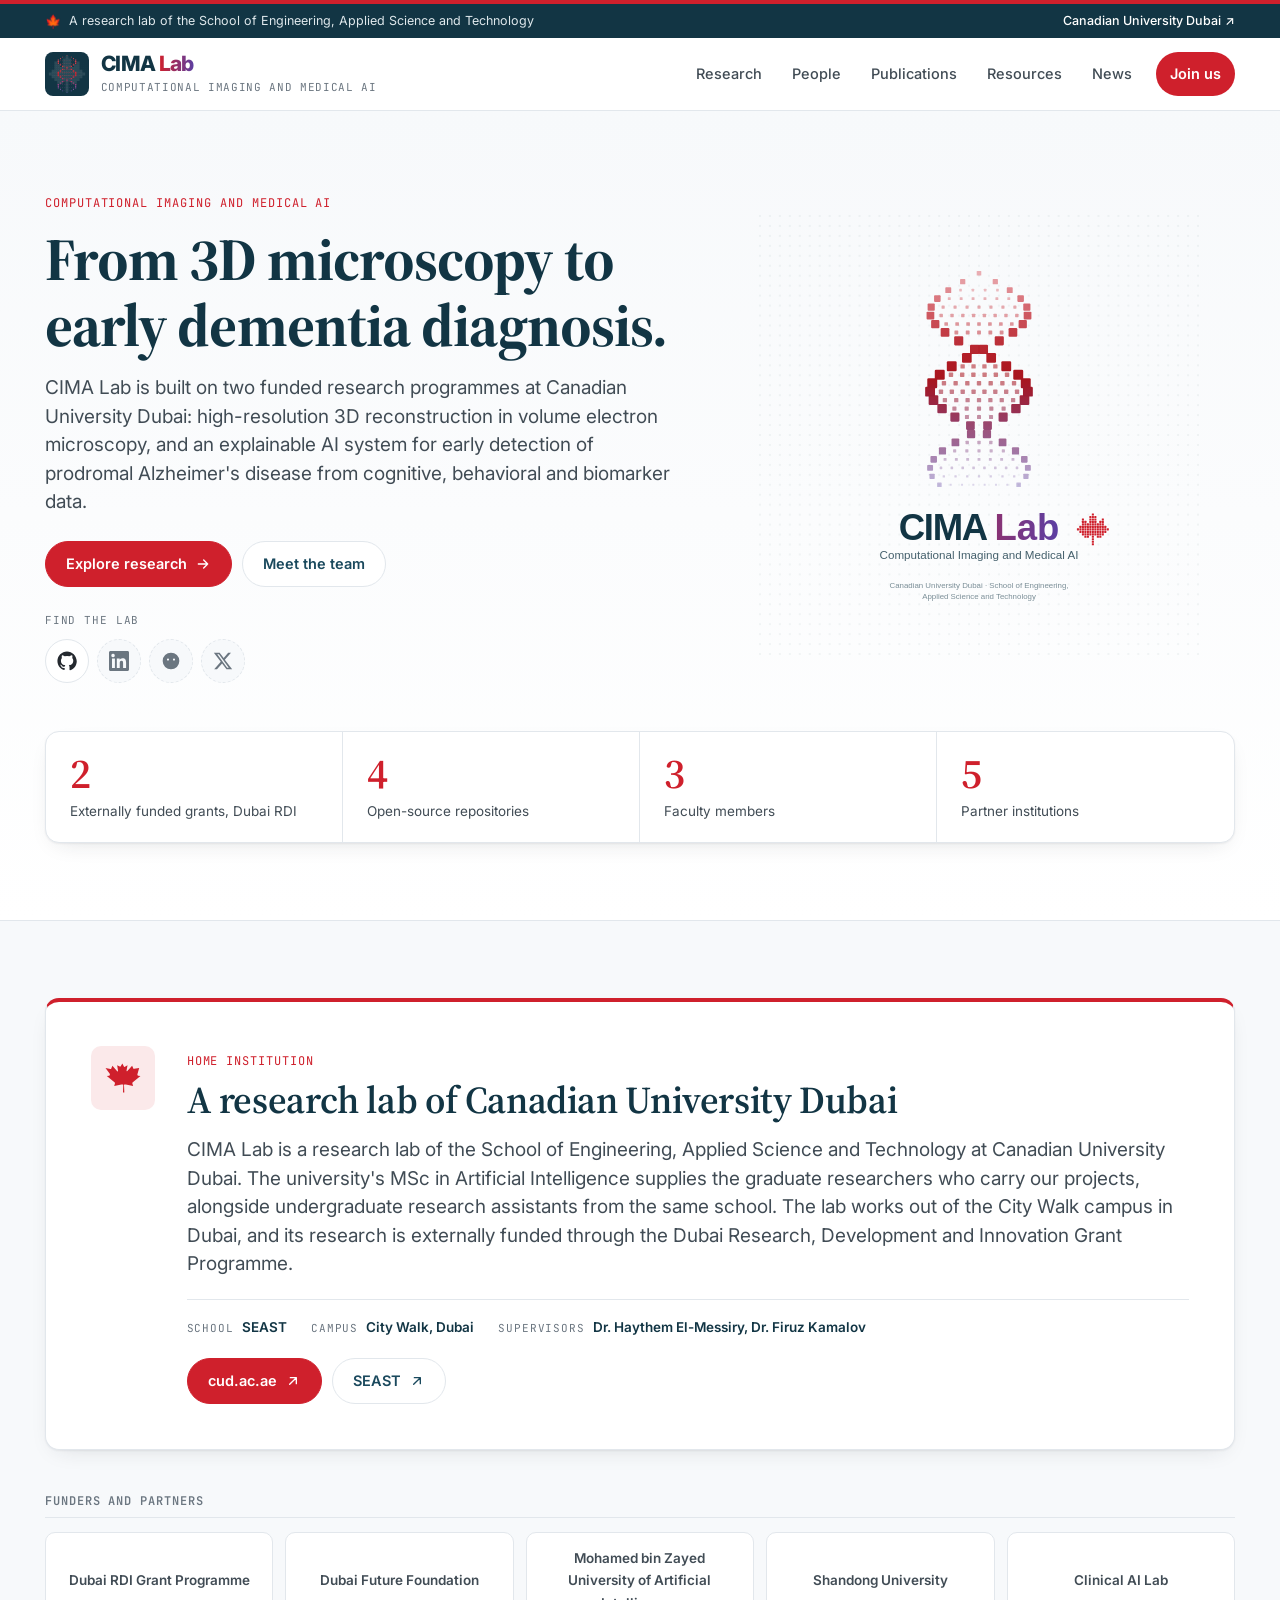
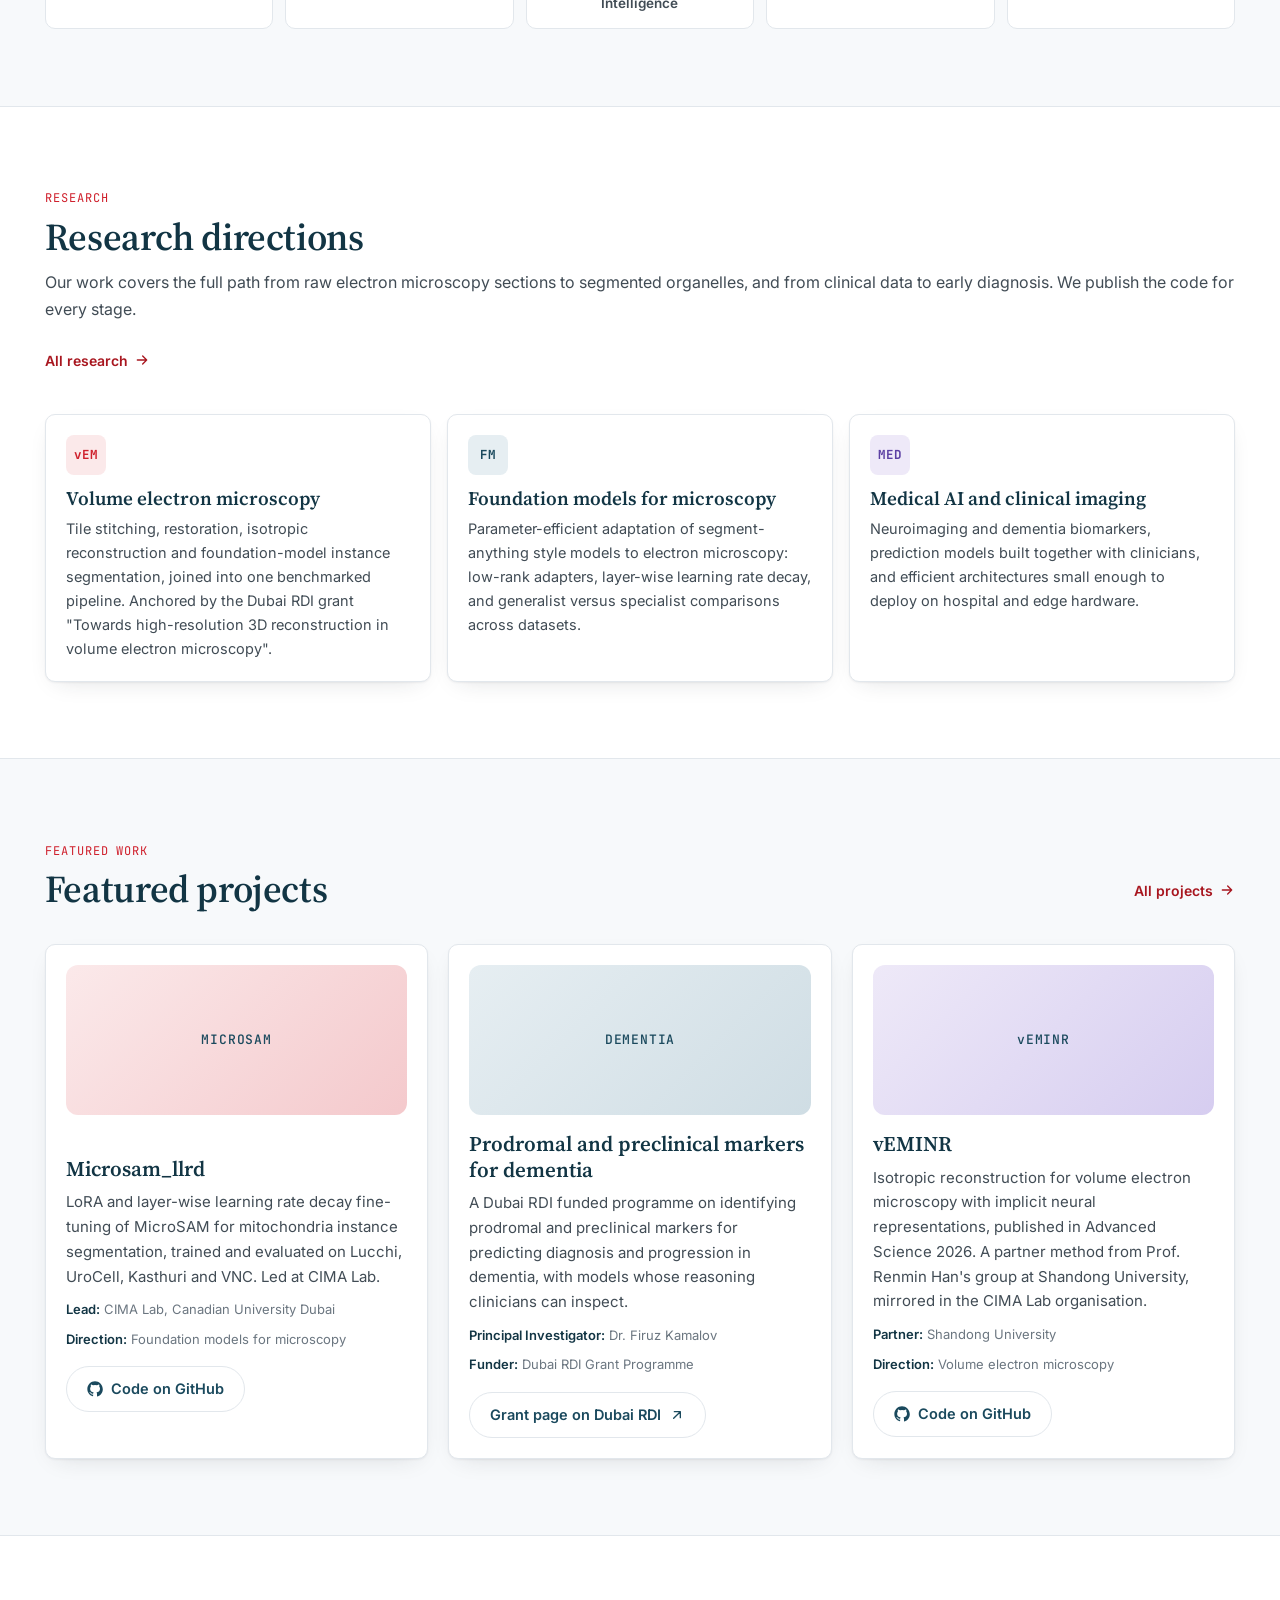
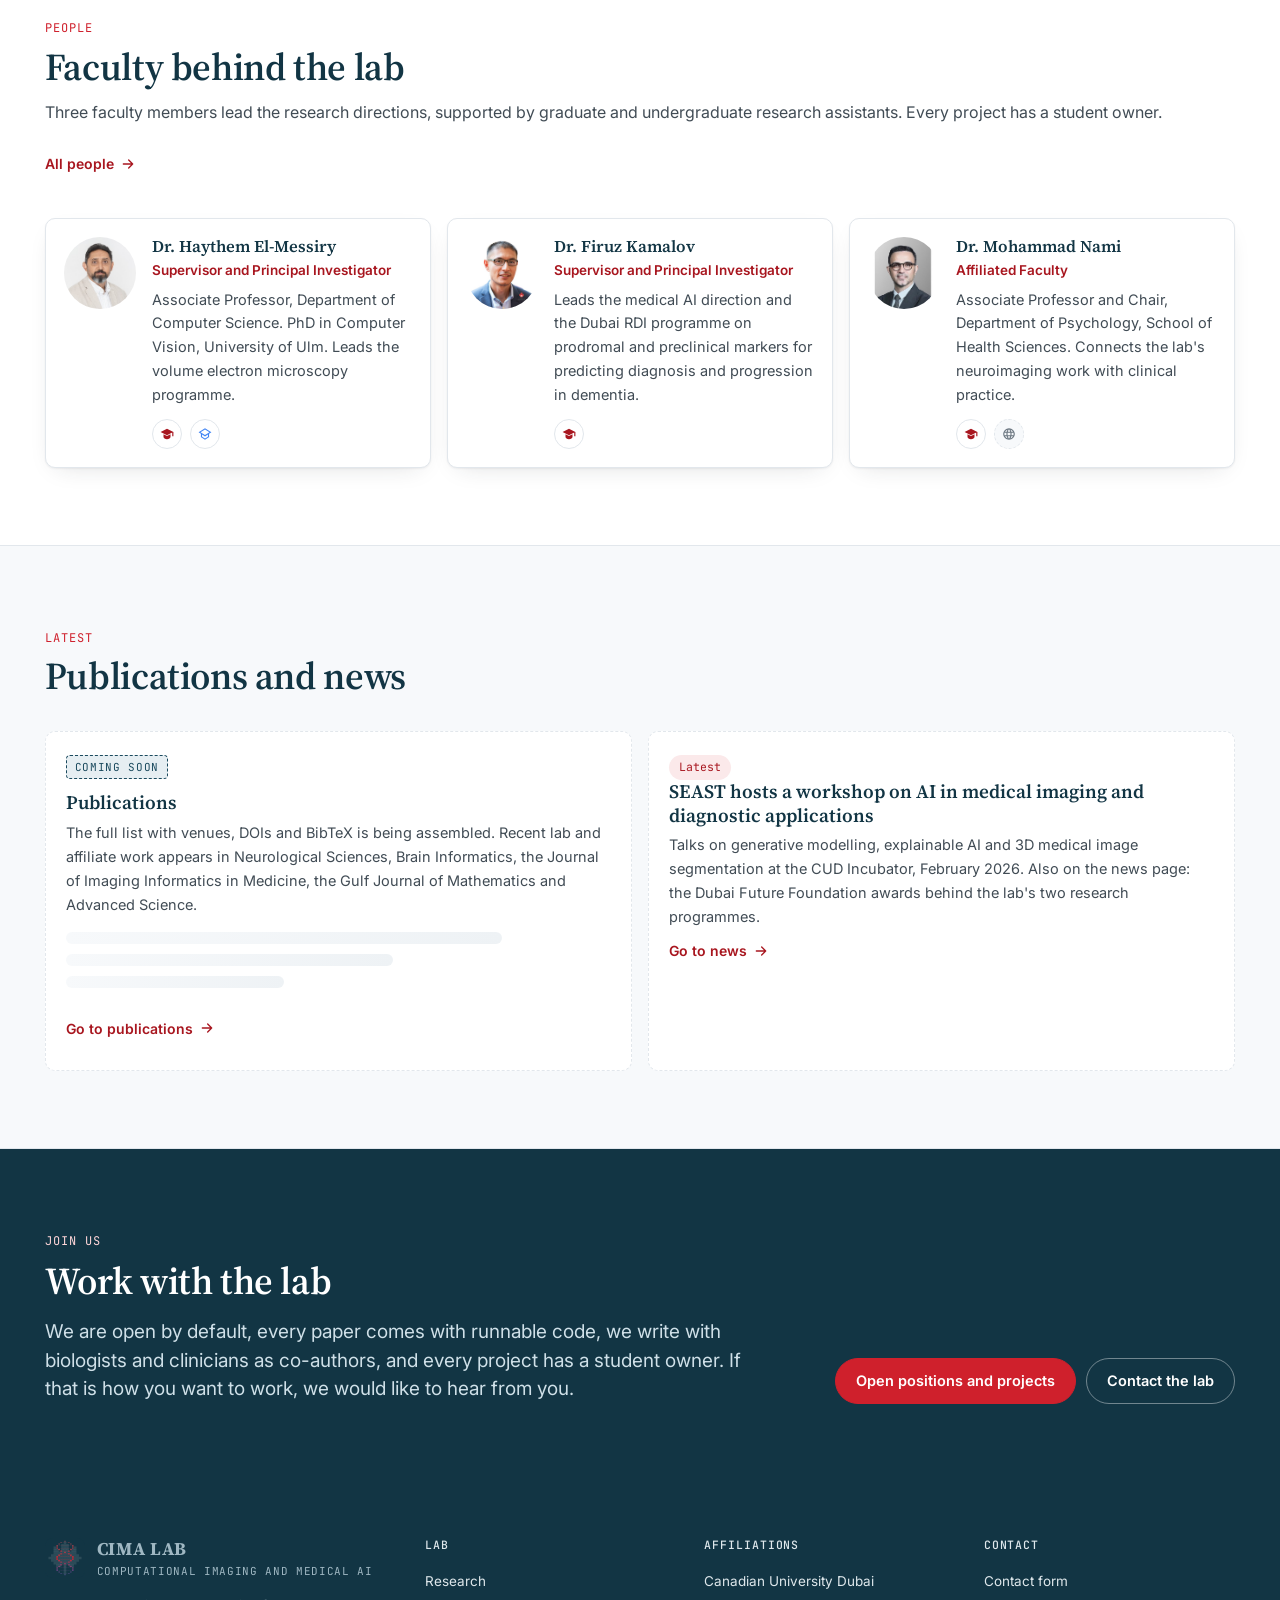
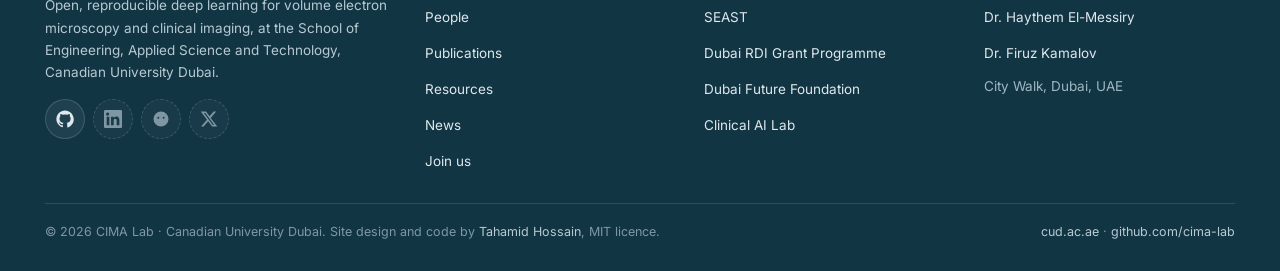
<file: index.html>
<!DOCTYPE html>
<html lang="en" class="no-js">
<head>
<meta charset="UTF-8">
<meta name="viewport" content="width=device-width, initial-scale=1.0">
<title>CIMA Lab · Computational Imaging and Medical AI · Canadian University Dubai</title>
<meta name="description" content="CIMA Lab at Canadian University Dubai builds open, reproducible deep learning for volume electron microscopy and clinical imaging.">
<meta name="theme-color" content="#CF202C">
<link rel="icon" type="image/svg+xml" href="assets/logo/logo-light.svg">
<link rel="apple-touch-icon" href="assets/logo/logo-light.svg">
<meta property="og:site_name" content="CIMA Lab">
<meta property="og:title" content="CIMA Lab · Computational Imaging and Medical AI">
<meta property="og:description" content="CIMA Lab at Canadian University Dubai builds open, reproducible deep learning for volume electron microscopy and clinical imaging.">
<meta property="og:type" content="website">
<meta property="og:image" content="assets/banner-cover/cover-light.svg">
<meta name="twitter:card" content="summary_large_image">
<link rel="preconnect" href="https://fonts.googleapis.com">
<link rel="preconnect" href="https://fonts.gstatic.com" crossorigin>
<link href="https://fonts.googleapis.com/css2?family=Inter:wght@400;500;600;700&family=Source+Serif+4:opsz,wght@8..60,400;8..60,600;8..60,700&family=JetBrains+Mono:wght@400;500&display=swap" rel="stylesheet">
<link rel="stylesheet" href="css/variables.css">
<link rel="stylesheet" href="css/theme.css">
<link rel="stylesheet" href="css/site.css">
<link rel="stylesheet" href="css/pages/home.css">
</head>
<body>
<a class="skip" href="#main">Skip to content</a>

<!-- University affiliation ribbon (sticky) -->
<div class="unibar" role="region" aria-label="University affiliation">
  <div class="wrap">
    <span><span class="leaf" aria-hidden="true">🍁</span><span class="long">A research lab of the School of Engineering, Applied Science and Technology</span><span class="short" style="display:none">Canadian University Dubai</span></span>
    <a href="https://www.cud.ac.ae" target="_blank" rel="noopener">Canadian University Dubai <span aria-hidden="true">↗</span></a>
  </div>
</div>

<!-- Site header (sticky) -->
<header class="site-header">
  <div class="wrap">
    <a class="logo" href="index.html" aria-label="CIMA Lab home">
      <img src="assets/logo/logo-dark.svg" alt="" width="44" height="44">
      <span><span class="lt"><span class="w1">CIMA</span> <span class="w2">Lab</span></span><span class="ls">Computational Imaging and Medical AI</span></span>
    </a>
    <button class="nav-toggle" aria-expanded="false" aria-controls="site-nav" aria-label="Toggle navigation">
      <svg class="ic-menu" viewBox="0 0 24 24" fill="none" stroke="currentColor" stroke-width="2" stroke-linecap="round"><path d="M4 7h16M4 12h16M4 17h16"/></svg>
      <svg class="ic-close" viewBox="0 0 24 24" fill="none" stroke="currentColor" stroke-width="2" stroke-linecap="round"><path d="M6 6l12 12M18 6L6 18"/></svg>
    </button>
    <nav class="nav" id="site-nav" aria-label="Primary">
      <a href="research/index.html">Research</a>
      <a href="people.html">People</a>
      <a href="publications.html">Publications</a>
      <a href="resources.html">Resources</a>
      <a href="news/index.html">News</a>
      <a class="cta" href="join.html">Join us</a>
    </nav>
  </div>
</header>

<main id="main">

  <!-- 1. Hero -->
  <section class="sec hero" aria-labelledby="hero-title">
    <div class="wrap">
      <div class="hero-grid">
        <div>
          <span class="k">Computational Imaging and Medical AI</span>
          <h1 id="hero-title">From 3D microscopy to early dementia diagnosis.</h1>
          <p class="lede">CIMA Lab is built on two funded research programmes at Canadian University Dubai: high-resolution 3D reconstruction in volume electron microscopy, and an explainable AI system for early detection of prodromal Alzheimer's disease from cognitive, behavioral and biomarker data.</p>
          <div class="btns">
            <a class="btn red" href="research/index.html">Explore research
              <svg viewBox="0 0 24 24" fill="none" stroke="currentColor" stroke-width="2" stroke-linecap="round" stroke-linejoin="round" aria-hidden="true"><path d="M5 12h14M13 6l6 6-6 6"/></svg>
            </a>
            <a class="btn" href="people.html">Meet the team</a>
          </div>
          <div class="hero-links">
            <p class="lbl" id="hero-links-label">Find the lab</p>
            <div class="soc lg" aria-labelledby="hero-links-label">
              <a data-net="github" href="https://github.com/cima-lab" target="_blank" rel="noopener" aria-label="CIMA Lab on GitHub"><svg viewBox="0 0 24 24" aria-hidden="true"><path d="M12 .5C5.7.5.5 5.7.5 12c0 5.1 3.3 9.4 7.9 10.9.6.1.8-.3.8-.6v-2c-3.2.7-3.9-1.4-3.9-1.4-.5-1.3-1.3-1.7-1.3-1.7-1-.7.1-.7.1-.7 1.2.1 1.8 1.2 1.8 1.2 1 1.8 2.8 1.3 3.4 1 .1-.8.4-1.3.7-1.6-2.6-.3-5.3-1.3-5.3-5.7 0-1.3.5-2.3 1.2-3.1-.1-.3-.5-1.5.1-3.1 0 0 1-.3 3.2 1.2a11 11 0 0 1 5.8 0c2.2-1.5 3.2-1.2 3.2-1.2.6 1.6.2 2.8.1 3.1.8.8 1.2 1.8 1.2 3.1 0 4.4-2.7 5.4-5.3 5.7.4.4.8 1.1.8 2.2v3.3c0 .3.2.7.8.6 4.6-1.5 7.9-5.8 7.9-10.9C23.5 5.7 18.3.5 12 .5z"/></svg></a>
              <span class="off" title="LinkedIn page coming soon" aria-label="LinkedIn (coming soon)"><svg viewBox="0 0 24 24" aria-hidden="true"><path d="M20.4 20.4h-3.5v-5.6c0-1.3 0-3-1.9-3s-2.1 1.4-2.1 2.9v5.7H9.4V9h3.4v1.6c.5-.9 1.6-1.9 3.4-1.9 3.6 0 4.3 2.4 4.3 5.5v6.2zM5.3 7.4a2.1 2.1 0 1 1 0-4.1 2.1 2.1 0 0 1 0 4.1zM7.1 20.4H3.6V9h3.5v11.4zM22.2 0H1.8C.8 0 0 .8 0 1.7v20.5c0 1 .8 1.8 1.8 1.8h20.4c1 0 1.8-.8 1.8-1.8V1.7c0-1-.8-1.7-1.8-1.7z"/></svg></span>
              <span class="off" title="Hugging Face organisation coming soon" aria-label="Hugging Face (coming soon)"><svg viewBox="0 0 24 24" aria-hidden="true"><path d="M12 2a10 10 0 1 0 0 20 10 10 0 0 0 0-20zm-3.6 7a1.3 1.3 0 1 1 0 2.6 1.3 1.3 0 0 1 0-2.6zm7.2 0a1.3 1.3 0 1 1 0 2.6 1.3 1.3 0 0 1 0-2.6zM7.4 13.2c1.2 1.6 2.8 2.4 4.6 2.4s3.4-.8 4.6-2.4c.3-.4-.1-.9-.5-.7-1.3.6-2.7.9-4.1.9s-2.8-.3-4.1-.9c-.4-.2-.8.3-.5.7z"/></svg></span>
              <span class="off" title="X account coming soon" aria-label="X (coming soon)"><svg viewBox="0 0 24 24" aria-hidden="true"><path d="M18.2 2h3.4l-7.4 8.5L23 22h-6.8l-5.3-7-6.1 7H1.4l7.9-9L1 2h7l4.8 6.4L18.2 2zm-1.2 18h1.9L7.1 3.9H5.1L17 20z"/></svg></span>
            </div>
          </div>
        </div>

        <img class="hero-art" src="assets/banner-square/banner-transparent.svg" alt="The CIMA Lab mark: a helix of small squares rising through a dotted grid, shading from CUD red into violet, above the CIMA Lab wordmark." width="640" height="640">
      </div>

      <div class="stats">
        <div><b>2</b><span>Externally funded grants, Dubai RDI</span></div>
        <div><b>4</b><span>Open-source repositories</span></div>
        <div><b>3</b><span>Faculty members</span></div>
        <div><b>5</b><span>Partner institutions</span></div>
      </div>
    </div>
  </section>

  <!-- 2. Home institution -->
  <section class="sec alt" aria-labelledby="home-title">
    <div class="wrap">
      <div class="panel cud" data-reveal>
        <div class="cud-mark" aria-hidden="true"><svg viewBox="-67 -47 139 116" aria-hidden="true"><path d="M 0,-45 l 6.5,12.1 c 0.7,1.4 2.1,1.2 3.5,0.5 L 20,-38 l -3.8,20.1 c -0.8,3.7 1.8,3.7 3.1,2.1 l 18.4,-20.6 4.8,11.2 c 0.6,1.3 1.6,1.1 2.9,0.8 L 65,-28 l -6.3,22.9 c -1.3,5.1 -0.8,6.5 3,7.2 l 8.3,1.5 -29.6,24 c -1.2,1.2 -2.4,2.4 -1.5,5.4 l 2.6,8.5 -28,-5.3 c -3.4,-0.6 -6.9,-1.2 -7.1,1.5 l 1.2,29.1 h -5.2 l 1.2,-29.1 c -0.2,-2.7 -3.7,-2.1 -7.1,-1.5 l -28,5.3 2.6,-8.5 c 0.9,-3 -0.3,-4.2 -1.5,-5.4 l -29.6,-24 8.3,-1.5 c 3.8,-0.7 4.3,-2.1 3,-7.2 L -65,-28 l 18.9,4 c 1.3,0.3 2.3,0.5 2.9,-0.8 l 4.8,-11.2 18.4,20.6 c 1.3,1.6 3.9,1.6 3.1,-2.1 L -20,-38 l 10,4.6 c 1.4,0.7 2.8,0.9 3.5,-0.5 z"/></svg></div>
        <div>
          <span class="k">Home institution</span>
          <h2 id="home-title">A research lab of Canadian University Dubai</h2>
          <p>CIMA Lab is a research lab of the School of Engineering, Applied Science and Technology at Canadian University Dubai. The university's MSc in Artificial Intelligence supplies the graduate researchers who carry our projects, alongside undergraduate research assistants from the same school. The lab works out of the City Walk campus in Dubai, and its research is externally funded through the Dubai Research, Development and Innovation Grant Programme.</p>
          <ul class="cud-facts">
            <li><span class="lbl">School</span><b>SEAST</b></li>
            <li><span class="lbl">Campus</span><b>City Walk, Dubai</b></li>
            <li><span class="lbl">Supervisors</span><b>Dr. Haythem El-Messiry, Dr. Firuz Kamalov</b></li>
          </ul>
          <div class="btns">
            <a class="btn red" href="https://www.cud.ac.ae" target="_blank" rel="noopener">cud.ac.ae <svg viewBox="0 0 24 24" fill="none" stroke="currentColor" stroke-width="2" stroke-linecap="round" stroke-linejoin="round" aria-hidden="true"><path d="M7 17 17 7M8 7h9v9"/></svg></a>
            <a class="btn" href="https://www.cud.ac.ae/academics/schools/school-engineering-applied-science-and-technology" target="_blank" rel="noopener">SEAST <svg viewBox="0 0 24 24" fill="none" stroke="currentColor" stroke-width="2" stroke-linecap="round" stroke-linejoin="round" aria-hidden="true"><path d="M7 17 17 7M8 7h9v9"/></svg></a>
          </div>
        </div>
      </div>

      <div class="funders">
        <h3 class="role-h" id="partners-title">Funders and partners</h3>
        <div class="partners" aria-labelledby="partners-title">
          <a href="https://dubairdi.ae" target="_blank" rel="noopener">Dubai RDI Grant Programme</a>
          <a href="https://www.dubaifuture.ae" target="_blank" rel="noopener">Dubai Future Foundation</a>
          <a href="https://mbzuai.ac.ae" target="_blank" rel="noopener">Mohamed bin Zayed University of Artificial Intelligence</a>
          <a href="https://en.sdu.edu.cn" target="_blank" rel="noopener">Shandong University</a>
          <a href="https://clinicalailab.com" target="_blank" rel="noopener">Clinical AI Lab</a>
        </div>
      </div>
    </div>
  </section>

  <!-- 3. Research directions -->
  <section class="sec" aria-labelledby="research-title">
    <div class="wrap">
      <div class="sh">
        <div>
          <span class="k">Research</span>
          <h2 id="research-title">Research directions</h2>
          <p>Our work covers the full path from raw electron microscopy sections to segmented organelles, and from clinical data to early diagnosis. We publish the code for every stage.</p>
        </div>
        <a class="more" href="research/index.html">All research
          <svg viewBox="0 0 24 24" fill="none" stroke="currentColor" stroke-width="2" stroke-linecap="round" stroke-linejoin="round" aria-hidden="true"><path d="M5 12h14M13 6l6 6-6 6"/></svg>
        </a>
      </div>
      <div class="grid g3">
        <article class="card hover" data-reveal>
          <div class="ico" aria-hidden="true">vEM</div>
          <h3>Volume electron microscopy</h3>
          <p>Tile stitching, restoration, isotropic reconstruction and foundation-model instance segmentation, joined into one benchmarked pipeline. Anchored by the Dubai RDI grant "Towards high-resolution 3D reconstruction in volume electron microscopy".</p>
        </article>
        <article class="card hover" data-reveal>
          <div class="ico navy" aria-hidden="true">FM</div>
          <h3>Foundation models for microscopy</h3>
          <p>Parameter-efficient adaptation of segment-anything style models to electron microscopy: low-rank adapters, layer-wise learning rate decay, and generalist versus specialist comparisons across datasets.</p>
        </article>
        <article class="card hover" data-reveal>
          <div class="ico violet" aria-hidden="true">MED</div>
          <h3>Medical AI and clinical imaging</h3>
          <p>Neuroimaging and dementia biomarkers, prediction models built together with clinicians, and efficient architectures small enough to deploy on hospital and edge hardware.</p>
        </article>
      </div>
    </div>
  </section>

  <!-- 4. Featured work -->
  <section class="sec alt" aria-labelledby="featured-title">
    <div class="wrap">
      <div class="sh">
        <div>
          <span class="k">Featured work</span>
          <h2 id="featured-title">Featured projects</h2>
        </div>
        <a class="more" href="research/index.html">All projects
          <svg viewBox="0 0 24 24" fill="none" stroke="currentColor" stroke-width="2" stroke-linecap="round" stroke-linejoin="round" aria-hidden="true"><path d="M5 12h14M13 6l6 6-6 6"/></svg>
        </a>
      </div>
      <div class="grid featured">

        <article class="hcard compact" data-reveal>
          <div class="media red" aria-hidden="true"><span class="glyph">MICROSAM</span></div>
          <div>
            <h3>Microsam_llrd</h3>
            <p>LoRA and layer-wise learning rate decay fine-tuning of MicroSAM for mitochondria instance segmentation, trained and evaluated on Lucchi, UroCell, Kasthuri and VNC. Led at CIMA Lab.</p>
            <div class="meta"><span><b>Lead:</b> CIMA Lab, Canadian University Dubai</span><span><b>Direction:</b> Foundation models for microscopy</span></div>
            <div class="actions">
              <a class="btn" href="https://github.com/cima-lab/Microsam_llrd" target="_blank" rel="noopener">
                <svg viewBox="0 0 24 24" fill="currentColor" aria-hidden="true"><path d="M12 .5C5.7.5.5 5.7.5 12c0 5.1 3.3 9.4 7.9 10.9.6.1.8-.3.8-.6v-2c-3.2.7-3.9-1.4-3.9-1.4-.5-1.3-1.3-1.7-1.3-1.7-1-.7.1-.7.1-.7 1.2.1 1.8 1.2 1.8 1.2 1 1.8 2.8 1.3 3.4 1 .1-.8.4-1.3.7-1.6-2.6-.3-5.3-1.3-5.3-5.7 0-1.3.5-2.3 1.2-3.1-.1-.3-.5-1.5.1-3.1 0 0 1-.3 3.2 1.2a11 11 0 0 1 5.8 0c2.2-1.5 3.2-1.2 3.2-1.2.6 1.6.2 2.8.1 3.1.8.8 1.2 1.8 1.2 3.1 0 4.4-2.7 5.4-5.3 5.7.4.4.8 1.1.8 2.2v3.3c0 .3.2.7.8.6 4.6-1.5 7.9-5.8 7.9-10.9C23.5 5.7 18.3.5 12 .5z"/></svg>
                Code on GitHub
              </a>
            </div>
          </div>
        </article>

        <article class="hcard compact" data-reveal>
          <div class="media" aria-hidden="true"><span class="glyph">DEMENTIA</span></div>
          <div>
            <h3>Prodromal and preclinical markers for dementia</h3>
            <p>A Dubai RDI funded programme on identifying prodromal and preclinical markers for predicting diagnosis and progression in dementia, with models whose reasoning clinicians can inspect.</p>
            <div class="meta"><span><b>Principal Investigator:</b> Dr. Firuz Kamalov</span><span><b>Funder:</b> Dubai RDI Grant Programme</span></div>
            <div class="actions">
              <a class="btn" href="https://dubairdi.ae/grant-initiatives-identifying-prodromal-and-preclinical-markers-for-predicting-diagnosis-and-progression-in-dementia-2" target="_blank" rel="noopener">
                Grant page on Dubai RDI
                <svg viewBox="0 0 24 24" fill="none" stroke="currentColor" stroke-width="2" stroke-linecap="round" stroke-linejoin="round" aria-hidden="true"><path d="M7 17 17 7M8 7h9v9"/></svg>
              </a>
            </div>
          </div>
        </article>

        <article class="hcard compact" data-reveal>
          <div class="media violet" aria-hidden="true"><span class="glyph">vEMINR</span></div>
          <div>
            <h3>vEMINR</h3>
            <p>Isotropic reconstruction for volume electron microscopy with implicit neural representations, published in Advanced Science 2026. A partner method from Prof. Renmin Han's group at Shandong University, mirrored in the CIMA Lab organisation.</p>
            <div class="meta"><span><b>Partner:</b> Shandong University</span><span><b>Direction:</b> Volume electron microscopy</span></div>
            <div class="actions">
              <a class="btn" href="https://github.com/cima-lab/vEMINR" target="_blank" rel="noopener">
                <svg viewBox="0 0 24 24" fill="currentColor" aria-hidden="true"><path d="M12 .5C5.7.5.5 5.7.5 12c0 5.1 3.3 9.4 7.9 10.9.6.1.8-.3.8-.6v-2c-3.2.7-3.9-1.4-3.9-1.4-.5-1.3-1.3-1.7-1.3-1.7-1-.7.1-.7.1-.7 1.2.1 1.8 1.2 1.8 1.2 1 1.8 2.8 1.3 3.4 1 .1-.8.4-1.3.7-1.6-2.6-.3-5.3-1.3-5.3-5.7 0-1.3.5-2.3 1.2-3.1-.1-.3-.5-1.5.1-3.1 0 0 1-.3 3.2 1.2a11 11 0 0 1 5.8 0c2.2-1.5 3.2-1.2 3.2-1.2.6 1.6.2 2.8.1 3.1.8.8 1.2 1.8 1.2 3.1 0 4.4-2.7 5.4-5.3 5.7.4.4.8 1.1.8 2.2v3.3c0 .3.2.7.8.6 4.6-1.5 7.9-5.8 7.9-10.9C23.5 5.7 18.3.5 12 .5z"/></svg>
                Code on GitHub
              </a>
            </div>
          </div>
        </article>

      </div>
    </div>
  </section>

  <!-- 5. People preview -->
  <section class="sec" aria-labelledby="people-title">
    <div class="wrap">
      <div class="sh">
        <div>
          <span class="k">People</span>
          <h2 id="people-title">Faculty behind the lab</h2>
          <p>Three faculty members lead the research directions, supported by graduate and undergraduate research assistants. Every project has a student owner.</p>
        </div>
        <a class="more" href="people.html">All people
          <svg viewBox="0 0 24 24" fill="none" stroke="currentColor" stroke-width="2" stroke-linecap="round" stroke-linejoin="round" aria-hidden="true"><path d="M5 12h14M13 6l6 6-6 6"/></svg>
        </a>
      </div>
      <div class="grid g3">

        <article class="person" data-reveal>
          <img class="av" src="assets/people/haythem-el-messiry.jpg" alt="Dr. Haythem El-Messiry" width="72" height="72">
          <div>
            <h3>Dr. Haythem El-Messiry</h3>
            <p class="t">Supervisor and Principal Investigator</p>
            <p>Associate Professor, Department of Computer Science. PhD in Computer Vision, University of Ulm. Leads the volume electron microscopy programme.</p>
            <div class="soc sm">
              <a data-net="cud" href="https://www.cud.ac.ae/personnel/dr-haytham-el-messiry" target="_blank" rel="noopener" aria-label="Dr. Haythem El-Messiry, university profile"><svg viewBox="0 0 24 24" aria-hidden="true"><path d="M12 3 1 8.5l11 5.5 9-4.5V16h2V8.5L12 3zm-6 9.6V17c0 1.7 2.7 4 6 4s6-2.3 6-4v-4.4l-6 3-6-3z"/></svg></a>
              <a data-net="scholar" href="https://scholar.google.com/citations?view_op=view_citation&amp;hl=en&amp;user=DuK-U6oAAAAJ&amp;citation_for_view=DuK-U6oAAAAJ:4TOpqqG69KYC" target="_blank" rel="noopener" aria-label="Dr. Haythem El-Messiry on Google Scholar"><svg viewBox="0 0 24 24" aria-hidden="true"><path d="M12 2 1 9l4 2.6V17c0 .3.2.6.4.7L12 22l6.6-4.3c.2-.1.4-.4.4-.7v-5.4L23 9 12 2zm0 2.4L19.6 9 12 13.9 4.4 9 12 4.4zM7 12.9l5 3.2 5-3.2v3.6l-5 3.2-5-3.2v-3.6z"/></svg></a>
            </div>
          </div>
        </article>

        <article class="person" data-reveal>
          <img class="av" src="assets/people/firuz-kamalov.jpg" alt="Dr. Firuz Kamalov" width="72" height="72">
          <div>
            <h3>Dr. Firuz Kamalov</h3>
            <p class="t">Supervisor and Principal Investigator</p>
            <p>Leads the medical AI direction and the Dubai RDI programme on prodromal and preclinical markers for predicting diagnosis and progression in dementia.</p>
            <div class="soc sm">
              <a data-net="cud" href="https://www.cud.ac.ae/personnel/dr-firuz-kamalov" target="_blank" rel="noopener" aria-label="Dr. Firuz Kamalov, university profile"><svg viewBox="0 0 24 24" aria-hidden="true"><path d="M12 3 1 8.5l11 5.5 9-4.5V16h2V8.5L12 3zm-6 9.6V17c0 1.7 2.7 4 6 4s6-2.3 6-4v-4.4l-6 3-6-3z"/></svg></a>
            </div>
          </div>
        </article>

        <article class="person" data-reveal>
          <img class="av" src="assets/people/mohammad-nami.jpg" alt="Dr. Mohammad Nami" width="72" height="72">
          <div>
            <h3>Dr. Mohammad Nami</h3>
            <p class="t">Affiliated Faculty</p>
            <p>Associate Professor and Chair, Department of Psychology, School of Health Sciences. Connects the lab's neuroimaging work with clinical practice.</p>
            <div class="soc sm">
              <a data-net="cud" href="https://www.cud.ac.ae/personnel/dr-mohammad-nami" target="_blank" rel="noopener" aria-label="Dr. Mohammad Nami, university profile"><svg viewBox="0 0 24 24" aria-hidden="true"><path d="M12 3 1 8.5l11 5.5 9-4.5V16h2V8.5L12 3zm-6 9.6V17c0 1.7 2.7 4 6 4s6-2.3 6-4v-4.4l-6 3-6-3z"/></svg></a>
              <span class="off" title="Personal website not yet listed" aria-label="Website (not available)"><svg viewBox="0 0 24 24" aria-hidden="true"><path d="M12 2a10 10 0 1 0 0 20 10 10 0 0 0 0-20zm6.9 6h-3a15 15 0 0 0-1.3-3.5A8 8 0 0 1 18.9 8zM12 4c.9 1.2 1.6 2.6 2 4h-4c.4-1.4 1.1-2.8 2-4zM4.3 14a8 8 0 0 1 0-4h3.4a17 17 0 0 0 0 4H4.3zm.8 2h3a15 15 0 0 0 1.3 3.5A8 8 0 0 1 5.1 16zm3-8h-3a8 8 0 0 1 4.3-3.5A15 15 0 0 0 8.1 8zM12 20c-.9-1.2-1.6-2.6-2-4h4c-.4 1.4-1.1 2.8-2 4zm2.4-6H9.6a15 15 0 0 1 0-4h4.8a15 15 0 0 1 0 4zm.3 5.5A15 15 0 0 0 16 16h3a8 8 0 0 1-4.3 3.5zM16.3 14a17 17 0 0 0 0-4h3.4a8 8 0 0 1 0 4h-3.4z"/></svg></span>
            </div>
          </div>
        </article>

      </div>
    </div>
  </section>

  <!-- 6. Latest -->
  <section class="sec alt" aria-labelledby="latest-title">
    <div class="wrap">
      <div class="sh">
        <div>
          <span class="k">Latest</span>
          <h2 id="latest-title">Publications and news</h2>
        </div>
      </div>
      <div class="grid g2">

        <article class="soon-card" data-reveal>
          <span class="badge-soon">Coming soon</span>
          <h3>Publications</h3>
          <p>The full list with venues, DOIs and BibTeX is being assembled. Recent lab and affiliate work appears in Neurological Sciences, Brain Informatics, the Journal of Imaging Informatics in Medicine, the Gulf Journal of Mathematics and Advanced Science.</p>
          <div class="lines" aria-hidden="true">
            <div class="skeleton line w80"></div>
            <div class="skeleton line w60"></div>
            <div class="skeleton line w40"></div>
          </div>
          <a class="more" href="publications.html">Go to publications
            <svg viewBox="0 0 24 24" fill="none" stroke="currentColor" stroke-width="2" stroke-linecap="round" stroke-linejoin="round" aria-hidden="true"><path d="M5 12h14M13 6l6 6-6 6"/></svg>
          </a>
        </article>

        <article class="soon-card" data-reveal>
          <span class="pill red">Latest</span>
          <h3><a href="news/seast-ai-medical-imaging-workshop.html">SEAST hosts a workshop on AI in medical imaging and diagnostic applications</a></h3>
          <p>Talks on generative modelling, explainable AI and 3D medical image segmentation at the CUD Incubator, February 2026. Also on the news page: the Dubai Future Foundation awards behind the lab's two research programmes.</p>
          <a class="more" href="news/index.html">Go to news
            <svg viewBox="0 0 24 24" fill="none" stroke="currentColor" stroke-width="2" stroke-linecap="round" stroke-linejoin="round" aria-hidden="true"><path d="M5 12h14M13 6l6 6-6 6"/></svg>
          </a>
        </article>

      </div>
    </div>
  </section>

  <!-- 7. Join us -->
  <section class="sec join" aria-labelledby="join-title">
    <div class="wrap">
      <div>
        <span class="k">Join us</span>
        <h2 id="join-title">Work with the lab</h2>
        <p>We are open by default, every paper comes with runnable code, we write with biologists and clinicians as co-authors, and every project has a student owner. If that is how you want to work, we would like to hear from you.</p>
      </div>
      <div class="btns">
        <a class="btn red" href="join.html">Open positions and projects</a>
        <a class="btn on-dark" href="join.html#contact">Contact the lab</a>
      </div>
    </div>
  </section>

</main>

<!-- Footer -->
<footer class="site-footer">
  <div class="wrap">
    <div class="top">
      <div>
        <a class="fbrand" href="index.html"><img src="assets/logo/logo-dark.svg" alt="" width="40" height="40"><span><b>CIMA Lab</b><span>Computational Imaging and Medical AI</span></span></a>
        <p>Open, reproducible deep learning for volume electron microscopy and clinical imaging, at the School of Engineering, Applied Science and Technology, Canadian University Dubai.</p>
        <div class="soc" style="margin-top:16px">
          <a data-net="github" href="https://github.com/cima-lab" target="_blank" rel="noopener" aria-label="GitHub"><svg viewBox="0 0 24 24" aria-hidden="true"><path d="M12 .5C5.7.5.5 5.7.5 12c0 5.1 3.3 9.4 7.9 10.9.6.1.8-.3.8-.6v-2c-3.2.7-3.9-1.4-3.9-1.4-.5-1.3-1.3-1.7-1.3-1.7-1-.7.1-.7.1-.7 1.2.1 1.8 1.2 1.8 1.2 1 1.8 2.8 1.3 3.4 1 .1-.8.4-1.3.7-1.6-2.6-.3-5.3-1.3-5.3-5.7 0-1.3.5-2.3 1.2-3.1-.1-.3-.5-1.5.1-3.1 0 0 1-.3 3.2 1.2a11 11 0 0 1 5.8 0c2.2-1.5 3.2-1.2 3.2-1.2.6 1.6.2 2.8.1 3.1.8.8 1.2 1.8 1.2 3.1 0 4.4-2.7 5.4-5.3 5.7.4.4.8 1.1.8 2.2v3.3c0 .3.2.7.8.6 4.6-1.5 7.9-5.8 7.9-10.9C23.5 5.7 18.3.5 12 .5z"/></svg></a>
          <span class="off" title="LinkedIn page coming soon" aria-label="LinkedIn (coming soon)"><svg viewBox="0 0 24 24" aria-hidden="true"><path d="M20.4 20.4h-3.5v-5.6c0-1.3 0-3-1.9-3s-2.1 1.4-2.1 2.9v5.7H9.4V9h3.4v1.6c.5-.9 1.6-1.9 3.4-1.9 3.6 0 4.3 2.4 4.3 5.5v6.2zM5.3 7.4a2.1 2.1 0 1 1 0-4.1 2.1 2.1 0 0 1 0 4.1zM7.1 20.4H3.6V9h3.5v11.4zM22.2 0H1.8C.8 0 0 .8 0 1.7v20.5c0 1 .8 1.8 1.8 1.8h20.4c1 0 1.8-.8 1.8-1.8V1.7c0-1-.8-1.7-1.8-1.7z"/></svg></span>
          <span class="off" title="Hugging Face organisation coming soon" aria-label="Hugging Face (coming soon)"><svg viewBox="0 0 24 24" aria-hidden="true"><path d="M12 2a10 10 0 1 0 0 20 10 10 0 0 0 0-20zm-3.6 7a1.3 1.3 0 1 1 0 2.6 1.3 1.3 0 0 1 0-2.6zm7.2 0a1.3 1.3 0 1 1 0 2.6 1.3 1.3 0 0 1 0-2.6zM7.4 13.2c1.2 1.6 2.8 2.4 4.6 2.4s3.4-.8 4.6-2.4c.3-.4-.1-.9-.5-.7-1.3.6-2.7.9-4.1.9s-2.8-.3-4.1-.9c-.4-.2-.8.3-.5.7z"/></svg></span>
          <span class="off" title="X account coming soon" aria-label="X (coming soon)"><svg viewBox="0 0 24 24" aria-hidden="true"><path d="M18.2 2h3.4l-7.4 8.5L23 22h-6.8l-5.3-7-6.1 7H1.4l7.9-9L1 2h7l4.8 6.4L18.2 2zm-1.2 18h1.9L7.1 3.9H5.1L17 20z"/></svg></span>
        </div>
      </div>
      <div>
        <h4>Lab</h4>
        <ul>
          <li><a href="research/index.html">Research</a></li>
          <li><a href="people.html">People</a></li>
          <li><a href="publications.html">Publications</a></li>
          <li><a href="resources.html">Resources</a></li>
          <li><a href="news/index.html">News</a></li>
          <li><a href="join.html">Join us</a></li>
        </ul>
      </div>
      <div>
        <h4>Affiliations</h4>
        <ul>
          <li><a href="https://www.cud.ac.ae" target="_blank" rel="noopener">Canadian University Dubai</a></li>
          <li><a href="https://www.cud.ac.ae/academics/schools/school-engineering-applied-science-and-technology" target="_blank" rel="noopener">SEAST</a></li>
          <li><a href="https://dubairdi.ae" target="_blank" rel="noopener">Dubai RDI Grant Programme</a></li>
          <li><a href="https://www.dubaifuture.ae" target="_blank" rel="noopener">Dubai Future Foundation</a></li>
          <li><a href="https://clinicalailab.com" target="_blank" rel="noopener">Clinical AI Lab</a></li>
        </ul>
      </div>
      <div>
        <h4>Contact</h4>
        <ul>
          <li><a href="join.html#contact">Contact form</a></li>
          <li><a href="https://www.cud.ac.ae/personnel/dr-haytham-el-messiry" target="_blank" rel="noopener">Dr. Haythem El-Messiry</a></li>
          <li><a href="https://www.cud.ac.ae/personnel/dr-firuz-kamalov" target="_blank" rel="noopener">Dr. Firuz Kamalov</a></li>
          <li>City Walk, Dubai, UAE</li>
        </ul>
      </div>
    </div>
    <div class="bottom">
      <span>© 2026 CIMA Lab · Canadian University Dubai. Site design and code by <a href="https://github.com/thtahamid" target="_blank" rel="noopener">Tahamid Hossain</a>, MIT licence.</span>
      <span><a href="https://www.cud.ac.ae" target="_blank" rel="noopener">cud.ac.ae</a> · <a href="https://github.com/cima-lab" target="_blank" rel="noopener">github.com/cima-lab</a></span>
    </div>
  </div>
</footer>

<script src="js/site.js" defer></script>
</body>
</html>
</file>
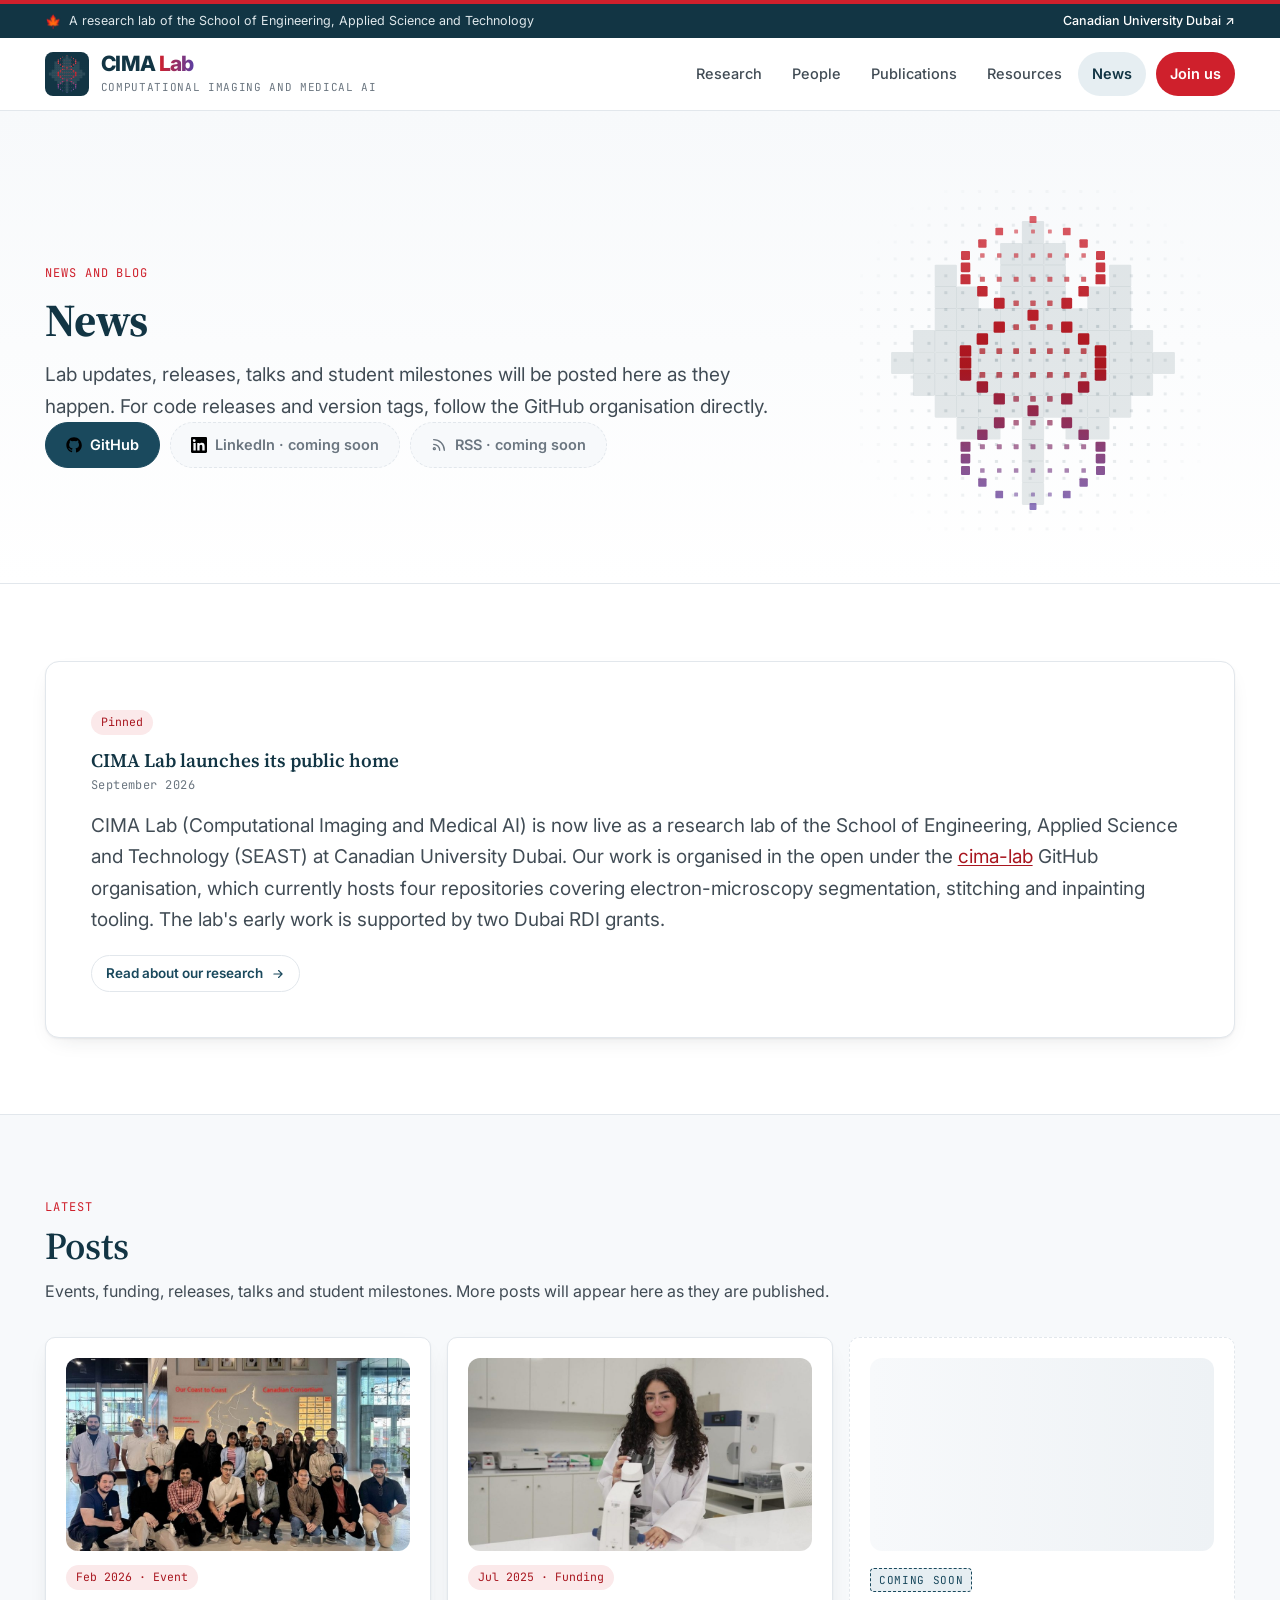
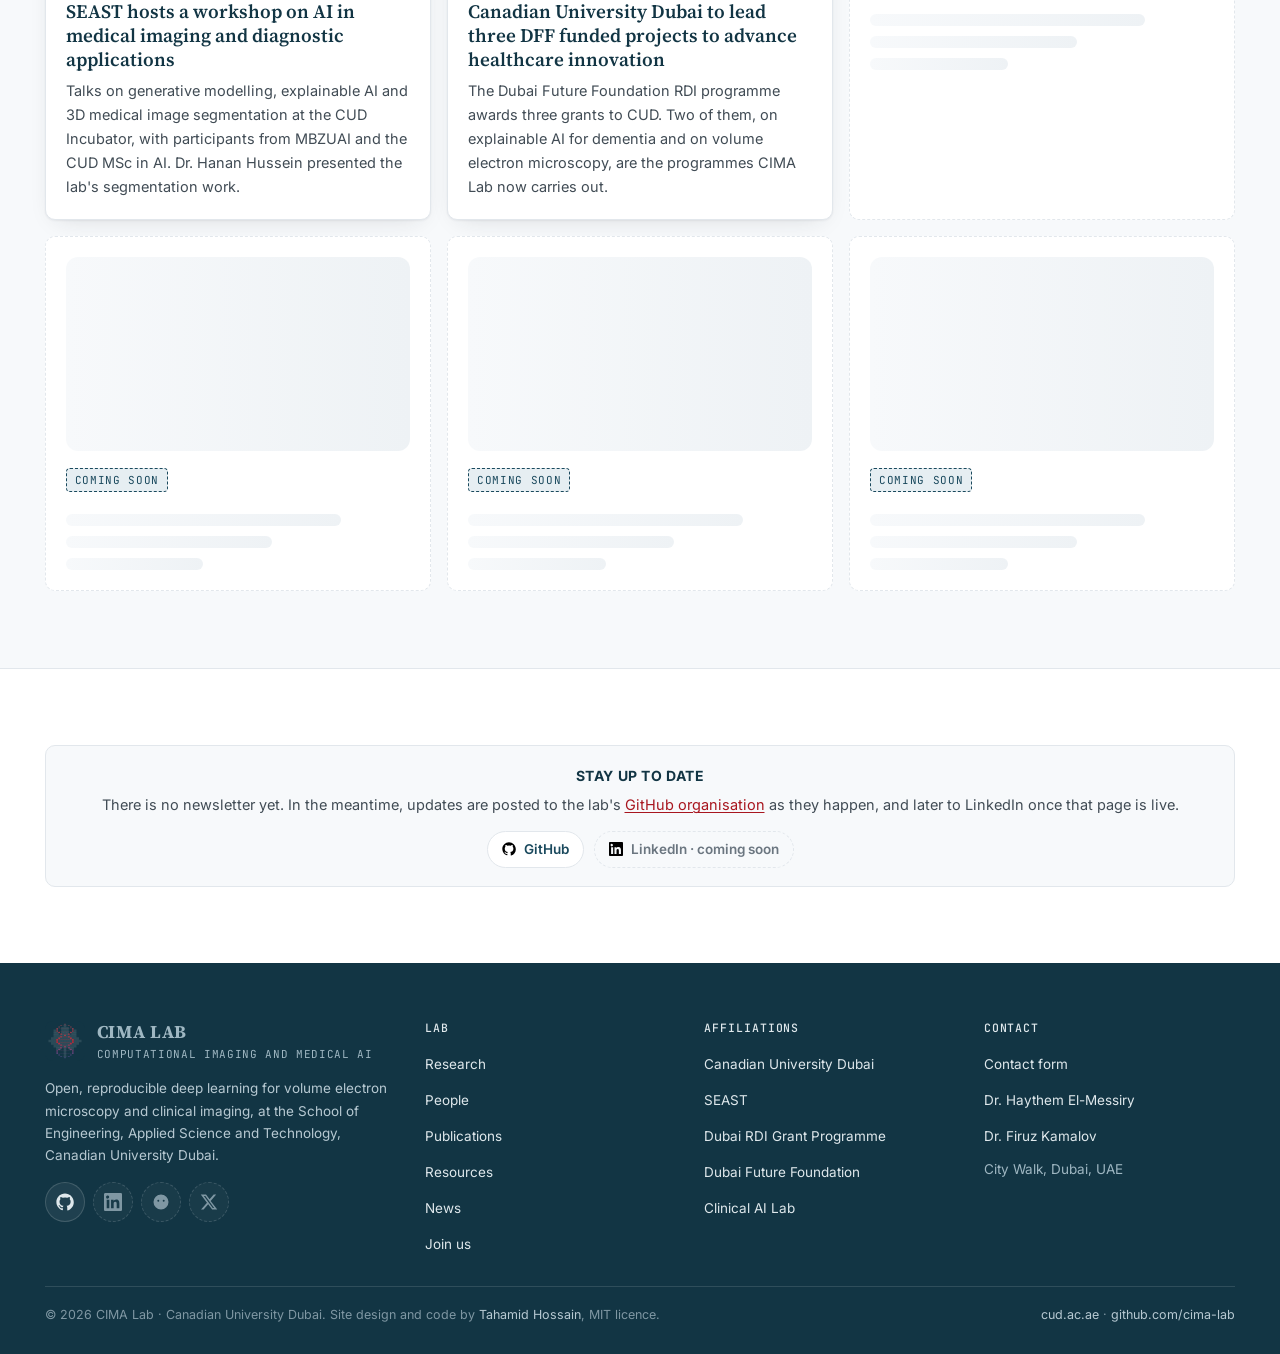
<file: news/index.html>
<!DOCTYPE html>
<html lang="en" class="no-js">
<head>
<meta charset="UTF-8">
<meta name="viewport" content="width=device-width, initial-scale=1.0">
<title>News · CIMA Lab · Computational Imaging and Medical AI</title>
<meta name="description" content="Lab updates, releases, talks and student milestones from CIMA Lab, Canadian University Dubai.">
<meta name="theme-color" content="#CF202C">
<link rel="icon" type="image/svg+xml" href="../assets/logo/logo-light.svg">
<link rel="apple-touch-icon" href="../assets/logo/logo-light.svg">
<meta property="og:site_name" content="CIMA Lab">
<meta property="og:title" content="News · CIMA Lab">
<meta property="og:description" content="Lab updates, releases, talks and student milestones from CIMA Lab, Canadian University Dubai.">
<meta property="og:type" content="website">
<meta property="og:image" content="../assets/banner-cover/cover-light.svg">
<meta name="twitter:card" content="summary_large_image">
<link rel="preconnect" href="https://fonts.googleapis.com">
<link rel="preconnect" href="https://fonts.gstatic.com" crossorigin>
<link href="https://fonts.googleapis.com/css2?family=Inter:wght@400;500;600;700&family=Source+Serif+4:opsz,wght@8..60,400;8..60,600;8..60,700&family=JetBrains+Mono:wght@400;500&display=swap" rel="stylesheet">
<link rel="stylesheet" href="../css/variables.css">
<link rel="stylesheet" href="../css/theme.css">
<link rel="stylesheet" href="../css/site.css">
<link rel="stylesheet" href="../css/pages/news.css">
</head>
<body>
<a class="skip" href="#main">Skip to content</a>

<!-- University affiliation ribbon (sticky) -->
<div class="unibar" role="region" aria-label="University affiliation">
  <div class="wrap">
    <span><span class="leaf" aria-hidden="true">🍁</span><span class="long">A research lab of the School of Engineering, Applied Science and Technology</span><span class="short" style="display:none">Canadian University Dubai</span></span>
    <a href="https://www.cud.ac.ae" target="_blank" rel="noopener">Canadian University Dubai <span aria-hidden="true">↗</span></a>
  </div>
</div>

<!-- Site header (sticky) -->
<header class="site-header">
  <div class="wrap">
    <a class="logo" href="../index.html" aria-label="CIMA Lab home">
      <img src="../assets/logo/logo-dark.svg" alt="" width="44" height="44">
      <span><span class="lt"><span class="w1">CIMA</span> <span class="w2">Lab</span></span><span class="ls">Computational Imaging and Medical AI</span></span>
    </a>
    <button class="nav-toggle" aria-expanded="false" aria-controls="site-nav" aria-label="Toggle navigation">
      <svg class="ic-menu" viewBox="0 0 24 24" fill="none" stroke="currentColor" stroke-width="2" stroke-linecap="round"><path d="M4 7h16M4 12h16M4 17h16"/></svg>
      <svg class="ic-close" viewBox="0 0 24 24" fill="none" stroke="currentColor" stroke-width="2" stroke-linecap="round"><path d="M6 6l12 12M18 6L6 18"/></svg>
    </button>
    <nav class="nav" id="site-nav" aria-label="Primary">
      <a href="../research/index.html">Research</a>
      <a href="../people.html">People</a>
      <a href="../publications.html">Publications</a>
      <a href="../resources.html">Resources</a>
      <a href="index.html" aria-current="page">News</a>
      <a class="cta" href="../join.html">Join us</a>
    </nav>
  </div>
</header>

<main id="main">

<div class="page-head with-art">
  <div class="wrap">
    <div class="ph-text">
<span class="k">News and blog</span>
    <h1>News</h1>
    <p class="lede">Lab updates, releases, talks and student milestones will be posted here as they happen. For code releases and version tags, follow the GitHub organisation directly.</p>
    <div class="btns">
      <a class="btn navy" href="https://github.com/cima-lab" target="_blank" rel="noopener">
        <svg viewBox="0 0 24 24" aria-hidden="true"><path d="M12 .5C5.7.5.5 5.7.5 12c0 5.1 3.3 9.4 7.9 10.9.6.1.8-.3.8-.6v-2c-3.2.7-3.9-1.4-3.9-1.4-.5-1.3-1.3-1.7-1.3-1.7-1-.7.1-.7.1-.7 1.2.1 1.8 1.2 1.8 1.2 1 1.8 2.8 1.3 3.4 1 .1-.8.4-1.3.7-1.6-2.6-.3-5.3-1.3-5.3-5.7 0-1.3.5-2.3 1.2-3.1-.1-.3-.5-1.5.1-3.1 0 0 1-.3 3.2 1.2a11 11 0 0 1 5.8 0c2.2-1.5 3.2-1.2 3.2-1.2.6 1.6.2 2.8.1 3.1.8.8 1.2 1.8 1.2 3.1 0 4.4-2.7 5.4-5.3 5.7.4.4.8 1.1.8 2.2v3.3c0 .3.2.7.8.6 4.6-1.5 7.9-5.8 7.9-10.9C23.5 5.7 18.3.5 12 .5z"/></svg>
        GitHub
      </a>
      <span class="btn scoped" title="LinkedIn page not created yet" aria-label="LinkedIn, coming soon">
        <svg viewBox="0 0 24 24" aria-hidden="true"><path d="M20.4 20.4h-3.5v-5.6c0-1.3 0-3-1.9-3s-2.1 1.4-2.1 2.9v5.7H9.4V9h3.4v1.6c.5-.9 1.6-1.9 3.4-1.9 3.6 0 4.3 2.4 4.3 5.5v6.2zM5.3 7.4a2.1 2.1 0 1 1 0-4.1 2.1 2.1 0 0 1 0 4.1zM7.1 20.4H3.6V9h3.5v11.4zM22.2 0H1.8C.8 0 0 .8 0 1.7v20.5c0 1 .8 1.8 1.8 1.8h20.4c1 0 1.8-.8 1.8-1.8V1.7c0-1-.8-1.7-1.8-1.7z"/></svg>
        LinkedIn · coming soon
      </span>
      <span class="btn scoped" title="RSS feed not available yet" aria-label="RSS feed, coming soon">
        <svg viewBox="0 0 24 24" fill="none" stroke="currentColor" stroke-width="2" stroke-linecap="round" stroke-linejoin="round" aria-hidden="true"><path d="M4 4a16 16 0 0 1 16 16M4 11a9 9 0 0 1 9 9M5 19a1.5 1.5 0 1 0 0-3 1.5 1.5 0 0 0 0 3z"/></svg>
        RSS · coming soon
      </span>
    </div>
      </div>
    <figure class="art"><img src="../assets/logo/logo-transparent.svg" alt="CIMA Lab mark" width="512" height="512"></figure>
  </div>
</div>

<section class="sec" aria-labelledby="pinned-h">
  <div class="wrap">
    <h2 id="pinned-h" class="sr-only">Pinned update</h2>
    <article class="panel news-pinned" data-reveal>
      <span class="pill red">Pinned</span>
      <h3>CIMA Lab launches its public home</h3>
      <p class="date">September 2026</p>
      <p>CIMA Lab (Computational Imaging and Medical AI) is now live as a research lab of the School of Engineering, Applied Science and Technology (SEAST) at Canadian University Dubai. Our work is organised in the open under the <a href="https://github.com/cima-lab" target="_blank" rel="noopener">cima-lab</a> GitHub organisation, which currently hosts four repositories covering electron-microscopy segmentation, stitching and inpainting tooling. The lab's early work is supported by two Dubai RDI grants.</p>
      <a class="btn sm" href="../research/index.html">
        Read about our research
        <svg viewBox="0 0 24 24" fill="none" stroke="currentColor" stroke-width="2" stroke-linecap="round" stroke-linejoin="round" aria-hidden="true"><path d="M5 12h14M13 6l6 6-6 6"/></svg>
      </a>
    </article>
  </div>
</section>

<section class="sec alt" aria-labelledby="soon-h">
  <div class="wrap">
    <div class="sh">
      <div>
        <span class="k">Latest</span>
        <h2 id="soon-h">Posts</h2>
        <p role="status">Events, funding, releases, talks and student milestones. More posts will appear here as they are published.</p>
      </div>
    </div>
    <div class="grid g3">
      <article class="news-card" data-reveal>
        <a class="thumb" href="seast-ai-medical-imaging-workshop.html" tabindex="-1" aria-hidden="true"><img src="../assets/news/seast-ai-medical-imaging-workshop/workshop-card.jpg" alt="" width="960" height="540"></a>
        <span class="pill red">Feb 2026 · Event</span>
        <h3><a href="seast-ai-medical-imaging-workshop.html">SEAST hosts a workshop on AI in medical imaging and diagnostic applications</a></h3>
        <p>Talks on generative modelling, explainable AI and 3D medical image segmentation at the CUD Incubator, with participants from MBZUAI and the CUD MSc in AI. Dr. Hanan Hussein presented the lab's segmentation work.</p>
      </article>
      <article class="news-card" data-reveal>
        <a class="thumb" href="dff-funded-projects.html" tabindex="-1" aria-hidden="true"><img src="../assets/news/dff-funded-projects/grants-card.jpg" alt="" width="960" height="540"></a>
        <span class="pill red">Jul 2025 · Funding</span>
        <h3><a href="dff-funded-projects.html">Canadian University Dubai to lead three DFF funded projects to advance healthcare innovation</a></h3>
        <p>The Dubai Future Foundation RDI programme awards three grants to CUD. Two of them, on explainable AI for dementia and on volume electron microscopy, are the programmes CIMA Lab now carries out.</p>
      </article>
      <div class="soon-card">
        <div class="skeleton block" aria-hidden="true"></div>
        <span class="badge-soon" aria-hidden="true">Coming soon</span>
        <div class="skeleton line w80" aria-hidden="true"></div>
        <div class="skeleton line w60" aria-hidden="true"></div>
        <div class="skeleton line w40" aria-hidden="true"></div>
        <span class="sr-only">Coming soon</span>
      </div>
      <div class="soon-card">
        <div class="skeleton block" aria-hidden="true"></div>
        <span class="badge-soon" aria-hidden="true">Coming soon</span>
        <div class="skeleton line w80" aria-hidden="true"></div>
        <div class="skeleton line w60" aria-hidden="true"></div>
        <div class="skeleton line w40" aria-hidden="true"></div>
        <span class="sr-only">Coming soon</span>
      </div>
      <div class="soon-card">
        <div class="skeleton block" aria-hidden="true"></div>
        <span class="badge-soon" aria-hidden="true">Coming soon</span>
        <div class="skeleton line w80" aria-hidden="true"></div>
        <div class="skeleton line w60" aria-hidden="true"></div>
        <div class="skeleton line w40" aria-hidden="true"></div>
        <span class="sr-only">Coming soon</span>
      </div>
      <div class="soon-card">
        <div class="skeleton block" aria-hidden="true"></div>
        <span class="badge-soon" aria-hidden="true">Coming soon</span>
        <div class="skeleton line w80" aria-hidden="true"></div>
        <div class="skeleton line w60" aria-hidden="true"></div>
        <div class="skeleton line w40" aria-hidden="true"></div>
        <span class="sr-only">Coming soon</span>
      </div>
    </div>
  </div>
</section>

<section class="sec">
  <div class="wrap">
    <div class="box news-updates">
      <h4>Stay up to date</h4>
      <p>There is no newsletter yet. In the meantime, updates are posted to the lab's <a href="https://github.com/cima-lab" target="_blank" rel="noopener">GitHub organisation</a> as they happen, and later to LinkedIn once that page is live.</p>
      <div class="btns">
        <a class="btn sm" href="https://github.com/cima-lab" target="_blank" rel="noopener">
          <svg viewBox="0 0 24 24" aria-hidden="true"><path d="M12 .5C5.7.5.5 5.7.5 12c0 5.1 3.3 9.4 7.9 10.9.6.1.8-.3.8-.6v-2c-3.2.7-3.9-1.4-3.9-1.4-.5-1.3-1.3-1.7-1.3-1.7-1-.7.1-.7.1-.7 1.2.1 1.8 1.2 1.8 1.2 1 1.8 2.8 1.3 3.4 1 .1-.8.4-1.3.7-1.6-2.6-.3-5.3-1.3-5.3-5.7 0-1.3.5-2.3 1.2-3.1-.1-.3-.5-1.5.1-3.1 0 0 1-.3 3.2 1.2a11 11 0 0 1 5.8 0c2.2-1.5 3.2-1.2 3.2-1.2.6 1.6.2 2.8.1 3.1.8.8 1.2 1.8 1.2 3.1 0 4.4-2.7 5.4-5.3 5.7.4.4.8 1.1.8 2.2v3.3c0 .3.2.7.8.6 4.6-1.5 7.9-5.8 7.9-10.9C23.5 5.7 18.3.5 12 .5z"/></svg>
          GitHub
        </a>
        <span class="btn sm scoped" title="LinkedIn page not created yet" aria-label="LinkedIn, coming soon">
          <svg viewBox="0 0 24 24" aria-hidden="true"><path d="M20.4 20.4h-3.5v-5.6c0-1.3 0-3-1.9-3s-2.1 1.4-2.1 2.9v5.7H9.4V9h3.4v1.6c.5-.9 1.6-1.9 3.4-1.9 3.6 0 4.3 2.4 4.3 5.5v6.2zM5.3 7.4a2.1 2.1 0 1 1 0-4.1 2.1 2.1 0 0 1 0 4.1zM7.1 20.4H3.6V9h3.5v11.4zM22.2 0H1.8C.8 0 0 .8 0 1.7v20.5c0 1 .8 1.8 1.8 1.8h20.4c1 0 1.8-.8 1.8-1.8V1.7c0-1-.8-1.7-1.8-1.7z"/></svg>
          LinkedIn · coming soon
        </span>
      </div>
    </div>
  </div>
</section>

</main>

<!-- Footer -->
<footer class="site-footer">
  <div class="wrap">
    <div class="top">
      <div>
        <a class="fbrand" href="../index.html"><img src="../assets/logo/logo-dark.svg" alt="" width="40" height="40"><span><b>CIMA Lab</b><span>Computational Imaging and Medical AI</span></span></a>
        <p>Open, reproducible deep learning for volume electron microscopy and clinical imaging, at the School of Engineering, Applied Science and Technology, Canadian University Dubai.</p>
        <div class="soc" style="margin-top:16px">
          <a data-net="github" href="https://github.com/cima-lab" target="_blank" rel="noopener" aria-label="GitHub"><svg viewBox="0 0 24 24" aria-hidden="true"><path d="M12 .5C5.7.5.5 5.7.5 12c0 5.1 3.3 9.4 7.9 10.9.6.1.8-.3.8-.6v-2c-3.2.7-3.9-1.4-3.9-1.4-.5-1.3-1.3-1.7-1.3-1.7-1-.7.1-.7.1-.7 1.2.1 1.8 1.2 1.8 1.2 1 1.8 2.8 1.3 3.4 1 .1-.8.4-1.3.7-1.6-2.6-.3-5.3-1.3-5.3-5.7 0-1.3.5-2.3 1.2-3.1-.1-.3-.5-1.5.1-3.1 0 0 1-.3 3.2 1.2a11 11 0 0 1 5.8 0c2.2-1.5 3.2-1.2 3.2-1.2.6 1.6.2 2.8.1 3.1.8.8 1.2 1.8 1.2 3.1 0 4.4-2.7 5.4-5.3 5.7.4.4.8 1.1.8 2.2v3.3c0 .3.2.7.8.6 4.6-1.5 7.9-5.8 7.9-10.9C23.5 5.7 18.3.5 12 .5z"/></svg></a>
          <span class="off" title="LinkedIn page coming soon" aria-label="LinkedIn (coming soon)"><svg viewBox="0 0 24 24" aria-hidden="true"><path d="M20.4 20.4h-3.5v-5.6c0-1.3 0-3-1.9-3s-2.1 1.4-2.1 2.9v5.7H9.4V9h3.4v1.6c.5-.9 1.6-1.9 3.4-1.9 3.6 0 4.3 2.4 4.3 5.5v6.2zM5.3 7.4a2.1 2.1 0 1 1 0-4.1 2.1 2.1 0 0 1 0 4.1zM7.1 20.4H3.6V9h3.5v11.4zM22.2 0H1.8C.8 0 0 .8 0 1.7v20.5c0 1 .8 1.8 1.8 1.8h20.4c1 0 1.8-.8 1.8-1.8V1.7c0-1-.8-1.7-1.8-1.7z"/></svg></span>
          <span class="off" title="Hugging Face organisation coming soon" aria-label="Hugging Face (coming soon)"><svg viewBox="0 0 24 24" aria-hidden="true"><path d="M12 2a10 10 0 1 0 0 20 10 10 0 0 0 0-20zm-3.6 7a1.3 1.3 0 1 1 0 2.6 1.3 1.3 0 0 1 0-2.6zm7.2 0a1.3 1.3 0 1 1 0 2.6 1.3 1.3 0 0 1 0-2.6zM7.4 13.2c1.2 1.6 2.8 2.4 4.6 2.4s3.4-.8 4.6-2.4c.3-.4-.1-.9-.5-.7-1.3.6-2.7.9-4.1.9s-2.8-.3-4.1-.9c-.4-.2-.8.3-.5.7z"/></svg></span>
          <span class="off" title="X account coming soon" aria-label="X (coming soon)"><svg viewBox="0 0 24 24" aria-hidden="true"><path d="M18.2 2h3.4l-7.4 8.5L23 22h-6.8l-5.3-7-6.1 7H1.4l7.9-9L1 2h7l4.8 6.4L18.2 2zm-1.2 18h1.9L7.1 3.9H5.1L17 20z"/></svg></span>
        </div>
      </div>
      <div>
        <h4>Lab</h4>
        <ul>
          <li><a href="../research/index.html">Research</a></li>
          <li><a href="../people.html">People</a></li>
          <li><a href="../publications.html">Publications</a></li>
          <li><a href="../resources.html">Resources</a></li>
          <li><a href="index.html">News</a></li>
          <li><a href="../join.html">Join us</a></li>
        </ul>
      </div>
      <div>
        <h4>Affiliations</h4>
        <ul>
          <li><a href="https://www.cud.ac.ae" target="_blank" rel="noopener">Canadian University Dubai</a></li>
          <li><a href="https://www.cud.ac.ae/academics/schools/school-engineering-applied-science-and-technology" target="_blank" rel="noopener">SEAST</a></li>
          <li><a href="https://dubairdi.ae" target="_blank" rel="noopener">Dubai RDI Grant Programme</a></li>
          <li><a href="https://www.dubaifuture.ae" target="_blank" rel="noopener">Dubai Future Foundation</a></li>
          <li><a href="https://clinicalailab.com" target="_blank" rel="noopener">Clinical AI Lab</a></li>
        </ul>
      </div>
      <div>
        <h4>Contact</h4>
        <ul>
          <li><a href="../join.html#contact">Contact form</a></li>
          <li><a href="https://www.cud.ac.ae/personnel/dr-haytham-el-messiry" target="_blank" rel="noopener">Dr. Haythem El-Messiry</a></li>
          <li><a href="https://www.cud.ac.ae/personnel/dr-firuz-kamalov" target="_blank" rel="noopener">Dr. Firuz Kamalov</a></li>
          <li>City Walk, Dubai, UAE</li>
        </ul>
      </div>
    </div>
    <div class="bottom">
      <span>© 2026 CIMA Lab · Canadian University Dubai. Site design and code by <a href="https://github.com/thtahamid" target="_blank" rel="noopener">Tahamid Hossain</a>, MIT licence.</span>
      <span><a href="https://www.cud.ac.ae" target="_blank" rel="noopener">cud.ac.ae</a> · <a href="https://github.com/cima-lab" target="_blank" rel="noopener">github.com/cima-lab</a></span>
    </div>
  </div>
</footer>

<script src="../js/site.js" defer></script>
</body>
</html>
</file>
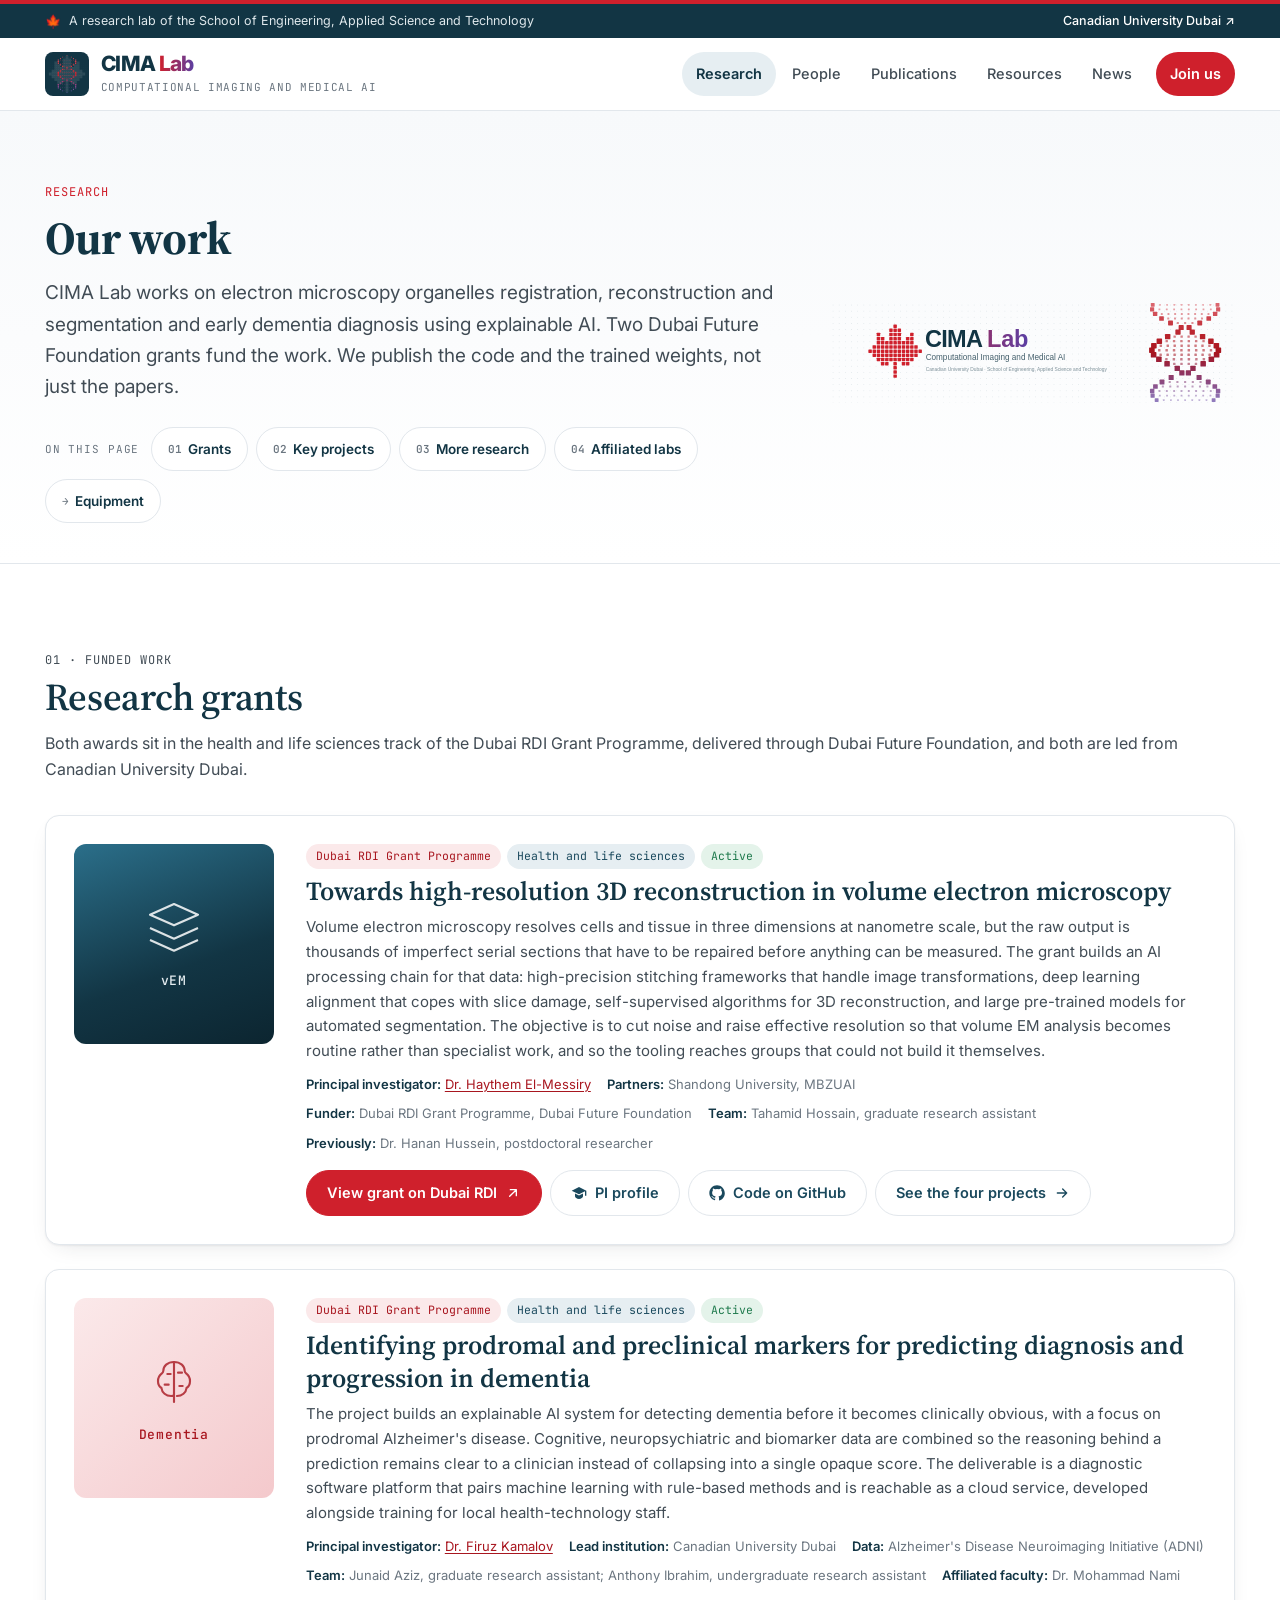
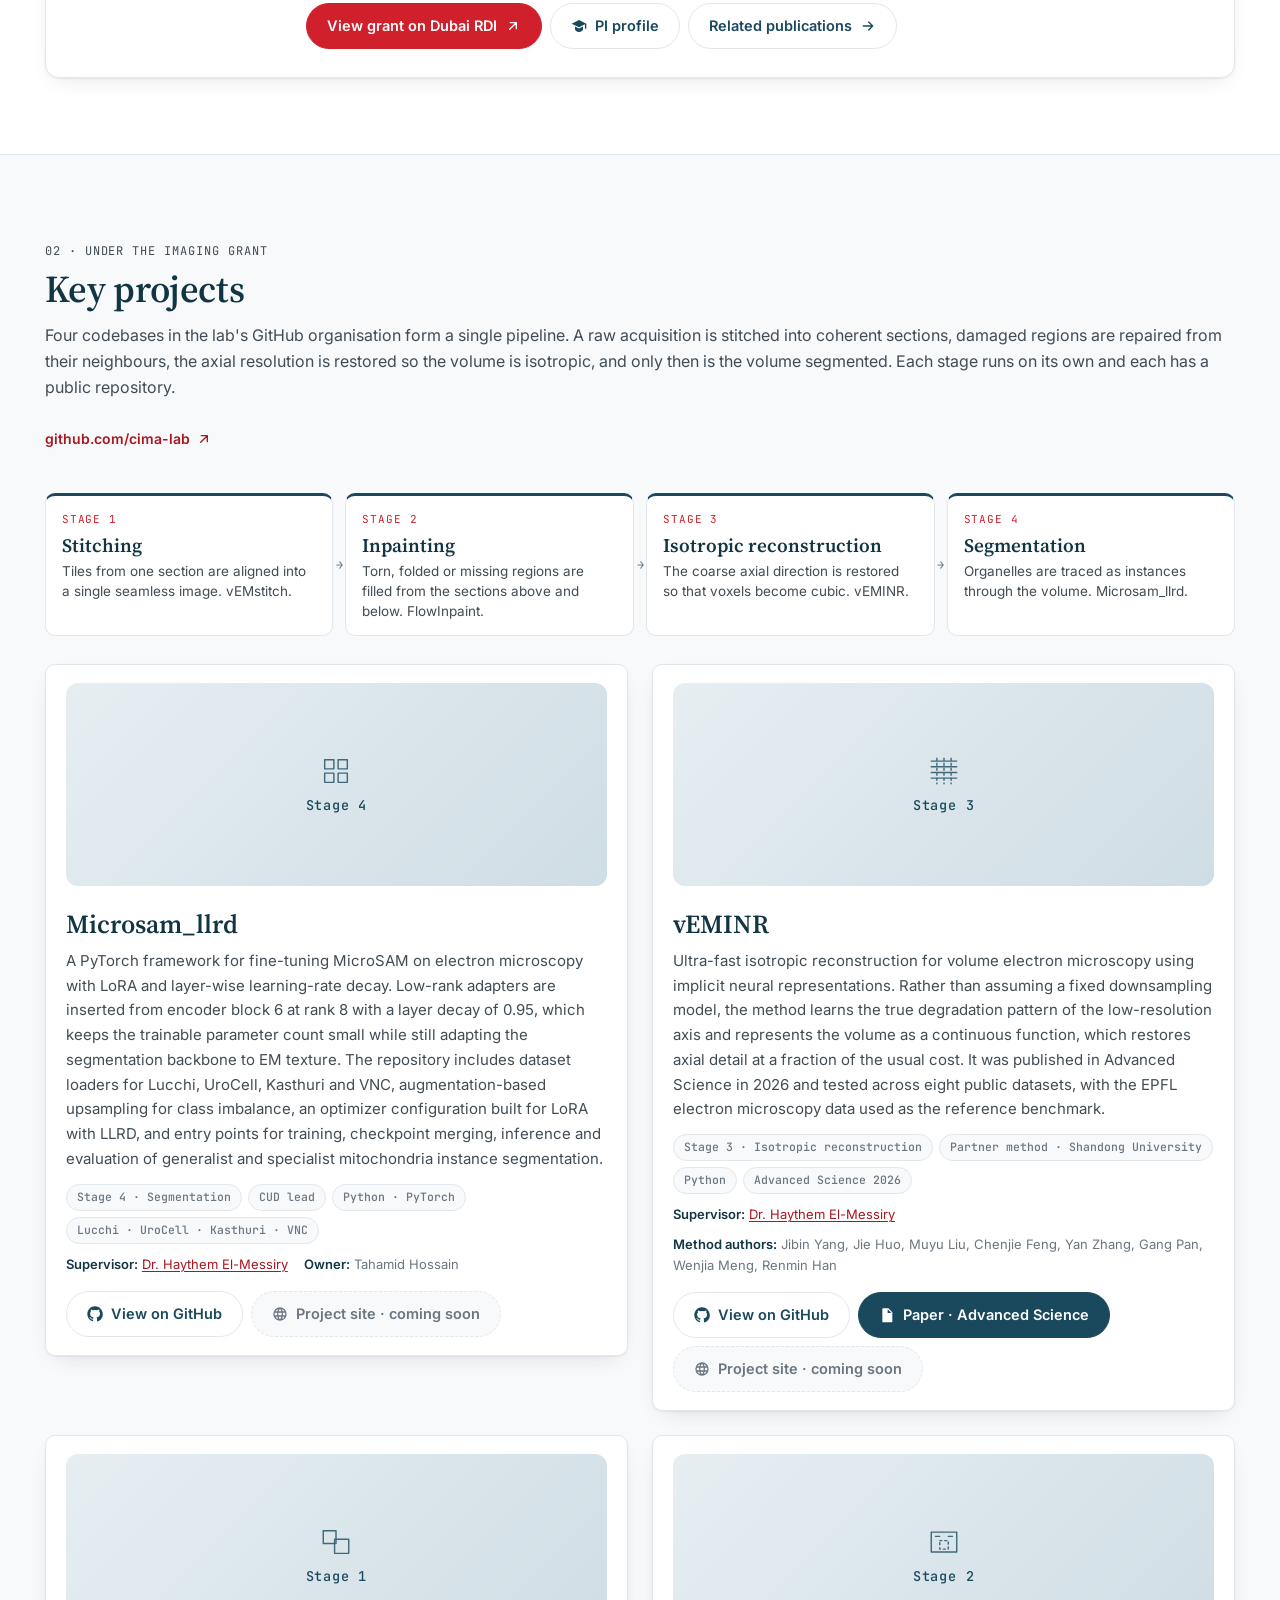
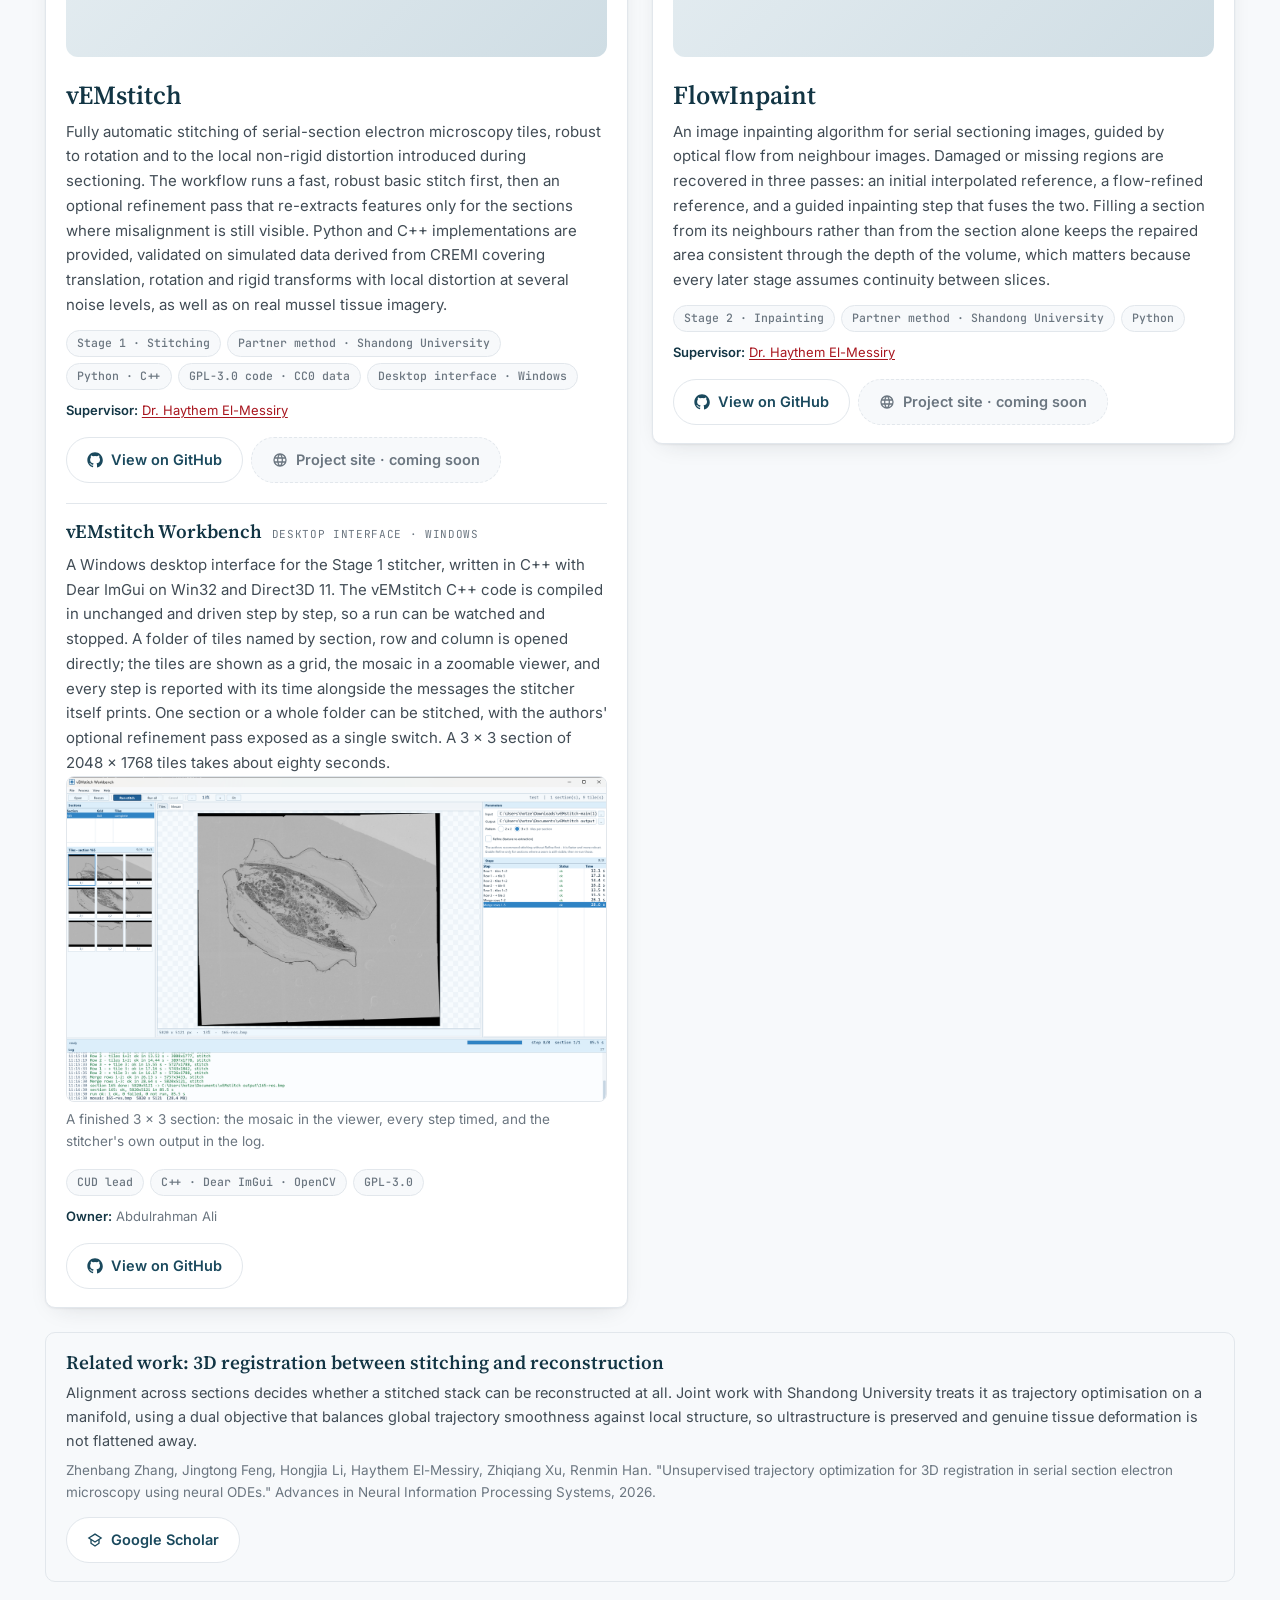
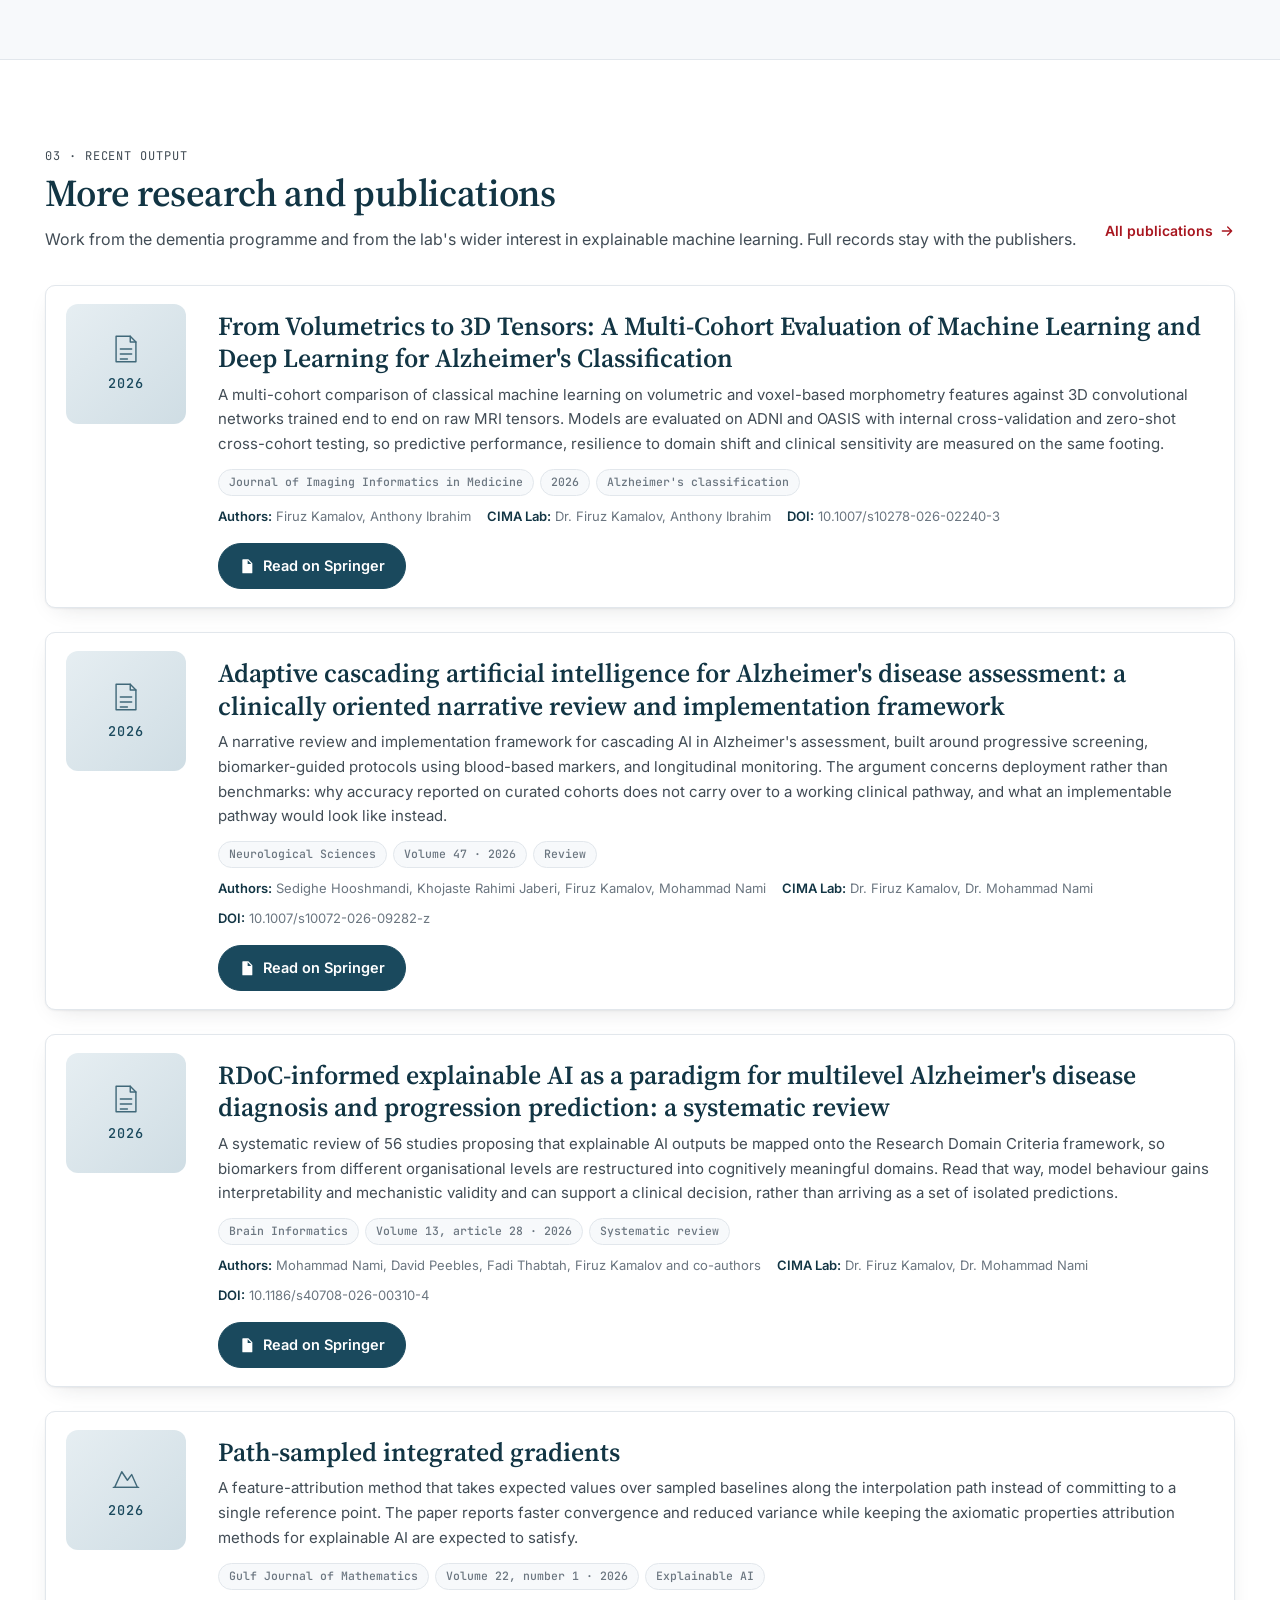
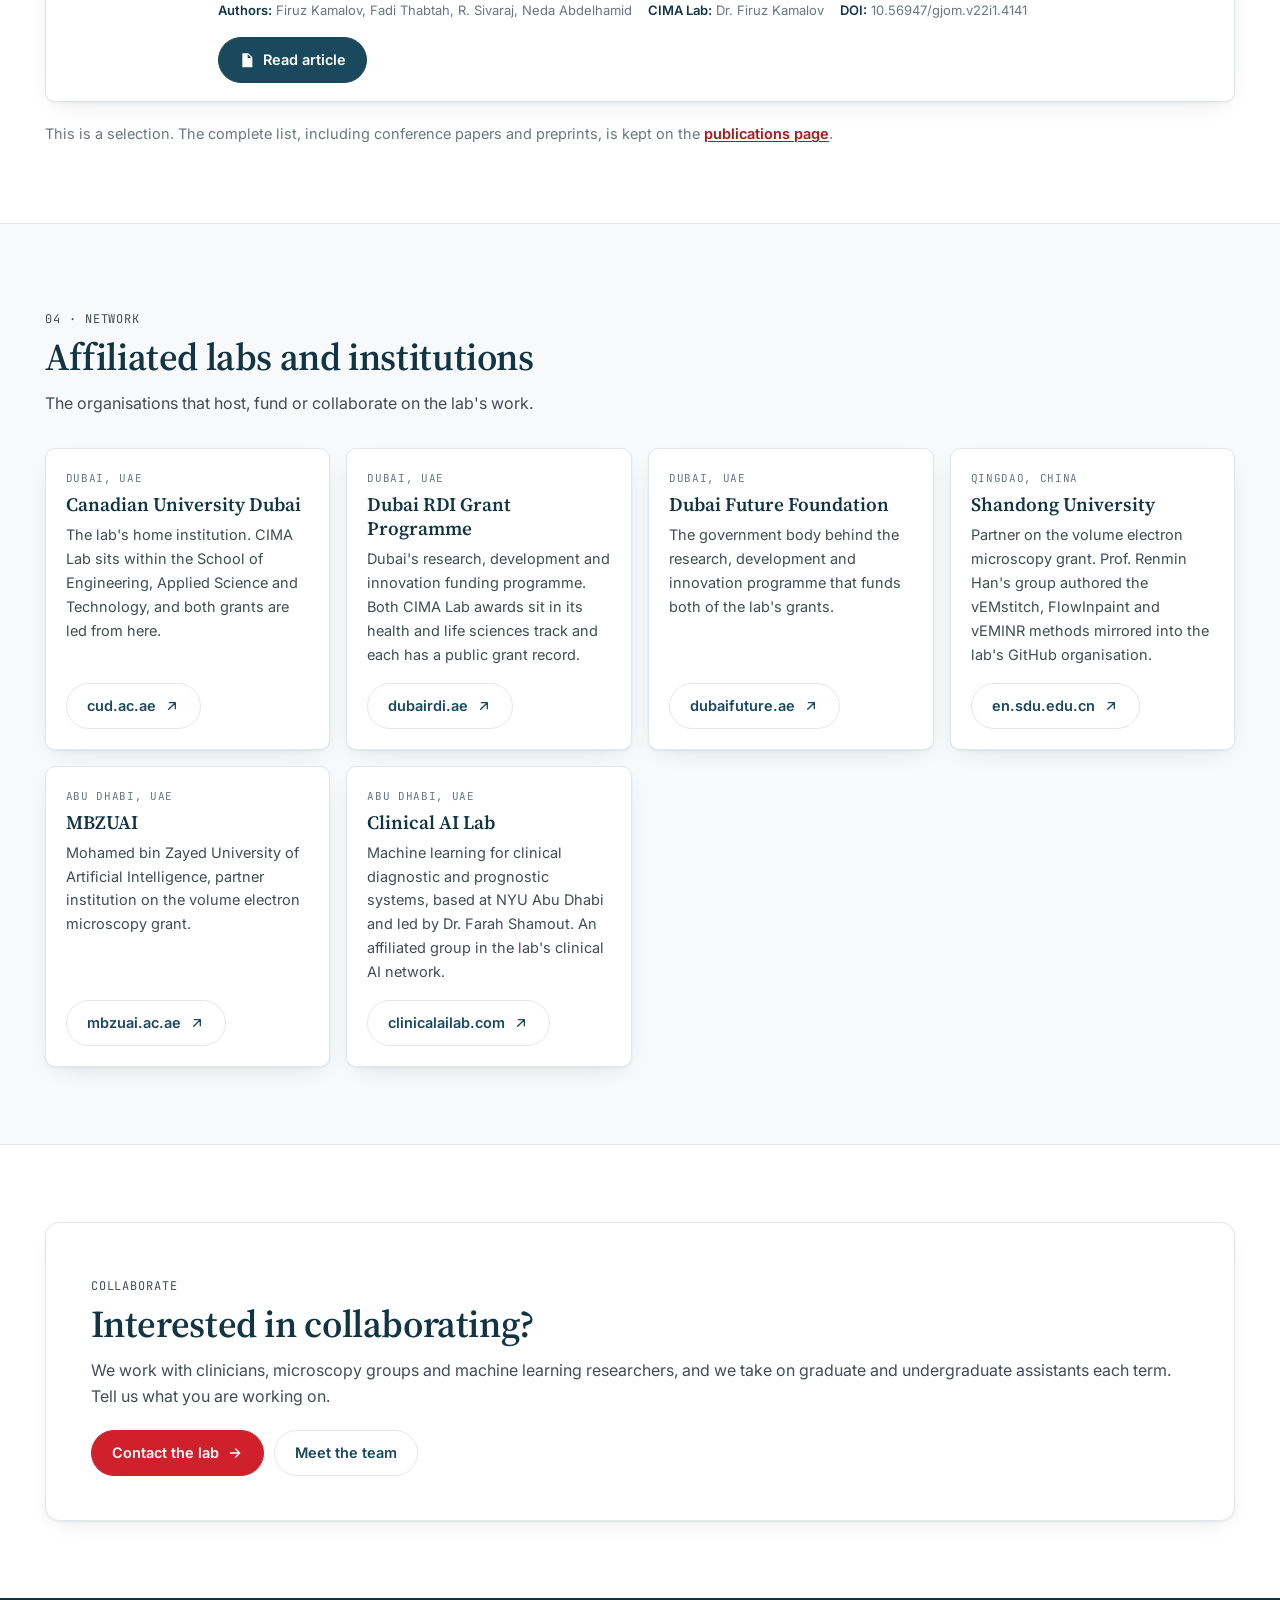
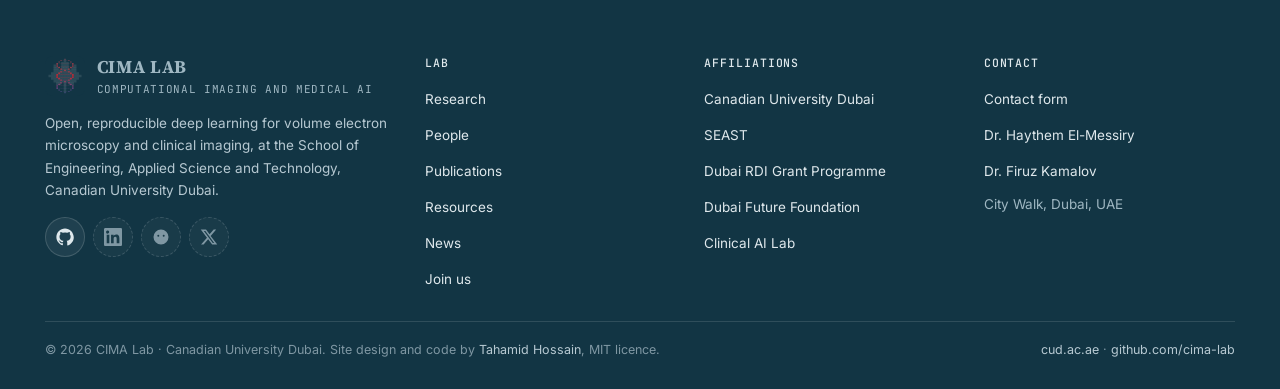
<file: research/index.html>
<!DOCTYPE html>
<html lang="en" class="no-js">
<head>
<meta charset="UTF-8">
<meta name="viewport" content="width=device-width, initial-scale=1.0">
<title>Research · CIMA Lab · Computational Imaging and Medical AI</title>
<meta name="description" content="Two Dubai RDI grants, four open-source projects in the volume electron microscopy pipeline, recent publications, and the institutions CIMA Lab works with.">
<meta name="theme-color" content="#CF202C">
<link rel="icon" type="image/svg+xml" href="../assets/logo/logo-light.svg">
<link rel="apple-touch-icon" href="../assets/logo/logo-light.svg">
<meta property="og:site_name" content="CIMA Lab">
<meta property="og:title" content="Research · CIMA Lab">
<meta property="og:description" content="Two Dubai RDI grants, four open-source projects in the volume electron microscopy pipeline, recent publications, and the institutions CIMA Lab works with.">
<meta property="og:type" content="website">
<meta property="og:image" content="../assets/banner-cover/cover-light.svg">
<meta name="twitter:card" content="summary_large_image">
<link rel="preconnect" href="https://fonts.googleapis.com">
<link rel="preconnect" href="https://fonts.gstatic.com" crossorigin>
<link href="https://fonts.googleapis.com/css2?family=Inter:wght@400;500;600;700&family=Source+Serif+4:opsz,wght@8..60,400;8..60,600;8..60,700&family=JetBrains+Mono:wght@400;500&display=swap" rel="stylesheet">
<link rel="stylesheet" href="../css/variables.css">
<link rel="stylesheet" href="../css/theme.css">
<link rel="stylesheet" href="../css/site.css">
<link rel="stylesheet" href="../css/pages/research.css">
</head>
<body>
<a class="skip" href="#main">Skip to content</a>

<!-- University affiliation ribbon (sticky) -->
<div class="unibar" role="region" aria-label="University affiliation">
  <div class="wrap">
    <span><span class="leaf" aria-hidden="true">🍁</span><span class="long">A research lab of the School of Engineering, Applied Science and Technology</span><span class="short" style="display:none">Canadian University Dubai</span></span>
    <a href="https://www.cud.ac.ae" target="_blank" rel="noopener">Canadian University Dubai <span aria-hidden="true">↗</span></a>
  </div>
</div>

<!-- Site header (sticky) -->
<header class="site-header">
  <div class="wrap">
    <a class="logo" href="../index.html" aria-label="CIMA Lab home">
      <img src="../assets/logo/logo-dark.svg" alt="" width="44" height="44">
      <span><span class="lt"><span class="w1">CIMA</span> <span class="w2">Lab</span></span><span class="ls">Computational Imaging and Medical AI</span></span>
    </a>
    <button class="nav-toggle" aria-expanded="false" aria-controls="site-nav" aria-label="Toggle navigation">
      <svg class="ic-menu" viewBox="0 0 24 24" fill="none" stroke="currentColor" stroke-width="2" stroke-linecap="round"><path d="M4 7h16M4 12h16M4 17h16"/></svg>
      <svg class="ic-close" viewBox="0 0 24 24" fill="none" stroke="currentColor" stroke-width="2" stroke-linecap="round"><path d="M6 6l12 12M18 6L6 18"/></svg>
    </button>
    <nav class="nav" id="site-nav" aria-label="Primary">
      <a href="../research/index.html" aria-current="page">Research</a>
      <a href="../people.html">People</a>
      <a href="../publications.html">Publications</a>
      <a href="../resources.html">Resources</a>
      <a href="../news/index.html">News</a>
      <a class="cta" href="../join.html">Join us</a>
    </nav>
  </div>
</header>

<main id="main">

  <!-- Icon sprite: paths copied from _icons.html. Hidden, referenced with <use>. -->
  <svg class="icon-sprite" width="0" height="0" aria-hidden="true" focusable="false">
    <symbol id="i-github" viewBox="0 0 24 24" fill="currentColor"><path d="M12 .5C5.7.5.5 5.7.5 12c0 5.1 3.3 9.4 7.9 10.9.6.1.8-.3.8-.6v-2c-3.2.7-3.9-1.4-3.9-1.4-.5-1.3-1.3-1.7-1.3-1.7-1-.7.1-.7.1-.7 1.2.1 1.8 1.2 1.8 1.2 1 1.8 2.8 1.3 3.4 1 .1-.8.4-1.3.7-1.6-2.6-.3-5.3-1.3-5.3-5.7 0-1.3.5-2.3 1.2-3.1-.1-.3-.5-1.5.1-3.1 0 0 1-.3 3.2 1.2a11 11 0 0 1 5.8 0c2.2-1.5 3.2-1.2 3.2-1.2.6 1.6.2 2.8.1 3.1.8.8 1.2 1.8 1.2 3.1 0 4.4-2.7 5.4-5.3 5.7.4.4.8 1.1.8 2.2v3.3c0 .3.2.7.8.6 4.6-1.5 7.9-5.8 7.9-10.9C23.5 5.7 18.3.5 12 .5z"/></symbol>
    <symbol id="i-scholar" viewBox="0 0 24 24" fill="currentColor"><path d="M12 2 1 9l4 2.6V17c0 .3.2.6.4.7L12 22l6.6-4.3c.2-.1.4-.4.4-.7v-5.4L23 9 12 2zm0 2.4L19.6 9 12 13.9 4.4 9 12 4.4zM7 12.9l5 3.2 5-3.2v3.6l-5 3.2-5-3.2v-3.6z"/></symbol>
    <symbol id="i-cud" viewBox="0 0 24 24" fill="currentColor"><path d="M12 3 1 8.5l11 5.5 9-4.5V16h2V8.5L12 3zm-6 9.6V17c0 1.7 2.7 4 6 4s6-2.3 6-4v-4.4l-6 3-6-3z"/></symbol>
    <symbol id="i-web" viewBox="0 0 24 24" fill="currentColor"><path d="M12 2a10 10 0 1 0 0 20 10 10 0 0 0 0-20zm6.9 6h-3a15 15 0 0 0-1.3-3.5A8 8 0 0 1 18.9 8zM12 4c.9 1.2 1.6 2.6 2 4h-4c.4-1.4 1.1-2.8 2-4zM4.3 14a8 8 0 0 1 0-4h3.4a17 17 0 0 0 0 4H4.3zm.8 2h3a15 15 0 0 0 1.3 3.5A8 8 0 0 1 5.1 16zm3-8h-3a8 8 0 0 1 4.3-3.5A15 15 0 0 0 8.1 8zM12 20c-.9-1.2-1.6-2.6-2-4h4c-.4 1.4-1.1 2.8-2 4zm2.4-6H9.6a15 15 0 0 1 0-4h4.8a15 15 0 0 1 0 4zm.3 5.5A15 15 0 0 0 16 16h3a8 8 0 0 1-4.3 3.5zM16.3 14a17 17 0 0 0 0-4h3.4a8 8 0 0 1 0 4h-3.4z"/></symbol>
    <symbol id="i-doi" viewBox="0 0 24 24" fill="currentColor"><path d="M6 2h8l6 6v14a1 1 0 0 1-1 1H6a1 1 0 0 1-1-1V3a1 1 0 0 1 1-1zm7 1.5V9h5.5L13 3.5zM8 12h8v1.6H8V12zm0 3.4h8V17H8v-1.6zm0 3.4h5v1.6H8v-1.6z"/></symbol>
    <symbol id="i-ext" viewBox="0 0 24 24" fill="none" stroke="currentColor" stroke-width="2" stroke-linecap="round" stroke-linejoin="round"><path d="M7 17 17 7M8 7h9v9"/></symbol>
    <symbol id="i-arrow" viewBox="0 0 24 24" fill="none" stroke="currentColor" stroke-width="2" stroke-linecap="round" stroke-linejoin="round"><path d="M5 12h14M13 6l6 6-6 6"/></symbol>
  </svg>

  <!-- ============ Page head ============ -->
  <div class="page-head with-art">
    <div class="wrap">
      <div>
        <p class="k">Research</p>
        <h1>Our work</h1>
        <p class="lede">CIMA Lab works on electron microscopy organelles registration, reconstruction and segmentation and early dementia diagnosis using explainable AI. Two Dubai Future Foundation grants fund the work. We publish the code and the trained weights, not just the papers.</p>
        <nav class="jump" aria-label="On this page">
          <span class="jump-label">On this page</span>
          <a href="#grants"><span class="n">01</span> Grants</a>
          <a href="#projects"><span class="n">02</span> Key projects</a>
          <a href="#more"><span class="n">03</span> More research</a>
          <a href="#affiliated"><span class="n">04</span> Affiliated labs</a>
          <a href="../resources.html"><span class="n">→</span> Equipment</a>
        </nav>
      </div>
      <figure class="art"><img src="../assets/banner-horizontal/horizontal-transparent.svg" alt="CIMA Lab horizontal banner" width="1584" height="396"></figure>
    </div>
  </div>

  <!-- ============ 01 Research grants ============ -->
  <section class="sec" id="grants">
    <div class="wrap">
      <div class="sh">
        <div>
          <p class="k">01 · Funded work</p>
          <h2>Research grants</h2>
          <p>Both awards sit in the health and life sciences track of the Dubai RDI Grant Programme, delivered through Dubai Future Foundation, and both are led from Canadian University Dubai.</p>
        </div>
      </div>

      <div class="stack">

        <!-- Grant 1: volume electron microscopy -->
        <article class="hcard" data-reveal>
          <div class="media navy">
            <div class="mstack">
              <svg class="mglyph" viewBox="0 0 48 48" fill="none" stroke="currentColor" stroke-width="1.6" stroke-linejoin="round" aria-hidden="true">
                <path d="M24 6 42 14 24 22 6 14 24 6Z"/>
                <path d="M6 24 24 32 42 24"/>
                <path d="M6 33 24 41 42 33"/>
              </svg>
              <span class="glyph">vEM</span>
            </div>
          </div>
          <div>
            <div class="pillrow">
              <span class="pill red">Dubai RDI Grant Programme</span>
              <span class="pill">Health and life sciences</span>
              <span class="pill ok">Active</span>
            </div>
            <h3>Towards high-resolution 3D reconstruction in volume electron microscopy</h3>
            <p>Volume electron microscopy resolves cells and tissue in three dimensions at nanometre scale, but the raw output is thousands of imperfect serial sections that have to be repaired before anything can be measured. The grant builds an AI processing chain for that data: high-precision stitching frameworks that handle image transformations, deep learning alignment that copes with slice damage, self-supervised algorithms for 3D reconstruction, and large pre-trained models for automated segmentation. The objective is to cut noise and raise effective resolution so that volume EM analysis becomes routine rather than specialist work, and so the tooling reaches groups that could not build it themselves.</p>
            <div class="meta">
              <span><b>Principal investigator:</b> <a href="https://www.cud.ac.ae/personnel/dr-haytham-el-messiry" target="_blank" rel="noopener">Dr. Haythem El-Messiry</a></span>
              <span><b>Partners:</b> Shandong University, MBZUAI</span>
              <span><b>Funder:</b> Dubai RDI Grant Programme, Dubai Future Foundation</span>
              <span><b>Team:</b> Tahamid Hossain, graduate research assistant</span>
              <span><b>Previously:</b> Dr. Hanan Hussein, postdoctoral researcher</span>
            </div>
            <div class="actions">
              <a class="btn red" href="https://dubairdi.ae/grant-initiatives-towards-high-resolution-3d-reconstruction-in-volume-electron-microscopy" target="_blank" rel="noopener">View grant on Dubai RDI <svg aria-hidden="true"><use href="#i-ext"></use></svg></a>
              <a class="btn" href="https://www.cud.ac.ae/personnel/dr-haytham-el-messiry" target="_blank" rel="noopener"><svg aria-hidden="true"><use href="#i-cud"></use></svg> PI profile</a>
              <a class="btn" href="https://github.com/cima-lab" target="_blank" rel="noopener"><svg aria-hidden="true"><use href="#i-github"></use></svg> Code on GitHub</a>
              <a class="btn ghost" href="#projects">See the four projects <svg aria-hidden="true"><use href="#i-arrow"></use></svg></a>
            </div>
          </div>
        </article>

        <!-- Grant 2: dementia markers -->
        <article class="hcard" data-reveal>
          <div class="media red">
            <div class="mstack">
              <svg class="mglyph" viewBox="0 0 48 48" fill="none" stroke="currentColor" stroke-width="1.6" stroke-linecap="round" stroke-linejoin="round" aria-hidden="true">
                <path d="M24 9c-5 0-8 3.1-8 6.6 0 .8-.4 1.4-1.1 2C13 19 12 21 12 23.4c0 2.2 1 4 2.6 5.1.3 3.4 3.4 6 7.2 6 .8 0 1.5-.1 2.2-.3"/>
                <path d="M24 9c5 0 8 3.1 8 6.6 0 .8.4 1.4 1.1 2C35 19 36 21 36 23.4c0 2.2-1 4-2.6 5.1-.3 3.4-3.4 6-7.2 6"/>
                <path d="M24 9v30"/>
                <path d="M19 18h2.5M17 26h3M27 17h3M28 27h2.5"/>
              </svg>
              <span class="glyph">Dementia</span>
            </div>
          </div>
          <div>
            <div class="pillrow">
              <span class="pill red">Dubai RDI Grant Programme</span>
              <span class="pill">Health and life sciences</span>
              <span class="pill ok">Active</span>
            </div>
            <h3>Identifying prodromal and preclinical markers for predicting diagnosis and progression in dementia</h3>
            <p>The project builds an explainable AI system for detecting dementia before it becomes clinically obvious, with a focus on prodromal Alzheimer's disease. Cognitive, neuropsychiatric and biomarker data are combined so the reasoning behind a prediction remains clear to a clinician instead of collapsing into a single opaque score. The deliverable is a diagnostic software platform that pairs machine learning with rule-based methods and is reachable as a cloud service, developed alongside training for local health-technology staff.</p>
            <div class="meta">
              <span><b>Principal investigator:</b> <a href="https://www.cud.ac.ae/personnel/dr-firuz-kamalov" target="_blank" rel="noopener">Dr. Firuz Kamalov</a></span>
              <span><b>Lead institution:</b> Canadian University Dubai</span>
              <span><b>Data:</b> Alzheimer's Disease Neuroimaging Initiative (ADNI)</span>
              <span><b>Team:</b> Junaid Aziz, graduate research assistant; Anthony Ibrahim, undergraduate research assistant</span>
              <span><b>Affiliated faculty:</b> Dr. Mohammad Nami</span>
            </div>
            <div class="actions">
              <a class="btn red" href="https://dubairdi.ae/grant-initiatives-identifying-prodromal-and-preclinical-markers-for-predicting-diagnosis-and-progression-in-dementia-2" target="_blank" rel="noopener">View grant on Dubai RDI <svg aria-hidden="true"><use href="#i-ext"></use></svg></a>
              <a class="btn" href="https://www.cud.ac.ae/personnel/dr-firuz-kamalov" target="_blank" rel="noopener"><svg aria-hidden="true"><use href="#i-cud"></use></svg> PI profile</a>
              <a class="btn ghost" href="#more">Related publications <svg aria-hidden="true"><use href="#i-arrow"></use></svg></a>
            </div>
          </div>
        </article>

      </div>
    </div>
  </section>

  <!-- ============ 02 Key projects ============ -->
  <section class="sec alt" id="projects">
    <div class="wrap">
      <div class="sh">
        <div>
          <p class="k">02 · Under the imaging grant</p>
          <h2>Key projects</h2>
          <p>Four codebases in the lab's GitHub organisation form a single pipeline. A raw acquisition is stitched into coherent sections, damaged regions are repaired from their neighbours, the axial resolution is restored so the volume is isotropic, and only then is the volume segmented. Each stage runs on its own and each has a public repository.</p>
        </div>
        <a class="more" href="https://github.com/cima-lab" target="_blank" rel="noopener">github.com/cima-lab <svg width="16" height="16" aria-hidden="true"><use href="#i-ext"></use></svg></a>
      </div>

      <ol class="pipe4">
        <li><span class="st">Stage 1</span><b>Stitching</b><span class="d">Tiles from one section are aligned into a single seamless image. vEMstitch.</span></li>
        <li><span class="st">Stage 2</span><b>Inpainting</b><span class="d">Torn, folded or missing regions are filled from the sections above and below. FlowInpaint.</span></li>
        <li><span class="st">Stage 3</span><b>Isotropic reconstruction</b><span class="d">The coarse axial direction is restored so that voxels become cubic. vEMINR.</span></li>
        <li><span class="st">Stage 4</span><b>Segmentation</b><span class="d">Organelles are traced as instances through the volume. Microsam_llrd.</span></li>
      </ol>

      <div class="stack projects2">

        <!-- Microsam_llrd -->
        <article class="hcard compact" data-reveal>
          <div class="media">
            <div class="mstack">
              <svg class="mglyph" viewBox="0 0 48 48" fill="none" stroke="currentColor" stroke-width="2" stroke-linejoin="round" aria-hidden="true"><path d="M8 8h13v13H8zM27 8h13v13H27zM8 27h13v13H8zM27 27h13v13H27z"/></svg>
              <span class="glyph">Stage 4</span>
            </div>
          </div>
          <div>
            <h3><a href="https://github.com/cima-lab/Microsam_llrd" target="_blank" rel="noopener">Microsam_llrd</a></h3>
            <p>A PyTorch framework for fine-tuning MicroSAM on electron microscopy with LoRA and layer-wise learning-rate decay. Low-rank adapters are inserted from encoder block 6 at rank 8 with a layer decay of 0.95, which keeps the trainable parameter count small while still adapting the segmentation backbone to EM texture. The repository includes dataset loaders for Lucchi, UroCell, Kasthuri and VNC, augmentation-based upsampling for class imbalance, an optimizer configuration built for LoRA with LLRD, and entry points for training, checkpoint merging, inference and evaluation of generalist and specialist mitochondria instance segmentation.</p>
            <div class="tags">
              <span>Stage 4 · Segmentation</span>
              <span>CUD lead</span>
              <span>Python · PyTorch</span>
              <span>Lucchi · UroCell · Kasthuri · VNC</span>
            </div>
            <div class="meta">
              <span><b>Supervisor:</b> <a href="https://www.cud.ac.ae/personnel/dr-haytham-el-messiry" target="_blank" rel="noopener">Dr. Haythem El-Messiry</a></span>
              <span><b>Owner:</b> Tahamid Hossain</span>
            </div>
            <div class="actions">
              <a class="btn" href="https://github.com/cima-lab/Microsam_llrd" target="_blank" rel="noopener"><svg aria-hidden="true"><use href="#i-github"></use></svg> View on GitHub</a>
              <span class="btn scoped"><svg aria-hidden="true"><use href="#i-web"></use></svg> Project site · coming soon</span>
            </div>
          </div>
        </article>

        <!-- vEMINR -->
        <article class="hcard compact" data-reveal>
          <div class="media">
            <div class="mstack">
              <svg class="mglyph" viewBox="0 0 48 48" fill="none" stroke="currentColor" stroke-width="2" stroke-linecap="round" stroke-linejoin="round" aria-hidden="true"><path d="M6 10h36M6 18h36M6 26h36M6 34h36"/><path d="M14 6v36M24 6v36M34 6v36" stroke-dasharray="3 4"/></svg>
              <span class="glyph">Stage 3</span>
            </div>
          </div>
          <div>
            <h3><a href="https://github.com/cima-lab/vEMINR" target="_blank" rel="noopener">vEMINR</a></h3>
            <p>Ultra-fast isotropic reconstruction for volume electron microscopy using implicit neural representations. Rather than assuming a fixed downsampling model, the method learns the true degradation pattern of the low-resolution axis and represents the volume as a continuous function, which restores axial detail at a fraction of the usual cost. It was published in Advanced Science in 2026 and tested across eight public datasets, with the EPFL electron microscopy data used as the reference benchmark.</p>
            <div class="tags">
              <span>Stage 3 · Isotropic reconstruction</span>
              <span>Partner method · Shandong University</span>
              <span>Python</span>
              <span>Advanced Science 2026</span>
            </div>
            <div class="meta">
              <span><b>Supervisor:</b> <a href="https://www.cud.ac.ae/personnel/dr-haytham-el-messiry" target="_blank" rel="noopener">Dr. Haythem El-Messiry</a></span>
              <span><b>Method authors:</b> Jibin Yang, Jie Huo, Muyu Liu, Chenjie Feng, Yan Zhang, Gang Pan, Wenjia Meng, Renmin Han</span>
            </div>
            <div class="actions">
              <a class="btn" href="https://github.com/cima-lab/vEMINR" target="_blank" rel="noopener"><svg aria-hidden="true"><use href="#i-github"></use></svg> View on GitHub</a>
              <a class="btn navy" href="https://doi.org/10.1002/advs.202511922" target="_blank" rel="noopener"><svg aria-hidden="true"><use href="#i-doi"></use></svg> Paper · Advanced Science</a>
              <span class="btn scoped"><svg aria-hidden="true"><use href="#i-web"></use></svg> Project site · coming soon</span>
            </div>
          </div>
        </article>

        <!-- vEMstitch -->
        <article class="hcard compact" data-reveal>
          <div class="media">
            <div class="mstack">
              <svg class="mglyph" viewBox="0 0 48 48" fill="none" stroke="currentColor" stroke-width="2" stroke-linejoin="round" aria-hidden="true"><path d="M6 8h18v18H6z"/><path d="M22 20h20v20H22z"/></svg>
              <span class="glyph">Stage 1</span>
            </div>
          </div>
          <div>
            <h3><a href="https://github.com/cima-lab/vEMstitch" target="_blank" rel="noopener">vEMstitch</a></h3>
            <p>Fully automatic stitching of serial-section electron microscopy tiles, robust to rotation and to the local non-rigid distortion introduced during sectioning. The workflow runs a fast, robust basic stitch first, then an optional refinement pass that re-extracts features only for the sections where misalignment is still visible. Python and C++ implementations are provided, validated on simulated data derived from CREMI covering translation, rotation and rigid transforms with local distortion at several noise levels, as well as on real mussel tissue imagery.</p>
            <div class="tags">
              <span>Stage 1 · Stitching</span>
              <span>Partner method · Shandong University</span>
              <span>Python · C++</span>
              <span>GPL-3.0 code · CC0 data</span>
              <span>Desktop interface · Windows</span>
            </div>
            <div class="meta">
              <span><b>Supervisor:</b> <a href="https://www.cud.ac.ae/personnel/dr-haytham-el-messiry" target="_blank" rel="noopener">Dr. Haythem El-Messiry</a></span>
            </div>
            <div class="actions">
              <a class="btn" href="https://github.com/cima-lab/vEMstitch" target="_blank" rel="noopener"><svg aria-hidden="true"><use href="#i-github"></use></svg> View on GitHub</a>
              <span class="btn scoped"><svg aria-hidden="true"><use href="#i-web"></use></svg> Project site · coming soon</span>
            </div>

            <!-- Desktop interface: a component of vEMstitch, not a project of its own -->
            <section class="subcard">
              <h4>vEMstitch Workbench <span class="sub">Desktop interface · Windows</span></h4>
              <p>A Windows desktop interface for the Stage 1 stitcher, written in C++ with Dear ImGui on Win32 and Direct3D 11. The vEMstitch C++ code is compiled in unchanged and driven step by step, so a run can be watched and stopped. A folder of tiles named by section, row and column is opened directly; the tiles are shown as a grid, the mosaic in a zoomable viewer, and every step is reported with its time alongside the messages the stitcher itself prints. One section or a whole folder can be stitched, with the authors' optional refinement pass exposed as a single switch. A 3 x 3 section of 2048 x 1768 tiles takes about eighty seconds.</p>
              <figure class="shot">
                <a href="../assets/research/vemstitch-workbench.png" target="_blank" rel="noopener"><img src="../assets/research/vemstitch-workbench.png" alt="The Workbench after a finished run: the stitched mosaic in the viewer, all eight steps listed as complete with their times, and the stitcher's own messages in the log." width="1400" height="843" loading="lazy" decoding="async"></a>
                <figcaption>A finished 3 x 3 section: the mosaic in the viewer, every step timed, and the stitcher's own output in the log.</figcaption>
              </figure>
              <div class="tags">
                <span>CUD lead</span>
                <span>C++ · Dear ImGui · OpenCV</span>
                <span>GPL-3.0</span>
              </div>
              <div class="meta">
                <span><b>Owner:</b> Abdulrahman Ali</span>
              </div>
              <div class="actions">
                <a class="btn" href="https://github.com/cima-lab/VEMstitch-GUI" target="_blank" rel="noopener"><svg aria-hidden="true"><use href="#i-github"></use></svg> View on GitHub</a>
              </div>
            </section>
          </div>
        </article>

        <!-- FlowInpaint -->
        <article class="hcard compact" data-reveal>
          <div class="media">
            <div class="mstack">
              <svg class="mglyph" viewBox="0 0 48 48" fill="none" stroke="currentColor" stroke-width="2" stroke-linecap="round" stroke-linejoin="round" aria-hidden="true"><path d="M6 10h36v28H6z"/><path d="M18 22h12v12H18z" stroke-dasharray="3 4"/><path d="M12 16h6M30 16h6"/></svg>
              <span class="glyph">Stage 2</span>
            </div>
          </div>
          <div>
            <h3><a href="https://github.com/cima-lab/FlowInpaint" target="_blank" rel="noopener">FlowInpaint</a></h3>
            <p>An image inpainting algorithm for serial sectioning images, guided by optical flow from neighbour images. Damaged or missing regions are recovered in three passes: an initial interpolated reference, a flow-refined reference, and a guided inpainting step that fuses the two. Filling a section from its neighbours rather than from the section alone keeps the repaired area consistent through the depth of the volume, which matters because every later stage assumes continuity between slices.</p>
            <div class="tags">
              <span>Stage 2 · Inpainting</span>
              <span>Partner method · Shandong University</span>
              <span>Python</span>
            </div>
            <div class="meta">
              <span><b>Supervisor:</b> <a href="https://www.cud.ac.ae/personnel/dr-haytham-el-messiry" target="_blank" rel="noopener">Dr. Haythem El-Messiry</a></span>
            </div>
            <div class="actions">
              <a class="btn" href="https://github.com/cima-lab/FlowInpaint" target="_blank" rel="noopener"><svg aria-hidden="true"><use href="#i-github"></use></svg> View on GitHub</a>
              <span class="btn scoped"><svg aria-hidden="true"><use href="#i-web"></use></svg> Project site · coming soon</span>
            </div>
          </div>
        </article>

      </div>

      <div class="box related" data-reveal>
        <h3>Related work: 3D registration between stitching and reconstruction</h3>
        <p>Alignment across sections decides whether a stitched stack can be reconstructed at all. Joint work with Shandong University treats it as trajectory optimisation on a manifold, using a dual objective that balances global trajectory smoothness against local structure, so ultrastructure is preserved and genuine tissue deformation is not flattened away.</p>
        <p class="cite">Zhenbang Zhang, Jingtong Feng, Hongjia Li, Haythem El-Messiry, Zhiqiang Xu, Renmin Han. "Unsupervised trajectory optimization for 3D registration in serial section electron microscopy using neural ODEs." Advances in Neural Information Processing Systems, 2026.</p>
        <div class="btns">
          <a class="btn" href="https://scholar.google.com/citations?view_op=view_citation&amp;hl=en&amp;user=DuK-U6oAAAAJ&amp;citation_for_view=DuK-U6oAAAAJ:4TOpqqG69KYC" target="_blank" rel="noopener"><svg aria-hidden="true"><use href="#i-scholar"></use></svg> Google Scholar</a>
        </div>
      </div>

    </div>
  </section>

  <!-- ============ 03 More research and publications ============ -->
  <section class="sec" id="more">
    <div class="wrap">
      <div class="sh">
        <div>
          <p class="k">03 · Recent output</p>
          <h2>More research and publications</h2>
          <p>Work from the dementia programme and from the lab's wider interest in explainable machine learning. Full records stay with the publishers.</p>
        </div>
        <a class="more" href="../publications.html">All publications <svg width="16" height="16" aria-hidden="true"><use href="#i-arrow"></use></svg></a>
      </div>

      <div class="stack">

        <article class="hcard compact" data-reveal>
          <div class="media">
            <div class="mstack">
              <svg class="mglyph" viewBox="0 0 48 48" fill="none" stroke="currentColor" stroke-width="2" stroke-linecap="round" stroke-linejoin="round" aria-hidden="true"><path d="M10 6h20l8 8v28H10z"/><path d="M30 6v8h8"/><path d="M16 24h16M16 31h16M16 38h10"/></svg>
              <span class="glyph">2026</span>
            </div>
          </div>
          <div>
            <h3><a href="https://doi.org/10.1007/s10278-026-02240-3" target="_blank" rel="noopener">From Volumetrics to 3D Tensors: A Multi-Cohort Evaluation of Machine Learning and Deep Learning for Alzheimer's Classification</a></h3>
            <p>A multi-cohort comparison of classical machine learning on volumetric and voxel-based morphometry features against 3D convolutional networks trained end to end on raw MRI tensors. Models are evaluated on ADNI and OASIS with internal cross-validation and zero-shot cross-cohort testing, so predictive performance, resilience to domain shift and clinical sensitivity are measured on the same footing.</p>
            <div class="tags">
              <span>Journal of Imaging Informatics in Medicine</span>
              <span>2026</span>
              <span>Alzheimer's classification</span>
            </div>
            <div class="meta">
              <span><b>Authors:</b> Firuz Kamalov, Anthony Ibrahim</span>
              <span><b>CIMA Lab:</b> Dr. Firuz Kamalov, Anthony Ibrahim</span>
              <span><b>DOI:</b> 10.1007/s10278-026-02240-3</span>
            </div>
            <div class="actions">
              <a class="btn navy" href="https://doi.org/10.1007/s10278-026-02240-3" target="_blank" rel="noopener"><svg><use href="#i-doi"></use></svg> Read on Springer</a>
            </div>
          </div>
        </article>

        <article class="hcard compact" data-reveal>
          <div class="media">
            <div class="mstack">
              <svg class="mglyph" viewBox="0 0 48 48" fill="none" stroke="currentColor" stroke-width="2" stroke-linecap="round" stroke-linejoin="round" aria-hidden="true"><path d="M10 6h20l8 8v28H10z"/><path d="M30 6v8h8"/><path d="M16 24h16M16 31h16M16 38h10"/></svg>
              <span class="glyph">2026</span>
            </div>
          </div>
          <div>
            <h3><a href="https://link.springer.com/article/10.1007/s10072-026-09282-z" target="_blank" rel="noopener">Adaptive cascading artificial intelligence for Alzheimer's disease assessment: a clinically oriented narrative review and implementation framework</a></h3>
            <p>A narrative review and implementation framework for cascading AI in Alzheimer's assessment, built around progressive screening, biomarker-guided protocols using blood-based markers, and longitudinal monitoring. The argument concerns deployment rather than benchmarks: why accuracy reported on curated cohorts does not carry over to a working clinical pathway, and what an implementable pathway would look like instead.</p>
            <div class="tags">
              <span>Neurological Sciences</span>
              <span>Volume 47 · 2026</span>
              <span>Review</span>
            </div>
            <div class="meta">
              <span><b>Authors:</b> Sedighe Hooshmandi, Khojaste Rahimi Jaberi, Firuz Kamalov, Mohammad Nami</span>
              <span><b>CIMA Lab:</b> Dr. Firuz Kamalov, Dr. Mohammad Nami</span>
              <span><b>DOI:</b> 10.1007/s10072-026-09282-z</span>
            </div>
            <div class="actions">
              <a class="btn navy" href="https://link.springer.com/article/10.1007/s10072-026-09282-z" target="_blank" rel="noopener"><svg aria-hidden="true"><use href="#i-doi"></use></svg> Read on Springer</a>
            </div>
          </div>
        </article>

        <article class="hcard compact" data-reveal>
          <div class="media">
            <div class="mstack">
              <svg class="mglyph" viewBox="0 0 48 48" fill="none" stroke="currentColor" stroke-width="2" stroke-linecap="round" stroke-linejoin="round" aria-hidden="true"><path d="M10 6h20l8 8v28H10z"/><path d="M30 6v8h8"/><path d="M16 24h16M16 31h16M16 38h10"/></svg>
              <span class="glyph">2026</span>
            </div>
          </div>
          <div>
            <h3><a href="https://link.springer.com/article/10.1186/s40708-026-00310-4" target="_blank" rel="noopener">RDoC-informed explainable AI as a paradigm for multilevel Alzheimer's disease diagnosis and progression prediction: a systematic review</a></h3>
            <p>A systematic review of 56 studies proposing that explainable AI outputs be mapped onto the Research Domain Criteria framework, so biomarkers from different organisational levels are restructured into cognitively meaningful domains. Read that way, model behaviour gains interpretability and mechanistic validity and can support a clinical decision, rather than arriving as a set of isolated predictions.</p>
            <div class="tags">
              <span>Brain Informatics</span>
              <span>Volume 13, article 28 · 2026</span>
              <span>Systematic review</span>
            </div>
            <div class="meta">
              <span><b>Authors:</b> Mohammad Nami, David Peebles, Fadi Thabtah, Firuz Kamalov and co-authors</span>
              <span><b>CIMA Lab:</b> Dr. Firuz Kamalov, Dr. Mohammad Nami</span>
              <span><b>DOI:</b> 10.1186/s40708-026-00310-4</span>
            </div>
            <div class="actions">
              <a class="btn navy" href="https://link.springer.com/article/10.1186/s40708-026-00310-4" target="_blank" rel="noopener"><svg aria-hidden="true"><use href="#i-doi"></use></svg> Read on Springer</a>
            </div>
          </div>
        </article>

        <article class="hcard compact" data-reveal>
          <div class="media">
            <div class="mstack">
              <svg class="mglyph" viewBox="0 0 48 48" fill="none" stroke="currentColor" stroke-width="2" stroke-linecap="round" stroke-linejoin="round" aria-hidden="true"><path d="M8 40 18 18l8 12 6-8 8 18z"/><path d="M6 40h36"/></svg>
              <span class="glyph">2026</span>
            </div>
          </div>
          <div>
            <h3><a href="https://gjom.org/index.php/gjom/article/view/4141" target="_blank" rel="noopener">Path-sampled integrated gradients</a></h3>
            <p>A feature-attribution method that takes expected values over sampled baselines along the interpolation path instead of committing to a single reference point. The paper reports faster convergence and reduced variance while keeping the axiomatic properties attribution methods for explainable AI are expected to satisfy.</p>
            <div class="tags">
              <span>Gulf Journal of Mathematics</span>
              <span>Volume 22, number 1 · 2026</span>
              <span>Explainable AI</span>
            </div>
            <div class="meta">
              <span><b>Authors:</b> Firuz Kamalov, Fadi Thabtah, R. Sivaraj, Neda Abdelhamid</span>
              <span><b>CIMA Lab:</b> Dr. Firuz Kamalov</span>
              <span><b>DOI:</b> 10.56947/gjom.v22i1.4141</span>
            </div>
            <div class="actions">
              <a class="btn navy" href="https://gjom.org/index.php/gjom/article/view/4141" target="_blank" rel="noopener"><svg aria-hidden="true"><use href="#i-doi"></use></svg> Read article</a>
            </div>
          </div>
        </article>

      </div>

      <p class="pubnote">This is a selection. The complete list, including conference papers and preprints, is kept on the <a href="../publications.html">publications page</a>.</p>
    </div>
  </section>

  <!-- ============ 04 Affiliated labs and institutions ============ -->
  <section class="sec alt" id="affiliated">
    <div class="wrap">
      <div class="sh">
        <div>
          <p class="k">04 · Network</p>
          <h2>Affiliated labs and institutions</h2>
          <p>The organisations that host, fund or collaborate on the lab's work.</p>
        </div>
      </div>

      <div class="afgrid">

        <article class="card hover" data-reveal>
          <span class="loc">Dubai, UAE</span>
          <h3>Canadian University Dubai</h3>
          <p>The lab's home institution. CIMA Lab sits within the School of Engineering, Applied Science and Technology, and both grants are led from here.</p>
          <div class="btns">
            <a class="btn" href="https://www.cud.ac.ae" target="_blank" rel="noopener">cud.ac.ae <svg aria-hidden="true"><use href="#i-ext"></use></svg></a>
          </div>
        </article>

        <article class="card hover" data-reveal>
          <span class="loc">Dubai, UAE</span>
          <h3>Dubai RDI Grant Programme</h3>
          <p>Dubai's research, development and innovation funding programme. Both CIMA Lab awards sit in its health and life sciences track and each has a public grant record.</p>
          <div class="btns">
            <a class="btn" href="https://dubairdi.ae" target="_blank" rel="noopener">dubairdi.ae <svg aria-hidden="true"><use href="#i-ext"></use></svg></a>
          </div>
        </article>

        <article class="card hover" data-reveal>
          <span class="loc">Dubai, UAE</span>
          <h3>Dubai Future Foundation</h3>
          <p>The government body behind the research, development and innovation programme that funds both of the lab's grants.</p>
          <div class="btns">
            <a class="btn" href="https://www.dubaifuture.ae" target="_blank" rel="noopener">dubaifuture.ae <svg aria-hidden="true"><use href="#i-ext"></use></svg></a>
          </div>
        </article>

        <article class="card hover" data-reveal>
          <span class="loc">Qingdao, China</span>
          <h3>Shandong University</h3>
          <p>Partner on the volume electron microscopy grant. Prof. Renmin Han's group authored the vEMstitch, FlowInpaint and vEMINR methods mirrored into the lab's GitHub organisation.</p>
          <div class="btns">
            <a class="btn" href="https://en.sdu.edu.cn" target="_blank" rel="noopener">en.sdu.edu.cn <svg aria-hidden="true"><use href="#i-ext"></use></svg></a>
          </div>
        </article>

        <article class="card hover" data-reveal>
          <span class="loc">Abu Dhabi, UAE</span>
          <h3>MBZUAI</h3>
          <p>Mohamed bin Zayed University of Artificial Intelligence, partner institution on the volume electron microscopy grant.</p>
          <div class="btns">
            <a class="btn" href="https://mbzuai.ac.ae" target="_blank" rel="noopener">mbzuai.ac.ae <svg aria-hidden="true"><use href="#i-ext"></use></svg></a>
          </div>
        </article>

        <article class="card hover" data-reveal>
          <span class="loc">Abu Dhabi, UAE</span>
          <h3>Clinical AI Lab</h3>
          <p>Machine learning for clinical diagnostic and prognostic systems, based at NYU Abu Dhabi and led by Dr. Farah Shamout. An affiliated group in the lab's clinical AI network.</p>
          <div class="btns">
            <a class="btn" href="https://clinicalailab.com/" target="_blank" rel="noopener">clinicalailab.com <svg aria-hidden="true"><use href="#i-ext"></use></svg></a>
          </div>
        </article>

      </div>
    </div>
  </section>

  <!-- ============ Closing call to action ============ -->
  <section class="sec">
    <div class="wrap">
      <div class="panel cta-row" data-reveal>
        <div>
          <p class="k">Collaborate</p>
          <h2>Interested in collaborating?</h2>
          <p>We work with clinicians, microscopy groups and machine learning researchers, and we take on graduate and undergraduate assistants each term. Tell us what you are working on.</p>
        </div>
        <div class="btns">
          <a class="btn red" href="../join.html#contact">Contact the lab <svg aria-hidden="true"><use href="#i-arrow"></use></svg></a>
          <a class="btn" href="../people.html">Meet the team</a>
        </div>
      </div>
    </div>
  </section>

</main>

<!-- Footer -->
<footer class="site-footer">
  <div class="wrap">
    <div class="top">
      <div>
        <a class="fbrand" href="../index.html"><img src="../assets/logo/logo-dark.svg" alt="" width="40" height="40"><span><b>CIMA Lab</b><span>Computational Imaging and Medical AI</span></span></a>
        <p>Open, reproducible deep learning for volume electron microscopy and clinical imaging, at the School of Engineering, Applied Science and Technology, Canadian University Dubai.</p>
        <div class="soc" style="margin-top:16px">
          <a data-net="github" href="https://github.com/cima-lab" target="_blank" rel="noopener" aria-label="GitHub"><svg viewBox="0 0 24 24" aria-hidden="true"><path d="M12 .5C5.7.5.5 5.7.5 12c0 5.1 3.3 9.4 7.9 10.9.6.1.8-.3.8-.6v-2c-3.2.7-3.9-1.4-3.9-1.4-.5-1.3-1.3-1.7-1.3-1.7-1-.7.1-.7.1-.7 1.2.1 1.8 1.2 1.8 1.2 1 1.8 2.8 1.3 3.4 1 .1-.8.4-1.3.7-1.6-2.6-.3-5.3-1.3-5.3-5.7 0-1.3.5-2.3 1.2-3.1-.1-.3-.5-1.5.1-3.1 0 0 1-.3 3.2 1.2a11 11 0 0 1 5.8 0c2.2-1.5 3.2-1.2 3.2-1.2.6 1.6.2 2.8.1 3.1.8.8 1.2 1.8 1.2 3.1 0 4.4-2.7 5.4-5.3 5.7.4.4.8 1.1.8 2.2v3.3c0 .3.2.7.8.6 4.6-1.5 7.9-5.8 7.9-10.9C23.5 5.7 18.3.5 12 .5z"/></svg></a>
          <span class="off" title="LinkedIn page coming soon" aria-label="LinkedIn (coming soon)"><svg viewBox="0 0 24 24" aria-hidden="true"><path d="M20.4 20.4h-3.5v-5.6c0-1.3 0-3-1.9-3s-2.1 1.4-2.1 2.9v5.7H9.4V9h3.4v1.6c.5-.9 1.6-1.9 3.4-1.9 3.6 0 4.3 2.4 4.3 5.5v6.2zM5.3 7.4a2.1 2.1 0 1 1 0-4.1 2.1 2.1 0 0 1 0 4.1zM7.1 20.4H3.6V9h3.5v11.4zM22.2 0H1.8C.8 0 0 .8 0 1.7v20.5c0 1 .8 1.8 1.8 1.8h20.4c1 0 1.8-.8 1.8-1.8V1.7c0-1-.8-1.7-1.8-1.7z"/></svg></span>
          <span class="off" title="Hugging Face organisation coming soon" aria-label="Hugging Face (coming soon)"><svg viewBox="0 0 24 24" aria-hidden="true"><path d="M12 2a10 10 0 1 0 0 20 10 10 0 0 0 0-20zm-3.6 7a1.3 1.3 0 1 1 0 2.6 1.3 1.3 0 0 1 0-2.6zm7.2 0a1.3 1.3 0 1 1 0 2.6 1.3 1.3 0 0 1 0-2.6zM7.4 13.2c1.2 1.6 2.8 2.4 4.6 2.4s3.4-.8 4.6-2.4c.3-.4-.1-.9-.5-.7-1.3.6-2.7.9-4.1.9s-2.8-.3-4.1-.9c-.4-.2-.8.3-.5.7z"/></svg></span>
          <span class="off" title="X account coming soon" aria-label="X (coming soon)"><svg viewBox="0 0 24 24" aria-hidden="true"><path d="M18.2 2h3.4l-7.4 8.5L23 22h-6.8l-5.3-7-6.1 7H1.4l7.9-9L1 2h7l4.8 6.4L18.2 2zm-1.2 18h1.9L7.1 3.9H5.1L17 20z"/></svg></span>
        </div>
      </div>
      <div>
        <h4>Lab</h4>
        <ul>
          <li><a href="../research/index.html">Research</a></li>
          <li><a href="../people.html">People</a></li>
          <li><a href="../publications.html">Publications</a></li>
          <li><a href="../resources.html">Resources</a></li>
          <li><a href="../news/index.html">News</a></li>
          <li><a href="../join.html">Join us</a></li>
        </ul>
      </div>
      <div>
        <h4>Affiliations</h4>
        <ul>
          <li><a href="https://www.cud.ac.ae" target="_blank" rel="noopener">Canadian University Dubai</a></li>
          <li><a href="https://www.cud.ac.ae/academics/schools/school-engineering-applied-science-and-technology" target="_blank" rel="noopener">SEAST</a></li>
          <li><a href="https://dubairdi.ae" target="_blank" rel="noopener">Dubai RDI Grant Programme</a></li>
          <li><a href="https://www.dubaifuture.ae" target="_blank" rel="noopener">Dubai Future Foundation</a></li>
          <li><a href="https://clinicalailab.com" target="_blank" rel="noopener">Clinical AI Lab</a></li>
        </ul>
      </div>
      <div>
        <h4>Contact</h4>
        <ul>
          <li><a href="../join.html#contact">Contact form</a></li>
          <li><a href="https://www.cud.ac.ae/personnel/dr-haytham-el-messiry" target="_blank" rel="noopener">Dr. Haythem El-Messiry</a></li>
          <li><a href="https://www.cud.ac.ae/personnel/dr-firuz-kamalov" target="_blank" rel="noopener">Dr. Firuz Kamalov</a></li>
          <li>City Walk, Dubai, UAE</li>
        </ul>
      </div>
    </div>
    <div class="bottom">
      <span>© 2026 CIMA Lab · Canadian University Dubai. Site design and code by <a href="https://github.com/thtahamid" target="_blank" rel="noopener">Tahamid Hossain</a>, MIT licence.</span>
      <span><a href="https://www.cud.ac.ae" target="_blank" rel="noopener">cud.ac.ae</a> · <a href="https://github.com/cima-lab" target="_blank" rel="noopener">github.com/cima-lab</a></span>
    </div>
  </div>
</footer>

<script src="../js/site.js" defer></script>
</body>
</html>
</file>
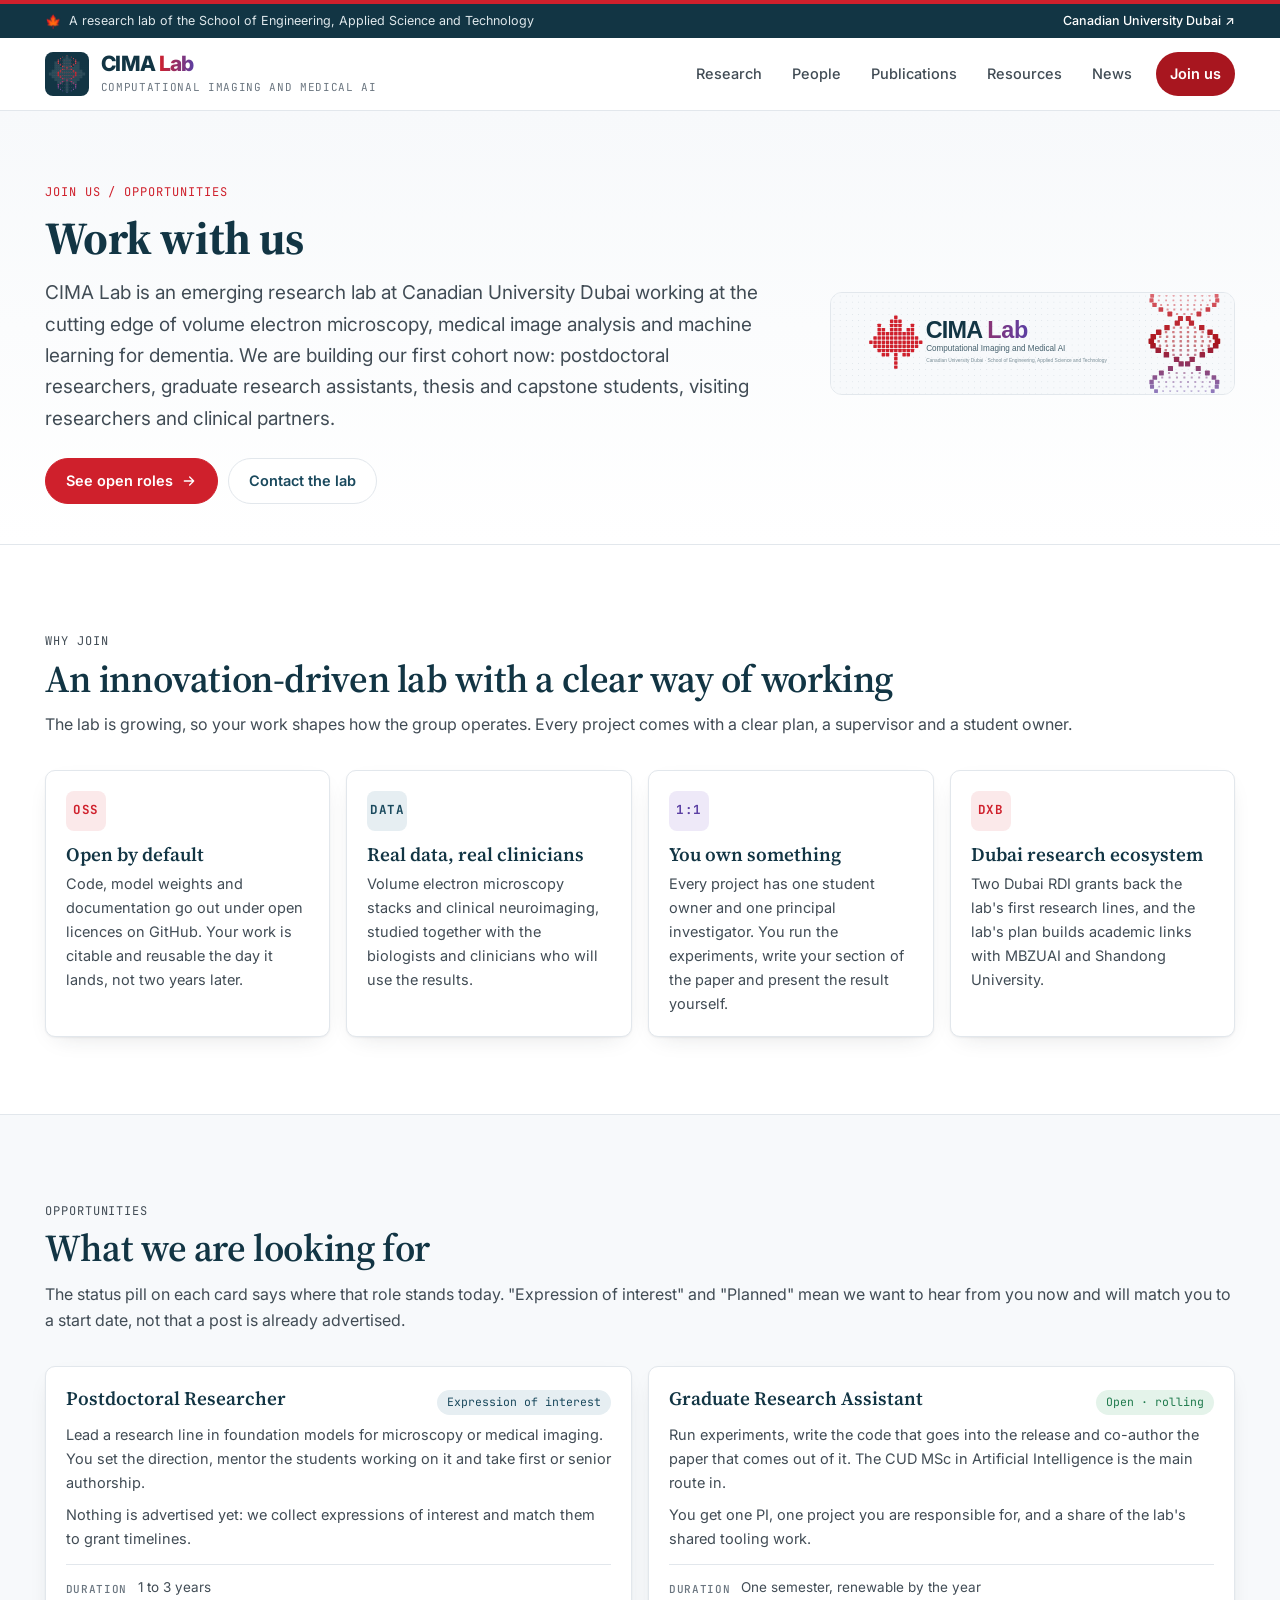
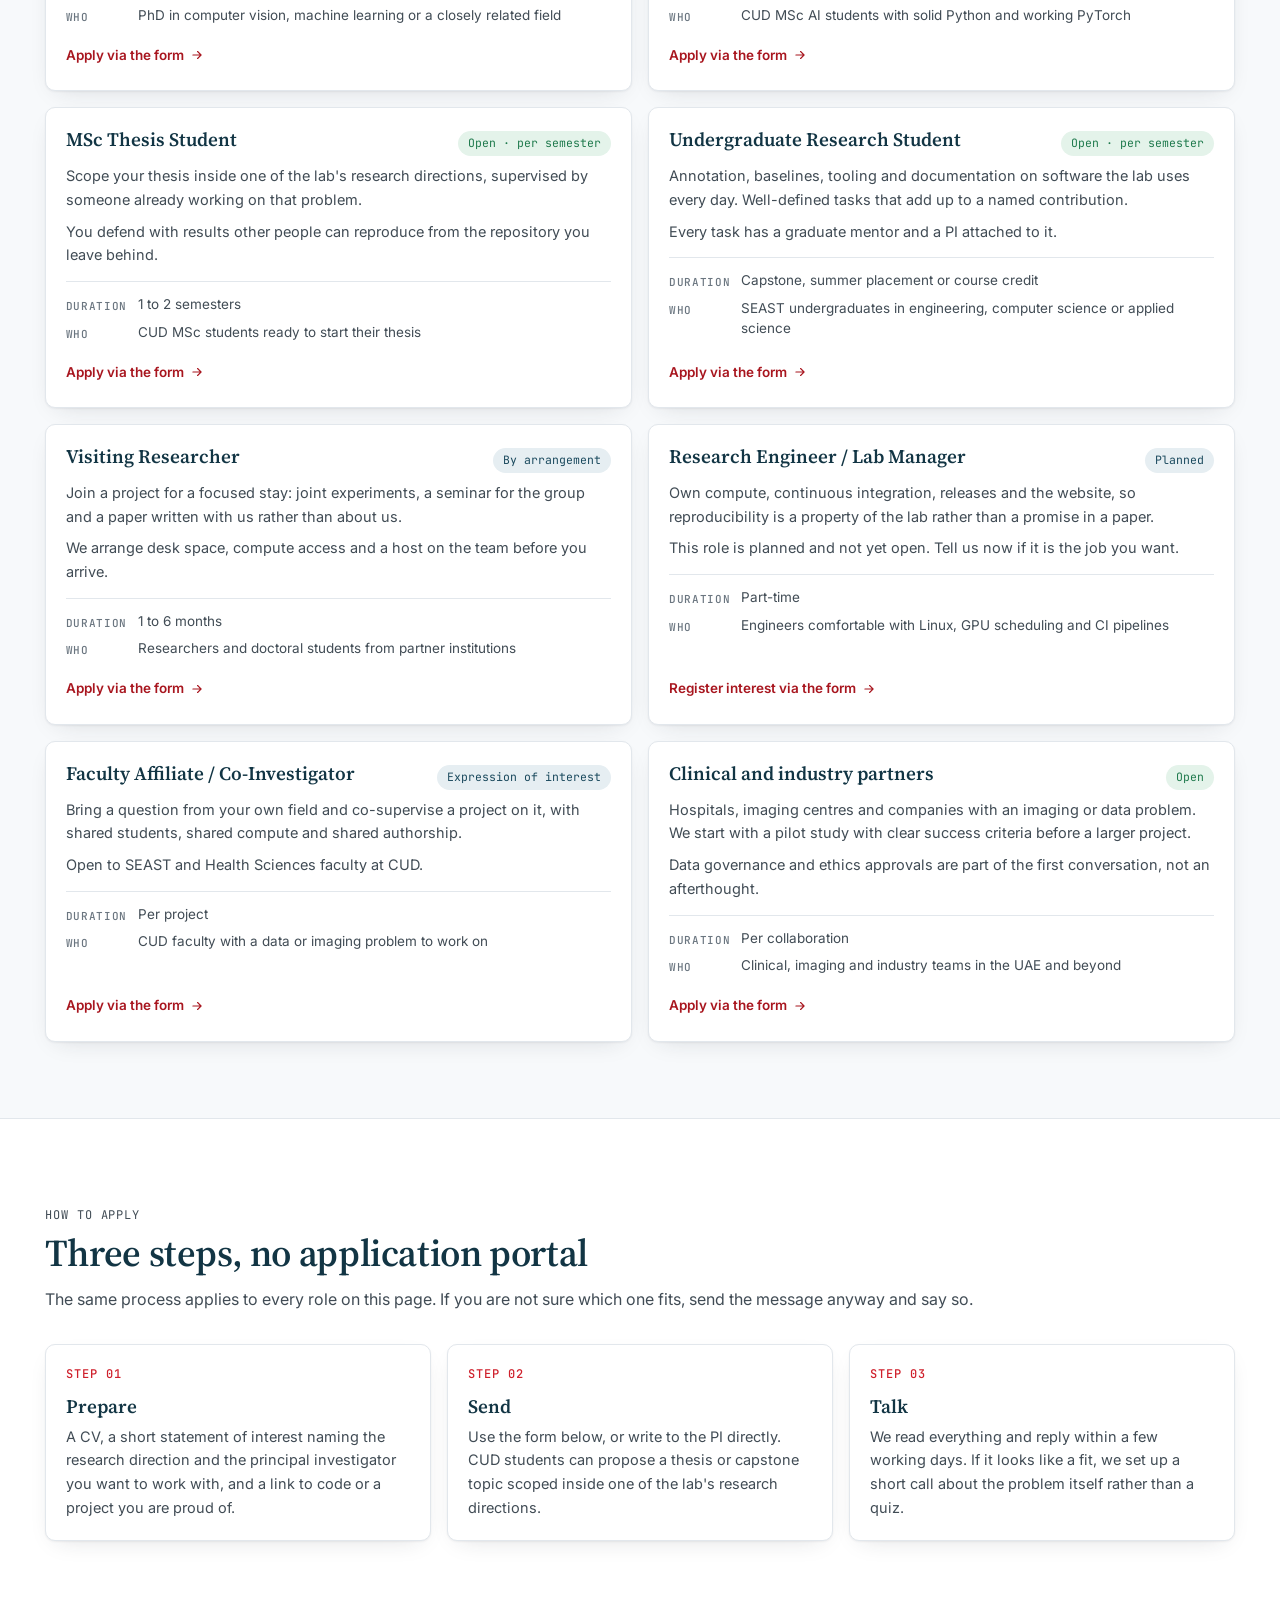
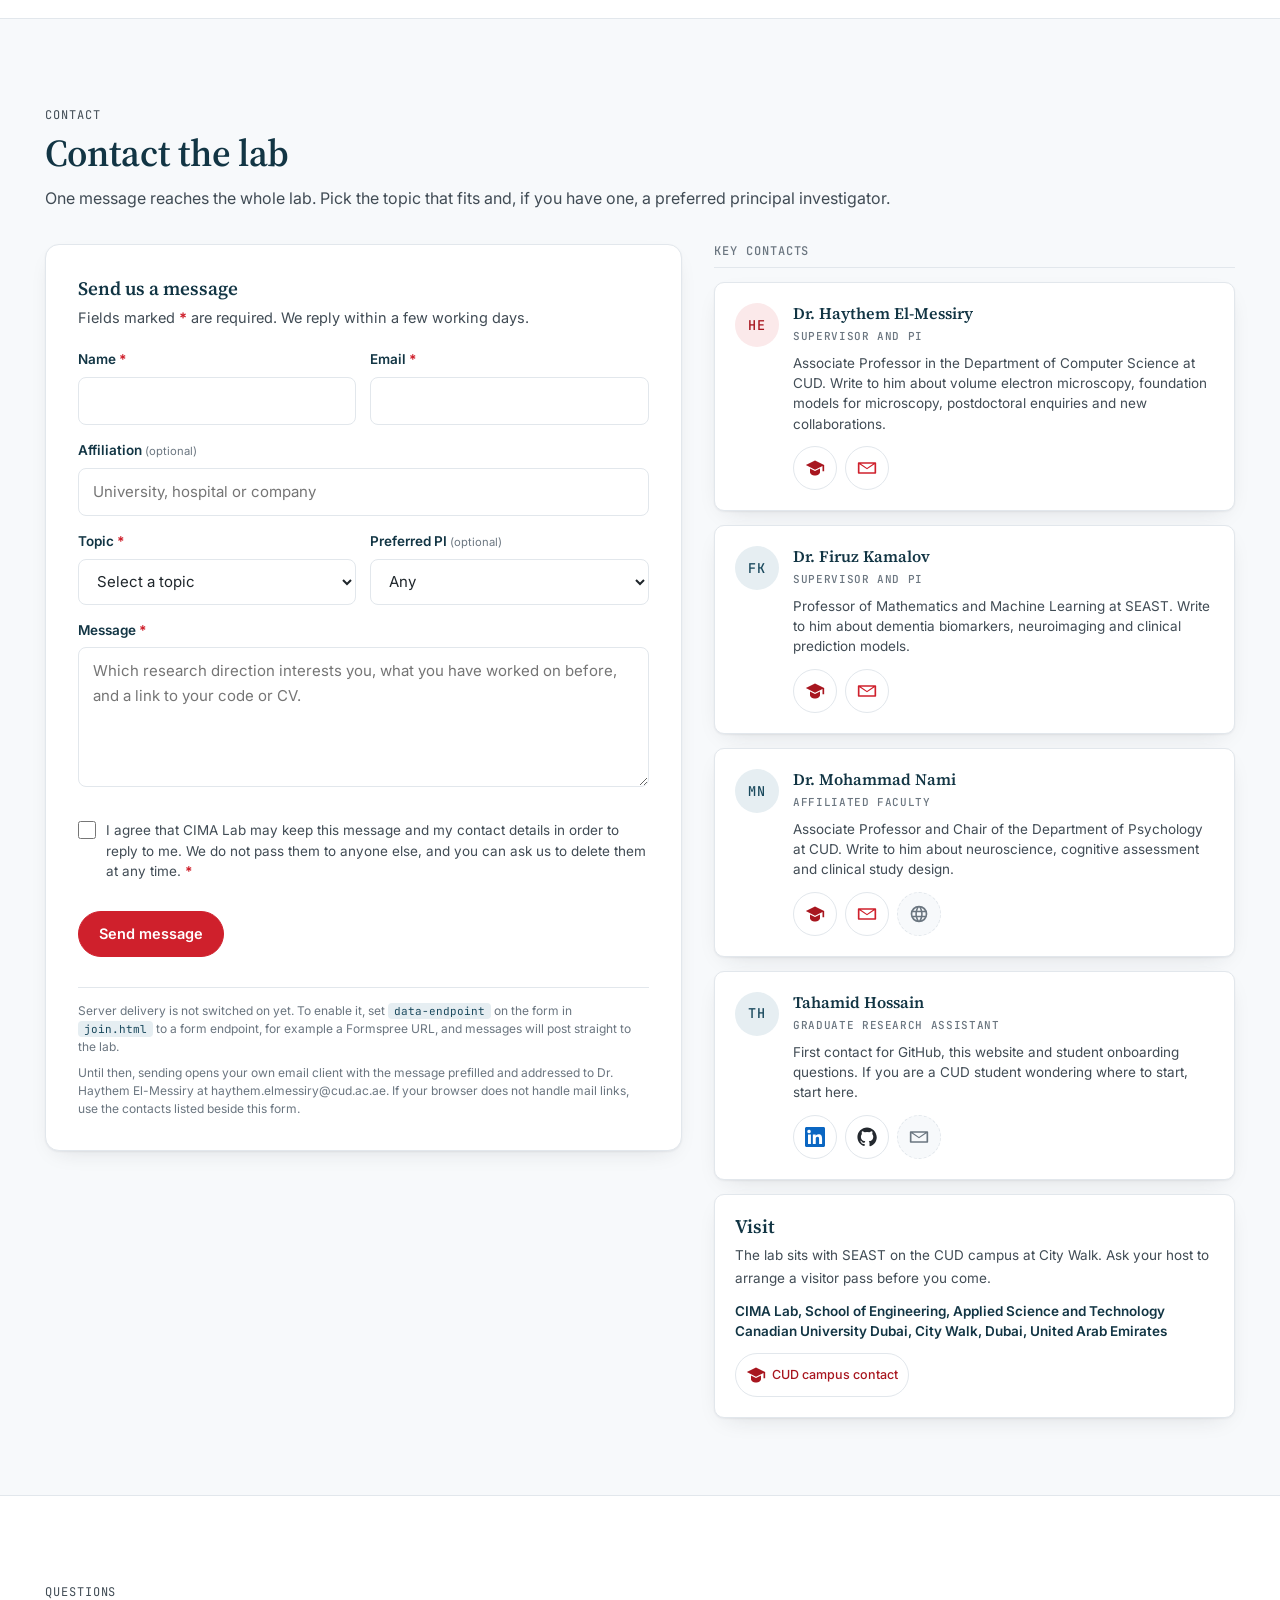
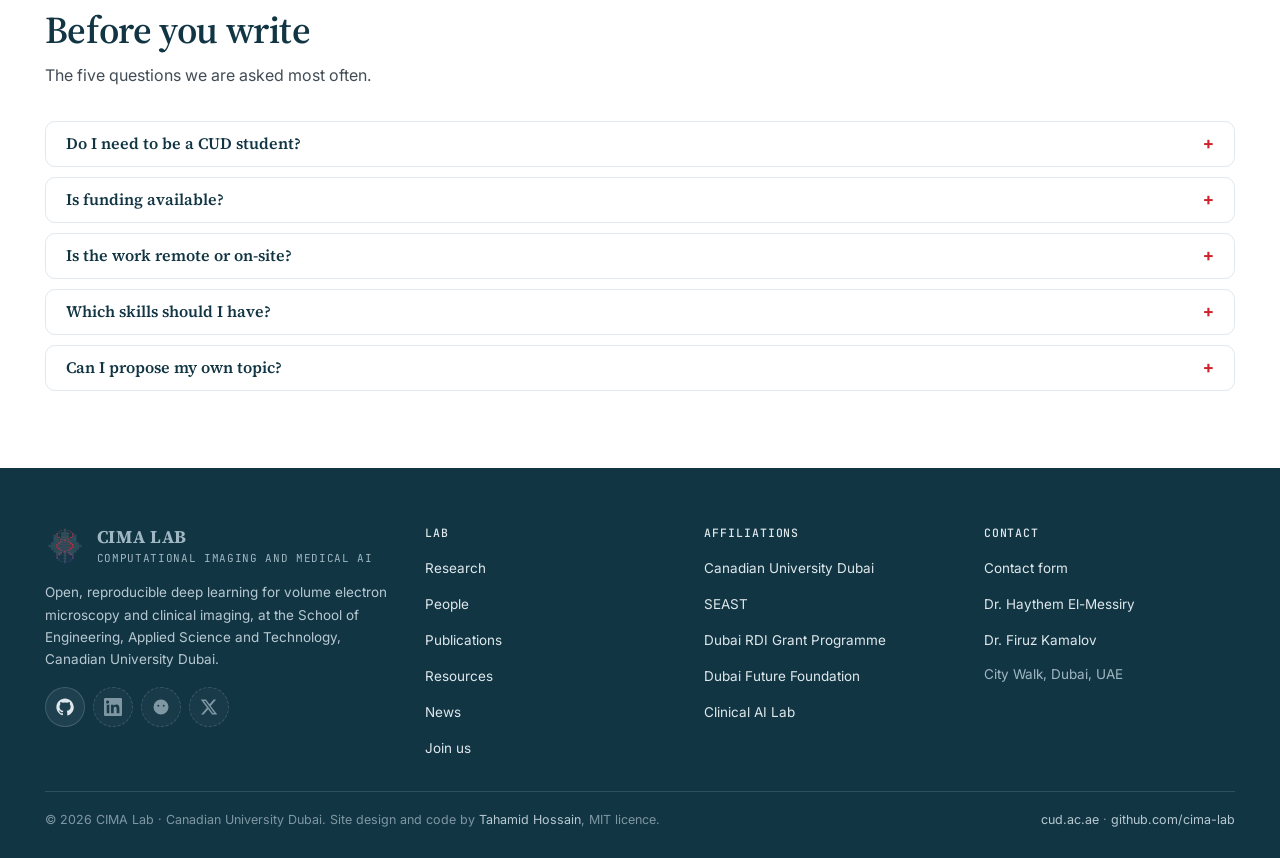
<file: join.html>
<!DOCTYPE html>
<html lang="en" class="no-js">
<head>
<meta charset="UTF-8">
<meta name="viewport" content="width=device-width, initial-scale=1.0">
<title>Join us · CIMA Lab · Computational Imaging and Medical AI</title>
<meta name="description" content="Open roles, student projects and partnerships at CIMA Lab, Canadian University Dubai. See what is open, how to apply and who to contact.">
<meta name="theme-color" content="#CF202C">
<link rel="icon" type="image/svg+xml" href="assets/logo/logo-light.svg">
<link rel="apple-touch-icon" href="assets/logo/logo-light.svg">
<meta property="og:site_name" content="CIMA Lab">
<meta property="og:title" content="Join us · CIMA Lab">
<meta property="og:description" content="Open roles, student projects and partnerships at CIMA Lab, Canadian University Dubai. See what is open, how to apply and who to contact.">
<meta property="og:type" content="website">
<meta property="og:image" content="assets/banner-cover/cover-light.svg">
<meta name="twitter:card" content="summary_large_image">
<link rel="preconnect" href="https://fonts.googleapis.com">
<link rel="preconnect" href="https://fonts.gstatic.com" crossorigin>
<link href="https://fonts.googleapis.com/css2?family=Inter:wght@400;500;600;700&family=Source+Serif+4:opsz,wght@8..60,400;8..60,600;8..60,700&family=JetBrains+Mono:wght@400;500&display=swap" rel="stylesheet">
<link rel="stylesheet" href="css/variables.css">
<link rel="stylesheet" href="css/theme.css">
<link rel="stylesheet" href="css/site.css">
<link rel="stylesheet" href="css/pages/join.css">
</head>
<body>
<a class="skip" href="#main">Skip to content</a>

<!-- University affiliation ribbon (sticky) -->
<div class="unibar" role="region" aria-label="University affiliation">
  <div class="wrap">
    <span><span class="leaf" aria-hidden="true">🍁</span><span class="long">A research lab of the School of Engineering, Applied Science and Technology</span><span class="short" style="display:none">Canadian University Dubai</span></span>
    <a href="https://www.cud.ac.ae" target="_blank" rel="noopener">Canadian University Dubai <span aria-hidden="true">↗</span></a>
  </div>
</div>

<!-- Site header (sticky) -->
<header class="site-header">
  <div class="wrap">
    <a class="logo" href="index.html" aria-label="CIMA Lab home">
      <img src="assets/logo/logo-dark.svg" alt="" width="44" height="44">
      <span><span class="lt"><span class="w1">CIMA</span> <span class="w2">Lab</span></span><span class="ls">Computational Imaging and Medical AI</span></span>
    </a>
    <button class="nav-toggle" aria-expanded="false" aria-controls="site-nav" aria-label="Toggle navigation">
      <svg class="ic-menu" viewBox="0 0 24 24" fill="none" stroke="currentColor" stroke-width="2" stroke-linecap="round"><path d="M4 7h16M4 12h16M4 17h16"/></svg>
      <svg class="ic-close" viewBox="0 0 24 24" fill="none" stroke="currentColor" stroke-width="2" stroke-linecap="round"><path d="M6 6l12 12M18 6L6 18"/></svg>
    </button>
    <nav class="nav" id="site-nav" aria-label="Primary">
      <a href="research/index.html">Research</a>
      <a href="people.html">People</a>
      <a href="publications.html">Publications</a>
      <a href="resources.html">Resources</a>
      <a href="news/index.html">News</a>
      <a class="cta" href="join.html" aria-current="page">Join us</a>
    </nav>
  </div>
</header>

<main id="main">

  <!-- ============ Page head ============ -->
  <div class="page-head with-art">
    <div class="wrap">
      <div class="ph-text">
<p class="k">Join us / Opportunities</p>
      <h1>Work with us</h1>
      <p class="lede">CIMA Lab is an emerging research lab at Canadian University Dubai working at the cutting edge of volume electron microscopy, medical image analysis and machine learning for dementia. We are building our first cohort now: postdoctoral researchers, graduate research assistants, thesis and capstone students, visiting researchers and clinical partners.</p>
      <div class="btns">
        <a class="btn red" href="#roles">See open roles <svg viewBox="0 0 24 24" fill="none" stroke="currentColor" stroke-width="2" stroke-linecap="round" stroke-linejoin="round" aria-hidden="true"><path d="M5 12h14M13 6l6 6-6 6"/></svg></a>
        <a class="btn" href="#contact">Contact the lab</a>
      </div>
      </div>
      <figure class="art"><img src="assets/banner-horizontal/horizontal-light.svg" alt="CIMA Lab horizontal banner" width="1584" height="396"></figure>
    </div>
  </div>

  <!-- ============ Why join ============ -->
  <section class="sec" aria-labelledby="why-h">
    <div class="wrap">
      <div class="sh">
        <div>
          <p class="k">Why join</p>
          <h2 id="why-h">An innovation-driven lab with a clear way of working</h2>
          <p>The lab is growing, so your work shapes how the group operates. Every project comes with a clear plan, a supervisor and a student owner.</p>
        </div>
      </div>
      <div class="grid g4 why">
        <article class="card" data-reveal>
          <div class="ico" aria-hidden="true">OSS</div>
          <h3>Open by default</h3>
          <p>Code, model weights and documentation go out under open licences on GitHub. Your work is citable and reusable the day it lands, not two years later.</p>
        </article>
        <article class="card" data-reveal>
          <div class="ico navy" aria-hidden="true">DATA</div>
          <h3>Real data, real clinicians</h3>
          <p>Volume electron microscopy stacks and clinical neuroimaging, studied together with the biologists and clinicians who will use the results.</p>
        </article>
        <article class="card" data-reveal>
          <div class="ico violet" aria-hidden="true">1:1</div>
          <h3>You own something</h3>
          <p>Every project has one student owner and one principal investigator. You run the experiments, write your section of the paper and present the result yourself.</p>
        </article>
        <article class="card" data-reveal>
          <div class="ico" aria-hidden="true">DXB</div>
          <h3>Dubai research ecosystem</h3>
          <p>Two Dubai RDI grants back the lab's first research lines, and the lab's plan builds academic links with MBZUAI and Shandong University.</p>
        </article>
      </div>
    </div>
  </section>

  <!-- ============ Opportunities ============ -->
  <section class="sec alt" id="roles" aria-labelledby="roles-h">
    <div class="wrap">
      <div class="sh">
        <div>
          <p class="k">Opportunities</p>
          <h2 id="roles-h">What we are looking for</h2>
          <p>The status pill on each card says where that role stands today. "Expression of interest" and "Planned" mean we want to hear from you now and will match you to a start date, not that a post is already advertised.</p>
        </div>
      </div>
      <div class="grid g2">

        <article class="card role" id="postdoc" data-reveal>
          <div class="role-top">
            <h3>Postdoctoral Researcher</h3>
            <span class="pill">Expression of interest</span>
          </div>
          <p>Lead a research line in foundation models for microscopy or medical imaging. You set the direction, mentor the students working on it and take first or senior authorship.</p>
          <p>Nothing is advertised yet: we collect expressions of interest and match them to grant timelines.</p>
          <dl class="role-meta">
            <div><dt>Duration</dt><dd>1 to 3 years</dd></div>
            <div><dt>Who</dt><dd>PhD in computer vision, machine learning or a closely related field</dd></div>
          </dl>
          <a class="apply" href="#contact" data-role="Postdoctoral position">Apply via the form <svg viewBox="0 0 24 24" fill="none" stroke="currentColor" stroke-width="2" stroke-linecap="round" stroke-linejoin="round" aria-hidden="true"><path d="M5 12h14M13 6l6 6-6 6"/></svg></a>
        </article>

        <article class="card role" id="graduate" data-reveal>
          <div class="role-top">
            <h3>Graduate Research Assistant</h3>
            <span class="pill ok">Open · rolling</span>
          </div>
          <p>Run experiments, write the code that goes into the release and co-author the paper that comes out of it. The CUD MSc in Artificial Intelligence is the main route in.</p>
          <p>You get one PI, one project you are responsible for, and a share of the lab's shared tooling work.</p>
          <dl class="role-meta">
            <div><dt>Duration</dt><dd>One semester, renewable by the year</dd></div>
            <div><dt>Who</dt><dd>CUD MSc AI students with solid Python and working PyTorch</dd></div>
          </dl>
          <a class="apply" href="#contact" data-role="Graduate research assistantship">Apply via the form <svg viewBox="0 0 24 24" fill="none" stroke="currentColor" stroke-width="2" stroke-linecap="round" stroke-linejoin="round" aria-hidden="true"><path d="M5 12h14M13 6l6 6-6 6"/></svg></a>
        </article>

        <article class="card role" id="msc-thesis" data-reveal>
          <div class="role-top">
            <h3>MSc Thesis Student</h3>
            <span class="pill ok">Open · per semester</span>
          </div>
          <p>Scope your thesis inside one of the lab's research directions, supervised by someone already working on that problem.</p>
          <p>You defend with results other people can reproduce from the repository you leave behind.</p>
          <dl class="role-meta">
            <div><dt>Duration</dt><dd>1 to 2 semesters</dd></div>
            <div><dt>Who</dt><dd>CUD MSc students ready to start their thesis</dd></div>
          </dl>
          <a class="apply" href="#contact" data-role="MSc thesis">Apply via the form <svg viewBox="0 0 24 24" fill="none" stroke="currentColor" stroke-width="2" stroke-linecap="round" stroke-linejoin="round" aria-hidden="true"><path d="M5 12h14M13 6l6 6-6 6"/></svg></a>
        </article>

        <article class="card role" id="undergraduate" data-reveal>
          <div class="role-top">
            <h3>Undergraduate Research Student</h3>
            <span class="pill ok">Open · per semester</span>
          </div>
          <p>Annotation, baselines, tooling and documentation on software the lab uses every day. Well-defined tasks that add up to a named contribution.</p>
          <p>Every task has a graduate mentor and a PI attached to it.</p>
          <dl class="role-meta">
            <div><dt>Duration</dt><dd>Capstone, summer placement or course credit</dd></div>
            <div><dt>Who</dt><dd>SEAST undergraduates in engineering, computer science or applied science</dd></div>
          </dl>
          <a class="apply" href="#contact" data-role="Undergraduate research">Apply via the form <svg viewBox="0 0 24 24" fill="none" stroke="currentColor" stroke-width="2" stroke-linecap="round" stroke-linejoin="round" aria-hidden="true"><path d="M5 12h14M13 6l6 6-6 6"/></svg></a>
        </article>

        <article class="card role" id="visiting" data-reveal>
          <div class="role-top">
            <h3>Visiting Researcher</h3>
            <span class="pill">By arrangement</span>
          </div>
          <p>Join a project for a focused stay: joint experiments, a seminar for the group and a paper written with us rather than about us.</p>
          <p>We arrange desk space, compute access and a host on the team before you arrive.</p>
          <dl class="role-meta">
            <div><dt>Duration</dt><dd>1 to 6 months</dd></div>
            <div><dt>Who</dt><dd>Researchers and doctoral students from partner institutions</dd></div>
          </dl>
          <a class="apply" href="#contact" data-role="Visiting researcher">Apply via the form <svg viewBox="0 0 24 24" fill="none" stroke="currentColor" stroke-width="2" stroke-linecap="round" stroke-linejoin="round" aria-hidden="true"><path d="M5 12h14M13 6l6 6-6 6"/></svg></a>
        </article>

        <article class="card role" id="research-engineer" data-reveal>
          <div class="role-top">
            <h3>Research Engineer / Lab Manager</h3>
            <span class="pill">Planned</span>
          </div>
          <p>Own compute, continuous integration, releases and the website, so reproducibility is a property of the lab rather than a promise in a paper.</p>
          <p>This role is planned and not yet open. Tell us now if it is the job you want.</p>
          <dl class="role-meta">
            <div><dt>Duration</dt><dd>Part-time</dd></div>
            <div><dt>Who</dt><dd>Engineers comfortable with Linux, GPU scheduling and CI pipelines</dd></div>
          </dl>
          <a class="apply" href="#contact" data-role="Media or general enquiry">Register interest via the form <svg viewBox="0 0 24 24" fill="none" stroke="currentColor" stroke-width="2" stroke-linecap="round" stroke-linejoin="round" aria-hidden="true"><path d="M5 12h14M13 6l6 6-6 6"/></svg></a>
        </article>

        <article class="card role" id="faculty-affiliate" data-reveal>
          <div class="role-top">
            <h3>Faculty Affiliate / Co-Investigator</h3>
            <span class="pill">Expression of interest</span>
          </div>
          <p>Bring a question from your own field and co-supervise a project on it, with shared students, shared compute and shared authorship.</p>
          <p>Open to SEAST and Health Sciences faculty at CUD.</p>
          <dl class="role-meta">
            <div><dt>Duration</dt><dd>Per project</dd></div>
            <div><dt>Who</dt><dd>CUD faculty with a data or imaging problem to work on</dd></div>
          </dl>
          <a class="apply" href="#contact" data-role="Research collaboration">Apply via the form <svg viewBox="0 0 24 24" fill="none" stroke="currentColor" stroke-width="2" stroke-linecap="round" stroke-linejoin="round" aria-hidden="true"><path d="M5 12h14M13 6l6 6-6 6"/></svg></a>
        </article>

        <article class="card role" id="partners" data-reveal>
          <div class="role-top">
            <h3>Clinical and industry partners</h3>
            <span class="pill ok">Open</span>
          </div>
          <p>Hospitals, imaging centres and companies with an imaging or data problem. We start with a pilot study with clear success criteria before a larger project.</p>
          <p>Data governance and ethics approvals are part of the first conversation, not an afterthought.</p>
          <dl class="role-meta">
            <div><dt>Duration</dt><dd>Per collaboration</dd></div>
            <div><dt>Who</dt><dd>Clinical, imaging and industry teams in the UAE and beyond</dd></div>
          </dl>
          <a class="apply" href="#contact" data-role="Clinical or industry partnership">Apply via the form <svg viewBox="0 0 24 24" fill="none" stroke="currentColor" stroke-width="2" stroke-linecap="round" stroke-linejoin="round" aria-hidden="true"><path d="M5 12h14M13 6l6 6-6 6"/></svg></a>
        </article>

      </div>
    </div>
  </section>

  <!-- ============ How to apply ============ -->
  <section class="sec" aria-labelledby="apply-h">
    <div class="wrap">
      <div class="sh">
        <div>
          <p class="k">How to apply</p>
          <h2 id="apply-h">Three steps, no application portal</h2>
          <p>The same process applies to every role on this page. If you are not sure which one fits, send the message anyway and say so.</p>
        </div>
      </div>
      <ol class="steps">
        <li data-reveal>
          <span class="n">STEP 01</span>
          <h3>Prepare</h3>
          <p>A CV, a short statement of interest naming the research direction and the principal investigator you want to work with, and a link to code or a project you are proud of.</p>
        </li>
        <li data-reveal>
          <span class="n">STEP 02</span>
          <h3>Send</h3>
          <p>Use the form below, or write to the PI directly. CUD students can propose a thesis or capstone topic scoped inside one of the lab's research directions.</p>
        </li>
        <li data-reveal>
          <span class="n">STEP 03</span>
          <h3>Talk</h3>
          <p>We read everything and reply within a few working days. If it looks like a fit, we set up a short call about the problem itself rather than a quiz.</p>
        </li>
      </ol>
    </div>
  </section>

  <!-- ============ Contact ============ -->
  <section class="sec alt" id="contact" aria-labelledby="contact-h">
    <div class="wrap">
      <div class="sh">
        <div>
          <p class="k">Contact</p>
          <h2 id="contact-h">Contact the lab</h2>
          <p>One message reaches the whole lab. Pick the topic that fits and, if you have one, a preferred principal investigator.</p>
        </div>
      </div>

      <div class="contact-grid">

        <!-- Form -->
        <div class="panel" data-reveal>
          <div class="form-head">
            <h3>Send us a message</h3>
            <p>Fields marked <span class="req" aria-hidden="true">*</span> are required. We reply within a few working days.</p>
          </div>

          <form class="form" data-contact data-endpoint="" data-mailto="haythem.elmessiry@cud.ac.ae" novalidate>
            <div class="row2">
              <div class="field">
                <label for="cf-name">Name <span class="req" aria-hidden="true">*</span></label>
                <input id="cf-name" name="name" type="text" autocomplete="name" required aria-required="true" aria-describedby="cf-name-err">
                <span class="err" id="cf-name-err">Please tell us your name.</span>
              </div>
              <div class="field">
                <label for="cf-email">Email <span class="req" aria-hidden="true">*</span></label>
                <input id="cf-email" name="email" type="email" autocomplete="email" required aria-required="true" aria-describedby="cf-email-err">
                <span class="err" id="cf-email-err">Please enter an email address we can reply to.</span>
              </div>
            </div>

            <div class="field">
              <label for="cf-affiliation">Affiliation <small>(optional)</small></label>
              <input id="cf-affiliation" name="affiliation" type="text" autocomplete="organization" placeholder="University, hospital or company">
            </div>

            <div class="row2">
              <div class="field">
                <label for="cf-topic">Topic <span class="req" aria-hidden="true">*</span></label>
                <select id="cf-topic" name="topic" required aria-required="true" aria-describedby="cf-topic-err">
                  <option value="">Select a topic</option>
                  <option>Research collaboration</option>
                  <option>Postdoctoral position</option>
                  <option>Graduate research assistantship</option>
                  <option>MSc thesis</option>
                  <option>Undergraduate research</option>
                  <option>Visiting researcher</option>
                  <option>Clinical or industry partnership</option>
                  <option>Media or general enquiry</option>
                </select>
                <span class="err" id="cf-topic-err">Please choose the topic that fits best.</span>
              </div>
              <div class="field">
                <label for="cf-pi">Preferred PI <small>(optional)</small></label>
                <select id="cf-pi" name="preferred_pi">
                  <option>Any</option>
                  <option>Dr. Haythem El-Messiry</option>
                  <option>Dr. Firuz Kamalov</option>
                  <option>Dr. Mohammad Nami</option>
                </select>
              </div>
            </div>

            <div class="field">
              <label for="cf-message">Message <span class="req" aria-hidden="true">*</span></label>
              <textarea id="cf-message" name="message" required aria-required="true" aria-describedby="cf-message-err" placeholder="Which research direction interests you, what you have worked on before, and a link to your code or CV."></textarea>
              <span class="err" id="cf-message-err">Please write a short message so we know how to help.</span>
            </div>

            <div class="sr-only" aria-hidden="true">
              <label for="cf-gotcha">Leave this field empty</label>
              <input id="cf-gotcha" name="_gotcha" type="text" tabindex="-1" autocomplete="off">
            </div>

            <div class="field check">
              <div class="check-row">
                <input id="cf-consent" name="consent" type="checkbox" value="yes" required aria-required="true" aria-describedby="cf-consent-err">
                <label for="cf-consent">I agree that CIMA Lab may keep this message and my contact details in order to reply to me. We do not pass them to anyone else, and you can ask us to delete them at any time. <span class="req" aria-hidden="true">*</span></label>
              </div>
              <span class="err" id="cf-consent-err">Please tick this box so that we are allowed to reply.</span>
            </div>

            <div class="btns">
              <button class="btn red" type="submit">Send message</button>
            </div>

            <div class="form-status"></div>

            <div class="form-foot">
              <span class="note">Server delivery is not switched on yet. To enable it, set <code>data-endpoint</code> on the form in <code>join.html</code> to a form endpoint, for example a Formspree URL, and messages will post straight to the lab.</span>
              <span class="note">Until then, sending opens your own email client with the message prefilled and addressed to Dr. Haythem El-Messiry at haythem.elmessiry@cud.ac.ae. If your browser does not handle mail links, use the contacts listed beside this form.</span>
            </div>
          </form>
        </div>

        <!-- Key contacts -->
        <div class="contact-side">
          <h3 class="side-h">Key contacts</h3>
          <div class="kc-list">

            <article class="card kc" data-reveal>
              <div class="av red" aria-hidden="true">HE</div>
              <div>
                <h3>Dr. Haythem El-Messiry</h3>
                <span class="who">Supervisor and PI</span>
                <p>Associate Professor in the Department of Computer Science at CUD. Write to him about volume electron microscopy, foundation models for microscopy, postdoctoral enquiries and new collaborations.</p>
                <div class="soc lg">
                  <a data-net="cud" href="https://www.cud.ac.ae/personnel/dr-haytham-el-messiry" target="_blank" rel="noopener" aria-label="CUD profile for Dr. Haythem El-Messiry"><svg viewBox="0 0 24 24" aria-hidden="true"><path d="M12 3 1 8.5l11 5.5 9-4.5V16h2V8.5L12 3zm-6 9.6V17c0 1.7 2.7 4 6 4s6-2.3 6-4v-4.4l-6 3-6-3z"/></svg></a>
                  <a data-net="email" href="mailto:haythem.elmessiry@cud.ac.ae" aria-label="Email Dr. Haythem El-Messiry"><svg viewBox="0 0 24 24" aria-hidden="true"><path d="M2 5h20a1 1 0 0 1 1 1v12a1 1 0 0 1-1 1H2a1 1 0 0 1-1-1V6a1 1 0 0 1 1-1zm1 2.4V17h18V7.4l-9 6-9-6zM4.7 7l7.3 4.9L19.3 7H4.7z"/></svg></a>
                </div>
              </div>
            </article>

            <article class="card kc" data-reveal>
              <div class="av" aria-hidden="true">FK</div>
              <div>
                <h3>Dr. Firuz Kamalov</h3>
                <span class="who">Supervisor and PI</span>
                <p>Professor of Mathematics and Machine Learning at SEAST. Write to him about dementia biomarkers, neuroimaging and clinical prediction models.</p>
                <div class="soc lg">
                  <a data-net="cud" href="https://www.cud.ac.ae/personnel/dr-firuz-kamalov" target="_blank" rel="noopener" aria-label="CUD profile for Dr. Firuz Kamalov"><svg viewBox="0 0 24 24" aria-hidden="true"><path d="M12 3 1 8.5l11 5.5 9-4.5V16h2V8.5L12 3zm-6 9.6V17c0 1.7 2.7 4 6 4s6-2.3 6-4v-4.4l-6 3-6-3z"/></svg></a>
                  <a data-net="email" href="mailto:firuz@cud.ac.ae" aria-label="Email Dr. Firuz Kamalov"><svg viewBox="0 0 24 24" aria-hidden="true"><path d="M2 5h20a1 1 0 0 1 1 1v12a1 1 0 0 1-1 1H2a1 1 0 0 1-1-1V6a1 1 0 0 1 1-1zm1 2.4V17h18V7.4l-9 6-9-6zM4.7 7l7.3 4.9L19.3 7H4.7z"/></svg></a>
                </div>
              </div>
            </article>

            <article class="card kc" data-reveal>
              <div class="av" aria-hidden="true">MN</div>
              <div>
                <h3>Dr. Mohammad Nami</h3>
                <span class="who">Affiliated Faculty</span>
                <p>Associate Professor and Chair of the Department of Psychology at CUD. Write to him about neuroscience, cognitive assessment and clinical study design.</p>
                <div class="soc lg">
                  <a data-net="cud" href="https://www.cud.ac.ae/personnel/dr-mohammad-nami" target="_blank" rel="noopener" aria-label="CUD profile for Dr. Mohammad Nami"><svg viewBox="0 0 24 24" aria-hidden="true"><path d="M12 3 1 8.5l11 5.5 9-4.5V16h2V8.5L12 3zm-6 9.6V17c0 1.7 2.7 4 6 4s6-2.3 6-4v-4.4l-6 3-6-3z"/></svg></a>
                  <a data-net="email" href="mailto:mohammad.nami@cud.ac.ae" aria-label="Email Dr. Mohammad Nami"><svg viewBox="0 0 24 24" aria-hidden="true"><path d="M2 5h20a1 1 0 0 1 1 1v12a1 1 0 0 1-1 1H2a1 1 0 0 1-1-1V6a1 1 0 0 1 1-1zm1 2.4V17h18V7.4l-9 6-9-6zM4.7 7l7.3 4.9L19.3 7H4.7z"/></svg></a>
                  <span class="off" title="Personal website not yet listed" aria-label="Website (not available)"><svg viewBox="0 0 24 24" aria-hidden="true"><path d="M12 2a10 10 0 1 0 0 20 10 10 0 0 0 0-20zm6.9 6h-3a15 15 0 0 0-1.3-3.5A8 8 0 0 1 18.9 8zM12 4c.9 1.2 1.6 2.6 2 4h-4c.4-1.4 1.1-2.8 2-4zM4.3 14a8 8 0 0 1 0-4h3.4a17 17 0 0 0 0 4H4.3zm.8 2h3a15 15 0 0 0 1.3 3.5A8 8 0 0 1 5.1 16zm3-8h-3a8 8 0 0 1 4.3-3.5A15 15 0 0 0 8.1 8zM12 20c-.9-1.2-1.6-2.6-2-4h4c-.4 1.4-1.1 2.8-2 4zm2.4-6H9.6a15 15 0 0 1 0-4h4.8a15 15 0 0 1 0 4zm.3 5.5A15 15 0 0 0 16 16h3a8 8 0 0 1-4.3 3.5zM16.3 14a17 17 0 0 0 0-4h3.4a8 8 0 0 1 0 4h-3.4z"/></svg></span>
                </div>
              </div>
            </article>

            <article class="card kc" data-reveal>
              <div class="av" aria-hidden="true">TH</div>
              <div>
                <h3>Tahamid Hossain</h3>
                <span class="who">Graduate Research Assistant</span>
                <p>First contact for GitHub, this website and student onboarding questions. If you are a CUD student wondering where to start, start here.</p>
                <div class="soc lg">
                  <a data-net="linkedin" href="https://www.linkedin.com/in/tahamidhossain" target="_blank" rel="noopener" aria-label="LinkedIn profile for Tahamid Hossain"><svg viewBox="0 0 24 24" aria-hidden="true"><path d="M20.4 20.4h-3.5v-5.6c0-1.3 0-3-1.9-3s-2.1 1.4-2.1 2.9v5.7H9.4V9h3.4v1.6c.5-.9 1.6-1.9 3.4-1.9 3.6 0 4.3 2.4 4.3 5.5v6.2zM5.3 7.4a2.1 2.1 0 1 1 0-4.1 2.1 2.1 0 0 1 0 4.1zM7.1 20.4H3.6V9h3.5v11.4zM22.2 0H1.8C.8 0 0 .8 0 1.7v20.5c0 1 .8 1.8 1.8 1.8h20.4c1 0 1.8-.8 1.8-1.8V1.7c0-1-.8-1.7-1.8-1.7z"/></svg></a>
                  <a data-net="github" href="https://github.com/thtahamid" target="_blank" rel="noopener" aria-label="GitHub profile for Tahamid Hossain"><svg viewBox="0 0 24 24" aria-hidden="true"><path d="M12 .5C5.7.5.5 5.7.5 12c0 5.1 3.3 9.4 7.9 10.9.6.1.8-.3.8-.6v-2c-3.2.7-3.9-1.4-3.9-1.4-.5-1.3-1.3-1.7-1.3-1.7-1-.7.1-.7.1-.7 1.2.1 1.8 1.2 1.8 1.2 1 1.8 2.8 1.3 3.4 1 .1-.8.4-1.3.7-1.6-2.6-.3-5.3-1.3-5.3-5.7 0-1.3.5-2.3 1.2-3.1-.1-.3-.5-1.5.1-3.1 0 0 1-.3 3.2 1.2a11 11 0 0 1 5.8 0c2.2-1.5 3.2-1.2 3.2-1.2.6 1.6.2 2.8.1 3.1.8.8 1.2 1.8 1.2 3.1 0 4.4-2.7 5.4-5.3 5.7.4.4.8 1.1.8 2.2v3.3c0 .3.2.7.8.6 4.6-1.5 7.9-5.8 7.9-10.9C23.5 5.7 18.3.5 12 .5z"/></svg></a>
                  <span class="off" title="Lab email address not published yet" aria-label="Email (not published yet)"><svg viewBox="0 0 24 24" aria-hidden="true"><path d="M2 5h20a1 1 0 0 1 1 1v12a1 1 0 0 1-1 1H2a1 1 0 0 1-1-1V6a1 1 0 0 1 1-1zm1 2.4V17h18V7.4l-9 6-9-6zM4.7 7l7.3 4.9L19.3 7H4.7z"/></svg></span>
                </div>
              </div>
            </article>

            <article class="card visit" data-reveal>
              <h3>Visit</h3>
              <p>The lab sits with SEAST on the CUD campus at City Walk. Ask your host to arrange a visitor pass before you come.</p>
              <address>
                CIMA Lab, School of Engineering, Applied Science and Technology<br>
                Canadian University Dubai, City Walk, Dubai, United Arab Emirates
              </address>
              <div class="soc lg">
                <a data-net="cud" href="https://www.cud.ac.ae/contact" target="_blank" rel="noopener">
                  <svg viewBox="0 0 24 24" aria-hidden="true"><path d="M12 3 1 8.5l11 5.5 9-4.5V16h2V8.5L12 3zm-6 9.6V17c0 1.7 2.7 4 6 4s6-2.3 6-4v-4.4l-6 3-6-3z"/></svg>
                  CUD campus contact
                </a>
              </div>
            </article>

          </div>
        </div>

      </div>
    </div>
  </section>

  <!-- ============ FAQ ============ -->
  <section class="sec" aria-labelledby="faq-h">
    <div class="wrap">
      <div class="sh">
        <div>
          <p class="k">Questions</p>
          <h2 id="faq-h">Before you write</h2>
          <p>The five questions we are asked most often.</p>
        </div>
      </div>
      <div class="faq">
        <details data-reveal>
          <summary>Do I need to be a CUD student?</summary>
          <p>Not for every role. Graduate research assistantships and MSc thesis places run through the CUD MSc in Artificial Intelligence, and undergraduate places run through SEAST programmes, so those are for CUD students. Postdoctoral, visiting researcher, faculty affiliate and partnership enquiries are open to anyone.</p>
        </details>
        <details data-reveal>
          <summary>Is funding available?</summary>
          <p>The lab holds two Dubai RDI grants, one on 3D reconstruction for volume electron microscopy and one on prodromal and preclinical markers of dementia. Whether a specific position carries funding depends on the grant it sits in and on the university's own processes, so treat every role on this page as an opportunity to discuss rather than an advertised salary.</p>
        </details>
        <details data-reveal>
          <summary>Is the work remote or on-site?</summary>
          <p>Student roles are on-site at the City Walk campus, because the work runs on lab compute and involves data that stays where it is governed. Visiting researchers and external collaborators work in a hybrid way around agreed visits.</p>
        </details>
        <details data-reveal>
          <summary>Which skills should I have?</summary>
          <p>Python, and enough PyTorch to train a model and debug it when the loss does something strange. Beyond that we care that you can read a paper, reproduce a baseline and write down what you did. Experience with imaging data, segmentation or neuroimaging pipelines helps, but we will teach it.</p>
        </details>
        <details data-reveal>
          <summary>Can I propose my own topic?</summary>
          <p>Yes, as long as it sits inside one of the lab's research directions. Say which direction it belongs to and which PI it fits, and give us a paragraph on the data you would use and how you would know it worked.</p>
        </details>
      </div>
    </div>
  </section>

  <script>
    document.querySelectorAll('a[data-role]').forEach(function (a) {
      a.addEventListener('click', function () {
        var s = document.getElementById('cf-topic');
        if (!s) return;
        s.value = a.getAttribute('data-role');
        s.setAttribute('aria-invalid', 'false');
        s.closest('.field').classList.remove('invalid');
      });
    });
  </script>

</main>

<!-- Footer -->
<footer class="site-footer">
  <div class="wrap">
    <div class="top">
      <div>
        <a class="fbrand" href="index.html"><img src="assets/logo/logo-dark.svg" alt="" width="40" height="40"><span><b>CIMA Lab</b><span>Computational Imaging and Medical AI</span></span></a>
        <p>Open, reproducible deep learning for volume electron microscopy and clinical imaging, at the School of Engineering, Applied Science and Technology, Canadian University Dubai.</p>
        <div class="soc" style="margin-top:16px">
          <a data-net="github" href="https://github.com/cima-lab" target="_blank" rel="noopener" aria-label="GitHub"><svg viewBox="0 0 24 24" aria-hidden="true"><path d="M12 .5C5.7.5.5 5.7.5 12c0 5.1 3.3 9.4 7.9 10.9.6.1.8-.3.8-.6v-2c-3.2.7-3.9-1.4-3.9-1.4-.5-1.3-1.3-1.7-1.3-1.7-1-.7.1-.7.1-.7 1.2.1 1.8 1.2 1.8 1.2 1 1.8 2.8 1.3 3.4 1 .1-.8.4-1.3.7-1.6-2.6-.3-5.3-1.3-5.3-5.7 0-1.3.5-2.3 1.2-3.1-.1-.3-.5-1.5.1-3.1 0 0 1-.3 3.2 1.2a11 11 0 0 1 5.8 0c2.2-1.5 3.2-1.2 3.2-1.2.6 1.6.2 2.8.1 3.1.8.8 1.2 1.8 1.2 3.1 0 4.4-2.7 5.4-5.3 5.7.4.4.8 1.1.8 2.2v3.3c0 .3.2.7.8.6 4.6-1.5 7.9-5.8 7.9-10.9C23.5 5.7 18.3.5 12 .5z"/></svg></a>
          <span class="off" title="LinkedIn page coming soon" aria-label="LinkedIn (coming soon)"><svg viewBox="0 0 24 24" aria-hidden="true"><path d="M20.4 20.4h-3.5v-5.6c0-1.3 0-3-1.9-3s-2.1 1.4-2.1 2.9v5.7H9.4V9h3.4v1.6c.5-.9 1.6-1.9 3.4-1.9 3.6 0 4.3 2.4 4.3 5.5v6.2zM5.3 7.4a2.1 2.1 0 1 1 0-4.1 2.1 2.1 0 0 1 0 4.1zM7.1 20.4H3.6V9h3.5v11.4zM22.2 0H1.8C.8 0 0 .8 0 1.7v20.5c0 1 .8 1.8 1.8 1.8h20.4c1 0 1.8-.8 1.8-1.8V1.7c0-1-.8-1.7-1.8-1.7z"/></svg></span>
          <span class="off" title="Hugging Face organisation coming soon" aria-label="Hugging Face (coming soon)"><svg viewBox="0 0 24 24" aria-hidden="true"><path d="M12 2a10 10 0 1 0 0 20 10 10 0 0 0 0-20zm-3.6 7a1.3 1.3 0 1 1 0 2.6 1.3 1.3 0 0 1 0-2.6zm7.2 0a1.3 1.3 0 1 1 0 2.6 1.3 1.3 0 0 1 0-2.6zM7.4 13.2c1.2 1.6 2.8 2.4 4.6 2.4s3.4-.8 4.6-2.4c.3-.4-.1-.9-.5-.7-1.3.6-2.7.9-4.1.9s-2.8-.3-4.1-.9c-.4-.2-.8.3-.5.7z"/></svg></span>
          <span class="off" title="X account coming soon" aria-label="X (coming soon)"><svg viewBox="0 0 24 24" aria-hidden="true"><path d="M18.2 2h3.4l-7.4 8.5L23 22h-6.8l-5.3-7-6.1 7H1.4l7.9-9L1 2h7l4.8 6.4L18.2 2zm-1.2 18h1.9L7.1 3.9H5.1L17 20z"/></svg></span>
        </div>
      </div>
      <div>
        <h4>Lab</h4>
        <ul>
          <li><a href="research/index.html">Research</a></li>
          <li><a href="people.html">People</a></li>
          <li><a href="publications.html">Publications</a></li>
          <li><a href="resources.html">Resources</a></li>
          <li><a href="news/index.html">News</a></li>
          <li><a href="join.html">Join us</a></li>
        </ul>
      </div>
      <div>
        <h4>Affiliations</h4>
        <ul>
          <li><a href="https://www.cud.ac.ae" target="_blank" rel="noopener">Canadian University Dubai</a></li>
          <li><a href="https://www.cud.ac.ae/academics/schools/school-engineering-applied-science-and-technology" target="_blank" rel="noopener">SEAST</a></li>
          <li><a href="https://dubairdi.ae" target="_blank" rel="noopener">Dubai RDI Grant Programme</a></li>
          <li><a href="https://www.dubaifuture.ae" target="_blank" rel="noopener">Dubai Future Foundation</a></li>
          <li><a href="https://clinicalailab.com" target="_blank" rel="noopener">Clinical AI Lab</a></li>
        </ul>
      </div>
      <div>
        <h4>Contact</h4>
        <ul>
          <li><a href="join.html#contact">Contact form</a></li>
          <li><a href="https://www.cud.ac.ae/personnel/dr-haytham-el-messiry" target="_blank" rel="noopener">Dr. Haythem El-Messiry</a></li>
          <li><a href="https://www.cud.ac.ae/personnel/dr-firuz-kamalov" target="_blank" rel="noopener">Dr. Firuz Kamalov</a></li>
          <li>City Walk, Dubai, UAE</li>
        </ul>
      </div>
    </div>
    <div class="bottom">
      <span>© 2026 CIMA Lab · Canadian University Dubai. Site design and code by <a href="https://github.com/thtahamid" target="_blank" rel="noopener">Tahamid Hossain</a>, MIT licence.</span>
      <span><a href="https://www.cud.ac.ae" target="_blank" rel="noopener">cud.ac.ae</a> · <a href="https://github.com/cima-lab" target="_blank" rel="noopener">github.com/cima-lab</a></span>
    </div>
  </div>
</footer>

<script src="js/site.js" defer></script>
</body>
</html>
</file>
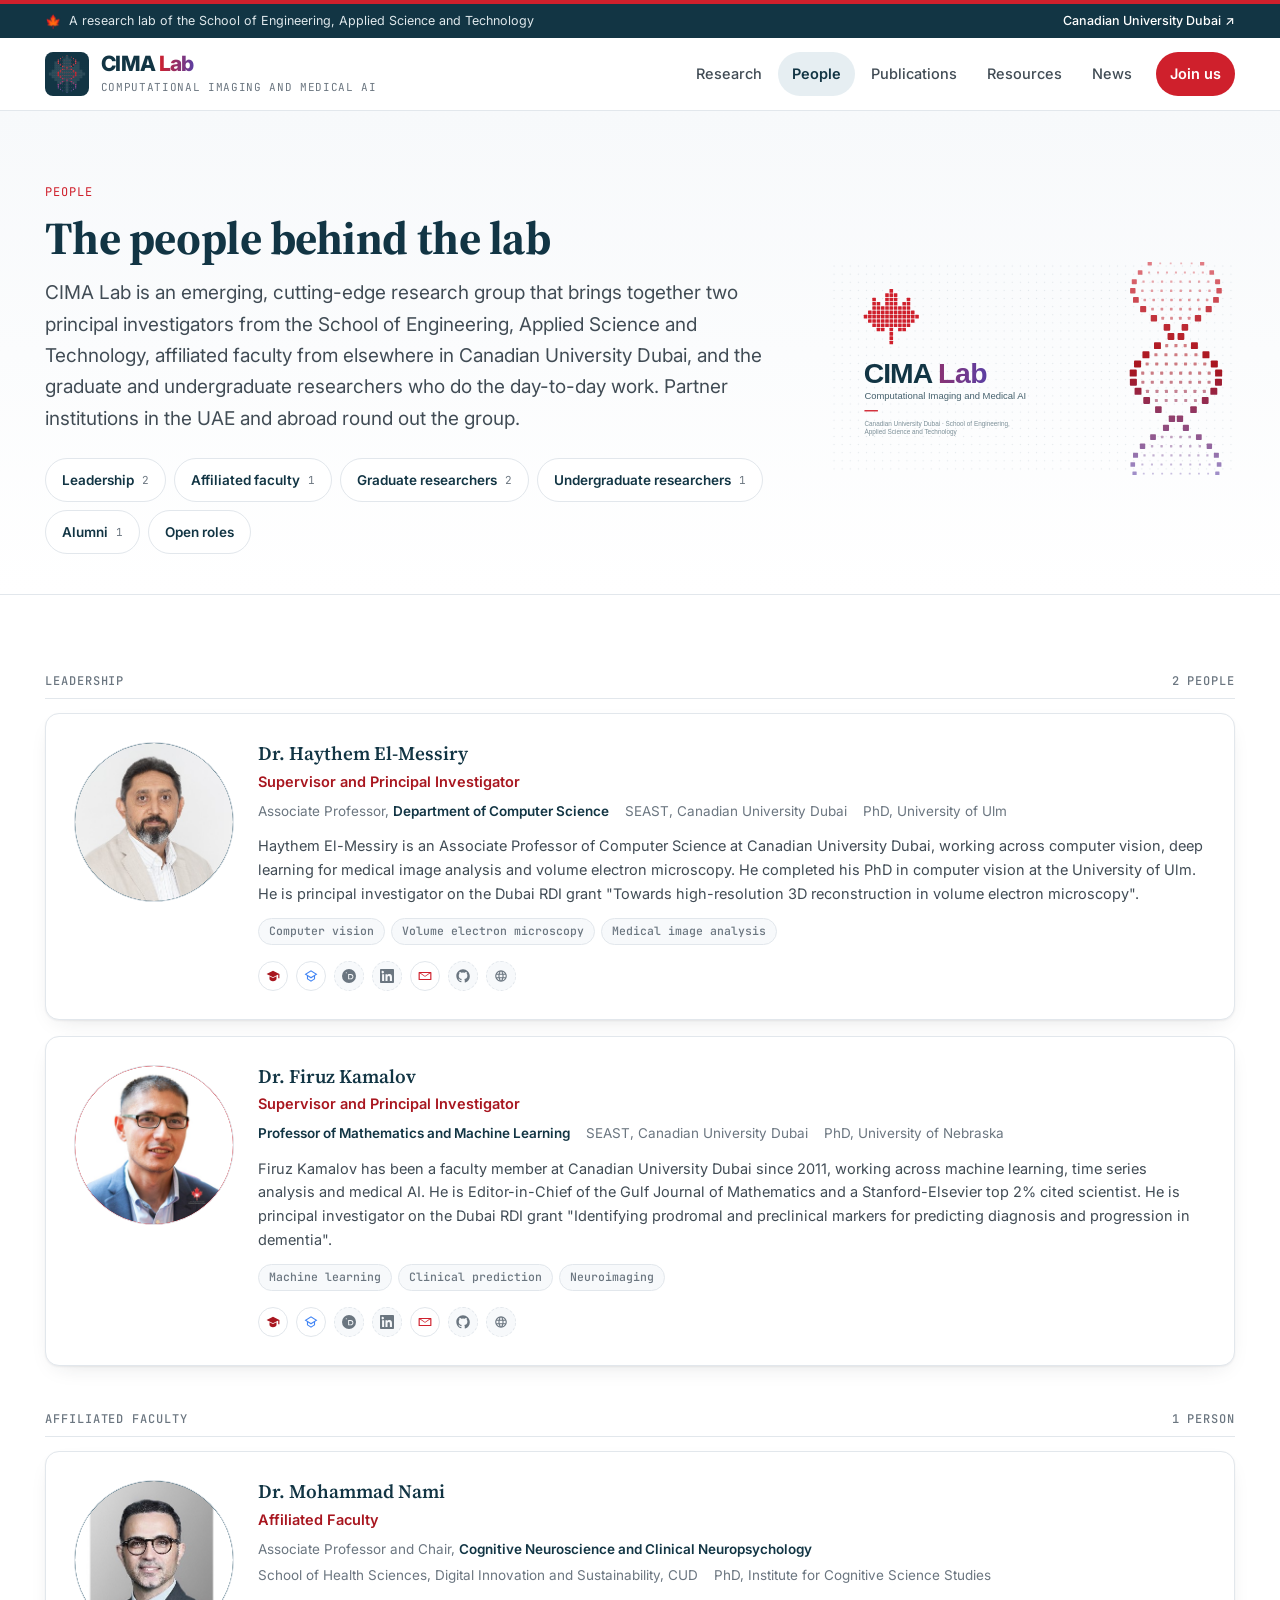
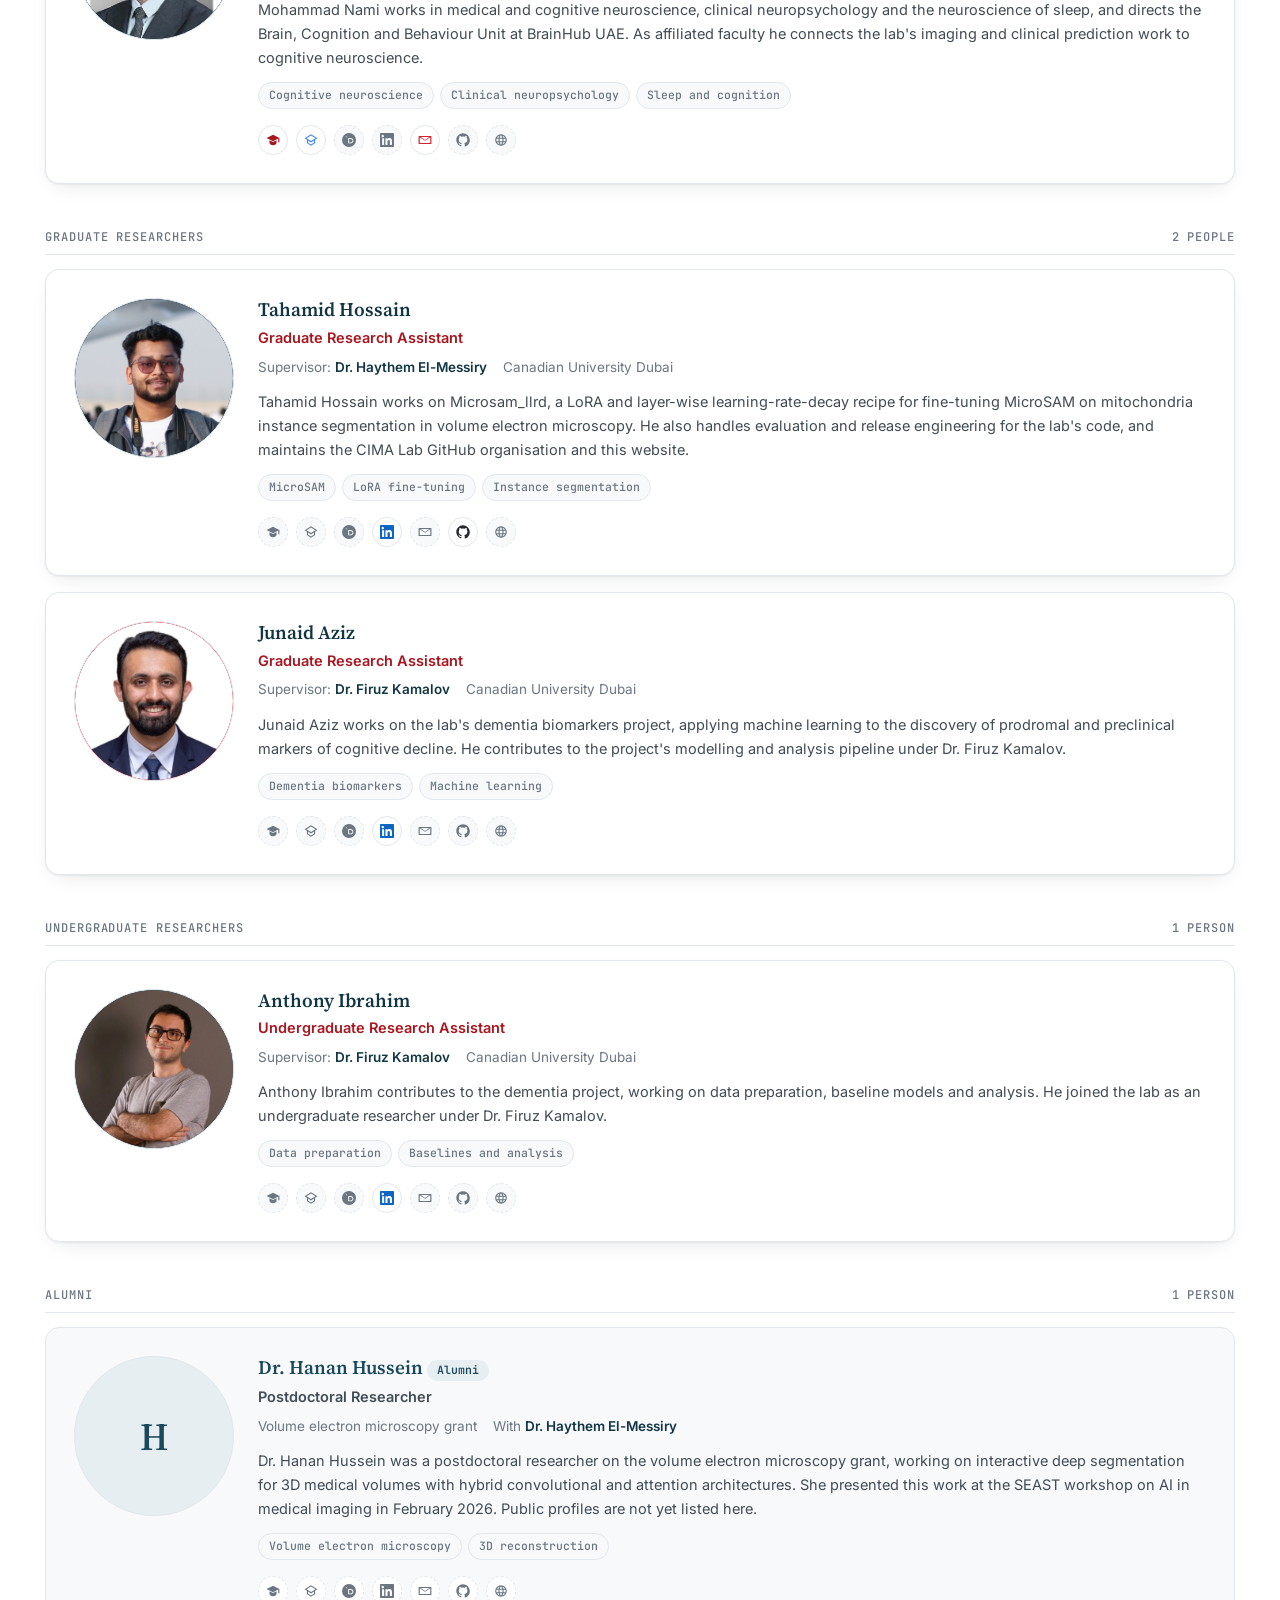
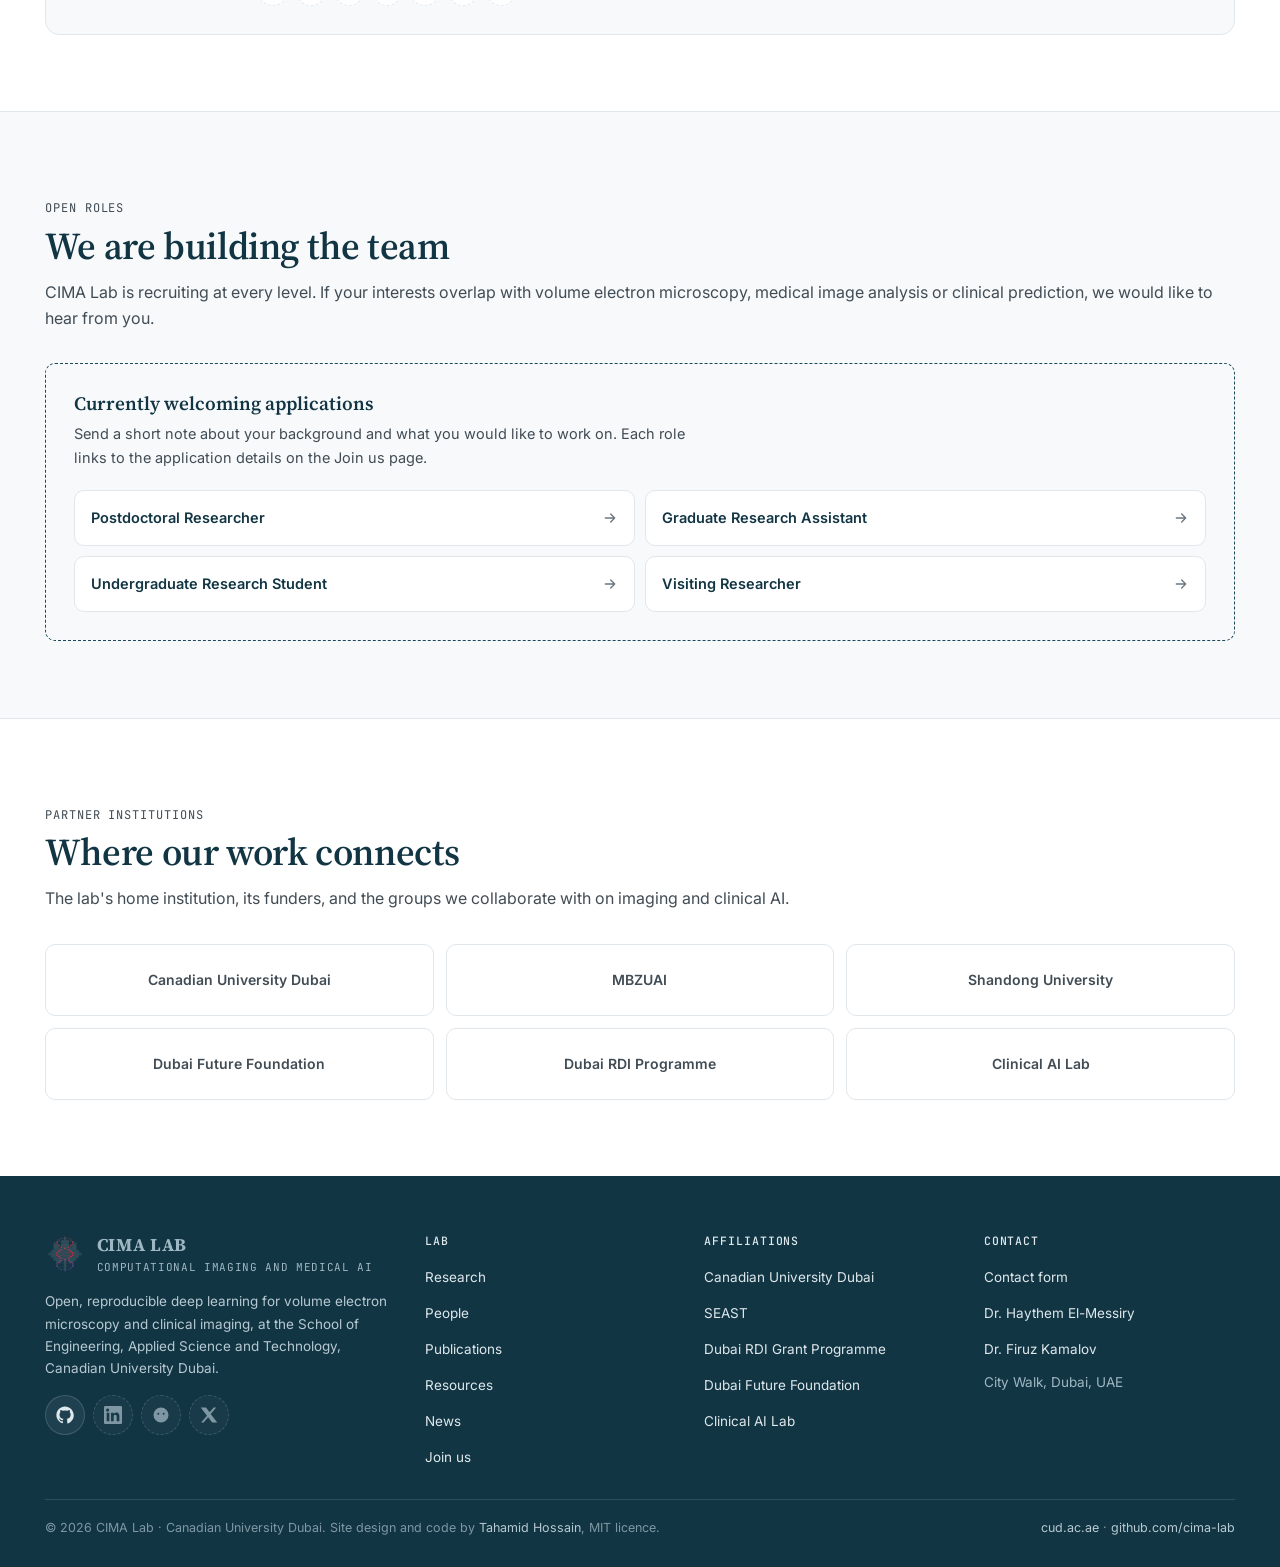
<file: people.html>
<!DOCTYPE html>
<html lang="en" class="no-js">
<head>
<meta charset="UTF-8">
<meta name="viewport" content="width=device-width, initial-scale=1.0">
<title>People · CIMA Lab · Computational Imaging and Medical AI</title>
<meta name="description" content="The people behind CIMA Lab at Canadian University Dubai: principal investigators, affiliated faculty, graduate and undergraduate researchers, and alumni.">
<meta name="theme-color" content="#CF202C">
<link rel="icon" type="image/svg+xml" href="assets/logo/logo-light.svg">
<link rel="apple-touch-icon" href="assets/logo/logo-light.svg">
<meta property="og:site_name" content="CIMA Lab">
<meta property="og:title" content="People · CIMA Lab">
<meta property="og:description" content="Principal investigators, affiliated faculty, graduate and undergraduate researchers, and alumni of CIMA Lab at Canadian University Dubai.">
<meta property="og:type" content="website">
<meta property="og:image" content="assets/banner-cover/cover-light.svg">
<meta name="twitter:card" content="summary_large_image">
<link rel="preconnect" href="https://fonts.googleapis.com">
<link rel="preconnect" href="https://fonts.gstatic.com" crossorigin>
<link href="https://fonts.googleapis.com/css2?family=Inter:wght@400;500;600;700&family=Source+Serif+4:opsz,wght@8..60,400;8..60,600;8..60,700&family=JetBrains+Mono:wght@400;500&display=swap" rel="stylesheet">
<link rel="stylesheet" href="css/variables.css">
<link rel="stylesheet" href="css/theme.css">
<link rel="stylesheet" href="css/site.css">
<link rel="stylesheet" href="css/pages/people.css">
</head>
<body>
<a class="skip" href="#main">Skip to content</a>

<!-- University affiliation ribbon (sticky) -->
<div class="unibar" role="region" aria-label="University affiliation">
  <div class="wrap">
    <span><span class="leaf" aria-hidden="true">🍁</span><span class="long">A research lab of the School of Engineering, Applied Science and Technology</span><span class="short" style="display:none">Canadian University Dubai</span></span>
    <a href="https://www.cud.ac.ae" target="_blank" rel="noopener">Canadian University Dubai <span aria-hidden="true">↗</span></a>
  </div>
</div>

<!-- Site header (sticky) -->
<header class="site-header">
  <div class="wrap">
    <a class="logo" href="index.html" aria-label="CIMA Lab home">
      <img src="assets/logo/logo-dark.svg" alt="" width="44" height="44">
      <span><span class="lt"><span class="w1">CIMA</span> <span class="w2">Lab</span></span><span class="ls">Computational Imaging and Medical AI</span></span>
    </a>
    <button class="nav-toggle" aria-expanded="false" aria-controls="site-nav" aria-label="Toggle navigation">
      <svg class="ic-menu" viewBox="0 0 24 24" fill="none" stroke="currentColor" stroke-width="2" stroke-linecap="round"><path d="M4 7h16M4 12h16M4 17h16"/></svg>
      <svg class="ic-close" viewBox="0 0 24 24" fill="none" stroke="currentColor" stroke-width="2" stroke-linecap="round"><path d="M6 6l12 12M18 6L6 18"/></svg>
    </button>
    <nav class="nav" id="site-nav" aria-label="Primary">
      <a href="research/index.html">Research</a>
      <a href="people.html" aria-current="page">People</a>
      <a href="publications.html">Publications</a>
      <a href="resources.html">Resources</a>
      <a href="news/index.html">News</a>
      <a class="cta" href="join.html">Join us</a>
    </nav>
  </div>
</header>

<main id="main">

  <div class="page-head with-art">
    <div class="wrap">
      <div class="ph-text">
        <p class="k">People</p>
        <h1>The people behind the lab</h1>
        <p class="lede">CIMA Lab is an emerging, cutting-edge research group that brings together two principal investigators from the School of Engineering, Applied Science and Technology, affiliated faculty from elsewhere in Canadian University Dubai, and the graduate and undergraduate researchers who do the day-to-day work. Partner institutions in the UAE and abroad round out the group.</p>
        <nav class="jump" aria-label="Jump to a group">
          <a href="#leadership">Leadership <span class="n">2</span></a>
          <a href="#affiliated">Affiliated faculty <span class="n">1</span></a>
          <a href="#graduate">Graduate researchers <span class="n">2</span></a>
          <a href="#undergraduate">Undergraduate researchers <span class="n">1</span></a>
          <a href="#alumni">Alumni <span class="n">1</span></a>
          <a href="#open-roles">Open roles</a>
        </nav>
      </div>
      <figure class="art"><img src="assets/banner-cover/cover-transparent.svg" alt="CIMA Lab cover artwork" width="1200" height="630"></figure>
    </div>
  </div>

  <section class="sec" aria-labelledby="leadership">
    <div class="wrap">

      <h2 class="role-h" id="leadership">Leadership <span class="cnt">2 people</span></h2>
      <div class="people">

        <article class="person" data-reveal>
          <div class="avatar">
            <img src="assets/people/haythem-el-messiry.jpg" alt="Dr. Haythem El-Messiry" width="160" height="160" decoding="async">
          </div>
          <div class="pbody">
            <h3>Dr. Haythem El-Messiry</h3>
            <p class="ptitle">Supervisor and Principal Investigator</p>
            <p class="meta"><span>Associate Professor, <b>Department of Computer Science</b></span><span>SEAST, Canadian University Dubai</span><span>PhD, University of Ulm</span></p>
            <p class="bio">Haythem El-Messiry is an Associate Professor of Computer Science at Canadian University Dubai, working across computer vision, deep learning for medical image analysis and volume electron microscopy. He completed his PhD in computer vision at the University of Ulm. He is principal investigator on the Dubai RDI grant "Towards high-resolution 3D reconstruction in volume electron microscopy".</p>
            <div class="tags"><span>Computer vision</span><span>Volume electron microscopy</span><span>Medical image analysis</span></div>
            <div class="soc sm">
              <a data-net="cud" href="https://www.cud.ac.ae/personnel/dr-haytham-el-messiry" target="_blank" rel="noopener" aria-label="CUD faculty profile for Dr. Haythem El-Messiry (opens in a new tab)"><svg viewBox="0 0 24 24" aria-hidden="true"><path d="M12 3 1 8.5l11 5.5 9-4.5V16h2V8.5L12 3zm-6 9.6V17c0 1.7 2.7 4 6 4s6-2.3 6-4v-4.4l-6 3-6-3z"/></svg></a>
              <a data-net="scholar" href="https://scholar.google.com/citations?user=DuK-U6oAAAAJ&amp;hl=en" target="_blank" rel="noopener" aria-label="Google Scholar profile for Dr. Haythem El-Messiry (opens in a new tab)"><svg viewBox="0 0 24 24" aria-hidden="true"><path d="M12 2 1 9l4 2.6V17c0 .3.2.6.4.7L12 22l6.6-4.3c.2-.1.4-.4.4-.7v-5.4L23 9 12 2zm0 2.4L19.6 9 12 13.9 4.4 9 12 4.4zM7 12.9l5 3.2 5-3.2v3.6l-5 3.2-5-3.2v-3.6z"/></svg></a>
              <span class="off" role="img" title="ORCID record for Dr. Haythem El-Messiry - not yet listed" aria-label="ORCID record for Dr. Haythem El-Messiry - not yet listed"><svg viewBox="0 0 24 24" aria-hidden="true"><path d="M12 0a12 12 0 1 0 0 24 12 12 0 0 0 0-24zM7.4 5.4a1 1 0 1 1 0 2 1 1 0 0 1 0-2zm.8 3.2h-1.6v9h1.6v-9zm2.4 0h4.2c3.3 0 4.7 2.3 4.7 4.5 0 2.3-1.8 4.5-4.7 4.5h-4.2v-9zm1.6 1.5v6h2.5c2.5 0 3.2-1.9 3.2-3s-.8-3-3.2-3h-2.5z"/></svg></span>
              <span class="off" role="img" title="LinkedIn profile for Dr. Haythem El-Messiry - not yet listed" aria-label="LinkedIn profile for Dr. Haythem El-Messiry - not yet listed"><svg viewBox="0 0 24 24" aria-hidden="true"><path d="M20.4 20.4h-3.5v-5.6c0-1.3 0-3-1.9-3s-2.1 1.4-2.1 2.9v5.7H9.4V9h3.4v1.6c.5-.9 1.6-1.9 3.4-1.9 3.6 0 4.3 2.4 4.3 5.5v6.2zM5.3 7.4a2.1 2.1 0 1 1 0-4.1 2.1 2.1 0 0 1 0 4.1zM7.1 20.4H3.6V9h3.5v11.4zM22.2 0H1.8C.8 0 0 .8 0 1.7v20.5c0 1 .8 1.8 1.8 1.8h20.4c1 0 1.8-.8 1.8-1.8V1.7c0-1-.8-1.7-1.8-1.7z"/></svg></span>
              <a data-net="email" href="mailto:haythem.elmessiry@cud.ac.ae" aria-label="Email Dr. Haythem El-Messiry at haythem.elmessiry@cud.ac.ae"><svg viewBox="0 0 24 24" aria-hidden="true"><path d="M2 5h20a1 1 0 0 1 1 1v12a1 1 0 0 1-1 1H2a1 1 0 0 1-1-1V6a1 1 0 0 1 1-1zm1 2.4V17h18V7.4l-9 6-9-6zM4.7 7l7.3 4.9L19.3 7H4.7z"/></svg></a>
              <span class="off" role="img" title="GitHub profile for Dr. Haythem El-Messiry - not yet listed" aria-label="GitHub profile for Dr. Haythem El-Messiry - not yet listed"><svg viewBox="0 0 24 24" aria-hidden="true"><path d="M12 .5C5.7.5.5 5.7.5 12c0 5.1 3.3 9.4 7.9 10.9.6.1.8-.3.8-.6v-2c-3.2.7-3.9-1.4-3.9-1.4-.5-1.3-1.3-1.7-1.3-1.7-1-.7.1-.7.1-.7 1.2.1 1.8 1.2 1.8 1.2 1 1.8 2.8 1.3 3.4 1 .1-.8.4-1.3.7-1.6-2.6-.3-5.3-1.3-5.3-5.7 0-1.3.5-2.3 1.2-3.1-.1-.3-.5-1.5.1-3.1 0 0 1-.3 3.2 1.2a11 11 0 0 1 5.8 0c2.2-1.5 3.2-1.2 3.2-1.2.6 1.6.2 2.8.1 3.1.8.8 1.2 1.8 1.2 3.1 0 4.4-2.7 5.4-5.3 5.7.4.4.8 1.1.8 2.2v3.3c0 .3.2.7.8.6 4.6-1.5 7.9-5.8 7.9-10.9C23.5 5.7 18.3.5 12 .5z"/></svg></span>
              <span class="off" role="img" title="Personal or project website for Dr. Haythem El-Messiry - not yet listed" aria-label="Personal or project website for Dr. Haythem El-Messiry - not yet listed"><svg viewBox="0 0 24 24" aria-hidden="true"><path d="M12 2a10 10 0 1 0 0 20 10 10 0 0 0 0-20zm6.9 6h-3a15 15 0 0 0-1.3-3.5A8 8 0 0 1 18.9 8zM12 4c.9 1.2 1.6 2.6 2 4h-4c.4-1.4 1.1-2.8 2-4zM4.3 14a8 8 0 0 1 0-4h3.4a17 17 0 0 0 0 4H4.3zm.8 2h3a15 15 0 0 0 1.3 3.5A8 8 0 0 1 5.1 16zm3-8h-3a8 8 0 0 1 4.3-3.5A15 15 0 0 0 8.1 8zM12 20c-.9-1.2-1.6-2.6-2-4h4c-.4 1.4-1.1 2.8-2 4zm2.4-6H9.6a15 15 0 0 1 0-4h4.8a15 15 0 0 1 0 4zm.3 5.5A15 15 0 0 0 16 16h3a8 8 0 0 1-4.3 3.5zM16.3 14a17 17 0 0 0 0-4h3.4a8 8 0 0 1 0 4h-3.4z"/></svg></span>
            </div>
          </div>
        </article>

        <article class="person" data-reveal>
          <div class="avatar red">
            <img src="assets/people/firuz-kamalov.jpg" alt="Dr. Firuz Kamalov" width="160" height="160" decoding="async">
          </div>
          <div class="pbody">
            <h3>Dr. Firuz Kamalov</h3>
            <p class="ptitle">Supervisor and Principal Investigator</p>
            <p class="meta"><span><b>Professor of Mathematics and Machine Learning</b></span><span>SEAST, Canadian University Dubai</span><span>PhD, University of Nebraska</span></p>
            <p class="bio">Firuz Kamalov has been a faculty member at Canadian University Dubai since 2011, working across machine learning, time series analysis and medical AI. He is Editor-in-Chief of the Gulf Journal of Mathematics and a Stanford-Elsevier top 2% cited scientist. He is principal investigator on the Dubai RDI grant "Identifying prodromal and preclinical markers for predicting diagnosis and progression in dementia".</p>
            <div class="tags"><span>Machine learning</span><span>Clinical prediction</span><span>Neuroimaging</span></div>
            <div class="soc sm">
              <a data-net="cud" href="https://www.cud.ac.ae/personnel/dr-firuz-kamalov" target="_blank" rel="noopener" aria-label="CUD faculty profile for Dr. Firuz Kamalov (opens in a new tab)"><svg viewBox="0 0 24 24" aria-hidden="true"><path d="M12 3 1 8.5l11 5.5 9-4.5V16h2V8.5L12 3zm-6 9.6V17c0 1.7 2.7 4 6 4s6-2.3 6-4v-4.4l-6 3-6-3z"/></svg></a>
              <a data-net="scholar" href="https://scholar.google.com/citations?user=tJED7kUAAAAJ&amp;hl=en" target="_blank" rel="noopener" aria-label="Google Scholar profile for Dr. Firuz Kamalov (opens in a new tab)"><svg viewBox="0 0 24 24" aria-hidden="true"><path d="M12 2 1 9l4 2.6V17c0 .3.2.6.4.7L12 22l6.6-4.3c.2-.1.4-.4.4-.7v-5.4L23 9 12 2zm0 2.4L19.6 9 12 13.9 4.4 9 12 4.4zM7 12.9l5 3.2 5-3.2v3.6l-5 3.2-5-3.2v-3.6z"/></svg></a>
              <span class="off" role="img" title="ORCID record for Dr. Firuz Kamalov - not yet listed" aria-label="ORCID record for Dr. Firuz Kamalov - not yet listed"><svg viewBox="0 0 24 24" aria-hidden="true"><path d="M12 0a12 12 0 1 0 0 24 12 12 0 0 0 0-24zM7.4 5.4a1 1 0 1 1 0 2 1 1 0 0 1 0-2zm.8 3.2h-1.6v9h1.6v-9zm2.4 0h4.2c3.3 0 4.7 2.3 4.7 4.5 0 2.3-1.8 4.5-4.7 4.5h-4.2v-9zm1.6 1.5v6h2.5c2.5 0 3.2-1.9 3.2-3s-.8-3-3.2-3h-2.5z"/></svg></span>
              <span class="off" role="img" title="LinkedIn profile for Dr. Firuz Kamalov - not yet listed" aria-label="LinkedIn profile for Dr. Firuz Kamalov - not yet listed"><svg viewBox="0 0 24 24" aria-hidden="true"><path d="M20.4 20.4h-3.5v-5.6c0-1.3 0-3-1.9-3s-2.1 1.4-2.1 2.9v5.7H9.4V9h3.4v1.6c.5-.9 1.6-1.9 3.4-1.9 3.6 0 4.3 2.4 4.3 5.5v6.2zM5.3 7.4a2.1 2.1 0 1 1 0-4.1 2.1 2.1 0 0 1 0 4.1zM7.1 20.4H3.6V9h3.5v11.4zM22.2 0H1.8C.8 0 0 .8 0 1.7v20.5c0 1 .8 1.8 1.8 1.8h20.4c1 0 1.8-.8 1.8-1.8V1.7c0-1-.8-1.7-1.8-1.7z"/></svg></span>
              <a data-net="email" href="mailto:firuz@cud.ac.ae" aria-label="Email Dr. Firuz Kamalov at firuz@cud.ac.ae"><svg viewBox="0 0 24 24" aria-hidden="true"><path d="M2 5h20a1 1 0 0 1 1 1v12a1 1 0 0 1-1 1H2a1 1 0 0 1-1-1V6a1 1 0 0 1 1-1zm1 2.4V17h18V7.4l-9 6-9-6zM4.7 7l7.3 4.9L19.3 7H4.7z"/></svg></a>
              <span class="off" role="img" title="GitHub profile for Dr. Firuz Kamalov - not yet listed" aria-label="GitHub profile for Dr. Firuz Kamalov - not yet listed"><svg viewBox="0 0 24 24" aria-hidden="true"><path d="M12 .5C5.7.5.5 5.7.5 12c0 5.1 3.3 9.4 7.9 10.9.6.1.8-.3.8-.6v-2c-3.2.7-3.9-1.4-3.9-1.4-.5-1.3-1.3-1.7-1.3-1.7-1-.7.1-.7.1-.7 1.2.1 1.8 1.2 1.8 1.2 1 1.8 2.8 1.3 3.4 1 .1-.8.4-1.3.7-1.6-2.6-.3-5.3-1.3-5.3-5.7 0-1.3.5-2.3 1.2-3.1-.1-.3-.5-1.5.1-3.1 0 0 1-.3 3.2 1.2a11 11 0 0 1 5.8 0c2.2-1.5 3.2-1.2 3.2-1.2.6 1.6.2 2.8.1 3.1.8.8 1.2 1.8 1.2 3.1 0 4.4-2.7 5.4-5.3 5.7.4.4.8 1.1.8 2.2v3.3c0 .3.2.7.8.6 4.6-1.5 7.9-5.8 7.9-10.9C23.5 5.7 18.3.5 12 .5z"/></svg></span>
              <span class="off" role="img" title="Personal or project website for Dr. Firuz Kamalov - not yet listed" aria-label="Personal or project website for Dr. Firuz Kamalov - not yet listed"><svg viewBox="0 0 24 24" aria-hidden="true"><path d="M12 2a10 10 0 1 0 0 20 10 10 0 0 0 0-20zm6.9 6h-3a15 15 0 0 0-1.3-3.5A8 8 0 0 1 18.9 8zM12 4c.9 1.2 1.6 2.6 2 4h-4c.4-1.4 1.1-2.8 2-4zM4.3 14a8 8 0 0 1 0-4h3.4a17 17 0 0 0 0 4H4.3zm.8 2h3a15 15 0 0 0 1.3 3.5A8 8 0 0 1 5.1 16zm3-8h-3a8 8 0 0 1 4.3-3.5A15 15 0 0 0 8.1 8zM12 20c-.9-1.2-1.6-2.6-2-4h4c-.4 1.4-1.1 2.8-2 4zm2.4-6H9.6a15 15 0 0 1 0-4h4.8a15 15 0 0 1 0 4zm.3 5.5A15 15 0 0 0 16 16h3a8 8 0 0 1-4.3 3.5zM16.3 14a17 17 0 0 0 0-4h3.4a8 8 0 0 1 0 4h-3.4z"/></svg></span>
            </div>
          </div>
        </article>
      </div>

      <h2 class="role-h" id="affiliated">Affiliated faculty <span class="cnt">1 person</span></h2>
      <div class="people">

        <article class="person" data-reveal>
          <div class="avatar">
            <img src="assets/people/mohammad-nami.jpg" alt="Dr. Mohammad Nami" width="160" height="160" decoding="async">
          </div>
          <div class="pbody">
            <h3>Dr. Mohammad Nami</h3>
            <p class="ptitle">Affiliated Faculty</p>
            <p class="meta"><span>Associate Professor and Chair, <b>Cognitive Neuroscience and Clinical Neuropsychology</b></span><span>School of Health Sciences, Digital Innovation and Sustainability, CUD</span><span>PhD, Institute for Cognitive Science Studies</span></p>
            <p class="bio">Mohammad Nami works in medical and cognitive neuroscience, clinical neuropsychology and the neuroscience of sleep, and directs the Brain, Cognition and Behaviour Unit at BrainHub UAE. As affiliated faculty he connects the lab's imaging and clinical prediction work to cognitive neuroscience.</p>
            <div class="tags"><span>Cognitive neuroscience</span><span>Clinical neuropsychology</span><span>Sleep and cognition</span></div>
            <div class="soc sm">
              <a data-net="cud" href="https://www.cud.ac.ae/personnel/dr-mohammad-nami" target="_blank" rel="noopener" aria-label="CUD faculty profile for Dr. Mohammad Nami (opens in a new tab)"><svg viewBox="0 0 24 24" aria-hidden="true"><path d="M12 3 1 8.5l11 5.5 9-4.5V16h2V8.5L12 3zm-6 9.6V17c0 1.7 2.7 4 6 4s6-2.3 6-4v-4.4l-6 3-6-3z"/></svg></a>
              <a data-net="scholar" href="https://scholar.google.com/citations?user=NXkGm8sAAAAJ&amp;hl=en" target="_blank" rel="noopener" aria-label="Google Scholar profile for Dr. Mohammad Nami (opens in a new tab)"><svg viewBox="0 0 24 24" aria-hidden="true"><path d="M12 2 1 9l4 2.6V17c0 .3.2.6.4.7L12 22l6.6-4.3c.2-.1.4-.4.4-.7v-5.4L23 9 12 2zm0 2.4L19.6 9 12 13.9 4.4 9 12 4.4zM7 12.9l5 3.2 5-3.2v3.6l-5 3.2-5-3.2v-3.6z"/></svg></a>
              <span class="off" role="img" title="ORCID record for Dr. Mohammad Nami - not yet listed" aria-label="ORCID record for Dr. Mohammad Nami - not yet listed"><svg viewBox="0 0 24 24" aria-hidden="true"><path d="M12 0a12 12 0 1 0 0 24 12 12 0 0 0 0-24zM7.4 5.4a1 1 0 1 1 0 2 1 1 0 0 1 0-2zm.8 3.2h-1.6v9h1.6v-9zm2.4 0h4.2c3.3 0 4.7 2.3 4.7 4.5 0 2.3-1.8 4.5-4.7 4.5h-4.2v-9zm1.6 1.5v6h2.5c2.5 0 3.2-1.9 3.2-3s-.8-3-3.2-3h-2.5z"/></svg></span>
              <span class="off" role="img" title="LinkedIn profile for Dr. Mohammad Nami - not yet listed" aria-label="LinkedIn profile for Dr. Mohammad Nami - not yet listed"><svg viewBox="0 0 24 24" aria-hidden="true"><path d="M20.4 20.4h-3.5v-5.6c0-1.3 0-3-1.9-3s-2.1 1.4-2.1 2.9v5.7H9.4V9h3.4v1.6c.5-.9 1.6-1.9 3.4-1.9 3.6 0 4.3 2.4 4.3 5.5v6.2zM5.3 7.4a2.1 2.1 0 1 1 0-4.1 2.1 2.1 0 0 1 0 4.1zM7.1 20.4H3.6V9h3.5v11.4zM22.2 0H1.8C.8 0 0 .8 0 1.7v20.5c0 1 .8 1.8 1.8 1.8h20.4c1 0 1.8-.8 1.8-1.8V1.7c0-1-.8-1.7-1.8-1.7z"/></svg></span>
              <a data-net="email" href="mailto:mohammad.nami@cud.ac.ae" aria-label="Email Dr. Mohammad Nami at mohammad.nami@cud.ac.ae"><svg viewBox="0 0 24 24" aria-hidden="true"><path d="M2 5h20a1 1 0 0 1 1 1v12a1 1 0 0 1-1 1H2a1 1 0 0 1-1-1V6a1 1 0 0 1 1-1zm1 2.4V17h18V7.4l-9 6-9-6zM4.7 7l7.3 4.9L19.3 7H4.7z"/></svg></a>
              <span class="off" role="img" title="GitHub profile for Dr. Mohammad Nami - not yet listed" aria-label="GitHub profile for Dr. Mohammad Nami - not yet listed"><svg viewBox="0 0 24 24" aria-hidden="true"><path d="M12 .5C5.7.5.5 5.7.5 12c0 5.1 3.3 9.4 7.9 10.9.6.1.8-.3.8-.6v-2c-3.2.7-3.9-1.4-3.9-1.4-.5-1.3-1.3-1.7-1.3-1.7-1-.7.1-.7.1-.7 1.2.1 1.8 1.2 1.8 1.2 1 1.8 2.8 1.3 3.4 1 .1-.8.4-1.3.7-1.6-2.6-.3-5.3-1.3-5.3-5.7 0-1.3.5-2.3 1.2-3.1-.1-.3-.5-1.5.1-3.1 0 0 1-.3 3.2 1.2a11 11 0 0 1 5.8 0c2.2-1.5 3.2-1.2 3.2-1.2.6 1.6.2 2.8.1 3.1.8.8 1.2 1.8 1.2 3.1 0 4.4-2.7 5.4-5.3 5.7.4.4.8 1.1.8 2.2v3.3c0 .3.2.7.8.6 4.6-1.5 7.9-5.8 7.9-10.9C23.5 5.7 18.3.5 12 .5z"/></svg></span>
              <span class="off" role="img" title="Personal or project website for Dr. Mohammad Nami - not yet listed" aria-label="Personal or project website for Dr. Mohammad Nami - not yet listed"><svg viewBox="0 0 24 24" aria-hidden="true"><path d="M12 2a10 10 0 1 0 0 20 10 10 0 0 0 0-20zm6.9 6h-3a15 15 0 0 0-1.3-3.5A8 8 0 0 1 18.9 8zM12 4c.9 1.2 1.6 2.6 2 4h-4c.4-1.4 1.1-2.8 2-4zM4.3 14a8 8 0 0 1 0-4h3.4a17 17 0 0 0 0 4H4.3zm.8 2h3a15 15 0 0 0 1.3 3.5A8 8 0 0 1 5.1 16zm3-8h-3a8 8 0 0 1 4.3-3.5A15 15 0 0 0 8.1 8zM12 20c-.9-1.2-1.6-2.6-2-4h4c-.4 1.4-1.1 2.8-2 4zm2.4-6H9.6a15 15 0 0 1 0-4h4.8a15 15 0 0 1 0 4zm.3 5.5A15 15 0 0 0 16 16h3a8 8 0 0 1-4.3 3.5zM16.3 14a17 17 0 0 0 0-4h3.4a8 8 0 0 1 0 4h-3.4z"/></svg></span>
            </div>
          </div>
        </article>
      </div>

      <h2 class="role-h" id="graduate">Graduate researchers <span class="cnt">2 people</span></h2>
      <div class="people">

        <article class="person" data-reveal>
          <div class="avatar">
            <img src="assets/people/tahamid-hossain.jpg" alt="Tahamid Hossain" width="160" height="160" decoding="async">
          </div>
          <div class="pbody">
            <h3>Tahamid Hossain</h3>
            <p class="ptitle">Graduate Research Assistant</p>
            <p class="meta"><span>Supervisor: <b>Dr. Haythem El-Messiry</b></span><span>Canadian University Dubai</span></p>
            <p class="bio">Tahamid Hossain works on Microsam_llrd, a LoRA and layer-wise learning-rate-decay recipe for fine-tuning MicroSAM on mitochondria instance segmentation in volume electron microscopy. He also handles evaluation and release engineering for the lab's code, and maintains the CIMA Lab GitHub organisation and this website.</p>
            <div class="tags"><span>MicroSAM</span><span>LoRA fine-tuning</span><span>Instance segmentation</span></div>
            <div class="soc sm">
              <span class="off" role="img" title="CUD faculty profile for Tahamid Hossain - student researchers are not listed in the CUD faculty directory" aria-label="CUD faculty profile for Tahamid Hossain - student researchers are not listed in the CUD faculty directory"><svg viewBox="0 0 24 24" aria-hidden="true"><path d="M12 3 1 8.5l11 5.5 9-4.5V16h2V8.5L12 3zm-6 9.6V17c0 1.7 2.7 4 6 4s6-2.3 6-4v-4.4l-6 3-6-3z"/></svg></span>
              <span class="off" role="img" title="Google Scholar profile for Tahamid Hossain - no publication record yet" aria-label="Google Scholar profile for Tahamid Hossain - no publication record yet"><svg viewBox="0 0 24 24" aria-hidden="true"><path d="M12 2 1 9l4 2.6V17c0 .3.2.6.4.7L12 22l6.6-4.3c.2-.1.4-.4.4-.7v-5.4L23 9 12 2zm0 2.4L19.6 9 12 13.9 4.4 9 12 4.4zM7 12.9l5 3.2 5-3.2v3.6l-5 3.2-5-3.2v-3.6z"/></svg></span>
              <span class="off" role="img" title="ORCID record for Tahamid Hossain - not yet listed" aria-label="ORCID record for Tahamid Hossain - not yet listed"><svg viewBox="0 0 24 24" aria-hidden="true"><path d="M12 0a12 12 0 1 0 0 24 12 12 0 0 0 0-24zM7.4 5.4a1 1 0 1 1 0 2 1 1 0 0 1 0-2zm.8 3.2h-1.6v9h1.6v-9zm2.4 0h4.2c3.3 0 4.7 2.3 4.7 4.5 0 2.3-1.8 4.5-4.7 4.5h-4.2v-9zm1.6 1.5v6h2.5c2.5 0 3.2-1.9 3.2-3s-.8-3-3.2-3h-2.5z"/></svg></span>
              <a data-net="linkedin" href="https://www.linkedin.com/in/tahamidhossain" target="_blank" rel="noopener" aria-label="LinkedIn profile for Tahamid Hossain (opens in a new tab)"><svg viewBox="0 0 24 24" aria-hidden="true"><path d="M20.4 20.4h-3.5v-5.6c0-1.3 0-3-1.9-3s-2.1 1.4-2.1 2.9v5.7H9.4V9h3.4v1.6c.5-.9 1.6-1.9 3.4-1.9 3.6 0 4.3 2.4 4.3 5.5v6.2zM5.3 7.4a2.1 2.1 0 1 1 0-4.1 2.1 2.1 0 0 1 0 4.1zM7.1 20.4H3.6V9h3.5v11.4zM22.2 0H1.8C.8 0 0 .8 0 1.7v20.5c0 1 .8 1.8 1.8 1.8h20.4c1 0 1.8-.8 1.8-1.8V1.7c0-1-.8-1.7-1.8-1.7z"/></svg></a>
              <span class="off" role="img" title="Email address for Tahamid Hossain - not published, please use the contact form" aria-label="Email address for Tahamid Hossain - not published, please use the contact form"><svg viewBox="0 0 24 24" aria-hidden="true"><path d="M2 5h20a1 1 0 0 1 1 1v12a1 1 0 0 1-1 1H2a1 1 0 0 1-1-1V6a1 1 0 0 1 1-1zm1 2.4V17h18V7.4l-9 6-9-6zM4.7 7l7.3 4.9L19.3 7H4.7z"/></svg></span>
              <a data-net="github" href="https://github.com/thtahamid" target="_blank" rel="noopener" aria-label="GitHub profile for Tahamid Hossain (opens in a new tab)"><svg viewBox="0 0 24 24" aria-hidden="true"><path d="M12 .5C5.7.5.5 5.7.5 12c0 5.1 3.3 9.4 7.9 10.9.6.1.8-.3.8-.6v-2c-3.2.7-3.9-1.4-3.9-1.4-.5-1.3-1.3-1.7-1.3-1.7-1-.7.1-.7.1-.7 1.2.1 1.8 1.2 1.8 1.2 1 1.8 2.8 1.3 3.4 1 .1-.8.4-1.3.7-1.6-2.6-.3-5.3-1.3-5.3-5.7 0-1.3.5-2.3 1.2-3.1-.1-.3-.5-1.5.1-3.1 0 0 1-.3 3.2 1.2a11 11 0 0 1 5.8 0c2.2-1.5 3.2-1.2 3.2-1.2.6 1.6.2 2.8.1 3.1.8.8 1.2 1.8 1.2 3.1 0 4.4-2.7 5.4-5.3 5.7.4.4.8 1.1.8 2.2v3.3c0 .3.2.7.8.6 4.6-1.5 7.9-5.8 7.9-10.9C23.5 5.7 18.3.5 12 .5z"/></svg></a>
              <span class="off" role="img" title="Personal or project website for Tahamid Hossain - not yet listed" aria-label="Personal or project website for Tahamid Hossain - not yet listed"><svg viewBox="0 0 24 24" aria-hidden="true"><path d="M12 2a10 10 0 1 0 0 20 10 10 0 0 0 0-20zm6.9 6h-3a15 15 0 0 0-1.3-3.5A8 8 0 0 1 18.9 8zM12 4c.9 1.2 1.6 2.6 2 4h-4c.4-1.4 1.1-2.8 2-4zM4.3 14a8 8 0 0 1 0-4h3.4a17 17 0 0 0 0 4H4.3zm.8 2h3a15 15 0 0 0 1.3 3.5A8 8 0 0 1 5.1 16zm3-8h-3a8 8 0 0 1 4.3-3.5A15 15 0 0 0 8.1 8zM12 20c-.9-1.2-1.6-2.6-2-4h4c-.4 1.4-1.1 2.8-2 4zm2.4-6H9.6a15 15 0 0 1 0-4h4.8a15 15 0 0 1 0 4zm.3 5.5A15 15 0 0 0 16 16h3a8 8 0 0 1-4.3 3.5zM16.3 14a17 17 0 0 0 0-4h3.4a8 8 0 0 1 0 4h-3.4z"/></svg></span>
            </div>
          </div>
        </article>

        <article class="person" data-reveal>
          <div class="avatar red">
            <img src="assets/people/junaid-aziz.jpg" alt="Junaid Aziz" width="160" height="160" decoding="async">
          </div>
          <div class="pbody">
            <h3>Junaid Aziz</h3>
            <p class="ptitle">Graduate Research Assistant</p>
            <p class="meta"><span>Supervisor: <b>Dr. Firuz Kamalov</b></span><span>Canadian University Dubai</span></p>
            <p class="bio">Junaid Aziz works on the lab's dementia biomarkers project, applying machine learning to the discovery of prodromal and preclinical markers of cognitive decline. He contributes to the project's modelling and analysis pipeline under Dr. Firuz Kamalov.</p>
            <div class="tags"><span>Dementia biomarkers</span><span>Machine learning</span></div>
            <div class="soc sm">
              <span class="off" role="img" title="CUD faculty profile for Junaid Aziz - student researchers are not listed in the CUD faculty directory" aria-label="CUD faculty profile for Junaid Aziz - student researchers are not listed in the CUD faculty directory"><svg viewBox="0 0 24 24" aria-hidden="true"><path d="M12 3 1 8.5l11 5.5 9-4.5V16h2V8.5L12 3zm-6 9.6V17c0 1.7 2.7 4 6 4s6-2.3 6-4v-4.4l-6 3-6-3z"/></svg></span>
              <span class="off" role="img" title="Google Scholar profile for Junaid Aziz - no publication record yet" aria-label="Google Scholar profile for Junaid Aziz - no publication record yet"><svg viewBox="0 0 24 24" aria-hidden="true"><path d="M12 2 1 9l4 2.6V17c0 .3.2.6.4.7L12 22l6.6-4.3c.2-.1.4-.4.4-.7v-5.4L23 9 12 2zm0 2.4L19.6 9 12 13.9 4.4 9 12 4.4zM7 12.9l5 3.2 5-3.2v3.6l-5 3.2-5-3.2v-3.6z"/></svg></span>
              <span class="off" role="img" title="ORCID record for Junaid Aziz - not yet listed" aria-label="ORCID record for Junaid Aziz - not yet listed"><svg viewBox="0 0 24 24" aria-hidden="true"><path d="M12 0a12 12 0 1 0 0 24 12 12 0 0 0 0-24zM7.4 5.4a1 1 0 1 1 0 2 1 1 0 0 1 0-2zm.8 3.2h-1.6v9h1.6v-9zm2.4 0h4.2c3.3 0 4.7 2.3 4.7 4.5 0 2.3-1.8 4.5-4.7 4.5h-4.2v-9zm1.6 1.5v6h2.5c2.5 0 3.2-1.9 3.2-3s-.8-3-3.2-3h-2.5z"/></svg></span>
              <a data-net="linkedin" href="https://www.linkedin.com/in/junaidaziz20/" target="_blank" rel="noopener" aria-label="LinkedIn profile for Junaid Aziz (opens in a new tab)"><svg viewBox="0 0 24 24" aria-hidden="true"><path d="M20.4 20.4h-3.5v-5.6c0-1.3 0-3-1.9-3s-2.1 1.4-2.1 2.9v5.7H9.4V9h3.4v1.6c.5-.9 1.6-1.9 3.4-1.9 3.6 0 4.3 2.4 4.3 5.5v6.2zM5.3 7.4a2.1 2.1 0 1 1 0-4.1 2.1 2.1 0 0 1 0 4.1zM7.1 20.4H3.6V9h3.5v11.4zM22.2 0H1.8C.8 0 0 .8 0 1.7v20.5c0 1 .8 1.8 1.8 1.8h20.4c1 0 1.8-.8 1.8-1.8V1.7c0-1-.8-1.7-1.8-1.7z"/></svg></a>
              <span class="off" role="img" title="Email address for Junaid Aziz - not published, please use the contact form" aria-label="Email address for Junaid Aziz - not published, please use the contact form"><svg viewBox="0 0 24 24" aria-hidden="true"><path d="M2 5h20a1 1 0 0 1 1 1v12a1 1 0 0 1-1 1H2a1 1 0 0 1-1-1V6a1 1 0 0 1 1-1zm1 2.4V17h18V7.4l-9 6-9-6zM4.7 7l7.3 4.9L19.3 7H4.7z"/></svg></span>
              <span class="off" role="img" title="GitHub profile for Junaid Aziz - not yet listed" aria-label="GitHub profile for Junaid Aziz - not yet listed"><svg viewBox="0 0 24 24" aria-hidden="true"><path d="M12 .5C5.7.5.5 5.7.5 12c0 5.1 3.3 9.4 7.9 10.9.6.1.8-.3.8-.6v-2c-3.2.7-3.9-1.4-3.9-1.4-.5-1.3-1.3-1.7-1.3-1.7-1-.7.1-.7.1-.7 1.2.1 1.8 1.2 1.8 1.2 1 1.8 2.8 1.3 3.4 1 .1-.8.4-1.3.7-1.6-2.6-.3-5.3-1.3-5.3-5.7 0-1.3.5-2.3 1.2-3.1-.1-.3-.5-1.5.1-3.1 0 0 1-.3 3.2 1.2a11 11 0 0 1 5.8 0c2.2-1.5 3.2-1.2 3.2-1.2.6 1.6.2 2.8.1 3.1.8.8 1.2 1.8 1.2 3.1 0 4.4-2.7 5.4-5.3 5.7.4.4.8 1.1.8 2.2v3.3c0 .3.2.7.8.6 4.6-1.5 7.9-5.8 7.9-10.9C23.5 5.7 18.3.5 12 .5z"/></svg></span>
              <span class="off" role="img" title="Personal or project website for Junaid Aziz - not yet listed" aria-label="Personal or project website for Junaid Aziz - not yet listed"><svg viewBox="0 0 24 24" aria-hidden="true"><path d="M12 2a10 10 0 1 0 0 20 10 10 0 0 0 0-20zm6.9 6h-3a15 15 0 0 0-1.3-3.5A8 8 0 0 1 18.9 8zM12 4c.9 1.2 1.6 2.6 2 4h-4c.4-1.4 1.1-2.8 2-4zM4.3 14a8 8 0 0 1 0-4h3.4a17 17 0 0 0 0 4H4.3zm.8 2h3a15 15 0 0 0 1.3 3.5A8 8 0 0 1 5.1 16zm3-8h-3a8 8 0 0 1 4.3-3.5A15 15 0 0 0 8.1 8zM12 20c-.9-1.2-1.6-2.6-2-4h4c-.4 1.4-1.1 2.8-2 4zm2.4-6H9.6a15 15 0 0 1 0-4h4.8a15 15 0 0 1 0 4zm.3 5.5A15 15 0 0 0 16 16h3a8 8 0 0 1-4.3 3.5zM16.3 14a17 17 0 0 0 0-4h3.4a8 8 0 0 1 0 4h-3.4z"/></svg></span>
            </div>
          </div>
        </article>
      </div>

      <h2 class="role-h" id="undergraduate">Undergraduate researchers <span class="cnt">1 person</span></h2>
      <div class="people">

        <article class="person" data-reveal>
          <div class="avatar">
            <img src="assets/people/anthony-ibrahim.jpg" alt="Anthony Ibrahim" width="160" height="160" decoding="async">
          </div>
          <div class="pbody">
            <h3>Anthony Ibrahim</h3>
            <p class="ptitle">Undergraduate Research Assistant</p>
            <p class="meta"><span>Supervisor: <b>Dr. Firuz Kamalov</b></span><span>Canadian University Dubai</span></p>
            <p class="bio">Anthony Ibrahim contributes to the dementia project, working on data preparation, baseline models and analysis. He joined the lab as an undergraduate researcher under Dr. Firuz Kamalov.</p>
            <div class="tags"><span>Data preparation</span><span>Baselines and analysis</span></div>
            <div class="soc sm">
              <span class="off" role="img" title="CUD faculty profile for Anthony Ibrahim - student researchers are not listed in the CUD faculty directory" aria-label="CUD faculty profile for Anthony Ibrahim - student researchers are not listed in the CUD faculty directory"><svg viewBox="0 0 24 24" aria-hidden="true"><path d="M12 3 1 8.5l11 5.5 9-4.5V16h2V8.5L12 3zm-6 9.6V17c0 1.7 2.7 4 6 4s6-2.3 6-4v-4.4l-6 3-6-3z"/></svg></span>
              <span class="off" role="img" title="Google Scholar profile for Anthony Ibrahim - not yet listed" aria-label="Google Scholar profile for Anthony Ibrahim - not yet listed"><svg viewBox="0 0 24 24" aria-hidden="true"><path d="M12 2 1 9l4 2.6V17c0 .3.2.6.4.7L12 22l6.6-4.3c.2-.1.4-.4.4-.7v-5.4L23 9 12 2zm0 2.4L19.6 9 12 13.9 4.4 9 12 4.4zM7 12.9l5 3.2 5-3.2v3.6l-5 3.2-5-3.2v-3.6z"/></svg></span>
              <span class="off" role="img" title="ORCID record for Anthony Ibrahim - not yet listed" aria-label="ORCID record for Anthony Ibrahim - not yet listed"><svg viewBox="0 0 24 24" aria-hidden="true"><path d="M12 0a12 12 0 1 0 0 24 12 12 0 0 0 0-24zM7.4 5.4a1 1 0 1 1 0 2 1 1 0 0 1 0-2zm.8 3.2h-1.6v9h1.6v-9zm2.4 0h4.2c3.3 0 4.7 2.3 4.7 4.5 0 2.3-1.8 4.5-4.7 4.5h-4.2v-9zm1.6 1.5v6h2.5c2.5 0 3.2-1.9 3.2-3s-.8-3-3.2-3h-2.5z"/></svg></span>
              <a data-net="linkedin" href="https://www.linkedin.com/in/anthony-ibrahim-857a971b0/" target="_blank" rel="noopener" aria-label="LinkedIn profile for Anthony Ibrahim (opens in a new tab)"><svg viewBox="0 0 24 24" aria-hidden="true"><path d="M20.4 20.4h-3.5v-5.6c0-1.3 0-3-1.9-3s-2.1 1.4-2.1 2.9v5.7H9.4V9h3.4v1.6c.5-.9 1.6-1.9 3.4-1.9 3.6 0 4.3 2.4 4.3 5.5v6.2zM5.3 7.4a2.1 2.1 0 1 1 0-4.1 2.1 2.1 0 0 1 0 4.1zM7.1 20.4H3.6V9h3.5v11.4zM22.2 0H1.8C.8 0 0 .8 0 1.7v20.5c0 1 .8 1.8 1.8 1.8h20.4c1 0 1.8-.8 1.8-1.8V1.7c0-1-.8-1.7-1.8-1.7z"/></svg></a>
              <span class="off" role="img" title="Email address for Anthony Ibrahim - not published, please use the contact form" aria-label="Email address for Anthony Ibrahim - not published, please use the contact form"><svg viewBox="0 0 24 24" aria-hidden="true"><path d="M2 5h20a1 1 0 0 1 1 1v12a1 1 0 0 1-1 1H2a1 1 0 0 1-1-1V6a1 1 0 0 1 1-1zm1 2.4V17h18V7.4l-9 6-9-6zM4.7 7l7.3 4.9L19.3 7H4.7z"/></svg></span>
              <span class="off" role="img" title="GitHub profile for Anthony Ibrahim - not yet listed" aria-label="GitHub profile for Anthony Ibrahim - not yet listed"><svg viewBox="0 0 24 24" aria-hidden="true"><path d="M12 .5C5.7.5.5 5.7.5 12c0 5.1 3.3 9.4 7.9 10.9.6.1.8-.3.8-.6v-2c-3.2.7-3.9-1.4-3.9-1.4-.5-1.3-1.3-1.7-1.3-1.7-1-.7.1-.7.1-.7 1.2.1 1.8 1.2 1.8 1.2 1 1.8 2.8 1.3 3.4 1 .1-.8.4-1.3.7-1.6-2.6-.3-5.3-1.3-5.3-5.7 0-1.3.5-2.3 1.2-3.1-.1-.3-.5-1.5.1-3.1 0 0 1-.3 3.2 1.2a11 11 0 0 1 5.8 0c2.2-1.5 3.2-1.2 3.2-1.2.6 1.6.2 2.8.1 3.1.8.8 1.2 1.8 1.2 3.1 0 4.4-2.7 5.4-5.3 5.7.4.4.8 1.1.8 2.2v3.3c0 .3.2.7.8.6 4.6-1.5 7.9-5.8 7.9-10.9C23.5 5.7 18.3.5 12 .5z"/></svg></span>
              <span class="off" role="img" title="Personal or project website for Anthony Ibrahim - not yet listed" aria-label="Personal or project website for Anthony Ibrahim - not yet listed"><svg viewBox="0 0 24 24" aria-hidden="true"><path d="M12 2a10 10 0 1 0 0 20 10 10 0 0 0 0-20zm6.9 6h-3a15 15 0 0 0-1.3-3.5A8 8 0 0 1 18.9 8zM12 4c.9 1.2 1.6 2.6 2 4h-4c.4-1.4 1.1-2.8 2-4zM4.3 14a8 8 0 0 1 0-4h3.4a17 17 0 0 0 0 4H4.3zm.8 2h3a15 15 0 0 0 1.3 3.5A8 8 0 0 1 5.1 16zm3-8h-3a8 8 0 0 1 4.3-3.5A15 15 0 0 0 8.1 8zM12 20c-.9-1.2-1.6-2.6-2-4h4c-.4 1.4-1.1 2.8-2 4zm2.4-6H9.6a15 15 0 0 1 0-4h4.8a15 15 0 0 1 0 4zm.3 5.5A15 15 0 0 0 16 16h3a8 8 0 0 1-4.3 3.5zM16.3 14a17 17 0 0 0 0-4h3.4a8 8 0 0 1 0 4h-3.4z"/></svg></span>
            </div>
          </div>
        </article>
      </div>

      <h2 class="role-h" id="alumni">Alumni <span class="cnt">1 person</span></h2>
      <div class="people">

        <article class="person alumni" data-reveal>
          <div class="avatar muted">
            <span class="initials" aria-hidden="true">H</span>
          </div>
          <div class="pbody">
            <h3>Dr. Hanan Hussein <span class="pill">Alumni</span></h3>
            <p class="ptitle">Postdoctoral Researcher</p>
            <p class="meta"><span>Volume electron microscopy grant</span><span>With <b>Dr. Haythem El-Messiry</b></span></p>
            <p class="bio">Dr. Hanan Hussein was a postdoctoral researcher on the volume electron microscopy grant, working on interactive deep segmentation for 3D medical volumes with hybrid convolutional and attention architectures. She presented this work at the SEAST workshop on AI in medical imaging in February 2026. Public profiles are not yet listed here.</p>
            <div class="tags"><span>Volume electron microscopy</span><span>3D reconstruction</span></div>
            <div class="soc sm">
              <span class="off" role="img" title="CUD faculty profile for Dr. Hanan Hussein - no longer listed in the CUD faculty directory" aria-label="CUD faculty profile for Dr. Hanan Hussein - no longer listed in the CUD faculty directory"><svg viewBox="0 0 24 24" aria-hidden="true"><path d="M12 3 1 8.5l11 5.5 9-4.5V16h2V8.5L12 3zm-6 9.6V17c0 1.7 2.7 4 6 4s6-2.3 6-4v-4.4l-6 3-6-3z"/></svg></span>
              <span class="off" role="img" title="Google Scholar profile for Dr. Hanan Hussein - not yet listed" aria-label="Google Scholar profile for Dr. Hanan Hussein - not yet listed"><svg viewBox="0 0 24 24" aria-hidden="true"><path d="M12 2 1 9l4 2.6V17c0 .3.2.6.4.7L12 22l6.6-4.3c.2-.1.4-.4.4-.7v-5.4L23 9 12 2zm0 2.4L19.6 9 12 13.9 4.4 9 12 4.4zM7 12.9l5 3.2 5-3.2v3.6l-5 3.2-5-3.2v-3.6z"/></svg></span>
              <span class="off" role="img" title="ORCID record for Dr. Hanan Hussein - not yet listed" aria-label="ORCID record for Dr. Hanan Hussein - not yet listed"><svg viewBox="0 0 24 24" aria-hidden="true"><path d="M12 0a12 12 0 1 0 0 24 12 12 0 0 0 0-24zM7.4 5.4a1 1 0 1 1 0 2 1 1 0 0 1 0-2zm.8 3.2h-1.6v9h1.6v-9zm2.4 0h4.2c3.3 0 4.7 2.3 4.7 4.5 0 2.3-1.8 4.5-4.7 4.5h-4.2v-9zm1.6 1.5v6h2.5c2.5 0 3.2-1.9 3.2-3s-.8-3-3.2-3h-2.5z"/></svg></span>
              <span class="off" role="img" title="LinkedIn profile for Dr. Hanan Hussein - not yet listed" aria-label="LinkedIn profile for Dr. Hanan Hussein - not yet listed"><svg viewBox="0 0 24 24" aria-hidden="true"><path d="M20.4 20.4h-3.5v-5.6c0-1.3 0-3-1.9-3s-2.1 1.4-2.1 2.9v5.7H9.4V9h3.4v1.6c.5-.9 1.6-1.9 3.4-1.9 3.6 0 4.3 2.4 4.3 5.5v6.2zM5.3 7.4a2.1 2.1 0 1 1 0-4.1 2.1 2.1 0 0 1 0 4.1zM7.1 20.4H3.6V9h3.5v11.4zM22.2 0H1.8C.8 0 0 .8 0 1.7v20.5c0 1 .8 1.8 1.8 1.8h20.4c1 0 1.8-.8 1.8-1.8V1.7c0-1-.8-1.7-1.8-1.7z"/></svg></span>
              <span class="off" role="img" title="Email address for Dr. Hanan Hussein - not published, please use the contact form" aria-label="Email address for Dr. Hanan Hussein - not published, please use the contact form"><svg viewBox="0 0 24 24" aria-hidden="true"><path d="M2 5h20a1 1 0 0 1 1 1v12a1 1 0 0 1-1 1H2a1 1 0 0 1-1-1V6a1 1 0 0 1 1-1zm1 2.4V17h18V7.4l-9 6-9-6zM4.7 7l7.3 4.9L19.3 7H4.7z"/></svg></span>
              <span class="off" role="img" title="GitHub profile for Dr. Hanan Hussein - not yet listed" aria-label="GitHub profile for Dr. Hanan Hussein - not yet listed"><svg viewBox="0 0 24 24" aria-hidden="true"><path d="M12 .5C5.7.5.5 5.7.5 12c0 5.1 3.3 9.4 7.9 10.9.6.1.8-.3.8-.6v-2c-3.2.7-3.9-1.4-3.9-1.4-.5-1.3-1.3-1.7-1.3-1.7-1-.7.1-.7.1-.7 1.2.1 1.8 1.2 1.8 1.2 1 1.8 2.8 1.3 3.4 1 .1-.8.4-1.3.7-1.6-2.6-.3-5.3-1.3-5.3-5.7 0-1.3.5-2.3 1.2-3.1-.1-.3-.5-1.5.1-3.1 0 0 1-.3 3.2 1.2a11 11 0 0 1 5.8 0c2.2-1.5 3.2-1.2 3.2-1.2.6 1.6.2 2.8.1 3.1.8.8 1.2 1.8 1.2 3.1 0 4.4-2.7 5.4-5.3 5.7.4.4.8 1.1.8 2.2v3.3c0 .3.2.7.8.6 4.6-1.5 7.9-5.8 7.9-10.9C23.5 5.7 18.3.5 12 .5z"/></svg></span>
              <span class="off" role="img" title="Personal or project website for Dr. Hanan Hussein - not yet listed" aria-label="Personal or project website for Dr. Hanan Hussein - not yet listed"><svg viewBox="0 0 24 24" aria-hidden="true"><path d="M12 2a10 10 0 1 0 0 20 10 10 0 0 0 0-20zm6.9 6h-3a15 15 0 0 0-1.3-3.5A8 8 0 0 1 18.9 8zM12 4c.9 1.2 1.6 2.6 2 4h-4c.4-1.4 1.1-2.8 2-4zM4.3 14a8 8 0 0 1 0-4h3.4a17 17 0 0 0 0 4H4.3zm.8 2h3a15 15 0 0 0 1.3 3.5A8 8 0 0 1 5.1 16zm3-8h-3a8 8 0 0 1 4.3-3.5A15 15 0 0 0 8.1 8zM12 20c-.9-1.2-1.6-2.6-2-4h4c-.4 1.4-1.1 2.8-2 4zm2.4-6H9.6a15 15 0 0 1 0-4h4.8a15 15 0 0 1 0 4zm.3 5.5A15 15 0 0 0 16 16h3a8 8 0 0 1-4.3 3.5zM16.3 14a17 17 0 0 0 0-4h3.4a8 8 0 0 1 0 4h-3.4z"/></svg></span>
            </div>
          </div>
        </article>
      </div>

    </div>
  </section>

  <section class="sec alt" id="open-roles" aria-labelledby="open-roles-h">
    <div class="wrap">
      <div class="sh">
        <div>
          <p class="k">Open roles</p>
          <h2 id="open-roles-h">We are building the team</h2>
          <p>CIMA Lab is recruiting at every level. If your interests overlap with volume electron microscopy, medical image analysis or clinical prediction, we would like to hear from you.</p>
        </div>
      </div>
      <div class="card dashed" data-reveal>
        <h3>Currently welcoming applications</h3>
        <p>Send a short note about your background and what you would like to work on. Each role links to the application details on the Join us page.</p>
        <div class="roles">
          <a href="join.html#postdoc">Postdoctoral Researcher <svg viewBox="0 0 24 24" fill="none" stroke="currentColor" stroke-width="2" stroke-linecap="round" stroke-linejoin="round" aria-hidden="true"><path d="M5 12h14M13 6l6 6-6 6"/></svg></a>
          <a href="join.html#graduate">Graduate Research Assistant <svg viewBox="0 0 24 24" fill="none" stroke="currentColor" stroke-width="2" stroke-linecap="round" stroke-linejoin="round" aria-hidden="true"><path d="M5 12h14M13 6l6 6-6 6"/></svg></a>
          <a href="join.html#undergraduate">Undergraduate Research Student <svg viewBox="0 0 24 24" fill="none" stroke="currentColor" stroke-width="2" stroke-linecap="round" stroke-linejoin="round" aria-hidden="true"><path d="M5 12h14M13 6l6 6-6 6"/></svg></a>
          <a href="join.html#visiting">Visiting Researcher <svg viewBox="0 0 24 24" fill="none" stroke="currentColor" stroke-width="2" stroke-linecap="round" stroke-linejoin="round" aria-hidden="true"><path d="M5 12h14M13 6l6 6-6 6"/></svg></a>
        </div>
      </div>
    </div>
  </section>

  <section class="sec" aria-labelledby="partners-h">
    <div class="wrap">
      <div class="sh">
        <div>
          <p class="k">Partner institutions</p>
          <h2 id="partners-h">Where our work connects</h2>
          <p>The lab's home institution, its funders, and the groups we collaborate with on imaging and clinical AI.</p>
        </div>
      </div>
      <div class="partners" data-reveal>
        <a href="https://www.cud.ac.ae" target="_blank" rel="noopener">Canadian University Dubai</a>
        <a href="https://mbzuai.ac.ae" target="_blank" rel="noopener">MBZUAI</a>
        <a href="https://www.en.sdu.edu.cn" target="_blank" rel="noopener">Shandong University</a>
        <a href="https://www.dubaifuture.ae" target="_blank" rel="noopener">Dubai Future Foundation</a>
        <a href="https://dubairdi.ae" target="_blank" rel="noopener">Dubai RDI Programme</a>
        <a href="https://clinicalailab.com" target="_blank" rel="noopener">Clinical AI Lab</a>
      </div>
    </div>
  </section>

</main>

<!-- Footer -->
<footer class="site-footer">
  <div class="wrap">
    <div class="top">
      <div>
        <a class="fbrand" href="index.html"><img src="assets/logo/logo-dark.svg" alt="" width="40" height="40"><span><b>CIMA Lab</b><span>Computational Imaging and Medical AI</span></span></a>
        <p>Open, reproducible deep learning for volume electron microscopy and clinical imaging, at the School of Engineering, Applied Science and Technology, Canadian University Dubai.</p>
        <div class="soc" style="margin-top:16px">
          <a data-net="github" href="https://github.com/cima-lab" target="_blank" rel="noopener" aria-label="GitHub"><svg viewBox="0 0 24 24" aria-hidden="true"><path d="M12 .5C5.7.5.5 5.7.5 12c0 5.1 3.3 9.4 7.9 10.9.6.1.8-.3.8-.6v-2c-3.2.7-3.9-1.4-3.9-1.4-.5-1.3-1.3-1.7-1.3-1.7-1-.7.1-.7.1-.7 1.2.1 1.8 1.2 1.8 1.2 1 1.8 2.8 1.3 3.4 1 .1-.8.4-1.3.7-1.6-2.6-.3-5.3-1.3-5.3-5.7 0-1.3.5-2.3 1.2-3.1-.1-.3-.5-1.5.1-3.1 0 0 1-.3 3.2 1.2a11 11 0 0 1 5.8 0c2.2-1.5 3.2-1.2 3.2-1.2.6 1.6.2 2.8.1 3.1.8.8 1.2 1.8 1.2 3.1 0 4.4-2.7 5.4-5.3 5.7.4.4.8 1.1.8 2.2v3.3c0 .3.2.7.8.6 4.6-1.5 7.9-5.8 7.9-10.9C23.5 5.7 18.3.5 12 .5z"/></svg></a>
          <span class="off" title="LinkedIn page coming soon" aria-label="LinkedIn (coming soon)"><svg viewBox="0 0 24 24" aria-hidden="true"><path d="M20.4 20.4h-3.5v-5.6c0-1.3 0-3-1.9-3s-2.1 1.4-2.1 2.9v5.7H9.4V9h3.4v1.6c.5-.9 1.6-1.9 3.4-1.9 3.6 0 4.3 2.4 4.3 5.5v6.2zM5.3 7.4a2.1 2.1 0 1 1 0-4.1 2.1 2.1 0 0 1 0 4.1zM7.1 20.4H3.6V9h3.5v11.4zM22.2 0H1.8C.8 0 0 .8 0 1.7v20.5c0 1 .8 1.8 1.8 1.8h20.4c1 0 1.8-.8 1.8-1.8V1.7c0-1-.8-1.7-1.8-1.7z"/></svg></span>
          <span class="off" title="Hugging Face organisation coming soon" aria-label="Hugging Face (coming soon)"><svg viewBox="0 0 24 24" aria-hidden="true"><path d="M12 2a10 10 0 1 0 0 20 10 10 0 0 0 0-20zm-3.6 7a1.3 1.3 0 1 1 0 2.6 1.3 1.3 0 0 1 0-2.6zm7.2 0a1.3 1.3 0 1 1 0 2.6 1.3 1.3 0 0 1 0-2.6zM7.4 13.2c1.2 1.6 2.8 2.4 4.6 2.4s3.4-.8 4.6-2.4c.3-.4-.1-.9-.5-.7-1.3.6-2.7.9-4.1.9s-2.8-.3-4.1-.9c-.4-.2-.8.3-.5.7z"/></svg></span>
          <span class="off" title="X account coming soon" aria-label="X (coming soon)"><svg viewBox="0 0 24 24" aria-hidden="true"><path d="M18.2 2h3.4l-7.4 8.5L23 22h-6.8l-5.3-7-6.1 7H1.4l7.9-9L1 2h7l4.8 6.4L18.2 2z"/></svg></span>
        </div>
      </div>
      <div>
        <h4>Lab</h4>
        <ul>
          <li><a href="research/index.html">Research</a></li>
          <li><a href="people.html">People</a></li>
          <li><a href="publications.html">Publications</a></li>
          <li><a href="resources.html">Resources</a></li>
          <li><a href="news/index.html">News</a></li>
          <li><a href="join.html">Join us</a></li>
        </ul>
      </div>
      <div>
        <h4>Affiliations</h4>
        <ul>
          <li><a href="https://www.cud.ac.ae" target="_blank" rel="noopener">Canadian University Dubai</a></li>
          <li><a href="https://www.cud.ac.ae/academics/schools/school-engineering-applied-science-and-technology" target="_blank" rel="noopener">SEAST</a></li>
          <li><a href="https://dubairdi.ae" target="_blank" rel="noopener">Dubai RDI Grant Programme</a></li>
          <li><a href="https://www.dubaifuture.ae" target="_blank" rel="noopener">Dubai Future Foundation</a></li>
          <li><a href="https://clinicalailab.com" target="_blank" rel="noopener">Clinical AI Lab</a></li>
        </ul>
      </div>
      <div>
        <h4>Contact</h4>
        <ul>
          <li><a href="join.html#contact">Contact form</a></li>
          <li><a href="https://www.cud.ac.ae/personnel/dr-haytham-el-messiry" target="_blank" rel="noopener">Dr. Haythem El-Messiry</a></li>
          <li><a href="https://www.cud.ac.ae/personnel/dr-firuz-kamalov" target="_blank" rel="noopener">Dr. Firuz Kamalov</a></li>
          <li>City Walk, Dubai, UAE</li>
        </ul>
      </div>
    </div>
    <div class="bottom">
      <span>© 2026 CIMA Lab · Canadian University Dubai. Site design and code by <a href="https://github.com/thtahamid" target="_blank" rel="noopener">Tahamid Hossain</a>, MIT licence.</span>
      <span><a href="https://www.cud.ac.ae" target="_blank" rel="noopener">cud.ac.ae</a> · <a href="https://github.com/cima-lab" target="_blank" rel="noopener">github.com/cima-lab</a></span>
    </div>
  </div>
</footer>

<script src="js/site.js" defer></script>
</body>
</html>
</file>
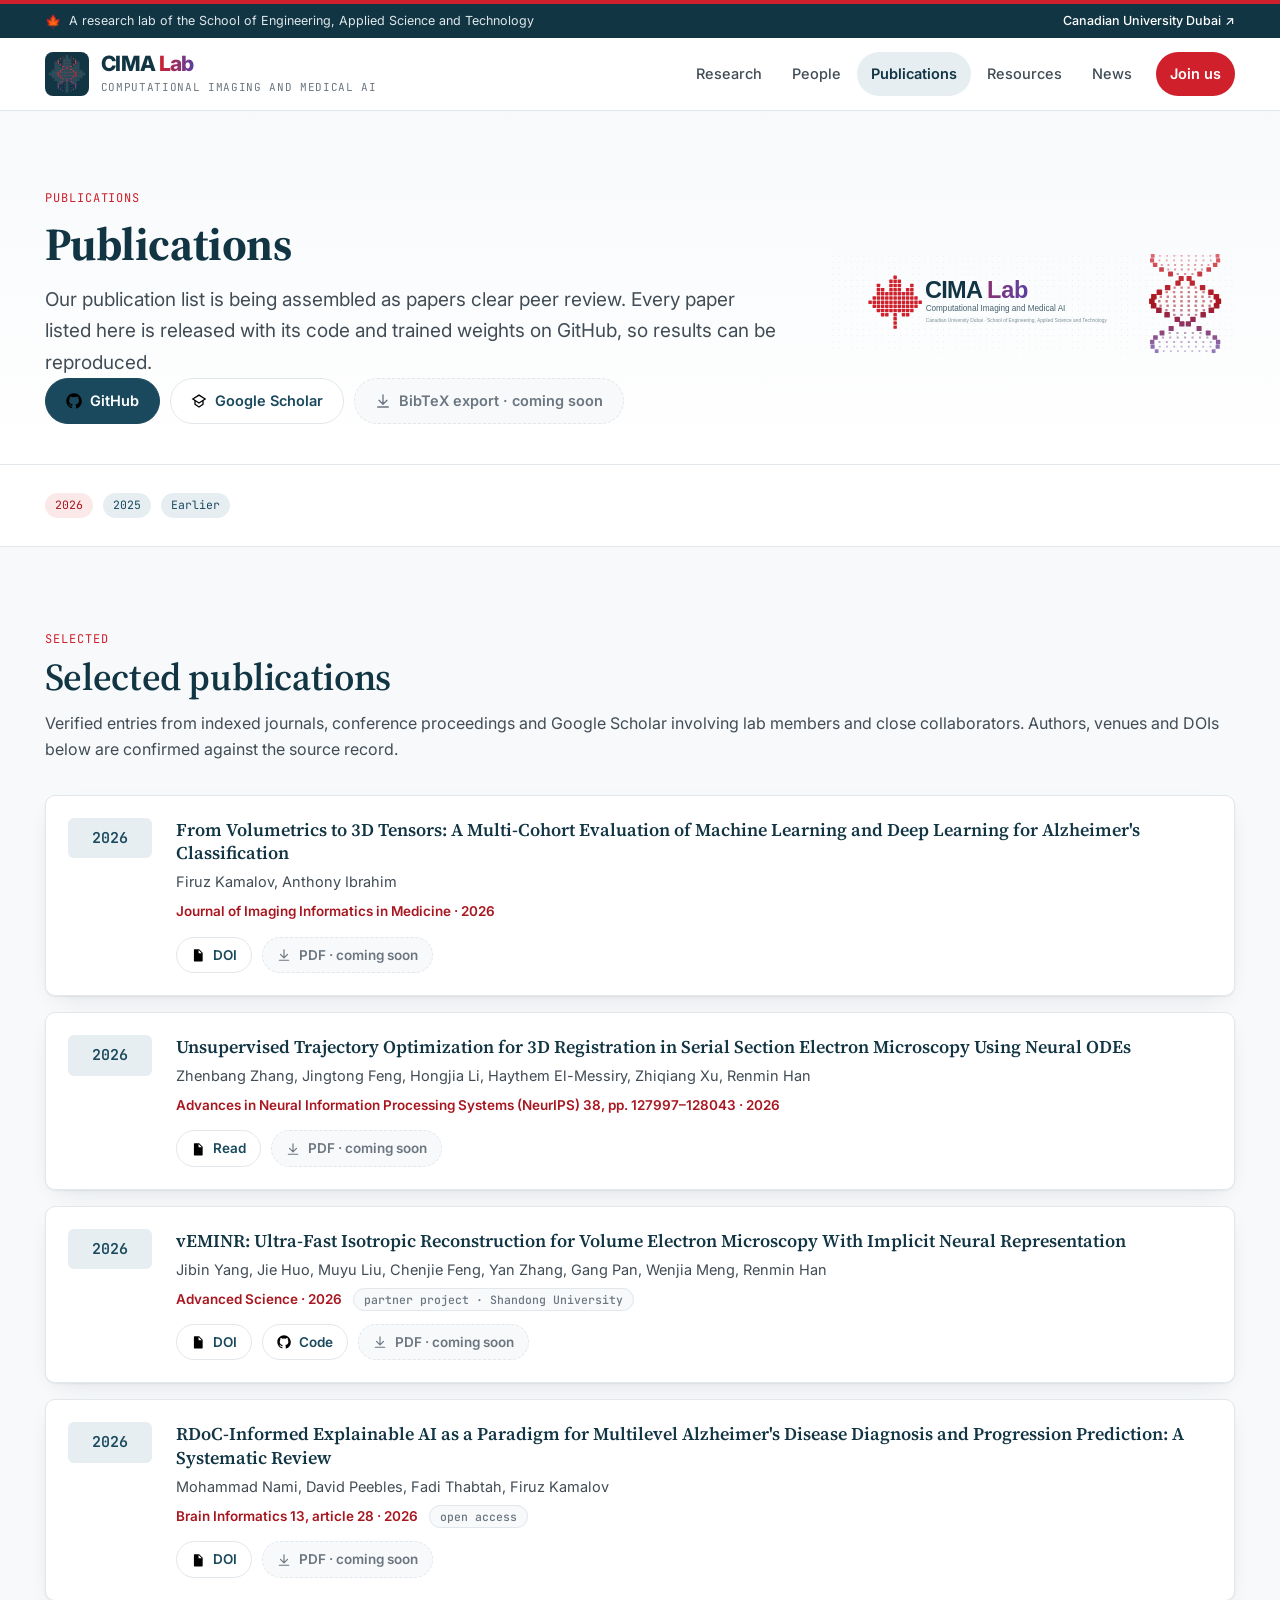
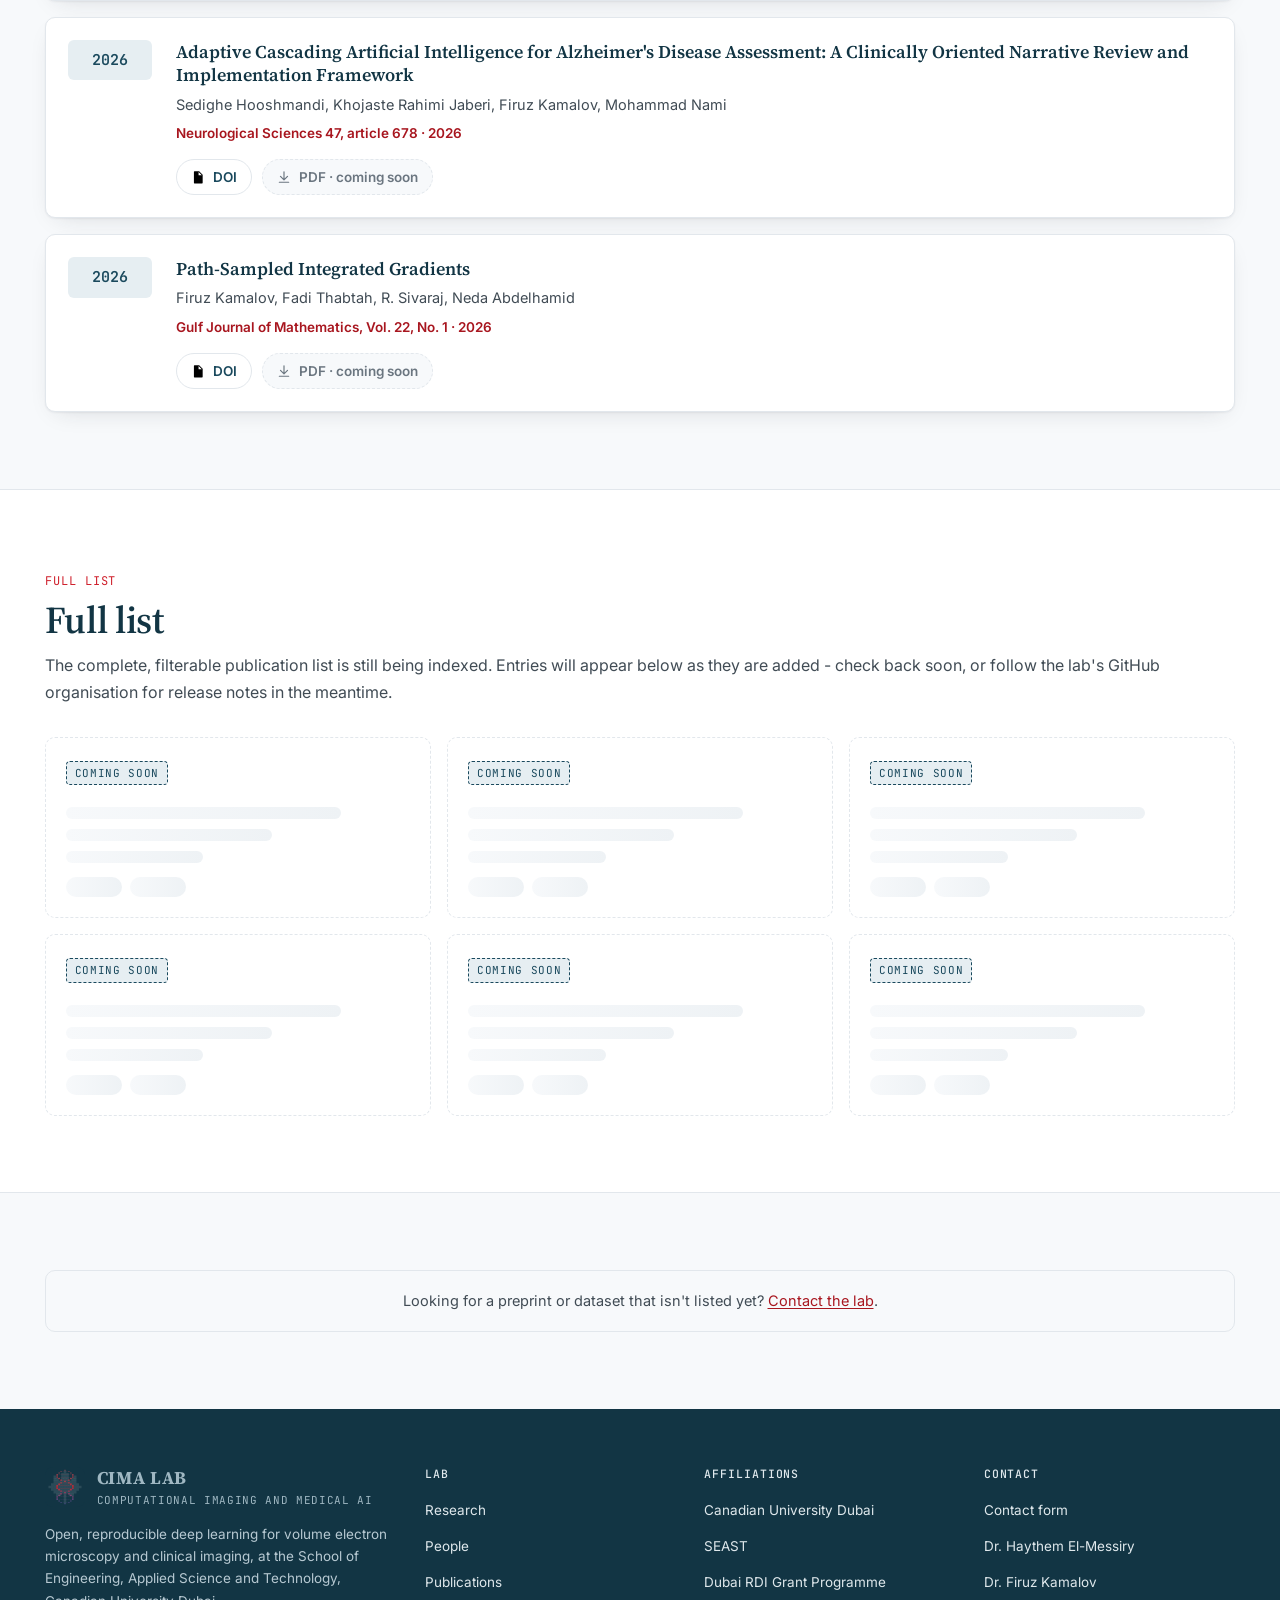
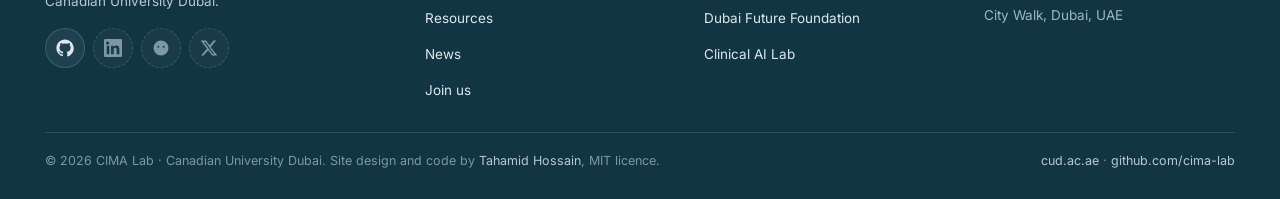
<file: publications.html>
<!DOCTYPE html>
<html lang="en" class="no-js">
<head>
<meta charset="UTF-8">
<meta name="viewport" content="width=device-width, initial-scale=1.0">
<title>Publications · CIMA Lab · Computational Imaging and Medical AI</title>
<meta name="description" content="Peer-reviewed papers and preprints from CIMA Lab, Canadian University Dubai. Every publication is released with open code and weights on GitHub.">
<meta name="theme-color" content="#CF202C">
<link rel="icon" type="image/svg+xml" href="assets/logo/logo-light.svg">
<link rel="apple-touch-icon" href="assets/logo/logo-light.svg">
<meta property="og:site_name" content="CIMA Lab">
<meta property="og:title" content="Publications · CIMA Lab">
<meta property="og:description" content="Peer-reviewed papers and preprints from CIMA Lab, Canadian University Dubai. Every publication is released with open code and weights on GitHub.">
<meta property="og:type" content="website">
<meta property="og:image" content="assets/banner-cover/cover-light.svg">
<meta name="twitter:card" content="summary_large_image">
<link rel="preconnect" href="https://fonts.googleapis.com">
<link rel="preconnect" href="https://fonts.gstatic.com" crossorigin>
<link href="https://fonts.googleapis.com/css2?family=Inter:wght@400;500;600;700&family=Source+Serif+4:opsz,wght@8..60,400;8..60,600;8..60,700&family=JetBrains+Mono:wght@400;500&display=swap" rel="stylesheet">
<link rel="stylesheet" href="css/variables.css">
<link rel="stylesheet" href="css/theme.css">
<link rel="stylesheet" href="css/site.css">
<link rel="stylesheet" href="css/pages/publications.css">
</head>
<body>
<a class="skip" href="#main">Skip to content</a>

<!-- University affiliation ribbon (sticky) -->
<div class="unibar" role="region" aria-label="University affiliation">
  <div class="wrap">
    <span><span class="leaf" aria-hidden="true">🍁</span><span class="long">A research lab of the School of Engineering, Applied Science and Technology</span><span class="short" style="display:none">Canadian University Dubai</span></span>
    <a href="https://www.cud.ac.ae" target="_blank" rel="noopener">Canadian University Dubai <span aria-hidden="true">↗</span></a>
  </div>
</div>

<!-- Site header (sticky) -->
<header class="site-header">
  <div class="wrap">
    <a class="logo" href="index.html" aria-label="CIMA Lab home">
      <img src="assets/logo/logo-dark.svg" alt="" width="44" height="44">
      <span><span class="lt"><span class="w1">CIMA</span> <span class="w2">Lab</span></span><span class="ls">Computational Imaging and Medical AI</span></span>
    </a>
    <button class="nav-toggle" aria-expanded="false" aria-controls="site-nav" aria-label="Toggle navigation">
      <svg class="ic-menu" viewBox="0 0 24 24" fill="none" stroke="currentColor" stroke-width="2" stroke-linecap="round"><path d="M4 7h16M4 12h16M4 17h16"/></svg>
      <svg class="ic-close" viewBox="0 0 24 24" fill="none" stroke="currentColor" stroke-width="2" stroke-linecap="round"><path d="M6 6l12 12M18 6L6 18"/></svg>
    </button>
    <nav class="nav" id="site-nav" aria-label="Primary">
      <a href="research/index.html">Research</a>
      <a href="people.html">People</a>
      <a href="publications.html" aria-current="page">Publications</a>
      <a href="resources.html">Resources</a>
      <a href="news/index.html">News</a>
      <a class="cta" href="join.html">Join us</a>
    </nav>
  </div>
</header>

<main id="main">

<div class="page-head with-art">
  <div class="wrap">
    <div class="ph-text">
<span class="k">Publications</span>
    <h1>Publications</h1>
    <p class="lede">Our publication list is being assembled as papers clear peer review. Every paper listed here is released with its code and trained weights on GitHub, so results can be reproduced.</p>
    <div class="btns">
      <a class="btn navy" href="https://github.com/cima-lab" target="_blank" rel="noopener">
        <svg viewBox="0 0 24 24" aria-hidden="true"><path d="M12 .5C5.7.5.5 5.7.5 12c0 5.1 3.3 9.4 7.9 10.9.6.1.8-.3.8-.6v-2c-3.2.7-3.9-1.4-3.9-1.4-.5-1.3-1.3-1.7-1.3-1.7-1-.7.1-.7.1-.7 1.2.1 1.8 1.2 1.8 1.2 1 1.8 2.8 1.3 3.4 1 .1-.8.4-1.3.7-1.6-2.6-.3-5.3-1.3-5.3-5.7 0-1.3.5-2.3 1.2-3.1-.1-.3-.5-1.5.1-3.1 0 0 1-.3 3.2 1.2a11 11 0 0 1 5.8 0c2.2-1.5 3.2-1.2 3.2-1.2.6 1.6.2 2.8.1 3.1.8.8 1.2 1.8 1.2 3.1 0 4.4-2.7 5.4-5.3 5.7.4.4.8 1.1.8 2.2v3.3c0 .3.2.7.8.6 4.6-1.5 7.9-5.8 7.9-10.9C23.5 5.7 18.3.5 12 .5z"/></svg>
        GitHub
      </a>
      <a class="btn" href="https://scholar.google.com/citations?user=DuK-U6oAAAAJ&hl=en" target="_blank" rel="noopener">
        <svg viewBox="0 0 24 24" aria-hidden="true"><path d="M12 2 1 9l4 2.6V17c0 .3.2.6.4.7L12 22l6.6-4.3c.2-.1.4-.4.4-.7v-5.4L23 9 12 2zm0 2.4L19.6 9 12 13.9 4.4 9 12 4.4zM7 12.9l5 3.2 5-3.2v3.6l-5 3.2-5-3.2v-3.6z"/></svg>
        Google Scholar
      </a>
      <span class="btn scoped" title="BibTeX export not available yet" aria-label="BibTeX export, coming soon">
        <svg viewBox="0 0 24 24" fill="none" stroke="currentColor" stroke-width="2" stroke-linecap="round" stroke-linejoin="round" aria-hidden="true"><path d="M12 3v12M6 11l6 6 6-6M4 21h16"/></svg>
        BibTeX export · coming soon
      </span>
    </div>
      </div>
    <figure class="art"><img src="assets/banner-horizontal/horizontal-transparent.svg" alt="CIMA Lab horizontal banner" width="1584" height="396"></figure>
  </div>
</div>

<section class="sec pub-filter" aria-label="Filter by year (visual reference only, not yet interactive)">
  <div class="wrap">
    <div class="year-pills">
      <span class="pill red">2026</span>
      <span class="pill">2025</span>
      <span class="pill">Earlier</span>
    </div>
  </div>
</section>

<section class="sec alt" aria-labelledby="selected-h">
  <div class="wrap">
    <div class="sh">
      <div>
        <span class="k">Selected</span>
        <h2 id="selected-h">Selected publications</h2>
        <p>Verified entries from indexed journals, conference proceedings and Google Scholar involving lab members and close collaborators. Authors, venues and DOIs below are confirmed against the source record.</p>
      </div>
    </div>

    <div class="pub-list">

      <article class="pub-card" data-reveal>
        <div class="yr" aria-hidden="true">2026</div>
        <div>
          <h3>From Volumetrics to 3D Tensors: A Multi-Cohort Evaluation of Machine Learning and Deep Learning for Alzheimer's Classification</h3>
          <p class="authors">Firuz Kamalov, Anthony Ibrahim</p>
          <p class="venue">Journal of Imaging Informatics in Medicine · 2026</p>
          <div class="btns">
            <a class="btn sm" href="https://doi.org/10.1007/s10278-026-02240-3" target="_blank" rel="noopener">
              <svg viewBox="0 0 24 24" aria-hidden="true"><path d="M6 2h8l6 6v14a1 1 0 0 1-1 1H6a1 1 0 0 1-1-1V3a1 1 0 0 1 1-1zm7 1.5V9h5.5L13 3.5zM8 12h8v1.6H8V12zm0 3.4h8V17H8v-1.6zm0 3.4h5v1.6H8v-1.6z"/></svg>
              DOI
            </a>
            <span class="btn sm scoped" title="PDF not hosted yet" aria-label="PDF, coming soon">
              <svg viewBox="0 0 24 24" fill="none" stroke="currentColor" stroke-width="2" stroke-linecap="round" stroke-linejoin="round" aria-hidden="true"><path d="M12 3v12M6 11l6 6 6-6M4 21h16"/></svg>
              PDF · coming soon
            </span>
          </div>
        </div>
      </article>

      <article class="pub-card" data-reveal>
        <div class="yr" aria-hidden="true">2026</div>
        <div>
          <h3>Unsupervised Trajectory Optimization for 3D Registration in Serial Section Electron Microscopy Using Neural ODEs</h3>
          <p class="authors">Zhenbang Zhang, Jingtong Feng, Hongjia Li, Haythem El-Messiry, Zhiqiang Xu, Renmin Han</p>
          <p class="venue">Advances in Neural Information Processing Systems (NeurIPS) 38, pp. 127997–128043 · 2026</p>
          <div class="btns">
            <a class="btn sm" href="https://scholar.google.com/citations?view_op=view_citation&amp;hl=en&amp;user=DuK-U6oAAAAJ&amp;citation_for_view=DuK-U6oAAAAJ:4TOpqqG69KYC" target="_blank" rel="noopener">
              <svg viewBox="0 0 24 24" aria-hidden="true"><path d="M6 2h8l6 6v14a1 1 0 0 1-1 1H6a1 1 0 0 1-1-1V3a1 1 0 0 1 1-1zm7 1.5V9h5.5L13 3.5zM8 12h8v1.6H8V12zm0 3.4h8V17H8v-1.6zm0 3.4h5v1.6H8v-1.6z"/></svg>
              Read
            </a>
            <span class="btn sm scoped" title="PDF not hosted yet" aria-label="PDF, coming soon">
              <svg viewBox="0 0 24 24" fill="none" stroke="currentColor" stroke-width="2" stroke-linecap="round" stroke-linejoin="round" aria-hidden="true"><path d="M12 3v12M6 11l6 6 6-6M4 21h16"/></svg>
              PDF · coming soon
            </span>
          </div>
        </div>
      </article>

      <article class="pub-card" data-reveal>
        <div class="yr" aria-hidden="true">2026</div>
        <div>
          <h3>vEMINR: Ultra-Fast Isotropic Reconstruction for Volume Electron Microscopy With Implicit Neural Representation</h3>
          <p class="authors">Jibin Yang, Jie Huo, Muyu Liu, Chenjie Feng, Yan Zhang, Gang Pan, Wenjia Meng, Renmin Han</p>
          <p class="venue">Advanced Science · 2026 <span class="tag">partner project · Shandong University</span></p>
          <div class="btns">
            <a class="btn sm" href="https://doi.org/10.1002/advs.202511922" target="_blank" rel="noopener">
              <svg viewBox="0 0 24 24" aria-hidden="true"><path d="M6 2h8l6 6v14a1 1 0 0 1-1 1H6a1 1 0 0 1-1-1V3a1 1 0 0 1 1-1zm7 1.5V9h5.5L13 3.5zM8 12h8v1.6H8V12zm0 3.4h8V17H8v-1.6zm0 3.4h5v1.6H8v-1.6z"/></svg>
              DOI
            </a>
            <a class="btn sm" href="https://github.com/cima-lab/vEMINR" target="_blank" rel="noopener">
              <svg viewBox="0 0 24 24" aria-hidden="true"><path d="M12 .5C5.7.5.5 5.7.5 12c0 5.1 3.3 9.4 7.9 10.9.6.1.8-.3.8-.6v-2c-3.2.7-3.9-1.4-3.9-1.4-.5-1.3-1.3-1.7-1.3-1.7-1-.7.1-.7.1-.7 1.2.1 1.8 1.2 1.8 1.2 1 1.8 2.8 1.3 3.4 1 .1-.8.4-1.3.7-1.6-2.6-.3-5.3-1.3-5.3-5.7 0-1.3.5-2.3 1.2-3.1-.1-.3-.5-1.5.1-3.1 0 0 1-.3 3.2 1.2a11 11 0 0 1 5.8 0c2.2-1.5 3.2-1.2 3.2-1.2.6 1.6.2 2.8.1 3.1.8.8 1.2 1.8 1.2 3.1 0 4.4-2.7 5.4-5.3 5.7.4.4.8 1.1.8 2.2v3.3c0 .3.2.7.8.6 4.6-1.5 7.9-5.8 7.9-10.9C23.5 5.7 18.3.5 12 .5z"/></svg>
              Code
            </a>
            <span class="btn sm scoped" title="PDF not hosted yet" aria-label="PDF, coming soon">
              <svg viewBox="0 0 24 24" fill="none" stroke="currentColor" stroke-width="2" stroke-linecap="round" stroke-linejoin="round" aria-hidden="true"><path d="M12 3v12M6 11l6 6 6-6M4 21h16"/></svg>
              PDF · coming soon
            </span>
          </div>
        </div>
      </article>

      <article class="pub-card" data-reveal>
        <div class="yr" aria-hidden="true">2026</div>
        <div>
          <h3>RDoC-Informed Explainable AI as a Paradigm for Multilevel Alzheimer's Disease Diagnosis and Progression Prediction: A Systematic Review</h3>
          <p class="authors">Mohammad Nami, David Peebles, Fadi Thabtah, Firuz Kamalov</p>
          <p class="venue">Brain Informatics 13, article 28 · 2026 <span class="tag">open access</span></p>
          <div class="btns">
            <a class="btn sm" href="https://doi.org/10.1186/s40708-026-00310-4" target="_blank" rel="noopener">
              <svg viewBox="0 0 24 24" aria-hidden="true"><path d="M6 2h8l6 6v14a1 1 0 0 1-1 1H6a1 1 0 0 1-1-1V3a1 1 0 0 1 1-1zm7 1.5V9h5.5L13 3.5zM8 12h8v1.6H8V12zm0 3.4h8V17H8v-1.6zm0 3.4h5v1.6H8v-1.6z"/></svg>
              DOI
            </a>
            <span class="btn sm scoped" title="PDF not hosted yet" aria-label="PDF, coming soon">
              <svg viewBox="0 0 24 24" fill="none" stroke="currentColor" stroke-width="2" stroke-linecap="round" stroke-linejoin="round" aria-hidden="true"><path d="M12 3v12M6 11l6 6 6-6M4 21h16"/></svg>
              PDF · coming soon
            </span>
          </div>
        </div>
      </article>

      <article class="pub-card" data-reveal>
        <div class="yr" aria-hidden="true">2026</div>
        <div>
          <h3>Adaptive Cascading Artificial Intelligence for Alzheimer's Disease Assessment: A Clinically Oriented Narrative Review and Implementation Framework</h3>
          <p class="authors">Sedighe Hooshmandi, Khojaste Rahimi Jaberi, Firuz Kamalov, Mohammad Nami</p>
          <p class="venue">Neurological Sciences 47, article 678 · 2026</p>
          <div class="btns">
            <a class="btn sm" href="https://doi.org/10.1007/s10072-026-09282-z" target="_blank" rel="noopener">
              <svg viewBox="0 0 24 24" aria-hidden="true"><path d="M6 2h8l6 6v14a1 1 0 0 1-1 1H6a1 1 0 0 1-1-1V3a1 1 0 0 1 1-1zm7 1.5V9h5.5L13 3.5zM8 12h8v1.6H8V12zm0 3.4h8V17H8v-1.6zm0 3.4h5v1.6H8v-1.6z"/></svg>
              DOI
            </a>
            <span class="btn sm scoped" title="PDF not hosted yet" aria-label="PDF, coming soon">
              <svg viewBox="0 0 24 24" fill="none" stroke="currentColor" stroke-width="2" stroke-linecap="round" stroke-linejoin="round" aria-hidden="true"><path d="M12 3v12M6 11l6 6 6-6M4 21h16"/></svg>
              PDF · coming soon
            </span>
          </div>
        </div>
      </article>

      <article class="pub-card" data-reveal>
        <div class="yr" aria-hidden="true">2026</div>
        <div>
          <h3>Path-Sampled Integrated Gradients</h3>
          <p class="authors">Firuz Kamalov, Fadi Thabtah, R. Sivaraj, Neda Abdelhamid</p>
          <p class="venue">Gulf Journal of Mathematics, Vol. 22, No. 1 · 2026</p>
          <div class="btns">
            <a class="btn sm" href="https://doi.org/10.56947/gjom.v22i1.4141" target="_blank" rel="noopener">
              <svg viewBox="0 0 24 24" aria-hidden="true"><path d="M6 2h8l6 6v14a1 1 0 0 1-1 1H6a1 1 0 0 1-1-1V3a1 1 0 0 1 1-1zm7 1.5V9h5.5L13 3.5zM8 12h8v1.6H8V12zm0 3.4h8V17H8v-1.6zm0 3.4h5v1.6H8v-1.6z"/></svg>
              DOI
            </a>
            <span class="btn sm scoped" title="PDF not hosted yet" aria-label="PDF, coming soon">
              <svg viewBox="0 0 24 24" fill="none" stroke="currentColor" stroke-width="2" stroke-linecap="round" stroke-linejoin="round" aria-hidden="true"><path d="M12 3v12M6 11l6 6 6-6M4 21h16"/></svg>
              PDF · coming soon
            </span>
          </div>
        </div>
      </article>

    </div>
  </div>
</section>

<section class="sec" aria-labelledby="full-list-h">
  <div class="wrap">
    <div class="sh">
      <div>
        <span class="k">Full list</span>
        <h2 id="full-list-h">Full list</h2>
        <p role="status">The complete, filterable publication list is still being indexed. Entries will appear below as they are added - check back soon, or follow the lab's GitHub organisation for release notes in the meantime.</p>
      </div>
    </div>
    <div class="grid g3">
      <div class="soon-card">
        <span class="badge-soon" aria-hidden="true">Coming soon</span>
        <div class="skeleton line w80" aria-hidden="true"></div>
        <div class="skeleton line w60" aria-hidden="true"></div>
        <div class="skeleton line w40" aria-hidden="true"></div>
        <div class="skeleton-pills" aria-hidden="true">
          <span class="skeleton"></span>
          <span class="skeleton"></span>
        </div>
        <span class="sr-only">Coming soon</span>
      </div>
      <div class="soon-card">
        <span class="badge-soon" aria-hidden="true">Coming soon</span>
        <div class="skeleton line w80" aria-hidden="true"></div>
        <div class="skeleton line w60" aria-hidden="true"></div>
        <div class="skeleton line w40" aria-hidden="true"></div>
        <div class="skeleton-pills" aria-hidden="true">
          <span class="skeleton"></span>
          <span class="skeleton"></span>
        </div>
        <span class="sr-only">Coming soon</span>
      </div>
      <div class="soon-card">
        <span class="badge-soon" aria-hidden="true">Coming soon</span>
        <div class="skeleton line w80" aria-hidden="true"></div>
        <div class="skeleton line w60" aria-hidden="true"></div>
        <div class="skeleton line w40" aria-hidden="true"></div>
        <div class="skeleton-pills" aria-hidden="true">
          <span class="skeleton"></span>
          <span class="skeleton"></span>
        </div>
        <span class="sr-only">Coming soon</span>
      </div>
      <div class="soon-card">
        <span class="badge-soon" aria-hidden="true">Coming soon</span>
        <div class="skeleton line w80" aria-hidden="true"></div>
        <div class="skeleton line w60" aria-hidden="true"></div>
        <div class="skeleton line w40" aria-hidden="true"></div>
        <div class="skeleton-pills" aria-hidden="true">
          <span class="skeleton"></span>
          <span class="skeleton"></span>
        </div>
        <span class="sr-only">Coming soon</span>
      </div>
      <div class="soon-card">
        <span class="badge-soon" aria-hidden="true">Coming soon</span>
        <div class="skeleton line w80" aria-hidden="true"></div>
        <div class="skeleton line w60" aria-hidden="true"></div>
        <div class="skeleton line w40" aria-hidden="true"></div>
        <div class="skeleton-pills" aria-hidden="true">
          <span class="skeleton"></span>
          <span class="skeleton"></span>
        </div>
        <span class="sr-only">Coming soon</span>
      </div>
      <div class="soon-card">
        <span class="badge-soon" aria-hidden="true">Coming soon</span>
        <div class="skeleton line w80" aria-hidden="true"></div>
        <div class="skeleton line w60" aria-hidden="true"></div>
        <div class="skeleton line w40" aria-hidden="true"></div>
        <div class="skeleton-pills" aria-hidden="true">
          <span class="skeleton"></span>
          <span class="skeleton"></span>
        </div>
        <span class="sr-only">Coming soon</span>
      </div>
    </div>
  </div>
</section>

<section class="sec alt">
  <div class="wrap">
    <div class="box pub-cta">
      <p>Looking for a preprint or dataset that isn't listed yet? <a href="join.html#contact">Contact the lab</a>.</p>
    </div>
  </div>
</section>

</main>

<!-- Footer -->
<footer class="site-footer">
  <div class="wrap">
    <div class="top">
      <div>
        <a class="fbrand" href="index.html"><img src="assets/logo/logo-dark.svg" alt="" width="40" height="40"><span><b>CIMA Lab</b><span>Computational Imaging and Medical AI</span></span></a>
        <p>Open, reproducible deep learning for volume electron microscopy and clinical imaging, at the School of Engineering, Applied Science and Technology, Canadian University Dubai.</p>
        <div class="soc" style="margin-top:16px">
          <a data-net="github" href="https://github.com/cima-lab" target="_blank" rel="noopener" aria-label="GitHub"><svg viewBox="0 0 24 24" aria-hidden="true"><path d="M12 .5C5.7.5.5 5.7.5 12c0 5.1 3.3 9.4 7.9 10.9.6.1.8-.3.8-.6v-2c-3.2.7-3.9-1.4-3.9-1.4-.5-1.3-1.3-1.7-1.3-1.7-1-.7.1-.7.1-.7 1.2.1 1.8 1.2 1.8 1.2 1 1.8 2.8 1.3 3.4 1 .1-.8.4-1.3.7-1.6-2.6-.3-5.3-1.3-5.3-5.7 0-1.3.5-2.3 1.2-3.1-.1-.3-.5-1.5.1-3.1 0 0 1-.3 3.2 1.2a11 11 0 0 1 5.8 0c2.2-1.5 3.2-1.2 3.2-1.2.6 1.6.2 2.8.1 3.1.8.8 1.2 1.8 1.2 3.1 0 4.4-2.7 5.4-5.3 5.7.4.4.8 1.1.8 2.2v3.3c0 .3.2.7.8.6 4.6-1.5 7.9-5.8 7.9-10.9C23.5 5.7 18.3.5 12 .5z"/></svg></a>
          <span class="off" title="LinkedIn page coming soon" aria-label="LinkedIn (coming soon)"><svg viewBox="0 0 24 24" aria-hidden="true"><path d="M20.4 20.4h-3.5v-5.6c0-1.3 0-3-1.9-3s-2.1 1.4-2.1 2.9v5.7H9.4V9h3.4v1.6c.5-.9 1.6-1.9 3.4-1.9 3.6 0 4.3 2.4 4.3 5.5v6.2zM5.3 7.4a2.1 2.1 0 1 1 0-4.1 2.1 2.1 0 0 1 0 4.1zM7.1 20.4H3.6V9h3.5v11.4zM22.2 0H1.8C.8 0 0 .8 0 1.7v20.5c0 1 .8 1.8 1.8 1.8h20.4c1 0 1.8-.8 1.8-1.8V1.7c0-1-.8-1.7-1.8-1.7z"/></svg></span>
          <span class="off" title="Hugging Face organisation coming soon" aria-label="Hugging Face (coming soon)"><svg viewBox="0 0 24 24" aria-hidden="true"><path d="M12 2a10 10 0 1 0 0 20 10 10 0 0 0 0-20zm-3.6 7a1.3 1.3 0 1 1 0 2.6 1.3 1.3 0 0 1 0-2.6zm7.2 0a1.3 1.3 0 1 1 0 2.6 1.3 1.3 0 0 1 0-2.6zM7.4 13.2c1.2 1.6 2.8 2.4 4.6 2.4s3.4-.8 4.6-2.4c.3-.4-.1-.9-.5-.7-1.3.6-2.7.9-4.1.9s-2.8-.3-4.1-.9c-.4-.2-.8.3-.5.7z"/></svg></span>
          <span class="off" title="X account coming soon" aria-label="X (coming soon)"><svg viewBox="0 0 24 24" aria-hidden="true"><path d="M18.2 2h3.4l-7.4 8.5L23 22h-6.8l-5.3-7-6.1 7H1.4l7.9-9L1 2h7l4.8 6.4L18.2 2zm-1.2 18h1.9L7.1 3.9H5.1L17 20z"/></svg></span>
        </div>
      </div>
      <div>
        <h4>Lab</h4>
        <ul>
          <li><a href="research/index.html">Research</a></li>
          <li><a href="people.html">People</a></li>
          <li><a href="publications.html">Publications</a></li>
          <li><a href="resources.html">Resources</a></li>
          <li><a href="news/index.html">News</a></li>
          <li><a href="join.html">Join us</a></li>
        </ul>
      </div>
      <div>
        <h4>Affiliations</h4>
        <ul>
          <li><a href="https://www.cud.ac.ae" target="_blank" rel="noopener">Canadian University Dubai</a></li>
          <li><a href="https://www.cud.ac.ae/academics/schools/school-engineering-applied-science-and-technology" target="_blank" rel="noopener">SEAST</a></li>
          <li><a href="https://dubairdi.ae" target="_blank" rel="noopener">Dubai RDI Grant Programme</a></li>
          <li><a href="https://www.dubaifuture.ae" target="_blank" rel="noopener">Dubai Future Foundation</a></li>
          <li><a href="https://clinicalailab.com" target="_blank" rel="noopener">Clinical AI Lab</a></li>
        </ul>
      </div>
      <div>
        <h4>Contact</h4>
        <ul>
          <li><a href="join.html#contact">Contact form</a></li>
          <li><a href="https://www.cud.ac.ae/personnel/dr-haytham-el-messiry" target="_blank" rel="noopener">Dr. Haythem El-Messiry</a></li>
          <li><a href="https://www.cud.ac.ae/personnel/dr-firuz-kamalov" target="_blank" rel="noopener">Dr. Firuz Kamalov</a></li>
          <li>City Walk, Dubai, UAE</li>
        </ul>
      </div>
    </div>
    <div class="bottom">
      <span>© 2026 CIMA Lab · Canadian University Dubai. Site design and code by <a href="https://github.com/thtahamid" target="_blank" rel="noopener">Tahamid Hossain</a>, MIT licence.</span>
      <span><a href="https://www.cud.ac.ae" target="_blank" rel="noopener">cud.ac.ae</a> · <a href="https://github.com/cima-lab" target="_blank" rel="noopener">github.com/cima-lab</a></span>
    </div>
  </div>
</footer>

<script src="js/site.js" defer></script>
</body>
</html>
</file>
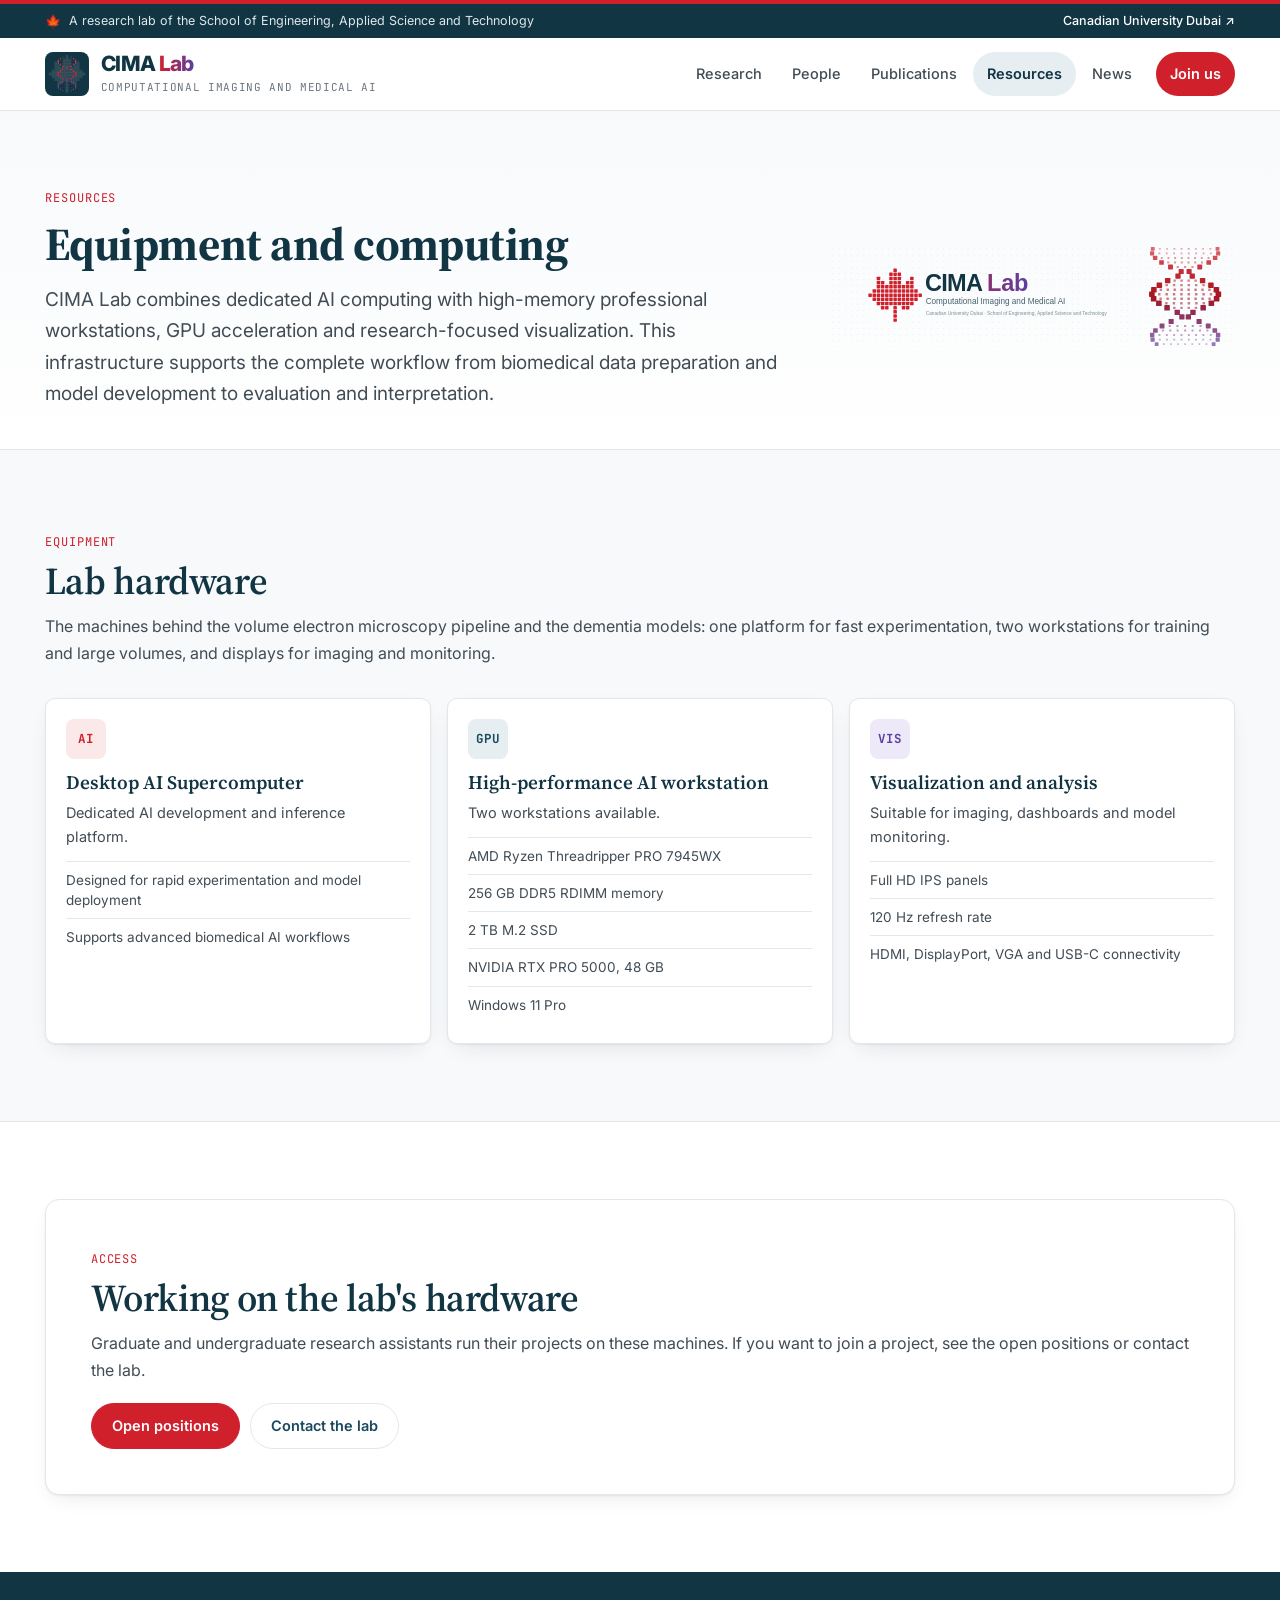
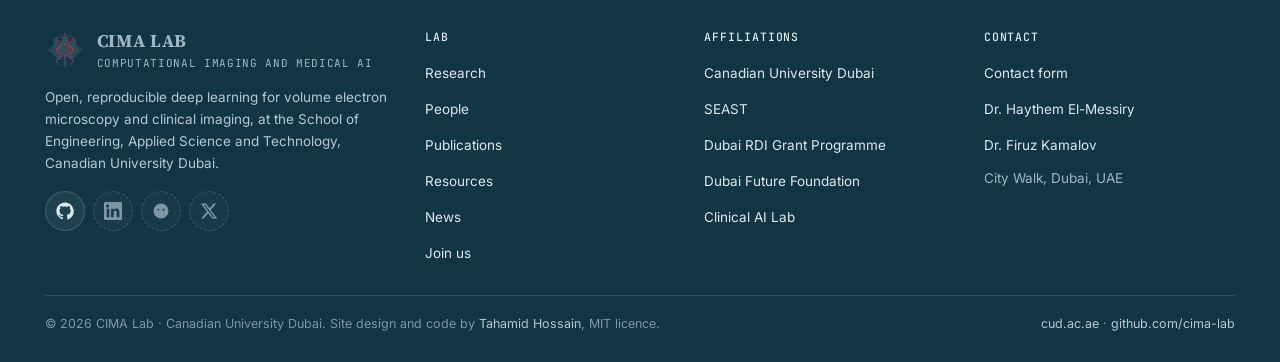
<file: resources.html>
<!DOCTYPE html>
<html lang="en" class="no-js">
<head>
<meta charset="UTF-8">
<meta name="viewport" content="width=device-width, initial-scale=1.0">
<title>Resources · CIMA Lab · Computational Imaging and Medical AI</title>
<meta name="description" content="Computing and visualization equipment at CIMA Lab: a desktop AI supercomputer, two Threadripper PRO workstations with RTX PRO 5000 GPUs, and research displays.">
<meta name="theme-color" content="#CF202C">
<link rel="icon" type="image/svg+xml" href="assets/logo/logo-light.svg">
<link rel="apple-touch-icon" href="assets/logo/logo-light.svg">
<meta property="og:site_name" content="CIMA Lab">
<meta property="og:title" content="Resources · CIMA Lab">
<meta property="og:description" content="Computing and visualization equipment at CIMA Lab: a desktop AI supercomputer, two Threadripper PRO workstations with RTX PRO 5000 GPUs, and research displays.">
<meta property="og:type" content="website">
<meta property="og:image" content="assets/banner-cover/cover-light.svg">
<meta name="twitter:card" content="summary_large_image">
<link rel="preconnect" href="https://fonts.googleapis.com">
<link rel="preconnect" href="https://fonts.gstatic.com" crossorigin>
<link href="https://fonts.googleapis.com/css2?family=Inter:wght@400;500;600;700&family=Source+Serif+4:opsz,wght@8..60,400;8..60,600;8..60,700&family=JetBrains+Mono:wght@400;500&display=swap" rel="stylesheet">
<link rel="stylesheet" href="css/variables.css">
<link rel="stylesheet" href="css/theme.css">
<link rel="stylesheet" href="css/site.css">
<link rel="stylesheet" href="css/pages/resources.css">
</head>
<body>
<a class="skip" href="#main">Skip to content</a>

<!-- University affiliation ribbon (sticky) -->
<div class="unibar" role="region" aria-label="University affiliation">
  <div class="wrap">
    <span><span class="leaf" aria-hidden="true">🍁</span><span class="long">A research lab of the School of Engineering, Applied Science and Technology</span><span class="short" style="display:none">Canadian University Dubai</span></span>
    <a href="https://www.cud.ac.ae" target="_blank" rel="noopener">Canadian University Dubai <span aria-hidden="true">↗</span></a>
  </div>
</div>

<!-- Site header (sticky) -->
<header class="site-header">
  <div class="wrap">
    <a class="logo" href="index.html" aria-label="CIMA Lab home">
      <img src="assets/logo/logo-dark.svg" alt="" width="44" height="44">
      <span><span class="lt"><span class="w1">CIMA</span> <span class="w2">Lab</span></span><span class="ls">Computational Imaging and Medical AI</span></span>
    </a>
    <button class="nav-toggle" aria-expanded="false" aria-controls="site-nav" aria-label="Toggle navigation">
      <svg class="ic-menu" viewBox="0 0 24 24" fill="none" stroke="currentColor" stroke-width="2" stroke-linecap="round"><path d="M4 7h16M4 12h16M4 17h16"/></svg>
      <svg class="ic-close" viewBox="0 0 24 24" fill="none" stroke="currentColor" stroke-width="2" stroke-linecap="round"><path d="M6 6l12 12M18 6L6 18"/></svg>
    </button>
    <nav class="nav" id="site-nav" aria-label="Primary">
      <a href="research/index.html">Research</a>
      <a href="people.html">People</a>
      <a href="publications.html">Publications</a>
      <a href="resources.html" aria-current="page">Resources</a>
      <a href="news/index.html">News</a>
      <a class="cta" href="join.html">Join us</a>
    </nav>
  </div>
</header>

<main id="main">

<div class="page-head with-art">
  <div class="wrap">
    <div class="ph-text">
      <span class="k">Resources</span>
      <h1>Equipment and computing</h1>
      <p class="lede">CIMA Lab combines dedicated AI computing with high-memory professional workstations, GPU acceleration and research-focused visualization. This infrastructure supports the complete workflow from biomedical data preparation and model development to evaluation and interpretation.</p>
    </div>
    <figure class="art"><img src="assets/banner-horizontal/horizontal-transparent.svg" alt="CIMA Lab horizontal banner" width="1584" height="396"></figure>
  </div>
</div>

<section class="sec alt" aria-labelledby="equipment-h">
  <div class="wrap">
    <div class="sh">
      <div>
        <span class="k">Equipment</span>
        <h2 id="equipment-h">Lab hardware</h2>
        <p>The machines behind the volume electron microscopy pipeline and the dementia models: one platform for fast experimentation, two workstations for training and large volumes, and displays for imaging and monitoring.</p>
      </div>
    </div>

    <div class="grid g3 equip">

      <article class="card hover" data-reveal>
        <div class="ico" aria-hidden="true">AI</div>
        <h3>Desktop AI Supercomputer</h3>
        <p>Dedicated AI development and inference platform.</p>
        <ul class="spec">
          <li>Designed for rapid experimentation and model deployment</li>
          <li>Supports advanced biomedical AI workflows</li>
        </ul>
      </article>

      <article class="card hover" data-reveal>
        <div class="ico navy" aria-hidden="true">GPU</div>
        <h3>High-performance AI workstation</h3>
        <p>Two workstations available.</p>
        <ul class="spec">
          <li>AMD Ryzen Threadripper PRO 7945WX</li>
          <li>256 GB DDR5 RDIMM memory</li>
          <li>2 TB M.2 SSD</li>
          <li>NVIDIA RTX PRO 5000, 48 GB</li>
          <li>Windows 11 Pro</li>
        </ul>
      </article>

      <article class="card hover" data-reveal>
        <div class="ico violet" aria-hidden="true">VIS</div>
        <h3>Visualization and analysis</h3>
        <p>Suitable for imaging, dashboards and model monitoring.</p>
        <ul class="spec">
          <li>Full HD IPS panels</li>
          <li>120 Hz refresh rate</li>
          <li>HDMI, DisplayPort, VGA and USB-C connectivity</li>
        </ul>
      </article>

    </div>
  </div>
</section>

<section class="sec">
  <div class="wrap">
    <div class="panel cta-row" data-reveal>
      <div>
        <span class="k">Access</span>
        <h2>Working on the lab's hardware</h2>
        <p>Graduate and undergraduate research assistants run their projects on these machines. If you want to join a project, see the open positions or contact the lab.</p>
      </div>
      <div class="btns">
        <a class="btn red" href="join.html">Open positions</a>
        <a class="btn" href="join.html#contact">Contact the lab</a>
      </div>
    </div>
  </div>
</section>

</main>

<!-- Footer -->
<footer class="site-footer">
  <div class="wrap">
    <div class="top">
      <div>
        <a class="fbrand" href="index.html"><img src="assets/logo/logo-dark.svg" alt="" width="40" height="40"><span><b>CIMA Lab</b><span>Computational Imaging and Medical AI</span></span></a>
        <p>Open, reproducible deep learning for volume electron microscopy and clinical imaging, at the School of Engineering, Applied Science and Technology, Canadian University Dubai.</p>
        <div class="soc" style="margin-top:16px">
          <a data-net="github" href="https://github.com/cima-lab" target="_blank" rel="noopener" aria-label="GitHub"><svg viewBox="0 0 24 24" aria-hidden="true"><path d="M12 .5C5.7.5.5 5.7.5 12c0 5.1 3.3 9.4 7.9 10.9.6.1.8-.3.8-.6v-2c-3.2.7-3.9-1.4-3.9-1.4-.5-1.3-1.3-1.7-1.3-1.7-1-.7.1-.7.1-.7 1.2.1 1.8 1.2 1.8 1.2 1 1.8 2.8 1.3 3.4 1 .1-.8.4-1.3.7-1.6-2.6-.3-5.3-1.3-5.3-5.7 0-1.3.5-2.3 1.2-3.1-.1-.3-.5-1.5.1-3.1 0 0 1-.3 3.2 1.2a11 11 0 0 1 5.8 0c2.2-1.5 3.2-1.2 3.2-1.2.6 1.6.2 2.8.1 3.1.8.8 1.2 1.8 1.2 3.1 0 4.4-2.7 5.4-5.3 5.7.4.4.8 1.1.8 2.2v3.3c0 .3.2.7.8.6 4.6-1.5 7.9-5.8 7.9-10.9C23.5 5.7 18.3.5 12 .5z"/></svg></a>
          <span class="off" title="LinkedIn page coming soon" aria-label="LinkedIn (coming soon)"><svg viewBox="0 0 24 24" aria-hidden="true"><path d="M20.4 20.4h-3.5v-5.6c0-1.3 0-3-1.9-3s-2.1 1.4-2.1 2.9v5.7H9.4V9h3.4v1.6c.5-.9 1.6-1.9 3.4-1.9 3.6 0 4.3 2.4 4.3 5.5v6.2zM5.3 7.4a2.1 2.1 0 1 1 0-4.1 2.1 2.1 0 0 1 0 4.1zM7.1 20.4H3.6V9h3.5v11.4zM22.2 0H1.8C.8 0 0 .8 0 1.7v20.5c0 1 .8 1.8 1.8 1.8h20.4c1 0 1.8-.8 1.8-1.8V1.7c0-1-.8-1.7-1.8-1.7z"/></svg></span>
          <span class="off" title="Hugging Face organisation coming soon" aria-label="Hugging Face (coming soon)"><svg viewBox="0 0 24 24" aria-hidden="true"><path d="M12 2a10 10 0 1 0 0 20 10 10 0 0 0 0-20zm-3.6 7a1.3 1.3 0 1 1 0 2.6 1.3 1.3 0 0 1 0-2.6zm7.2 0a1.3 1.3 0 1 1 0 2.6 1.3 1.3 0 0 1 0-2.6zM7.4 13.2c1.2 1.6 2.8 2.4 4.6 2.4s3.4-.8 4.6-2.4c.3-.4-.1-.9-.5-.7-1.3.6-2.7.9-4.1.9s-2.8-.3-4.1-.9c-.4-.2-.8.3-.5.7z"/></svg></span>
          <span class="off" title="X account coming soon" aria-label="X (coming soon)"><svg viewBox="0 0 24 24" aria-hidden="true"><path d="M18.2 2h3.4l-7.4 8.5L23 22h-6.8l-5.3-7-6.1 7H1.4l7.9-9L1 2h7l4.8 6.4L18.2 2zm-1.2 18h1.9L7.1 3.9H5.1L17 20z"/></svg></span>
        </div>
      </div>
      <div>
        <h4>Lab</h4>
        <ul>
          <li><a href="research/index.html">Research</a></li>
          <li><a href="people.html">People</a></li>
          <li><a href="publications.html">Publications</a></li>
          <li><a href="resources.html">Resources</a></li>
          <li><a href="news/index.html">News</a></li>
          <li><a href="join.html">Join us</a></li>
        </ul>
      </div>
      <div>
        <h4>Affiliations</h4>
        <ul>
          <li><a href="https://www.cud.ac.ae" target="_blank" rel="noopener">Canadian University Dubai</a></li>
          <li><a href="https://www.cud.ac.ae/academics/schools/school-engineering-applied-science-and-technology" target="_blank" rel="noopener">SEAST</a></li>
          <li><a href="https://dubairdi.ae" target="_blank" rel="noopener">Dubai RDI Grant Programme</a></li>
          <li><a href="https://www.dubaifuture.ae" target="_blank" rel="noopener">Dubai Future Foundation</a></li>
          <li><a href="https://clinicalailab.com" target="_blank" rel="noopener">Clinical AI Lab</a></li>
        </ul>
      </div>
      <div>
        <h4>Contact</h4>
        <ul>
          <li><a href="join.html#contact">Contact form</a></li>
          <li><a href="https://www.cud.ac.ae/personnel/dr-haytham-el-messiry" target="_blank" rel="noopener">Dr. Haythem El-Messiry</a></li>
          <li><a href="https://www.cud.ac.ae/personnel/dr-firuz-kamalov" target="_blank" rel="noopener">Dr. Firuz Kamalov</a></li>
          <li>City Walk, Dubai, UAE</li>
        </ul>
      </div>
    </div>
    <div class="bottom">
      <span>© 2026 CIMA Lab · Canadian University Dubai. Site design and code by <a href="https://github.com/thtahamid" target="_blank" rel="noopener">Tahamid Hossain</a>, MIT licence.</span>
      <span><a href="https://www.cud.ac.ae" target="_blank" rel="noopener">cud.ac.ae</a> · <a href="https://github.com/cima-lab" target="_blank" rel="noopener">github.com/cima-lab</a></span>
    </div>
  </div>
</footer>

<script src="js/site.js" defer></script>
</body>
</html>
</file>
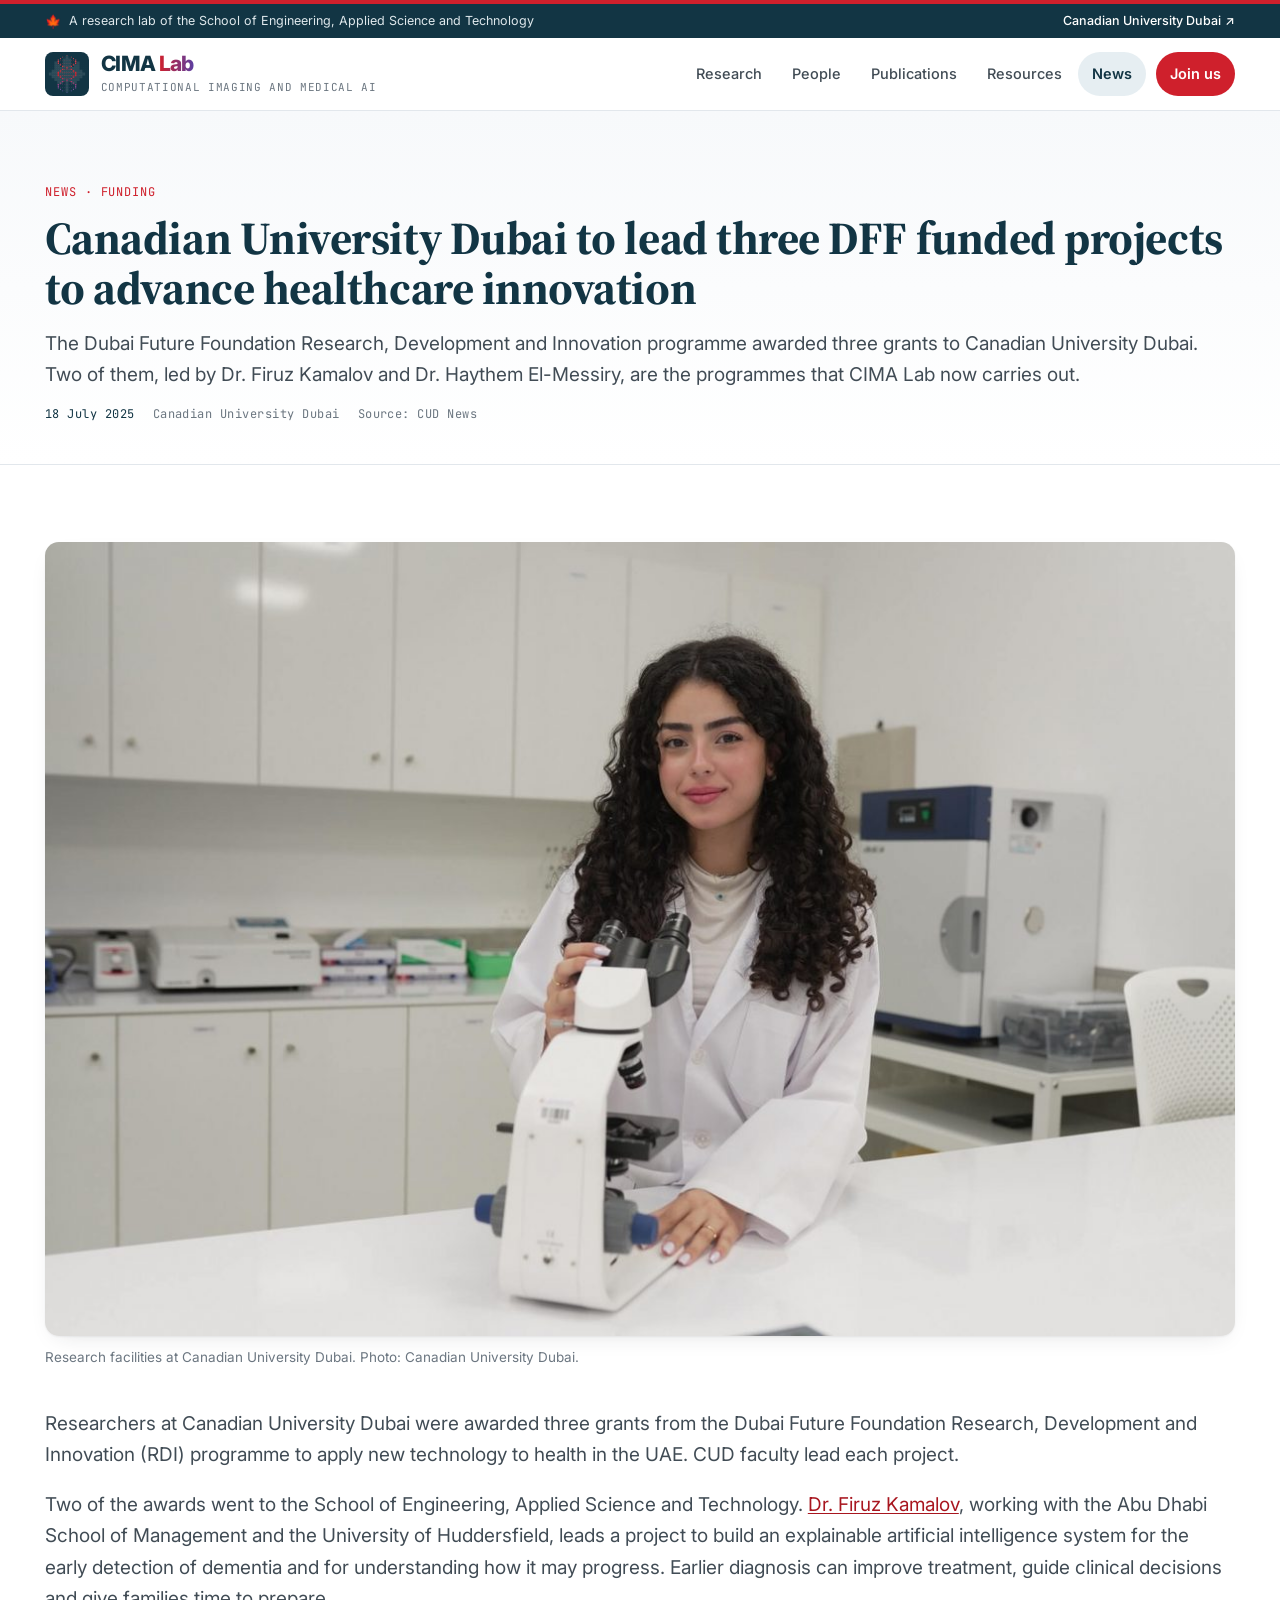
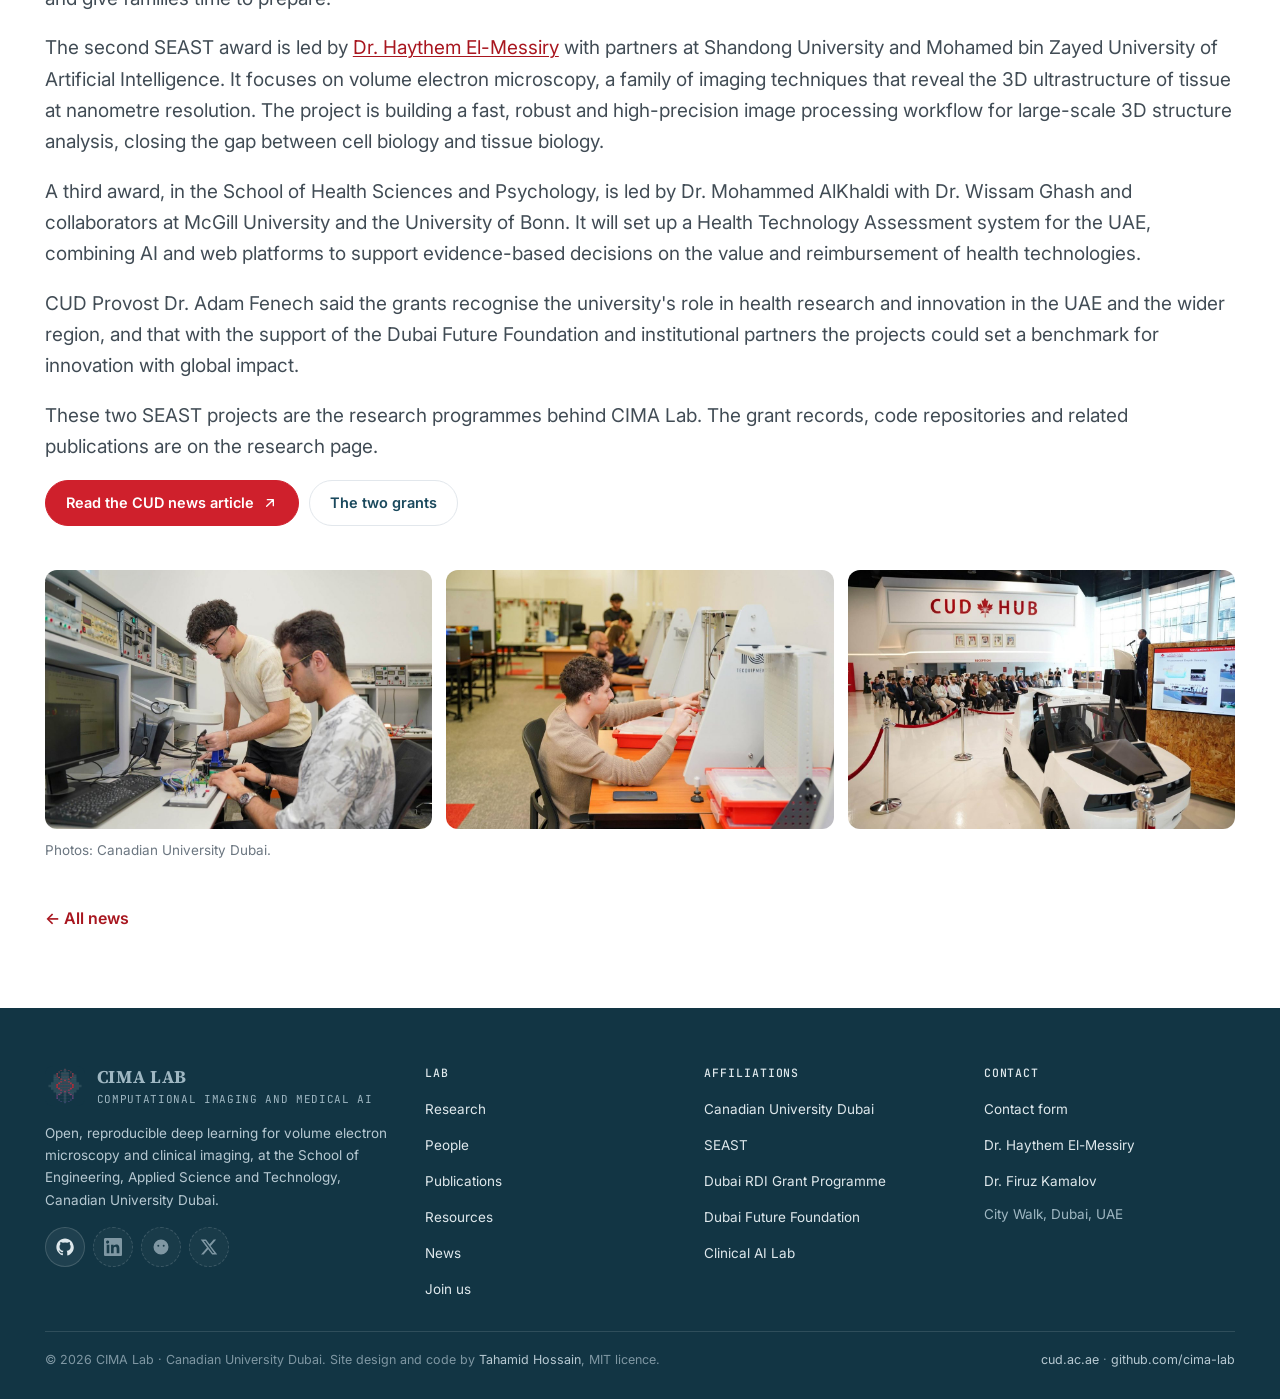
<file: news/dff-funded-projects.html>
<!DOCTYPE html>
<html lang="en" class="no-js">
<head>
<meta charset="UTF-8">
<meta name="viewport" content="width=device-width, initial-scale=1.0">
<title>Canadian University Dubai to lead three DFF funded projects to advance healthcare innovation · News · CIMA Lab</title>
<meta name="description" content="Dubai Future Foundation RDI grants awarded to Canadian University Dubai in July 2025, including the two SEAST projects led by Dr. Firuz Kamalov and Dr. Haythem El-Messiry that CIMA Lab carries out.">
<meta name="theme-color" content="#CF202C">
<link rel="icon" type="image/svg+xml" href="../assets/logo/logo-light.svg">
<link rel="apple-touch-icon" href="../assets/logo/logo-light.svg">
<meta property="og:site_name" content="CIMA Lab">
<meta property="og:title" content="Canadian University Dubai to lead three DFF funded projects to advance healthcare innovation · CIMA Lab">
<meta property="og:description" content="Dubai Future Foundation RDI grants awarded to Canadian University Dubai in July 2025, including the two SEAST projects led by Dr. Firuz Kamalov and Dr. Haythem El-Messiry that CIMA Lab carries out.">
<meta property="og:type" content="article">
<meta property="og:image" content="../assets/news/dff-funded-projects/grants-card.jpg">
<meta name="twitter:card" content="summary_large_image">
<link rel="preconnect" href="https://fonts.googleapis.com">
<link rel="preconnect" href="https://fonts.gstatic.com" crossorigin>
<link href="https://fonts.googleapis.com/css2?family=Inter:wght@400;500;600;700&family=Source+Serif+4:opsz,wght@8..60,400;8..60,600;8..60,700&family=JetBrains+Mono:wght@400;500&display=swap" rel="stylesheet">
<link rel="stylesheet" href="../css/variables.css">
<link rel="stylesheet" href="../css/theme.css">
<link rel="stylesheet" href="../css/site.css">
<link rel="stylesheet" href="../css/pages/news.css">
</head>
<body>
<a class="skip" href="#main">Skip to content</a>

<!-- University affiliation ribbon (sticky) -->
<div class="unibar" role="region" aria-label="University affiliation">
  <div class="wrap">
    <span><span class="leaf" aria-hidden="true">🍁</span><span class="long">A research lab of the School of Engineering, Applied Science and Technology</span><span class="short" style="display:none">Canadian University Dubai</span></span>
    <a href="https://www.cud.ac.ae" target="_blank" rel="noopener">Canadian University Dubai <span aria-hidden="true">↗</span></a>
  </div>
</div>

<!-- Site header (sticky) -->
<header class="site-header">
  <div class="wrap">
    <a class="logo" href="../index.html" aria-label="CIMA Lab home">
      <img src="../assets/logo/logo-dark.svg" alt="" width="44" height="44">
      <span><span class="lt"><span class="w1">CIMA</span> <span class="w2">Lab</span></span><span class="ls">Computational Imaging and Medical AI</span></span>
    </a>
    <button class="nav-toggle" aria-expanded="false" aria-controls="site-nav" aria-label="Toggle navigation">
      <svg class="ic-menu" viewBox="0 0 24 24" fill="none" stroke="currentColor" stroke-width="2" stroke-linecap="round"><path d="M4 7h16M4 12h16M4 17h16"/></svg>
      <svg class="ic-close" viewBox="0 0 24 24" fill="none" stroke="currentColor" stroke-width="2" stroke-linecap="round"><path d="M6 6l12 12M18 6L6 18"/></svg>
    </button>
    <nav class="nav" id="site-nav" aria-label="Primary">
      <a href="../research/index.html">Research</a>
      <a href="../people.html">People</a>
      <a href="../publications.html">Publications</a>
      <a href="../resources.html">Resources</a>
      <a href="../news/index.html" aria-current="page">News</a>
      <a class="cta" href="../join.html">Join us</a>
    </nav>
  </div>
</header>

<main id="main">

  <div class="page-head">
    <div class="wrap">
      <p class="k">News · Funding</p>
      <h1>Canadian University Dubai to lead three DFF funded projects to advance healthcare innovation</h1>
      <p class="lede">The Dubai Future Foundation Research, Development and Innovation programme awarded three grants to Canadian University Dubai. Two of them, led by Dr. Firuz Kamalov and Dr. Haythem El-Messiry, are the programmes that CIMA Lab now carries out.</p>
      <p class="post-meta"><time datetime="2025-07-18">18 July 2025</time><span>Canadian University Dubai</span><span>Source: CUD News</span></p>
    </div>
  </div>

  <section class="sec">
    <div class="wrap post">
      <figure class="post-hero" data-reveal>
        <img src="../assets/news/dff-funded-projects/grants-hero.jpg" alt="A researcher working at a microscope in a Canadian University Dubai laboratory." width="1200" height="800">
        <figcaption>Research facilities at Canadian University Dubai. Photo: Canadian University Dubai.</figcaption>
      </figure>

      <div class="post-body" data-reveal>
        <p>Researchers at Canadian University Dubai were awarded three grants from the Dubai Future Foundation Research, Development and Innovation (RDI) programme to apply new technology to health in the UAE. CUD faculty lead each project.</p>

        <p>Two of the awards went to the School of Engineering, Applied Science and Technology. <a href="../people.html#leadership">Dr. Firuz Kamalov</a>, working with the Abu Dhabi School of Management and the University of Huddersfield, leads a project to build an explainable artificial intelligence system for the early detection of dementia and for understanding how it may progress. Earlier diagnosis can improve treatment, guide clinical decisions and give families time to prepare.</p>

        <p>The second SEAST award is led by <a href="../people.html#leadership">Dr. Haythem El-Messiry</a> with partners at Shandong University and Mohamed bin Zayed University of Artificial Intelligence. It focuses on volume electron microscopy, a family of imaging techniques that reveal the 3D ultrastructure of tissue at nanometre resolution. The project is building a fast, robust and high-precision image processing workflow for large-scale 3D structure analysis, closing the gap between cell biology and tissue biology.</p>

        <p>A third award, in the School of Health Sciences and Psychology, is led by Dr. Mohammed AlKhaldi with Dr. Wissam Ghash and collaborators at McGill University and the University of Bonn. It will set up a Health Technology Assessment system for the UAE, combining AI and web platforms to support evidence-based decisions on the value and reimbursement of health technologies.</p>

        <p>CUD Provost Dr. Adam Fenech said the grants recognise the university's role in health research and innovation in the UAE and the wider region, and that with the support of the Dubai Future Foundation and institutional partners the projects could set a benchmark for innovation with global impact.</p>

        <p>These two SEAST projects are the research programmes behind CIMA Lab. The grant records, code repositories and related publications are on the research page.</p>
        <div class="btns">
          <a class="btn red" href="https://www.cud.ac.ae/news/canadian-university-dubai-lead-three-dff-funded-projects-advance-healthcare-innovation" target="_blank" rel="noopener">Read the CUD news article <svg viewBox="0 0 24 24" fill="none" stroke="currentColor" stroke-width="2" stroke-linecap="round" stroke-linejoin="round" aria-hidden="true"><path d="M7 17 17 7M8 7h9v9"/></svg></a>
          <a class="btn" href="../research/index.html#grants">The two grants</a>
        </div>
      </div>

      <div class="gallery" data-reveal>
        <figure><img src="../assets/news/dff-funded-projects/grants-2.jpg" alt="Two students testing a circuit on a breadboard in an electronics laboratory." width="1200" height="800" loading="lazy"></figure>
        <figure><img src="../assets/news/dff-funded-projects/grants-3.jpg" alt="A student adjusting equipment at a teaching laboratory bench." width="1200" height="800" loading="lazy"></figure>
        <figure><img src="../assets/news/dff-funded-projects/grants-4.jpg" alt="A presentation to a seated audience in the CUD Hub, with a student-built vehicle in the foreground." width="1200" height="800" loading="lazy"></figure>
      </div>
      <p class="credit">Photos: Canadian University Dubai.</p>

      <p class="back"><a href="index.html">&larr; All news</a></p>
    </div>
  </section>

</main>

<!-- Footer -->
<footer class="site-footer">
  <div class="wrap">
    <div class="top">
      <div>
        <a class="fbrand" href="../index.html"><img src="../assets/logo/logo-dark.svg" alt="" width="40" height="40"><span><b>CIMA Lab</b><span>Computational Imaging and Medical AI</span></span></a>
        <p>Open, reproducible deep learning for volume electron microscopy and clinical imaging, at the School of Engineering, Applied Science and Technology, Canadian University Dubai.</p>
        <div class="soc" style="margin-top:16px">
          <a data-net="github" href="https://github.com/cima-lab" target="_blank" rel="noopener" aria-label="GitHub"><svg viewBox="0 0 24 24" aria-hidden="true"><path d="M12 .5C5.7.5.5 5.7.5 12c0 5.1 3.3 9.4 7.9 10.9.6.1.8-.3.8-.6v-2c-3.2.7-3.9-1.4-3.9-1.4-.5-1.3-1.3-1.7-1.3-1.7-1-.7.1-.7.1-.7 1.2.1 1.8 1.2 1.8 1.2 1 1.8 2.8 1.3 3.4 1 .1-.8.4-1.3.7-1.6-2.6-.3-5.3-1.3-5.3-5.7 0-1.3.5-2.3 1.2-3.1-.1-.3-.5-1.5.1-3.1 0 0 1-.3 3.2 1.2a11 11 0 0 1 5.8 0c2.2-1.5 3.2-1.2 3.2-1.2.6 1.6.2 2.8.1 3.1.8.8 1.2 1.8 1.2 3.1 0 4.4-2.7 5.4-5.3 5.7.4.4.8 1.1.8 2.2v3.3c0 .3.2.7.8.6 4.6-1.5 7.9-5.8 7.9-10.9C23.5 5.7 18.3.5 12 .5z"/></svg></a>
          <span class="off" title="LinkedIn page coming soon" aria-label="LinkedIn (coming soon)"><svg viewBox="0 0 24 24" aria-hidden="true"><path d="M20.4 20.4h-3.5v-5.6c0-1.3 0-3-1.9-3s-2.1 1.4-2.1 2.9v5.7H9.4V9h3.4v1.6c.5-.9 1.6-1.9 3.4-1.9 3.6 0 4.3 2.4 4.3 5.5v6.2zM5.3 7.4a2.1 2.1 0 1 1 0-4.1 2.1 2.1 0 0 1 0 4.1zM7.1 20.4H3.6V9h3.5v11.4zM22.2 0H1.8C.8 0 0 .8 0 1.7v20.5c0 1 .8 1.8 1.8 1.8h20.4c1 0 1.8-.8 1.8-1.8V1.7c0-1-.8-1.7-1.8-1.7z"/></svg></span>
          <span class="off" title="Hugging Face organisation coming soon" aria-label="Hugging Face (coming soon)"><svg viewBox="0 0 24 24" aria-hidden="true"><path d="M12 2a10 10 0 1 0 0 20 10 10 0 0 0 0-20zm-3.6 7a1.3 1.3 0 1 1 0 2.6 1.3 1.3 0 0 1 0-2.6zm7.2 0a1.3 1.3 0 1 1 0 2.6 1.3 1.3 0 0 1 0-2.6zM7.4 13.2c1.2 1.6 2.8 2.4 4.6 2.4s3.4-.8 4.6-2.4c.3-.4-.1-.9-.5-.7-1.3.6-2.7.9-4.1.9s-2.8-.3-4.1-.9c-.4-.2-.8.3-.5.7z"/></svg></span>
          <span class="off" title="X account coming soon" aria-label="X (coming soon)"><svg viewBox="0 0 24 24" aria-hidden="true"><path d="M18.2 2h3.4l-7.4 8.5L23 22h-6.8l-5.3-7-6.1 7H1.4l7.9-9L1 2h7l4.8 6.4L18.2 2zm-1.2 18h1.9L7.1 3.9H5.1L17 20z"/></svg></span>
        </div>
      </div>
      <div>
        <h4>Lab</h4>
        <ul>
          <li><a href="../research/index.html">Research</a></li>
          <li><a href="../people.html">People</a></li>
          <li><a href="../publications.html">Publications</a></li>
          <li><a href="../resources.html">Resources</a></li>
          <li><a href="../news/index.html">News</a></li>
          <li><a href="../join.html">Join us</a></li>
        </ul>
      </div>
      <div>
        <h4>Affiliations</h4>
        <ul>
          <li><a href="https://www.cud.ac.ae" target="_blank" rel="noopener">Canadian University Dubai</a></li>
          <li><a href="https://www.cud.ac.ae/academics/schools/school-engineering-applied-science-and-technology" target="_blank" rel="noopener">SEAST</a></li>
          <li><a href="https://dubairdi.ae" target="_blank" rel="noopener">Dubai RDI Grant Programme</a></li>
          <li><a href="https://www.dubaifuture.ae" target="_blank" rel="noopener">Dubai Future Foundation</a></li>
          <li><a href="https://clinicalailab.com" target="_blank" rel="noopener">Clinical AI Lab</a></li>
        </ul>
      </div>
      <div>
        <h4>Contact</h4>
        <ul>
          <li><a href="../join.html#contact">Contact form</a></li>
          <li><a href="https://www.cud.ac.ae/personnel/dr-haytham-el-messiry" target="_blank" rel="noopener">Dr. Haythem El-Messiry</a></li>
          <li><a href="https://www.cud.ac.ae/personnel/dr-firuz-kamalov" target="_blank" rel="noopener">Dr. Firuz Kamalov</a></li>
          <li>City Walk, Dubai, UAE</li>
        </ul>
      </div>
    </div>
    <div class="bottom">
      <span>© 2026 CIMA Lab · Canadian University Dubai. Site design and code by <a href="https://github.com/thtahamid" target="_blank" rel="noopener">Tahamid Hossain</a>, MIT licence.</span>
      <span><a href="https://www.cud.ac.ae" target="_blank" rel="noopener">cud.ac.ae</a> · <a href="https://github.com/cima-lab" target="_blank" rel="noopener">github.com/cima-lab</a></span>
    </div>
  </div>
</footer>

<script src="../js/site.js" defer></script>
</body>
</html>
</file>
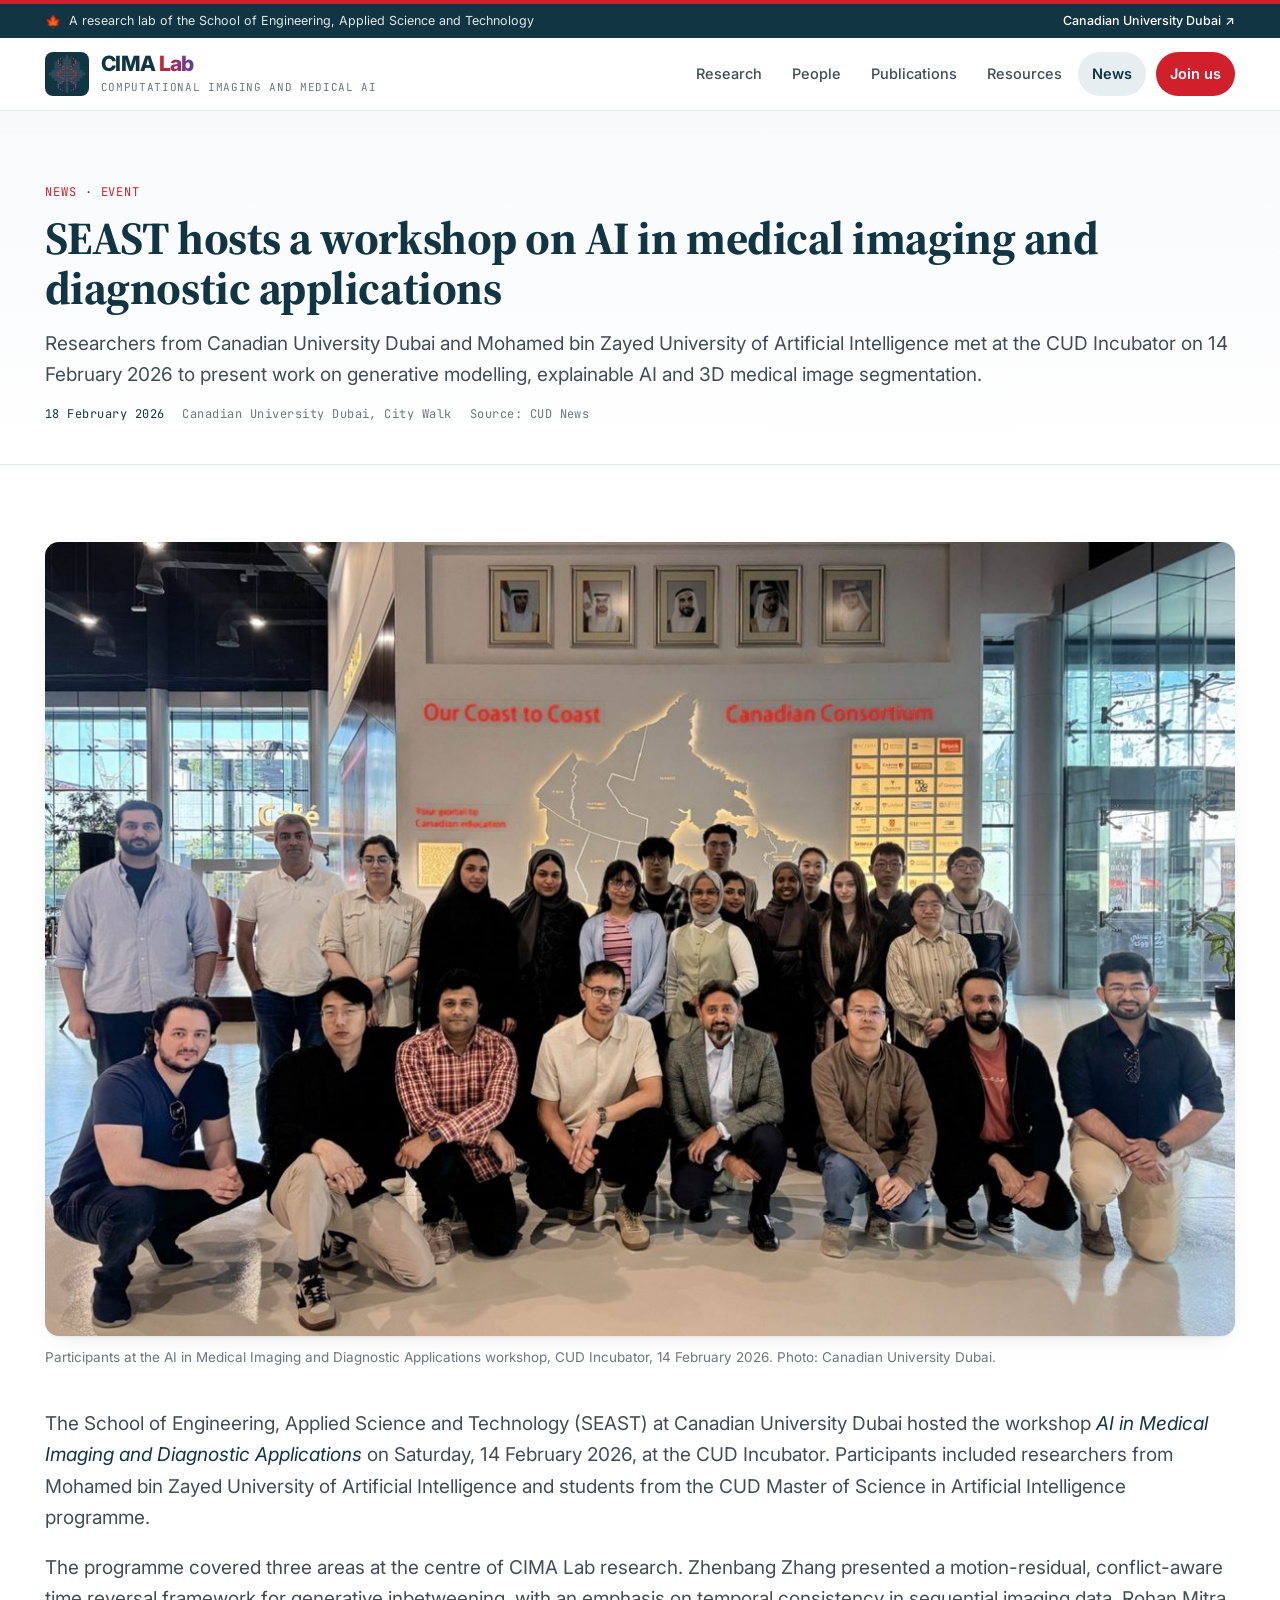
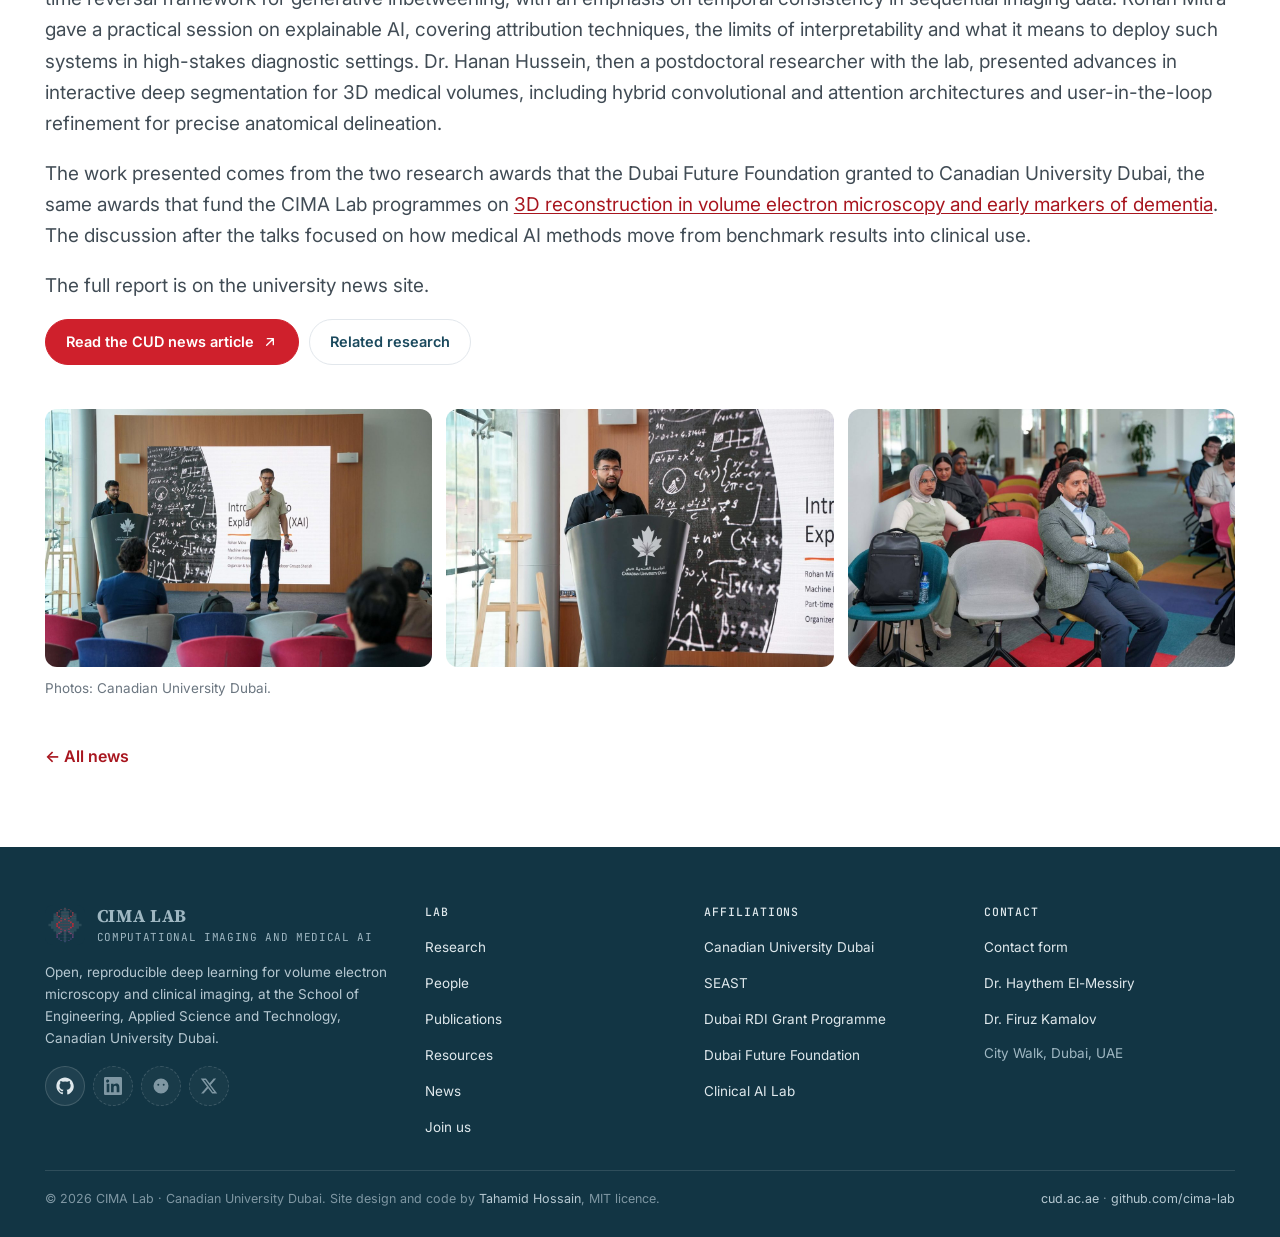
<file: news/seast-ai-medical-imaging-workshop.html>
<!DOCTYPE html>
<html lang="en" class="no-js">
<head>
<meta charset="UTF-8">
<meta name="viewport" content="width=device-width, initial-scale=1.0">
<title>SEAST hosts a workshop on AI in medical imaging and diagnostic applications · News · CIMA Lab</title>
<meta name="description" content="CIMA Lab members presented at the SEAST workshop on AI in Medical Imaging and Diagnostic Applications at Canadian University Dubai on 14 February 2026.">
<meta name="theme-color" content="#CF202C">
<link rel="icon" type="image/svg+xml" href="../assets/logo/logo-light.svg">
<link rel="apple-touch-icon" href="../assets/logo/logo-light.svg">
<meta property="og:site_name" content="CIMA Lab">
<meta property="og:title" content="SEAST hosts a workshop on AI in medical imaging and diagnostic applications · CIMA Lab">
<meta property="og:description" content="CIMA Lab members presented at the SEAST workshop on AI in Medical Imaging and Diagnostic Applications at Canadian University Dubai on 14 February 2026.">
<meta property="og:type" content="article">
<meta property="og:image" content="../assets/news/seast-ai-medical-imaging-workshop/workshop-card.jpg">
<meta name="twitter:card" content="summary_large_image">
<link rel="preconnect" href="https://fonts.googleapis.com">
<link rel="preconnect" href="https://fonts.gstatic.com" crossorigin>
<link href="https://fonts.googleapis.com/css2?family=Inter:wght@400;500;600;700&family=Source+Serif+4:opsz,wght@8..60,400;8..60,600;8..60,700&family=JetBrains+Mono:wght@400;500&display=swap" rel="stylesheet">
<link rel="stylesheet" href="../css/variables.css">
<link rel="stylesheet" href="../css/theme.css">
<link rel="stylesheet" href="../css/site.css">
<link rel="stylesheet" href="../css/pages/news.css">
</head>
<body>
<a class="skip" href="#main">Skip to content</a>

<!-- University affiliation ribbon (sticky) -->
<div class="unibar" role="region" aria-label="University affiliation">
  <div class="wrap">
    <span><span class="leaf" aria-hidden="true">🍁</span><span class="long">A research lab of the School of Engineering, Applied Science and Technology</span><span class="short" style="display:none">Canadian University Dubai</span></span>
    <a href="https://www.cud.ac.ae" target="_blank" rel="noopener">Canadian University Dubai <span aria-hidden="true">↗</span></a>
  </div>
</div>

<!-- Site header (sticky) -->
<header class="site-header">
  <div class="wrap">
    <a class="logo" href="../index.html" aria-label="CIMA Lab home">
      <img src="../assets/logo/logo-dark.svg" alt="" width="44" height="44">
      <span><span class="lt"><span class="w1">CIMA</span> <span class="w2">Lab</span></span><span class="ls">Computational Imaging and Medical AI</span></span>
    </a>
    <button class="nav-toggle" aria-expanded="false" aria-controls="site-nav" aria-label="Toggle navigation">
      <svg class="ic-menu" viewBox="0 0 24 24" fill="none" stroke="currentColor" stroke-width="2" stroke-linecap="round"><path d="M4 7h16M4 12h16M4 17h16"/></svg>
      <svg class="ic-close" viewBox="0 0 24 24" fill="none" stroke="currentColor" stroke-width="2" stroke-linecap="round"><path d="M6 6l12 12M18 6L6 18"/></svg>
    </button>
    <nav class="nav" id="site-nav" aria-label="Primary">
      <a href="../research/index.html">Research</a>
      <a href="../people.html">People</a>
      <a href="../publications.html">Publications</a>
      <a href="../resources.html">Resources</a>
      <a href="../news/index.html" aria-current="page">News</a>
      <a class="cta" href="../join.html">Join us</a>
    </nav>
  </div>
</header>

<main id="main">

  <div class="page-head">
    <div class="wrap">
      <p class="k">News · Event</p>
      <h1>SEAST hosts a workshop on AI in medical imaging and diagnostic applications</h1>
      <p class="lede">Researchers from Canadian University Dubai and Mohamed bin Zayed University of Artificial Intelligence met at the CUD Incubator on 14 February 2026 to present work on generative modelling, explainable AI and 3D medical image segmentation.</p>
      <p class="post-meta"><time datetime="2026-02-18">18 February 2026</time><span>Canadian University Dubai, City Walk</span><span>Source: CUD News</span></p>
    </div>
  </div>

  <section class="sec">
    <div class="wrap post">
      <figure class="post-hero" data-reveal>
        <img src="../assets/news/seast-ai-medical-imaging-workshop/workshop-group.jpg" alt="Workshop participants and speakers gathered for a group photo at the CUD Incubator." width="1200" height="800">
        <figcaption>Participants at the AI in Medical Imaging and Diagnostic Applications workshop, CUD Incubator, 14 February 2026. Photo: Canadian University Dubai.</figcaption>
      </figure>

      <div class="post-body" data-reveal>
        <p>The School of Engineering, Applied Science and Technology (SEAST) at Canadian University Dubai hosted the workshop <em>AI in Medical Imaging and Diagnostic Applications</em> on Saturday, 14 February 2026, at the CUD Incubator. Participants included researchers from Mohamed bin Zayed University of Artificial Intelligence and students from the CUD Master of Science in Artificial Intelligence programme.</p>

        <p>The programme covered three areas at the centre of CIMA Lab research. Zhenbang Zhang presented a motion-residual, conflict-aware time reversal framework for generative inbetweening, with an emphasis on temporal consistency in sequential imaging data. Rohan Mitra gave a practical session on explainable AI, covering attribution techniques, the limits of interpretability and what it means to deploy such systems in high-stakes diagnostic settings. Dr. Hanan Hussein, then a postdoctoral researcher with the lab, presented advances in interactive deep segmentation for 3D medical volumes, including hybrid convolutional and attention architectures and user-in-the-loop refinement for precise anatomical delineation.</p>

        <p>The work presented comes from the two research awards that the Dubai Future Foundation granted to Canadian University Dubai, the same awards that fund the CIMA Lab programmes on <a href="../research/index.html#grants">3D reconstruction in volume electron microscopy and early markers of dementia</a>. The discussion after the talks focused on how medical AI methods move from benchmark results into clinical use.</p>

        <p>The full report is on the university news site.</p>
        <div class="btns">
          <a class="btn red" href="https://www.cud.ac.ae/news/seast-hosts-ai-medical-imaging-and-diagnostic-applications-workshop" target="_blank" rel="noopener">Read the CUD news article <svg viewBox="0 0 24 24" fill="none" stroke="currentColor" stroke-width="2" stroke-linecap="round" stroke-linejoin="round" aria-hidden="true"><path d="M7 17 17 7M8 7h9v9"/></svg></a>
          <a class="btn" href="../research/index.html">Related research</a>
        </div>
      </div>

      <div class="gallery" data-reveal>
        <figure><img src="../assets/news/seast-ai-medical-imaging-workshop/workshop-2.jpg" alt="A speaker presenting slides to the workshop audience." width="1200" height="800" loading="lazy"></figure>
        <figure><img src="../assets/news/seast-ai-medical-imaging-workshop/workshop-3.jpg" alt="Workshop attendees following a presentation at the CUD Incubator." width="1200" height="799" loading="lazy"></figure>
        <figure><img src="../assets/news/seast-ai-medical-imaging-workshop/workshop-4.jpg" alt="Discussion between speakers and participants during the workshop." width="1200" height="800" loading="lazy"></figure>
      </div>
      <p class="credit">Photos: Canadian University Dubai.</p>

      <p class="back"><a href="index.html">&larr; All news</a></p>
    </div>
  </section>

</main>

<!-- Footer -->
<footer class="site-footer">
  <div class="wrap">
    <div class="top">
      <div>
        <a class="fbrand" href="../index.html"><img src="../assets/logo/logo-dark.svg" alt="" width="40" height="40"><span><b>CIMA Lab</b><span>Computational Imaging and Medical AI</span></span></a>
        <p>Open, reproducible deep learning for volume electron microscopy and clinical imaging, at the School of Engineering, Applied Science and Technology, Canadian University Dubai.</p>
        <div class="soc" style="margin-top:16px">
          <a data-net="github" href="https://github.com/cima-lab" target="_blank" rel="noopener" aria-label="GitHub"><svg viewBox="0 0 24 24" aria-hidden="true"><path d="M12 .5C5.7.5.5 5.7.5 12c0 5.1 3.3 9.4 7.9 10.9.6.1.8-.3.8-.6v-2c-3.2.7-3.9-1.4-3.9-1.4-.5-1.3-1.3-1.7-1.3-1.7-1-.7.1-.7.1-.7 1.2.1 1.8 1.2 1.8 1.2 1 1.8 2.8 1.3 3.4 1 .1-.8.4-1.3.7-1.6-2.6-.3-5.3-1.3-5.3-5.7 0-1.3.5-2.3 1.2-3.1-.1-.3-.5-1.5.1-3.1 0 0 1-.3 3.2 1.2a11 11 0 0 1 5.8 0c2.2-1.5 3.2-1.2 3.2-1.2.6 1.6.2 2.8.1 3.1.8.8 1.2 1.8 1.2 3.1 0 4.4-2.7 5.4-5.3 5.7.4.4.8 1.1.8 2.2v3.3c0 .3.2.7.8.6 4.6-1.5 7.9-5.8 7.9-10.9C23.5 5.7 18.3.5 12 .5z"/></svg></a>
          <span class="off" title="LinkedIn page coming soon" aria-label="LinkedIn (coming soon)"><svg viewBox="0 0 24 24" aria-hidden="true"><path d="M20.4 20.4h-3.5v-5.6c0-1.3 0-3-1.9-3s-2.1 1.4-2.1 2.9v5.7H9.4V9h3.4v1.6c.5-.9 1.6-1.9 3.4-1.9 3.6 0 4.3 2.4 4.3 5.5v6.2zM5.3 7.4a2.1 2.1 0 1 1 0-4.1 2.1 2.1 0 0 1 0 4.1zM7.1 20.4H3.6V9h3.5v11.4zM22.2 0H1.8C.8 0 0 .8 0 1.7v20.5c0 1 .8 1.8 1.8 1.8h20.4c1 0 1.8-.8 1.8-1.8V1.7c0-1-.8-1.7-1.8-1.7z"/></svg></span>
          <span class="off" title="Hugging Face organisation coming soon" aria-label="Hugging Face (coming soon)"><svg viewBox="0 0 24 24" aria-hidden="true"><path d="M12 2a10 10 0 1 0 0 20 10 10 0 0 0 0-20zm-3.6 7a1.3 1.3 0 1 1 0 2.6 1.3 1.3 0 0 1 0-2.6zm7.2 0a1.3 1.3 0 1 1 0 2.6 1.3 1.3 0 0 1 0-2.6zM7.4 13.2c1.2 1.6 2.8 2.4 4.6 2.4s3.4-.8 4.6-2.4c.3-.4-.1-.9-.5-.7-1.3.6-2.7.9-4.1.9s-2.8-.3-4.1-.9c-.4-.2-.8.3-.5.7z"/></svg></span>
          <span class="off" title="X account coming soon" aria-label="X (coming soon)"><svg viewBox="0 0 24 24" aria-hidden="true"><path d="M18.2 2h3.4l-7.4 8.5L23 22h-6.8l-5.3-7-6.1 7H1.4l7.9-9L1 2h7l4.8 6.4L18.2 2zm-1.2 18h1.9L7.1 3.9H5.1L17 20z"/></svg></span>
        </div>
      </div>
      <div>
        <h4>Lab</h4>
        <ul>
          <li><a href="../research/index.html">Research</a></li>
          <li><a href="../people.html">People</a></li>
          <li><a href="../publications.html">Publications</a></li>
          <li><a href="../resources.html">Resources</a></li>
          <li><a href="../news/index.html">News</a></li>
          <li><a href="../join.html">Join us</a></li>
        </ul>
      </div>
      <div>
        <h4>Affiliations</h4>
        <ul>
          <li><a href="https://www.cud.ac.ae" target="_blank" rel="noopener">Canadian University Dubai</a></li>
          <li><a href="https://www.cud.ac.ae/academics/schools/school-engineering-applied-science-and-technology" target="_blank" rel="noopener">SEAST</a></li>
          <li><a href="https://dubairdi.ae" target="_blank" rel="noopener">Dubai RDI Grant Programme</a></li>
          <li><a href="https://www.dubaifuture.ae" target="_blank" rel="noopener">Dubai Future Foundation</a></li>
          <li><a href="https://clinicalailab.com" target="_blank" rel="noopener">Clinical AI Lab</a></li>
        </ul>
      </div>
      <div>
        <h4>Contact</h4>
        <ul>
          <li><a href="../join.html#contact">Contact form</a></li>
          <li><a href="https://www.cud.ac.ae/personnel/dr-haytham-el-messiry" target="_blank" rel="noopener">Dr. Haythem El-Messiry</a></li>
          <li><a href="https://www.cud.ac.ae/personnel/dr-firuz-kamalov" target="_blank" rel="noopener">Dr. Firuz Kamalov</a></li>
          <li>City Walk, Dubai, UAE</li>
        </ul>
      </div>
    </div>
    <div class="bottom">
      <span>© 2026 CIMA Lab · Canadian University Dubai. Site design and code by <a href="https://github.com/thtahamid" target="_blank" rel="noopener">Tahamid Hossain</a>, MIT licence.</span>
      <span><a href="https://www.cud.ac.ae" target="_blank" rel="noopener">cud.ac.ae</a> · <a href="https://github.com/cima-lab" target="_blank" rel="noopener">github.com/cima-lab</a></span>
    </div>
  </div>
</footer>

<script src="../js/site.js" defer></script>
</body>
</html>
</file>
<file: css/variables.css>
:root {
  /* Colors — CUD red (primary accent) */
  --cud-red: #CF202C;
  --cud-red-dark: #A8161F;
  --cud-red-soft: #FBE9EA;

  /* Colors — Navy (structural / headings) */
  --navy: #1a495d;
  --navy-deep: #123544;
  --navy-soft: #E6EEF2;

  /* Colors — Violet (tertiary accent, used sparingly) */
  --violet: #5b3fa3;
  --violet-dark: #4a3286;

  /* Colors — Ink (text) */
  --ink: #1f262b;
  --ink-2: #414c55;
  --ink-3: #6b7680;

  /* Colors — Surfaces */
  --paper: #ffffff;
  --paper-2: #f7f9fb;
  --rule: #e2e7ec;

  /* Colors — Status */
  --ok: #1f7a4d;
  --ok-soft: #E4F3EA;
  --warn: #9a6700;
  --warn-soft: #FFF4D6;

  /* Typography — Font families */
  --serif: "Source Serif 4", Georgia, serif;
  --sans: "Inter", ui-sans-serif, system-ui, sans-serif;
  --mono: "JetBrains Mono", ui-monospace, monospace;

  /* Typography — Type scale */
  --text-micro: 11px;
  --text-caption: 12px;
  --text-small: 13.5px;
  --text-body: 14.5px;
  --text-base: 16px;
  --text-lede: clamp(16px, 1.7vw, 19px);
  --text-heading-sm: 19px;
  --text-heading: clamp(26px, 3.4vw, 38px);
  --text-heading-lg: clamp(30px, 4.4vw, 46px);
  --text-display: clamp(34px, 5.4vw, 60px);
  --text-stat: clamp(30px, 3.5vw, 42px);

  /* Typography — Line heights */
  --leading-tight: 1.1;
  --leading-heading: 1.15;
  --leading-heading-sm: 1.2;
  --leading-body: 1.5;
  --leading-base: 1.65;

  /* Spacing scale */
  --spacing-4: 4px;
  --spacing-6: 6px;
  --spacing-8: 8px;
  --spacing-10: 10px;
  --spacing-12: 12px;
  --spacing-14: 14px;
  --spacing-16: 16px;
  --spacing-18: 18px;
  --spacing-20: 20px;
  --spacing-22: 22px;
  --spacing-24: 24px;
  --spacing-28: 28px;
  --spacing-32: 32px;
  --spacing-40: 40px;

  /* Border radius */
  --radius-xs: 4px;
  --radius-sm: 6px;
  --radius-md: 8px;
  --r: 10px;
  --radius-card: var(--r);
  --radius-lg: 12px;
  --radius-xl: 14px;
  --radius-full: 999px;
  --radius-circle: 50%;

  /* Shadow */
  --shadow: 0 1px 2px rgba(31,38,43,.06), 0 8px 24px -12px rgba(31,38,43,.18);

  /* Motion (used by reveal-on-scroll interactions) */
  --ease: cubic-bezier(0.22, 1, 0.36, 1);
}
</file>
<file: css/theme.css>
/*
  Helix theme.css — reusable component classes for CIMA Lab pages.
  Include variables.css before this file. Together they reproduce the
  look of brief.html / brand.html / presence.html / helix-variations/index.html.
*/

/* Base */
* { margin: 0; padding: 0; box-sizing: border-box; }
html { scroll-behavior: smooth; }
body {
  font-family: var(--sans);
  background: var(--paper-2);
  color: var(--ink);
  font-size: var(--text-base);
  line-height: var(--leading-base);
  -webkit-font-smoothing: antialiased;
}
a { color: var(--cud-red-dark); }

/* Kicker label */
.k {
  font-family: var(--mono);
  font-size: var(--text-caption);
  letter-spacing: .08em;
  text-transform: uppercase;
  color: var(--cud-red);
}

/* Topnav + brand */
.topnav {
  position: sticky;
  top: 0;
  z-index: 40;
  display: flex;
  align-items: center;
  justify-content: space-between;
  gap: 12px;
  padding: 10px clamp(16px, 3vw, var(--spacing-32));
  background: rgba(255,255,255,.92);
  backdrop-filter: blur(10px);
  border-bottom: 1px solid var(--rule);
  border-top: 4px solid var(--cud-red);
}
.topnav .brand {
  display: inline-flex;
  align-items: center;
  gap: 8px;
  min-height: 44px;
  color: var(--navy);
  text-decoration: none;
  font-weight: 700;
  font-size: 17px;
  white-space: nowrap;
}
.topnav .brand .leaf { color: var(--cud-red); }
.topnav .right { display: flex; align-items: center; gap: 8px; flex-wrap: wrap; justify-content: flex-end; }
.topnav .counter { font-family: var(--mono); font-size: var(--text-micro); color: var(--ink-3); min-width: 6ch; text-align: right; }

/* Buttons — .btn (links) and topnav <button> share the same shape */
.topnav button,
.btn {
  display: inline-flex;
  align-items: center;
  justify-content: center;
  min-height: 44px;
  min-width: 44px;
  padding: 8px 14px;
  border-radius: var(--radius-full);
  border: 1px solid var(--rule);
  background: var(--paper);
  color: var(--navy);
  font: inherit;
  font-size: 14px;
  font-weight: 600;
  text-decoration: none;
  cursor: pointer;
}
.topnav button:hover,
.btn:hover { border-color: var(--navy); }

.btn.red { background: var(--cud-red); border-color: var(--cud-red); color: var(--paper); }
.btn.red:hover { background: var(--cud-red-dark); border-color: var(--cud-red-dark); }

.btn.purple { background: var(--violet); border-color: var(--violet); color: var(--paper); }
.btn.purple:hover { background: var(--violet-dark); border-color: var(--violet-dark); }

.btn.muted { color: var(--ink-3); border-color: var(--rule); background: var(--paper-2); }
.btn.muted:hover { color: var(--ink-2); border-color: var(--ink-3); }

@media (max-width: 640px) {
  .topnav .counter { display: none; }
  .topnav .right { flex-wrap: wrap; justify-content: flex-end; }
}

/* .box card */
.box {
  background: var(--paper-2);
  border: 1px solid var(--rule);
  border-radius: var(--radius-card);
  padding: var(--spacing-18) var(--spacing-20);
}
.box h4 {
  font-size: 14px;
  font-weight: 700;
  color: var(--navy-deep);
  text-transform: uppercase;
  letter-spacing: .04em;
  margin-bottom: 6px;
}
.box p { font-size: var(--text-body); color: var(--ink-2); }
.box ul { margin: 6px 0 0 18px; font-size: var(--text-body); color: var(--ink-2); }
.box li + li { margin-top: 4px; }

/* Stat callout (a .box modifier) */
.stat { text-align: left; }
.stat b {
  display: block;
  font-family: var(--serif);
  font-size: var(--text-stat);
  font-weight: 600;
  color: var(--cud-red);
  line-height: 1;
}
.stat span { font-size: 13.5px; color: var(--ink-2); }

/* Pill badges */
.pill {
  display: inline-block;
  font-family: var(--mono);
  font-size: 11.5px;
  color: var(--navy);
  background: var(--navy-soft);
  border-radius: var(--radius-full);
  padding: 3px 10px;
}
.pill.red { color: var(--cud-red-dark); background: var(--cud-red-soft); }
.pill.ok { color: var(--ok); background: var(--ok-soft); }

/* Flag / gap badges — same idea as .pill, rectangular radius */
.flag {
  display: inline-block;
  font-family: var(--mono);
  font-size: var(--text-micro);
  color: var(--warn);
  background: var(--warn-soft);
  border-radius: var(--radius-xs);
  padding: 1px 6px;
  vertical-align: middle;
}
.gap {
  display: inline-block;
  font-family: var(--mono);
  font-size: var(--text-micro);
  color: var(--navy);
  background: var(--navy-soft);
  border: 1px dashed var(--navy);
  border-radius: var(--radius-xs);
  padding: 1px 6px;
  vertical-align: middle;
  white-space: nowrap;
}

/* Grid column system */
.grid { display: grid; gap: var(--spacing-16); margin-top: var(--spacing-20); }
.g2 { grid-template-columns: 1fr 1fr; }
.g3 { grid-template-columns: repeat(3, 1fr); }
.g4 { grid-template-columns: repeat(4, 1fr); }
@media (max-width: 900px) { .g3, .g4 { grid-template-columns: 1fr 1fr; } }
@media (max-width: 640px) { .g2, .g3, .g4 { grid-template-columns: 1fr; } }

/* Table */
table { width: 100%; border-collapse: collapse; margin-top: var(--spacing-18); font-size: var(--text-body); }
th, td { text-align: left; padding: 10px 12px; border-bottom: 1px solid var(--rule); vertical-align: top; }
th {
  font-size: var(--text-caption);
  text-transform: uppercase;
  letter-spacing: .06em;
  color: var(--ink-3);
  font-weight: 600;
  background: var(--paper-2);
}
td b { color: var(--navy-deep); }
td code, .mono { font-family: var(--mono); font-size: 13px; }
.table-wrap { overflow-x: auto; -webkit-overflow-scrolling: touch; }
.table-wrap table { min-width: 640px; }
tr.rec td { background: var(--cud-red-soft); }

/* Elevated panel (.slide / section.variant / .set) */
.panel {
  background: var(--paper);
  border: 1px solid var(--rule);
  border-radius: var(--radius-xl);
  box-shadow: var(--shadow);
  padding: clamp(18px, 3.5vw, 56px);
  position: relative;
  scroll-margin-top: 80px;
}

/* Reveal-on-scroll utility (progressive enhancement, requires an IntersectionObserver in page JS) */
[data-reveal] { opacity: 0; transform: translateY(14px); transition: opacity .55s var(--ease), transform .55s var(--ease); }
[data-reveal].in { opacity: 1; transform: none; }
@media (prefers-reduced-motion: reduce) {
  [data-reveal] { opacity: 1 !important; transform: none !important; transition: none !important; }
}
</file>
<file: css/site.css>
/*
  CIMA Lab website - site.css
  Page chrome and shared components for the public lab website.
  Load order: variables.css -> theme.css -> site.css
  Every value here is drawn from design-system/DESIGN.md (Helix).
*/

:root {
  --pad: clamp(18px, 3.5vw, 64px);
  --unibar-h: 34px;
  --header-h: 72px;
  --max: none; /* content spans the viewport; only --pad gutters remain */
}

html { scroll-padding-top: calc(var(--unibar-h) + var(--header-h) + 16px); }
body { background: var(--paper); }
a { color: var(--cud-red-dark); text-decoration-thickness: 1px; text-underline-offset: 2px; }
img, svg { display: block; max-width: 100%; }
:focus-visible { outline: 2px solid var(--navy); outline-offset: 2px; border-radius: 4px; }
.sr-only { position: absolute; width: 1px; height: 1px; padding: 0; margin: -1px; overflow: hidden; clip: rect(0,0,0,0); white-space: nowrap; border: 0; }
.skip { position: absolute; left: 12px; top: -60px; z-index: 100; background: var(--navy-deep); color: #fff; padding: 10px 14px; border-radius: var(--radius-full); font-weight: 600; font-size: 14px; text-decoration: none; }
.skip:focus { top: 12px; }

.wrap { max-width: var(--max); width: 100%; margin: 0 auto; padding: 0 var(--pad); }

/* ---------- University affiliation ribbon (sticky, sits above header) ---------- */
.unibar {
  position: sticky; top: 0; z-index: 60;
  min-height: var(--unibar-h);
  background: var(--navy-deep); color: #dfe8ec;
  border-top: 4px solid var(--cud-red);
  font-size: 12.5px; line-height: 1.3;
}
.unibar .wrap { display: flex; justify-content: space-between; align-items: center; gap: 10px 16px; min-height: var(--unibar-h); padding-top: 4px; padding-bottom: 4px; }
.unibar span { display: inline-flex; align-items: center; gap: 8px; }
.unibar .leaf { color: #ff8c94; font-size: 13px; }
.unibar a { color: #fff; text-decoration: none; font-weight: 500; white-space: nowrap; display: inline-flex; align-items: center; gap: 4px; min-height: 26px; }
.unibar a:hover { text-decoration: underline; text-decoration-color: rgba(255,255,255,.5); }
@media (max-width: 640px) { .unibar .wrap span.long { display: none; } }

/* ---------- Site header (sticky, below the ribbon) ---------- */
.site-header {
  position: sticky; top: var(--unibar-h); z-index: 50;
  background: rgba(255,255,255,.92); backdrop-filter: blur(10px); -webkit-backdrop-filter: blur(10px);
  border-bottom: 1px solid var(--rule);
}
.site-header .wrap { display: flex; align-items: center; justify-content: space-between; gap: 12px; min-height: var(--header-h); }
.logo { display: inline-flex; align-items: center; gap: 12px; text-decoration: none; color: inherit; min-height: 44px; }
.logo img { width: 44px; height: 44px; border-radius: var(--radius-md); flex: none; }
.logo .lt { display: block; font-family: var(--sans); font-size: 21px; font-weight: 800; color: var(--navy-deep); line-height: 1.1; letter-spacing: -0.03em; white-space: nowrap; }
.logo .lt .w2 { background: linear-gradient(90deg, var(--cud-red), var(--violet)); -webkit-background-clip: text; background-clip: text; color: transparent; }
.logo .ls { display: block; font-family: var(--mono); font-size: 11px; color: var(--ink-3); letter-spacing: .06em; text-transform: uppercase; margin-top: 3px; white-space: nowrap; }
@media (max-width: 480px) { .logo .ls { display: none; } .logo .lt { font-size: 18px; } }

.nav { display: flex; align-items: center; gap: 2px; }
.nav a { display: inline-flex; align-items: center; min-height: 44px; padding: 8px 14px; text-decoration: none; font-size: 14.5px; font-weight: 500; color: var(--ink-2); border-radius: var(--radius-full); transition: background .18s var(--ease), color .18s var(--ease); }
.nav a:hover { background: var(--paper-2); color: var(--navy-deep); }
.nav a[aria-current="page"] { color: var(--navy-deep); background: var(--navy-soft); font-weight: 600; }
.nav a.cta { background: var(--cud-red); color: #fff; margin-left: 8px; font-weight: 600; }
.nav a.cta:hover { background: var(--cud-red-dark); color: #fff; }
.nav a.cta[aria-current="page"] { background: var(--cud-red-dark); }

.nav-toggle { display: none; align-items: center; justify-content: center; width: 44px; height: 44px; border-radius: var(--radius-full); border: 1px solid var(--rule); background: var(--paper); color: var(--navy-deep); cursor: pointer; }
.nav-toggle svg { width: 20px; height: 20px; }
.nav-toggle .ic-close { display: none; }
.nav-toggle[aria-expanded="true"] .ic-menu { display: none; }
.nav-toggle[aria-expanded="true"] .ic-close { display: block; }

@media (max-width: 900px) {
  .nav-toggle { display: inline-flex; }
  .nav { position: absolute; left: 0; right: 0; top: 100%; display: none; flex-direction: column; align-items: stretch; gap: 4px; padding: 10px var(--pad) 16px; background: #fff; border-bottom: 1px solid var(--rule); box-shadow: var(--shadow); }
  .nav.open { display: flex; }
  .nav a { min-height: 48px; font-size: 16px; }
  .nav a.cta { margin-left: 0; margin-top: 6px; justify-content: center; }
}

/* ---------- Page header block (for interior pages) ---------- */
.page-head { padding: clamp(40px, 6vw, 72px) 0 clamp(24px, 4vw, 40px); border-bottom: 1px solid var(--rule); background: linear-gradient(180deg, var(--paper-2), #fff); }
.page-head h1 { font-family: var(--serif); font-weight: 700; font-size: var(--text-heading-lg); color: var(--navy-deep); line-height: var(--leading-tight); margin: 10px 0 14px; letter-spacing: -0.01em; }
.page-head .lede { color: var(--ink-2); font-size: var(--text-lede); }
/* Page head with brand artwork on the right (banner / cover / logo SVGs). Text column spans the remaining width. */
.page-head.with-art .wrap { display: grid; grid-template-columns: minmax(0, 1fr) minmax(260px, 34%); gap: clamp(20px, 4vw, 56px); align-items: center; }
.page-head .ph-text { min-width: 0; }
.page-head .art { margin: 0; display: flex; justify-content: flex-end; }
.page-head .art img { width: 100%; height: auto; }
.page-head.art-dark .art img { border-radius: var(--radius-lg); box-shadow: var(--shadow); }
@media (max-width: 860px) { .page-head.with-art .wrap { grid-template-columns: 1fr; } .page-head .art { justify-content: center; } .page-head .art img { max-width: 520px; } }
.page-head .row { display: flex; justify-content: space-between; align-items: flex-end; gap: 20px; flex-wrap: wrap; }

/* ---------- Sections ---------- */
section.sec { padding: clamp(44px, 6vw, 80px) 0; border-bottom: 1px solid var(--rule); scroll-margin-top: calc(var(--unibar-h) + var(--header-h) + 8px); }
section.sec:last-of-type { border-bottom: 0; }
section.sec.alt { background: var(--paper-2); }
.sh { display: flex; justify-content: space-between; align-items: flex-end; gap: 16px; flex-wrap: wrap; margin-bottom: clamp(20px, 3vw, 32px); }
.sh h2, section.sec h2 { font-family: var(--serif); font-weight: 600; font-size: var(--text-heading); color: var(--navy-deep); line-height: var(--leading-heading); margin-top: 6px; letter-spacing: -0.01em; }
.sh p { color: var(--ink-2); margin-top: 10px; }
.sh .more { font-size: 14px; font-weight: 600; color: var(--cud-red-dark); text-decoration: none; min-height: 44px; display: inline-flex; align-items: center; gap: 6px; }
.sh .more:hover { text-decoration: underline; }
h3 { font-family: var(--serif); font-weight: 600; color: var(--navy-deep); line-height: 1.25; }

/* ---------- Buttons (site variant, pill per design system) ---------- */
.btns { display: flex; gap: 10px; flex-wrap: wrap; }
.btn { gap: 8px; padding: 10px 20px; font-size: 14.5px; transition: background .18s var(--ease), border-color .18s var(--ease), color .18s var(--ease), transform .18s var(--ease); }
.btn:active { transform: translateY(1px); }
.btn svg { width: 16px; height: 16px; flex: none; }
.btn.navy { background: var(--navy); border-color: var(--navy); color: #fff; }
.btn.navy:hover { background: var(--navy-deep); border-color: var(--navy-deep); }
.btn.ghost { background: transparent; }
.btn.sm { min-height: 36px; padding: 6px 14px; font-size: 13.5px; }
.btn.sm svg { width: 14px; height: 14px; }
.btn[aria-disabled="true"], .btn.scoped { color: var(--ink-3); background: var(--paper-2); border-style: dashed; pointer-events: none; }

/* ---------- Cards ---------- */
.card { background: #fff; border: 1px solid var(--rule); border-radius: var(--r); padding: 20px; box-shadow: var(--shadow); transition: border-color .18s var(--ease), transform .25s var(--ease); }
.card h3 { font-size: 19px; margin-bottom: 6px; }
.card p { font-size: var(--text-body); color: var(--ink-2); }
a.card { text-decoration: none; color: inherit; display: block; }
a.card:hover, .card.hover:hover { border-color: var(--navy); }
.card .ico { width: 40px; height: 40px; border-radius: var(--radius-md); background: var(--cud-red-soft); color: var(--cud-red); display: grid; place-items: center; font-weight: 700; margin-bottom: 12px; font-family: var(--mono); font-size: 12.5px; }
.card .ico.navy { background: var(--navy-soft); color: var(--navy); }
.card .ico.violet { background: #EEE9F8; color: var(--violet); }

/* Big horizontal card (research grants, projects, people) */
.hcard { display: grid; grid-template-columns: 200px 1fr; gap: clamp(18px, 3vw, 32px); align-items: start; background: #fff; border: 1px solid var(--rule); border-radius: var(--radius-xl); padding: clamp(18px, 3vw, 28px); box-shadow: var(--shadow); position: relative; }
.hcard.compact { grid-template-columns: 120px 1fr; border-radius: var(--r); padding: 18px 20px; }
.hcard .media { border-radius: var(--radius-lg); overflow: hidden; aspect-ratio: 1; background: linear-gradient(135deg, var(--navy-soft), #cfdde4); position: relative; display: grid; place-items: center; }
.hcard .media.red { background: linear-gradient(135deg, var(--cud-red-soft), #f4c9cc); }
.hcard .media.violet { background: linear-gradient(135deg, #EEE9F8, #d6cdf0); }
.hcard .media.navy { background: linear-gradient(160deg, #2b6f8a 0%, var(--navy-deep) 60%, #0c2530 100%); }
.hcard .media img { width: 100%; height: 100%; object-fit: cover; }
.hcard .media .glyph { font-family: var(--mono); font-size: 13px; font-weight: 500; color: var(--navy); letter-spacing: .06em; }
.hcard h3 { font-size: clamp(20px, 2.2vw, 26px); margin: 6px 0 8px; }
.hcard h3 a { color: inherit; text-decoration: none; }
.hcard h3 a:hover { color: var(--cud-red-dark); }
.hcard p { color: var(--ink-2); font-size: 15px; max-width: 70ch; }
.hcard .meta { display: flex; flex-wrap: wrap; gap: 8px 16px; font-size: 13px; color: var(--ink-3); margin-top: 10px; }
.hcard .meta b { color: var(--navy-deep); font-weight: 600; }
.hcard .actions { display: flex; flex-wrap: wrap; gap: 8px; margin-top: 16px; }
@media (max-width: 760px) {
  .hcard { grid-template-columns: 1fr; }
  .hcard .media { aspect-ratio: 16 / 7; max-height: 180px; }
  .hcard.compact { grid-template-columns: 1fr; }
  .hcard.compact .media { display: none; }
}

/* Tags */
.tags { display: flex; flex-wrap: wrap; gap: 6px; margin-top: 12px; }
.tags span, .tag { font-family: var(--mono); font-size: 11.5px; font-weight: 500; color: var(--ink-3); background: var(--paper-2); border: 1px solid var(--rule); border-radius: var(--radius-full); padding: 3px 10px; }

/* Role / group heading */
.role-h { font-family: var(--mono); font-size: var(--text-caption); letter-spacing: .08em; text-transform: uppercase; color: var(--ink-3); margin: clamp(28px, 4vw, 44px) 0 14px; padding-bottom: 8px; border-bottom: 1px solid var(--rule); display: flex; justify-content: space-between; gap: 12px; }
.role-h:first-of-type { margin-top: 0; }

/* ---------- Social icon links (brand-coloured at rest, filled on hover) ---------- */
.soc { display: flex; flex-wrap: wrap; gap: 8px; }
.soc a, .soc span.off {
  --brand: var(--navy);
  display: inline-flex; align-items: center; justify-content: center; gap: 6px;
  min-width: 40px; min-height: 40px; padding: 0 10px; border-radius: var(--radius-full);
  border: 1px solid var(--rule); background: #fff; color: var(--brand); text-decoration: none;
  font-size: 12.5px; font-weight: 500; transition: background .18s var(--ease), color .18s var(--ease), border-color .18s var(--ease);
}
.soc svg { width: 18px; height: 18px; flex: none; fill: currentColor; }
.soc a:hover { background: var(--brand); border-color: var(--brand); color: #fff; }
.soc a[data-net="github"] { --brand: #24292f; }
.soc a[data-net="linkedin"] { --brand: #0a66c2; }
.soc a[data-net="scholar"] { --brand: #4285f4; }
.soc a[data-net="orcid"] { --brand: #a6ce39; }
.soc a[data-net="hf"] { --brand: #ff9d00; }
.soc a[data-net="x"] { --brand: #000; }
.soc a[data-net="email"] { --brand: var(--cud-red); }
.soc a[data-net="cud"] { --brand: var(--cud-red-dark); }
.soc a[data-net="web"] { --brand: var(--navy); }
.soc a[data-net="springer"], .soc a[data-net="doi"] { --brand: var(--navy-deep); }
.soc span.off { color: var(--ink-3); background: var(--paper-2); border-style: dashed; cursor: default; }
.soc.lg a, .soc.lg span.off { min-width: 44px; min-height: 44px; }
.soc.lg svg { width: 20px; height: 20px; }
/* Compact icon row (people cards): small, icon-only */
.soc.sm a, .soc.sm span.off { min-width: 30px; min-height: 30px; padding: 0 6px; }
.soc.sm svg { width: 14px; height: 14px; }

/* ---------- Scoped / coming-soon placeholders ---------- */
.scoped { position: relative; }
.badge-soon { display: inline-flex; align-items: center; gap: 6px; font-family: var(--mono); font-size: 11px; letter-spacing: .06em; text-transform: uppercase; color: var(--navy); background: var(--navy-soft); border: 1px dashed var(--navy); border-radius: var(--radius-xs); padding: 2px 8px; }
.skeleton { background: linear-gradient(90deg, var(--paper-2) 0%, #eef2f5 50%, var(--paper-2) 100%); background-size: 200% 100%; border-radius: var(--radius-sm); animation: shimmer 1.8s linear infinite; }
.skeleton.line { height: 12px; margin-top: 10px; }
.skeleton.line.w60 { width: 60%; } .skeleton.line.w80 { width: 80%; } .skeleton.line.w40 { width: 40%; }
.skeleton.block { aspect-ratio: 16 / 9; }
.skeleton.circle { width: 56px; height: 56px; border-radius: 50%; }
@keyframes shimmer { 0% { background-position: 200% 0; } 100% { background-position: -200% 0; } }
@media (prefers-reduced-motion: reduce) { .skeleton { animation: none; } }
.soon-card { background: #fff; border: 1px dashed var(--rule); border-radius: var(--r); padding: 20px; }
.soon-card .badge-soon { margin-bottom: 12px; }

/* ---------- Stats strip ---------- */
.stats { display: grid; grid-template-columns: repeat(4, 1fr); border: 1px solid var(--rule); border-radius: var(--radius-xl); overflow: hidden; background: #fff; box-shadow: var(--shadow); }
.stats > div { padding: 20px 24px; border-right: 1px solid var(--rule); }
.stats > div:last-child { border-right: 0; }
.stats b { display: block; font-family: var(--serif); font-size: var(--text-stat); font-weight: 600; color: var(--cud-red); line-height: 1; }
.stats span { font-size: 13.5px; color: var(--ink-2); display: block; margin-top: 6px; }
@media (max-width: 760px) { .stats { grid-template-columns: 1fr 1fr; } .stats > div:nth-child(2) { border-right: 0; } .stats > div:nth-child(-n+2) { border-bottom: 1px solid var(--rule); } }

/* ---------- Partner / affiliation logos row ---------- */
.partners { display: grid; grid-template-columns: repeat(auto-fit, minmax(180px, 1fr)); gap: 12px; }
.partners a, .partners span { display: flex; align-items: center; justify-content: center; text-align: center; min-height: 72px; border: 1px solid var(--rule); border-radius: var(--r); padding: 14px 18px; font-weight: 600; color: var(--ink-2); font-size: 14px; background: #fff; text-decoration: none; transition: border-color .18s var(--ease), color .18s var(--ease); }
.partners a:hover { border-color: var(--navy); color: var(--navy-deep); }

/* ---------- Forms ---------- */
.form { display: grid; gap: 14px; }
.form .row2 { display: grid; grid-template-columns: 1fr 1fr; gap: 14px; }
@media (max-width: 640px) { .form .row2 { grid-template-columns: 1fr; } }
.field label { display: block; font-size: 13.5px; font-weight: 600; color: var(--navy-deep); margin-bottom: 6px; }
.field label small { font-weight: 400; color: var(--ink-3); }
.field input, .field select, .field textarea { width: 100%; font: inherit; font-size: 15px; color: var(--ink); background: #fff; border: 1px solid var(--rule); border-radius: var(--radius-md); padding: 11px 14px; min-height: 46px; transition: border-color .18s var(--ease), box-shadow .18s var(--ease); }
.field textarea { min-height: 140px; resize: vertical; }
.field input:focus, .field select:focus, .field textarea:focus { outline: none; border-color: var(--navy); box-shadow: 0 0 0 3px var(--navy-soft); }
.field input[aria-invalid="true"], .field textarea[aria-invalid="true"] { border-color: var(--cud-red); }
.field .err { display: none; font-size: 12.5px; color: var(--cud-red-dark); margin-top: 6px; }
.field.invalid .err { display: block; }
.form .note { font-size: 12.5px; color: var(--ink-3); }
.form-status { display: none; padding: 14px 16px; border-radius: var(--r); font-size: 14.5px; }
.form-status.ok { display: block; background: var(--ok-soft); color: var(--ok); border: 1px solid #bfe2cc; }
.form-status.err { display: block; background: var(--cud-red-soft); color: var(--cud-red-dark); border: 1px solid #f2c2c6; }

/* ---------- Footer ---------- */
.site-footer { background: var(--navy-deep); color: #9fb7c2; font-size: 13.5px; margin-top: 0; }
.site-footer .top { display: grid; grid-template-columns: 1.4fr 1fr 1fr 1fr; gap: 28px; padding: clamp(36px, 5vw, 56px) 0 28px; border-bottom: 1px solid rgba(255,255,255,.12); }
@media (max-width: 900px) { .site-footer .top { grid-template-columns: 1fr 1fr; } }
@media (max-width: 560px) { .site-footer .top { grid-template-columns: 1fr; } }
.site-footer .fbrand { display: flex; gap: 12px; align-items: center; text-decoration: none; color: #fff; }
.site-footer .fbrand img { width: 40px; height: 40px; border-radius: var(--radius-md); }
.site-footer .fbrand b { display: block; font-family: var(--serif); font-size: 18px; line-height: 1.1; }
.site-footer .fbrand span { display: block; font-family: var(--mono); font-size: 11px; color: #9fb7c2; letter-spacing: .06em; text-transform: uppercase; margin-top: 3px; }
.site-footer p { margin-top: 14px; max-width: 40ch; color: #b7c9d2; }
.site-footer h4 { font-family: var(--mono); font-size: 11.5px; letter-spacing: .08em; text-transform: uppercase; color: #dfe8ec; margin-bottom: 12px; font-weight: 500; }
.site-footer ul { list-style: none; display: grid; gap: 8px; }
.site-footer ul a { color: #dfe8ec; text-decoration: none; display: inline-flex; align-items: center; gap: 6px; min-height: 28px; }
.site-footer ul a:hover { color: #fff; text-decoration: underline; text-decoration-color: rgba(255,255,255,.4); }
.site-footer .soc a { background: rgba(255,255,255,.06); border-color: rgba(255,255,255,.15); color: #dfe8ec; }
.site-footer .soc a:hover { background: #fff; border-color: #fff; color: var(--brand); }
.site-footer .soc span.off { background: rgba(255,255,255,.03); border-color: rgba(255,255,255,.15); color: #7f97a3; }
.site-footer .bottom { display: flex; justify-content: space-between; gap: 12px 24px; flex-wrap: wrap; padding: 18px 0 28px; font-size: 12.5px; color: #7f97a3; }
.site-footer .bottom a { color: #b7c9d2; text-decoration: none; }
.site-footer .bottom a:hover { color: #fff; }

/* ---------- Reveal on scroll (progressive enhancement) ---------- */
[data-reveal] { opacity: 0; transform: translateY(14px); transition: opacity .55s var(--ease), transform .55s var(--ease); }
[data-reveal].in, .no-js [data-reveal] { opacity: 1; transform: none; }
@media (prefers-reduced-motion: reduce) { [data-reveal] { opacity: 1 !important; transform: none !important; transition: none !important; } }

/* ---------- Print ---------- */
@media print {
  .unibar, .site-header, .site-footer, .nav-toggle, .skip { display: none !important; }
  body { background: #fff; }
  section.sec { padding: 18px 0; break-inside: avoid; }
  .card, .hcard { box-shadow: none; }
}
</file>
<file: css/pages/home.css>
/*
  CIMA Lab website - home page (index.html) styles.
  Load after variables.css -> theme.css -> site.css.
  Only tokens from variables.css are used: one shadow, 10px cards,
  14px panels, 999px pills, Source Serif 4 headings, Inter body,
  JetBrains Mono labels.
*/

/* ---------- Hero ---------- */
.hero {
  background: linear-gradient(180deg, var(--paper-2), var(--paper));
  padding: clamp(36px, 5.5vw, 72px) 0 clamp(32px, 5vw, 60px);
}
/* Two columns carry the measure: text ~55%, artwork ~45%. No ch caps. */
.hero-grid {
  display: grid;
  grid-template-columns: minmax(0, 1.22fr) minmax(0, 1fr);
  gap: clamp(28px, 4vw, 64px);
  align-items: center;
}
.hero h1 {
  font-family: var(--serif);
  font-weight: 700;
  font-size: var(--text-display);
  line-height: var(--leading-tight);
  letter-spacing: -0.015em;
  color: var(--navy-deep);
  margin: var(--spacing-12) 0 var(--spacing-16);
}
.hero .lede {
  color: var(--ink-2);
  font-size: var(--text-lede);
  line-height: var(--leading-body);
}
.hero .btns { margin-top: var(--spacing-24); }

.hero-links { margin-top: var(--spacing-24); }
.hero-links .lbl {
  font-family: var(--mono);
  font-size: var(--text-micro);
  letter-spacing: .08em;
  text-transform: uppercase;
  color: var(--ink-3);
  margin-bottom: var(--spacing-10);
}

/* Hero artwork: the transparent square banner, unframed so its own dotted
   grid and helix blend into the hero gradient. */
.hero-art {
  width: 100%;
  max-width: 448px;
  height: auto;
  margin: 0 auto;
}

.hero .stats { margin-top: clamp(28px, 4vw, 48px); }

@media (max-width: 900px) {
  .hero-grid { grid-template-columns: 1fr; }
  .hero-art { width: 70%; max-width: 322px; }
}

/* ---------- Shared bits for this page ---------- */
.sh .more svg { width: 16px; height: 16px; flex: none; }
.stack { display: grid; gap: var(--spacing-16); }

/* Featured work: three cards per row, media on top */
.featured { grid-template-columns: repeat(3, minmax(0, 1fr)); gap: var(--spacing-20); align-items: stretch; }
.featured .hcard.compact { grid-template-columns: 1fr; gap: var(--spacing-16); padding: 20px; }
.featured .hcard.compact .media { display: grid; aspect-ratio: 16 / 7; width: 100%; }
.featured .hcard.compact > div { display: flex; flex-direction: column; min-height: 0; }
.featured .hcard.compact h3 { font-size: 21px; margin-top: 0; }
.featured .hcard.compact p { max-width: none; }
.featured .hcard.compact .actions { margin-top: auto; padding-top: var(--spacing-16); }
@media (max-width: 1024px) { .featured { grid-template-columns: repeat(2, minmax(0, 1fr)); } }
@media (max-width: 640px) { .featured { grid-template-columns: 1fr; } }

/* ---------- Home institution panel (Canadian University Dubai) ---------- */
.panel.cud {
  border-top: 4px solid var(--cud-red);
  display: grid;
  grid-template-columns: 64px minmax(0, 1fr);
  gap: clamp(18px, 2.5vw, 32px);
  align-items: start;
}
.cud-mark {
  width: 64px;
  height: 64px;
  border-radius: var(--r);
  background: var(--cud-red-soft);
  display: grid;
  place-items: center;
}
.cud-mark svg { width: 36px; height: 36px; fill: var(--cud-red); }
.panel.cud p {
  color: var(--ink-2);
  font-size: var(--text-lede);
  line-height: var(--leading-body);
  margin-top: var(--spacing-14);
}
.cud-facts {
  list-style: none;
  display: flex;
  flex-wrap: wrap;
  gap: var(--spacing-8) var(--spacing-24);
  margin-top: var(--spacing-20);
  padding-top: var(--spacing-16);
  border-top: 1px solid var(--rule);
}
.cud-facts li { display: flex; align-items: baseline; gap: var(--spacing-8); }
.cud-facts .lbl {
  font-family: var(--mono);
  font-size: var(--text-micro);
  letter-spacing: .08em;
  text-transform: uppercase;
  color: var(--ink-3);
}
.cud-facts b { font-size: var(--text-small); font-weight: 600; color: var(--navy-deep); }
.panel.cud .btns { margin-top: var(--spacing-20); }

@media (max-width: 640px) {
  .panel.cud { grid-template-columns: 1fr; }
}

/* ---------- Funders and partners strip ---------- */
.funders { margin-top: clamp(28px, 4vw, 44px); }
.funders .partners a { min-height: 60px; font-size: 13.5px; }

/* ---------- People preview ---------- */
.person {
  display: flex;
  gap: var(--spacing-16);
  align-items: flex-start;
  background: var(--paper);
  border: 1px solid var(--rule);
  border-radius: var(--r);
  padding: var(--spacing-18);
  box-shadow: var(--shadow);
  transition: border-color .18s var(--ease);
}
.person:hover { border-color: var(--navy); }
.person .av {
  width: 72px;
  height: 72px;
  flex: none;
  border-radius: var(--radius-circle);
  object-fit: cover;
  background: var(--navy-soft);
}
.person h3 { font-size: 16.5px; }
.person .t {
  font-size: var(--text-small);
  font-weight: 600;
  color: var(--cud-red-dark);
  margin-top: 2px;
}
.person p { font-size: var(--text-body); color: var(--ink-2); margin-top: var(--spacing-6); }
.person .soc { margin-top: var(--spacing-12); }

/* ---------- Latest (publications / news placeholders) ---------- */
.soon-card h3 { font-size: var(--text-heading-sm); margin-bottom: var(--spacing-6); }
.soon-card p { font-size: var(--text-body); color: var(--ink-2); }
.soon-card .lines { margin: var(--spacing-16) 0 var(--spacing-18); }
.soon-card .more {
  font-size: 14px;
  font-weight: 600;
  color: var(--cud-red-dark);
  text-decoration: none;
  min-height: 44px;
  display: inline-flex;
  align-items: center;
  gap: var(--spacing-6);
}
.soon-card .more svg { width: 16px; height: 16px; flex: none; }
.soon-card .more:hover { text-decoration: underline; }

/* ---------- Join band ---------- */
.join {
  background: var(--navy-deep);
  color: #dfe8ec;
  border-bottom: 0;
}
/* Two columns keep the measure sensible at full width, without a ch cap. */
section.sec.join .wrap {
  display: grid;
  grid-template-columns: minmax(0, 1.6fr) minmax(0, 1fr);
  gap: clamp(20px, 4vw, 56px);
  align-items: end;
}
.join .k { color: #ffd6d9; }
/* section.sec h2 in site.css is more specific than .join h2, so match it. */
section.sec.join h2 { color: var(--paper); margin: var(--spacing-8) 0 var(--spacing-14); }
.join p { color: #cfe0e8; font-size: var(--text-lede); line-height: var(--leading-body); }
.join .btns { justify-content: flex-end; }
.join .btn.on-dark {
  background: transparent;
  border-color: rgba(255, 255, 255, .4);
  color: var(--paper);
}
.join .btn.on-dark:hover { background: rgba(255, 255, 255, .1); border-color: var(--paper); }
.join :focus-visible { outline-color: var(--paper); }

@media (max-width: 860px) {
  section.sec.join .wrap { grid-template-columns: 1fr; align-items: start; }
  .join .btns { justify-content: flex-start; margin-top: clamp(20px, 3vw, 28px); }
}

/* Latest news teaser: linked title */
.soon-card h3 a { color: inherit; text-decoration: none; }
.soon-card h3 a:hover { color: var(--cud-red-dark); }
</file>
<file: css/pages/news.css>
/*
  CIMA Lab website - news.css
  Page-specific styles for news/index.html. Tokens only (variables.css /
  theme.css / site.css already loaded); no new colors, one shadow (--shadow),
  10px card radius (--r), 14px panel radius (--radius-xl), 999px pills.
*/

/* ---------- Pinned item (real content, no skeleton) ---------- */
.news-pinned .pill { margin-bottom: 14px; }
.news-pinned h3 { font-size: var(--text-heading-sm); margin-bottom: 4px; }
.news-pinned .date { font-family: var(--mono); font-size: var(--text-caption); letter-spacing: .04em; color: var(--ink-3); margin-bottom: 14px; }
.news-pinned p:not(.date) { color: var(--ink-2); font-size: var(--text-lede); }
.news-pinned .btn { margin-top: 20px; }

/* ---------- Coming-soon grid cards ---------- */
.soon-card .skeleton.block { margin-bottom: 14px; border-radius: var(--radius-lg); }

/* ---------- Newsletter / updates box ---------- */
.news-updates { text-align: center; }
.news-updates .btns { justify-content: center; margin-top: 14px; }

/* ---------- Page-head artwork: square mark, shown big and centred in its column ---------- */
.page-head .art { justify-content: center; }
.page-head .art img { max-width: 360px; }
@media (max-width: 860px) { .page-head .art img { max-width: 220px; } }

/* ---------- Real post card in the grid ---------- */
.news-card { background: var(--paper); border: 1px solid var(--rule); border-radius: var(--r); padding: 20px; box-shadow: var(--shadow); display: flex; flex-direction: column; transition: border-color .18s var(--ease); }
.news-card:hover { border-color: var(--navy); }
.news-card .thumb { display: block; border-radius: var(--radius-lg); overflow: hidden; margin-bottom: 14px; aspect-ratio: 16 / 9; background: var(--navy-soft); }
.news-card .thumb img { width: 100%; height: 100%; object-fit: cover; }
.news-card .pill { align-self: flex-start; margin-bottom: 10px; }
.news-card h3 { font-size: var(--text-heading-sm); margin-bottom: 8px; }
.news-card h3 a { color: inherit; text-decoration: none; }
.news-card h3 a:hover { color: var(--cud-red-dark); }
.news-card p { color: var(--ink-2); font-size: var(--text-body); }

/* ---------- Single post page ---------- */
.post-meta { display: flex; flex-wrap: wrap; gap: 6px 18px; margin-top: 14px; font-family: var(--mono); font-size: var(--text-caption); letter-spacing: .04em; color: var(--ink-3); }
.post-meta time { color: var(--navy-deep); }
.post-hero { margin: 0 0 clamp(24px, 4vw, 40px); }
.post-hero img { width: 100%; height: auto; border-radius: var(--radius-xl); box-shadow: var(--shadow); }
.post-hero figcaption { margin-top: 10px; font-size: var(--text-small); color: var(--ink-3); }
.post-body p { font-size: var(--text-lede); color: var(--ink-2); line-height: var(--leading-base); margin-bottom: 18px; }
.post-body p em { font-style: italic; color: var(--navy-deep); }
.post-body .btns { margin: 8px 0 clamp(28px, 4vw, 44px); }
.gallery { display: grid; grid-template-columns: repeat(3, minmax(0, 1fr)); gap: var(--spacing-14); }
.gallery figure { margin: 0; border-radius: var(--radius-lg); overflow: hidden; aspect-ratio: 3 / 2; background: var(--navy-soft); }
.gallery img { width: 100%; height: 100%; object-fit: cover; }
@media (max-width: 720px) { .gallery { grid-template-columns: 1fr 1fr; } }
@media (max-width: 460px) { .gallery { grid-template-columns: 1fr; } }
.credit { margin-top: 10px; font-size: var(--text-small); color: var(--ink-3); }
.back { margin-top: clamp(28px, 4vw, 44px); }
.back a { font-weight: 600; text-decoration: none; }
.back a:hover { text-decoration: underline; }
</file>
<file: css/pages/research.css>
/*
  CIMA Lab website - research.css
  Page-specific styles for research/index.html and future research/<slug>.html
  project pages. Uses only tokens from variables.css
  and extends the components in theme.css / site.css. No new colors.
  Load order: variables.css -> theme.css -> site.css -> pages/research.css
*/

/* ---------- In-page jump row (page-head) ---------- */
.jump { display: flex; flex-wrap: wrap; align-items: center; gap: var(--spacing-8); margin-top: var(--spacing-24); }
.jump .jump-label {
  font-family: var(--mono); font-size: var(--text-micro); letter-spacing: .08em;
  text-transform: uppercase; color: var(--ink-3); margin-right: var(--spacing-4);
}
.jump a {
  display: inline-flex; align-items: center; gap: var(--spacing-6);
  min-height: 44px; padding: var(--spacing-8) var(--spacing-16);
  border: 1px solid var(--rule); border-radius: var(--radius-full);
  background: var(--paper); color: var(--navy-deep);
  font-size: var(--text-small); font-weight: 600; text-decoration: none;
  transition: border-color .18s var(--ease), background .18s var(--ease);
}
.jump a:hover { border-color: var(--navy); background: var(--navy-soft); }
.jump a .n { font-family: var(--mono); font-size: var(--text-micro); color: var(--ink-3); }
.jump a:hover .n { color: var(--navy); }

/* ---------- Vertical stack of horizontal cards ---------- */
/* Cards fill the full .wrap width; no measure cap, so card copy lines up with
   the page-head text above it. */
.stack { display: grid; gap: clamp(16px, 2.4vw, 24px); }
.stack .hcard p { max-width: none; }

/* Key projects: two cards per row, media on top */
/* Cards size to their own content: one card carrying a sub-component must not
   drag an empty tail onto its row neighbour. */
.projects2 { grid-template-columns: repeat(2, minmax(0, 1fr)); align-items: start; }
.projects2 .hcard.compact { grid-template-columns: 1fr; gap: var(--spacing-16); }
.projects2 .hcard.compact .media { display: grid; aspect-ratio: 16 / 6; width: 100%; }
@media (max-width: 900px) { .projects2 { grid-template-columns: 1fr; } }

/* ---------- Pill row inside a card ---------- */
.pillrow { display: flex; flex-wrap: wrap; gap: var(--spacing-6); }

/* ---------- Card media glyphs ---------- */
.hcard .media .mstack { display: grid; justify-items: center; gap: var(--spacing-10); padding: var(--spacing-12); text-align: center; }
.hcard .media .mglyph { width: 64px; height: 64px; color: var(--navy); opacity: .8; }
.hcard .media.navy .mglyph { color: var(--paper); opacity: .85; }
.hcard .media.navy .glyph { color: var(--navy-soft); }
.hcard .media.red .mglyph { color: var(--cud-red-dark); }
.hcard .media.red .glyph { color: var(--cud-red-dark); }
.hcard.compact .media .glyph { font-size: var(--text-small); }
.hcard.compact .media .mstack { gap: var(--spacing-6); }
.hcard.compact .media .mglyph { width: 34px; height: 34px; }
@media (max-width: 760px) {
  .hcard .media .mglyph { width: 44px; height: 44px; }
}

/* ---------- Screenshot in a card ---------- */
/* A figure under the card copy, showing a whole application window. */
.hcard figure.shot { margin: 0 0 var(--spacing-16); }
.hcard figure.shot a { display: block; }
.hcard figure.shot img {
  width: 100%; height: auto; display: block;
  border: 1px solid var(--rule); border-radius: var(--radius-md); background: var(--paper);
}
.hcard figure.shot figcaption { margin-top: var(--spacing-6); font-size: var(--text-small); color: var(--ink-3); }

/* ---------- Component sub-card inside a project card ---------- */
/* A piece that belongs to the project above it (an interface, a viewer), set
   off by a rule rather than promoted to a card of its own. */
.hcard .subcard { margin-top: var(--spacing-20); padding-top: var(--spacing-16); border-top: 1px solid var(--rule); }
.hcard .subcard h4 {
  font-family: var(--serif); font-size: var(--text-heading-sm); font-weight: 600;
  color: var(--navy-deep); line-height: var(--leading-heading-sm); margin: 0 0 var(--spacing-10);
  display: flex; flex-wrap: wrap; align-items: baseline; gap: var(--spacing-10);
}
.hcard .subcard h4 .sub {
  font-family: var(--mono); font-size: var(--text-micro); font-weight: 400;
  letter-spacing: .06em; text-transform: uppercase; color: var(--ink-3);
}

/* ---------- Pipeline strip (4 stages of the vEM grant) ---------- */
.pipe4 { display: grid; grid-template-columns: repeat(4, 1fr); gap: var(--spacing-12); list-style: none; margin: 0 0 clamp(20px, 3vw, 28px); }
.pipe4 li {
  background: var(--paper); border: 1px solid var(--rule); border-top: 3px solid var(--navy);
  border-radius: var(--r); padding: var(--spacing-14) var(--spacing-16); position: relative;
}
.pipe4 .st { display: block; font-family: var(--mono); font-size: var(--text-micro); letter-spacing: .08em; text-transform: uppercase; color: var(--cud-red); }
.pipe4 b { display: block; font-family: var(--serif); font-size: var(--text-heading-sm); font-weight: 600; color: var(--navy-deep); line-height: var(--leading-heading-sm); margin: var(--spacing-6) 0 var(--spacing-4); }
.pipe4 span.d { display: block; font-size: var(--text-small); color: var(--ink-2); line-height: var(--leading-body); }
.pipe4 li + li::before {
  content: "→"; position: absolute; left: calc(var(--spacing-12) * -1); top: 50%;
  transform: translate(-1px, -50%); width: var(--spacing-12); text-align: center;
  font-family: var(--mono); font-size: var(--text-caption); color: var(--ink-3);
}
@media (max-width: 980px) { .pipe4 { grid-template-columns: 1fr 1fr; } .pipe4 li:nth-child(3)::before { content: none; } }
@media (max-width: 560px) { .pipe4 { grid-template-columns: 1fr; } .pipe4 li + li::before { content: none; } }

/* ---------- Note line under a section ---------- */
.pubnote { margin-top: var(--spacing-20); font-size: var(--text-body); color: var(--ink-3); }
.pubnote a { font-weight: 600; }

/* ---------- Related-work callout ---------- */
.related { margin-top: clamp(16px, 2.4vw, 24px); }
.related h3 { font-size: var(--text-heading-sm); margin-bottom: var(--spacing-6); }
.related p { font-size: var(--text-body); color: var(--ink-2); }
.related .cite { color: var(--ink-3); font-size: var(--text-small); margin-top: var(--spacing-6); }
.related .btns { margin-top: var(--spacing-14); }

/* ---------- Affiliated labs and institutions ---------- */
.afgrid { display: grid; grid-template-columns: repeat(auto-fit, minmax(280px, 1fr)); gap: var(--spacing-16); }
.afgrid .card { display: flex; flex-direction: column; }
.afgrid .card h3 { font-size: var(--text-heading-sm); }
.afgrid .card p { flex: 1 1 auto; }
.afgrid .card .btns { margin-top: var(--spacing-16); }
.afgrid .card .loc { font-family: var(--mono); font-size: var(--text-micro); letter-spacing: .06em; text-transform: uppercase; color: var(--ink-3); display: block; margin-bottom: var(--spacing-6); }

/* ---------- Closing call to action ---------- */
.cta-row { display: flex; flex-wrap: wrap; align-items: center; justify-content: space-between; gap: var(--spacing-20) var(--spacing-32); }
.cta-row h2 { margin-top: 0; }
.cta-row p { color: var(--ink-2); margin-top: var(--spacing-10); }

/* ---------- Very wide screens ---------- */
/* Grant and project cards stay full width; the shorter publication cards move
   into columns instead of stretching further. The affiliation grid is already
   auto-fit, so it fills the extra width on its own. */
@media (min-width: 1600px) {
  #more .stack { grid-template-columns: 1fr 1fr; }
}
@media (min-width: 2000px) {
  #more .stack { grid-template-columns: repeat(3, 1fr); }
}

/* ---------- Icon sprite (hidden defs) ---------- */
.icon-sprite { position: absolute; width: 0; height: 0; overflow: hidden; }
</file>
<file: css/pages/join.css>
/*
  CIMA Lab website - join.css
  Page-specific styles for join.html only.
  Load order: variables.css -> theme.css -> site.css -> pages/join.css
  Tokens only: no new colors, the single --shadow, 10px cards, 14px panels, 999px pills.
*/

/* ---------- Page head ---------- */
.page-head .btns { margin-top: var(--spacing-24); }
/* Light banner has its own light background; frame it so it reads as a card on the gradient page head */
.page-head .art img { border-radius: var(--radius-lg); border: 1px solid var(--rule); }

/* ---------- Why join ---------- */
.why .ico { letter-spacing: .04em; }

/* ---------- Opportunity cards ---------- */
.role { display: flex; flex-direction: column; }
.role-top { display: flex; align-items: flex-start; justify-content: space-between; gap: var(--spacing-10); flex-wrap: wrap; margin-bottom: var(--spacing-8); }
.role-top h3 { font-size: var(--text-heading-sm); line-height: var(--leading-heading-sm); margin: 0; }
.role-top .pill { flex: none; margin-top: 3px; white-space: nowrap; }
.role > p { font-size: var(--text-body); color: var(--ink-2); }
.role > p + p { margin-top: var(--spacing-8); }
.role-meta { display: grid; gap: var(--spacing-6); margin-top: var(--spacing-14); padding-top: var(--spacing-12); border-top: 1px solid var(--rule); }
.role-meta > div { display: flex; gap: var(--spacing-10); }
.role-meta dt { flex: none; width: 62px; font-family: var(--mono); font-size: var(--text-micro); font-weight: 500; letter-spacing: .06em; text-transform: uppercase; color: var(--ink-3); padding-top: 3px; }
.role-meta dd { font-size: var(--text-small); color: var(--ink-2); line-height: var(--leading-body); }
.apply { margin-top: auto; align-self: flex-start; display: inline-flex; align-items: center; gap: var(--spacing-6); min-height: 44px; padding-top: var(--spacing-14); font-size: var(--text-small); font-weight: 600; color: var(--cud-red-dark); text-decoration: none; }
.apply:hover { text-decoration: underline; }
.apply svg { width: 14px; height: 14px; flex: none; }

/* ---------- How to apply ---------- */
.steps { list-style: none; display: grid; grid-template-columns: repeat(3, 1fr); gap: var(--spacing-16); }
.steps li { background: var(--paper); border: 1px solid var(--rule); border-radius: var(--r); box-shadow: var(--shadow); padding: var(--spacing-20); }
.steps .n { display: block; font-family: var(--mono); font-size: var(--text-caption); font-weight: 500; letter-spacing: .08em; color: var(--cud-red); margin-bottom: var(--spacing-10); }
.steps h3 { font-size: var(--text-heading-sm); margin-bottom: var(--spacing-6); }
.steps p { font-size: var(--text-body); color: var(--ink-2); }
@media (max-width: 760px) { .steps { grid-template-columns: 1fr; } }

/* ---------- Contact ---------- */
.contact-grid { display: grid; grid-template-columns: minmax(0, 1.1fr) minmax(0, .9fr); gap: clamp(18px, 3vw, 32px); align-items: start; }
@media (max-width: 900px) { .contact-grid { grid-template-columns: 1fr; } }
.contact-grid .panel { padding: clamp(20px, 3vw, 32px); }
.form-head { margin-bottom: var(--spacing-18); }
.form-head h3 { font-size: var(--text-heading-sm); }
.form-head p { font-size: var(--text-body); color: var(--ink-2); margin-top: var(--spacing-6); }
.req { color: var(--cud-red); font-weight: 700; }
.field select[aria-invalid="true"] { border-color: var(--cud-red); }
.field.check .check-row { display: flex; align-items: flex-start; gap: var(--spacing-10); }
.field.check input { width: 18px; height: 18px; min-height: 18px; flex: none; margin: 13px 0 0; padding: 0; accent-color: var(--cud-red); }
.field.check label { margin: 0; padding: var(--spacing-12) 0; font-size: var(--text-small); font-weight: 400; color: var(--ink-2); line-height: var(--leading-body); }
.form .btns { margin-top: var(--spacing-4); }
.form-foot { margin-top: var(--spacing-16); padding-top: var(--spacing-14); border-top: 1px solid var(--rule); }
.form-foot .note { display: block; font-size: var(--text-caption); color: var(--ink-3); line-height: var(--leading-body); }
.form-foot .note + .note { margin-top: var(--spacing-8); }
.form-foot code { font-family: var(--mono); font-size: var(--text-micro); color: var(--navy); background: var(--navy-soft); border-radius: var(--radius-xs); padding: 1px 6px; }

/* ---------- Key contacts ---------- */
.contact-side h3.side-h { font-family: var(--mono); font-size: var(--text-caption); font-weight: 500; letter-spacing: .08em; text-transform: uppercase; color: var(--ink-3); padding-bottom: var(--spacing-8); border-bottom: 1px solid var(--rule); margin-bottom: var(--spacing-14); }
.kc-list { display: grid; gap: var(--spacing-14); }
.kc { display: grid; grid-template-columns: 44px minmax(0, 1fr); gap: var(--spacing-14); align-items: start; }
.kc .av { width: 44px; height: 44px; border-radius: var(--radius-circle); background: var(--navy-soft); color: var(--navy); display: grid; place-items: center; font-family: var(--mono); font-size: var(--text-small); font-weight: 500; letter-spacing: .04em; }
.kc .av.red { background: var(--cud-red-soft); color: var(--cud-red-dark); }
.kc h3 { font-size: var(--text-base); margin: 0; }
.kc .who { display: block; font-family: var(--mono); font-size: var(--text-micro); font-weight: 500; letter-spacing: .06em; text-transform: uppercase; color: var(--ink-3); margin-top: var(--spacing-4); }
.kc p { font-size: var(--text-small); color: var(--ink-2); margin-top: var(--spacing-8); line-height: var(--leading-body); }
.kc .soc { margin-top: var(--spacing-12); }
.visit p { font-size: var(--text-small); }
.visit address { font-style: normal; font-size: var(--text-small); color: var(--navy-deep); font-weight: 600; line-height: var(--leading-body); margin-top: var(--spacing-12); }
.visit .soc { margin-top: var(--spacing-12); }

/* ---------- FAQ ---------- */
.faq { display: grid; gap: var(--spacing-10); }
.faq details { background: var(--paper); border: 1px solid var(--rule); border-radius: var(--r); }
.faq summary { display: flex; align-items: center; justify-content: space-between; gap: var(--spacing-16); min-height: 44px; padding: var(--spacing-12) var(--spacing-20); cursor: pointer; list-style: none; font-family: var(--serif); font-size: var(--text-base); font-weight: 600; color: var(--navy-deep); line-height: var(--leading-heading-sm); }
.faq summary::-webkit-details-marker { display: none; }
.faq summary::after { content: "+"; flex: none; font-family: var(--mono); font-size: 18px; line-height: 1; color: var(--cud-red); transition: transform .18s var(--ease); }
.faq details[open] summary::after { transform: rotate(45deg); }
.faq details[open] summary { border-bottom: 1px solid var(--rule); }
.faq details > p { padding: var(--spacing-14) var(--spacing-20) var(--spacing-18); font-size: var(--text-body); color: var(--ink-2); }
@media (prefers-reduced-motion: reduce) { .faq summary::after { transition: none; } }

/* Deep links from people.html land clear of the sticky header */
.card.role { scroll-margin-top: calc(var(--unibar-h) + var(--header-h) + 16px); }
</file>
<file: css/pages/people.css>
/*
  CIMA Lab website - css/pages/people.css
  Page-specific styles for people.html only.
  Load order: variables.css -> theme.css -> site.css -> pages/people.css
  Every value is a token from variables.css (or a brand hover colour already
  defined on .soc in site.css). No new colours, one shadow, pill / card radii.
*/

/* ---------- Page head ----------
   .page-head.with-art in site.css makes .wrap a two-column grid; .ph-text is
   the left grid item. min-width:0 stops the long lede from forcing the column
   wider than its track. No max-width on the heading or lede - the text block
   spans the full width of its column. The cover art is transparent and sits
   unframed on the light page-head gradient (site.css .page-head .art). */
.page-head .ph-text { min-width: 0; }

/* ---------- Jump pills in the page head ---------- */
.jump {
  display: flex;
  flex-wrap: wrap;
  gap: var(--spacing-8);
  margin-top: var(--spacing-24);
}
.jump a {
  display: inline-flex;
  align-items: center;
  gap: var(--spacing-8);
  min-height: 44px;
  padding: var(--spacing-8) var(--spacing-16);
  border: 1px solid var(--rule);
  border-radius: var(--radius-full);
  background: var(--paper);
  color: var(--navy-deep);
  font-size: var(--text-small);
  font-weight: 600;
  text-decoration: none;
  transition: border-color .18s var(--ease), background .18s var(--ease);
}
.jump a:hover { border-color: var(--navy); background: var(--navy-soft); }
.jump a .n {
  font-family: var(--mono);
  font-size: var(--text-micro);
  font-weight: 400;
  color: var(--ink-3);
}
.jump a:hover .n { color: var(--navy); }

/* ---------- Group heading (site.css .role-h) - count on the right ----------
   The group headings are <h2>, so `section.sec h2` in site.css wins over the
   bare `.role-h` rule. Restore the mono label treatment at equal weight.
   Anchor offset comes from html { scroll-padding-top } in site.css - do not
   add scroll-margin-top here or the two offsets stack. */
section.sec h2.role-h {
  font-family: var(--mono);
  font-size: var(--text-caption);
  font-weight: 500;
  letter-spacing: .08em;
  text-transform: uppercase;
  color: var(--ink-3);
  line-height: var(--leading-body);
  align-items: baseline;
  margin-top: clamp(28px, 4vw, 44px);
}
section.sec h2.role-h:first-of-type { margin-top: 0; }
.role-h .cnt { color: var(--ink-3); white-space: nowrap; }

/* ---------- Person list ---------- */
.people {
  display: grid;
  gap: var(--spacing-16);
}

/* ---------- Person card (horizontal, .hcard family) ---------- */
.person {
  display: grid;
  grid-template-columns: 96px minmax(0, 1fr);
  gap: var(--spacing-20) var(--spacing-24);
  align-items: start;
  background: var(--paper);
  border: 1px solid var(--rule);
  border-radius: var(--radius-xl);
  padding: clamp(18px, 3vw, 28px);
  box-shadow: var(--shadow);
  transition: border-color .18s var(--ease);
}
.person:hover { border-color: var(--navy); }

/* Avatar: circular photo from assets/people/<slug>.jpg.
   Sizes step 96 / 128 / 160 and the .person grid track steps with them. */
.avatar {
  width: 96px;
  height: 96px;
  border-radius: var(--radius-circle);
  overflow: hidden;
  border: 1px solid var(--rule);
  background: var(--navy);
  flex: none;
}
.avatar.red { background: var(--cud-red); }
.avatar.muted { background: var(--navy-soft); }
.avatar .initials {
  display: grid;
  place-items: center;
  width: 100%;
  height: 100%;
  font-family: var(--serif);
  font-weight: 600;
  font-size: 2.4rem;
  color: var(--navy);
}
.avatar img {
  width: 100%;
  height: 100%;
  object-fit: cover;
  border-radius: var(--radius-circle);
}
@media (min-width: 700px) {
  .person { grid-template-columns: 128px minmax(0, 1fr); }
  .avatar { width: 128px; height: 128px; }
}
@media (min-width: 1024px) {
  .person { grid-template-columns: 160px minmax(0, 1fr); }
  .avatar { width: 160px; height: 160px; }
}

/* Person body */
.person .pbody { min-width: 0; }
.person h3 {
  font-size: var(--text-heading-sm);
  margin: 0;
}
.person .ptitle {
  color: var(--cud-red-dark);
  font-size: var(--text-body);
  font-weight: 600;
  margin-top: var(--spacing-4);
}
.person .meta {
  display: flex;
  flex-wrap: wrap;
  gap: var(--spacing-4) var(--spacing-16);
  font-size: var(--text-small);
  color: var(--ink-3);
  margin-top: var(--spacing-6);
}
.person .meta b { color: var(--navy-deep); font-weight: 600; }
.person .bio {
  color: var(--ink-2);
  font-size: var(--text-body);
  margin-top: var(--spacing-12);
}
.person .tags { margin-top: var(--spacing-12); }
.person .soc { margin-top: var(--spacing-16); }

/* Alumni look */
.person.alumni { background: var(--paper-2); box-shadow: none; }
.person.alumni h3 { color: var(--navy); }
.person.alumni .ptitle { color: var(--ink-2); }
.person.alumni .soc a,
.person.alumni .soc span.off { background: var(--paper); }

/* Narrow screens: stack the photo above the text so the bio keeps a readable measure */
@media (max-width: 640px) {
  .person { gap: var(--spacing-16); }
}
@media (max-width: 520px) {
  .person { grid-template-columns: 1fr; justify-items: start; }
  .avatar { width: 112px; height: 112px; }
  .person .soc { gap: var(--spacing-6); }
}

/* ---------- Open roles teaser ---------- */
.card.dashed {
  border-style: dashed;
  border-color: var(--navy);
  background: var(--paper-2);
  box-shadow: none;
  padding: clamp(18px, 3vw, 28px);
}
.card.dashed > p {
  max-width: 68ch;
  margin-top: var(--spacing-6);
}
/* Two columns keeps every role title on a single line - four across forces
   "Undergraduate Research Student" to wrap and the row reads ragged. */
.roles {
  display: grid;
  grid-template-columns: 1fr;
  gap: var(--spacing-10);
  margin-top: var(--spacing-20);
}
@media (min-width: 700px) { .roles { grid-template-columns: 1fr 1fr; } }
.roles a {
  display: flex;
  align-items: center;
  justify-content: space-between;
  gap: var(--spacing-10);
  min-height: 56px;
  padding: var(--spacing-12) var(--spacing-16);
  background: var(--paper);
  border: 1px solid var(--rule);
  border-radius: var(--r);
  color: var(--navy-deep);
  font-size: var(--text-body);
  font-weight: 600;
  text-decoration: none;
  transition: border-color .18s var(--ease), color .18s var(--ease);
}
.roles a:hover { border-color: var(--navy); color: var(--cud-red-dark); }
.roles a svg { width: 16px; height: 16px; flex: none; color: var(--ink-3); }
.roles a:hover svg { color: var(--cud-red-dark); }

/* ---------- Partner strip: 6 items, so lock to 3 x 2 / 2 x 3 / 1 x 6 ----------
   The shared auto-fit rule in site.css would fit 5 across and leave an orphan. */
.partners { grid-template-columns: 1fr; }
@media (min-width: 560px) { .partners { grid-template-columns: 1fr 1fr; } }
@media (min-width: 900px) { .partners { grid-template-columns: repeat(3, 1fr); } }
</file>
<file: css/pages/publications.css>
/*
  CIMA Lab website - publications.css
  Page-specific styles for publications.html. Tokens only (variables.css /
  theme.css / site.css already loaded); no new colors, one shadow (--shadow),
  10px card radius (--r), 999px pills (--radius-full).
*/

/* ---------- Year filter/legend row (visual only, not yet interactive) ---------- */
section.sec.pub-filter { padding: clamp(20px, 3vw, 28px) 0; }
.year-pills { display: flex; flex-wrap: wrap; gap: 10px; }

/* ---------- Selected publications list ---------- */
.pub-list { display: flex; flex-direction: column; gap: 16px; margin-top: clamp(20px, 3vw, 28px); }

.pub-card {
  display: grid;
  grid-template-columns: 84px 1fr;
  gap: clamp(16px, 2.5vw, 24px);
  align-items: start;
  background: var(--paper);
  border: 1px solid var(--rule);
  border-radius: var(--r);
  padding: clamp(16px, 2.5vw, 22px);
  box-shadow: var(--shadow);
}
.pub-card .yr {
  font-family: var(--mono);
  font-size: 15px;
  font-weight: 600;
  color: var(--navy);
  background: var(--navy-soft);
  border-radius: var(--radius-sm);
  padding: 8px 6px;
  text-align: center;
}
.pub-card h3 { font-size: 18px; line-height: 1.3; }
.pub-card .authors { font-size: var(--text-body); color: var(--ink-2); margin-top: 6px; }
.pub-card .venue { font-size: var(--text-small); font-weight: 600; color: var(--cud-red-dark); margin-top: 6px; }
.pub-card .venue .tag { margin-left: 8px; font-weight: 500; color: var(--ink-3); }
.pub-card .btns { margin-top: 14px; }

@media (max-width: 560px) {
  .pub-card { grid-template-columns: 1fr; }
  .pub-card .yr { width: fit-content; padding: 4px 10px; }
}

/* ---------- Full-list skeleton pill row ---------- */
.skeleton-pills { display: flex; gap: 8px; margin-top: 14px; }
.skeleton-pills .skeleton { height: 20px; width: 56px; border-radius: var(--radius-full); }

/* ---------- Bottom CTA ---------- */
.pub-cta { text-align: center; }
</file>
<file: css/pages/resources.css>
/*
  CIMA Lab website - resources.css
  Page-specific styles for resources.html (equipment and computing).
  Tokens only (variables.css / theme.css / site.css already loaded).
*/

/* ---------- Equipment cards ---------- */
.equip .card { display: flex; flex-direction: column; }
.equip .card h3 { font-size: var(--text-heading-sm); }
.equip .spec { margin: var(--spacing-12) 0 0; padding: 0; list-style: none; font-size: var(--text-small); color: var(--ink-2); }
.equip .spec li { padding: var(--spacing-8) 0; border-top: 1px solid var(--rule); line-height: var(--leading-body); }

/* ---------- Closing call to action ---------- */
.cta-row { display: flex; flex-wrap: wrap; align-items: center; justify-content: space-between; gap: var(--spacing-20) var(--spacing-32); }
.cta-row h2 { margin-top: 0; }
.cta-row p { color: var(--ink-2); margin-top: var(--spacing-10); }
</file>
